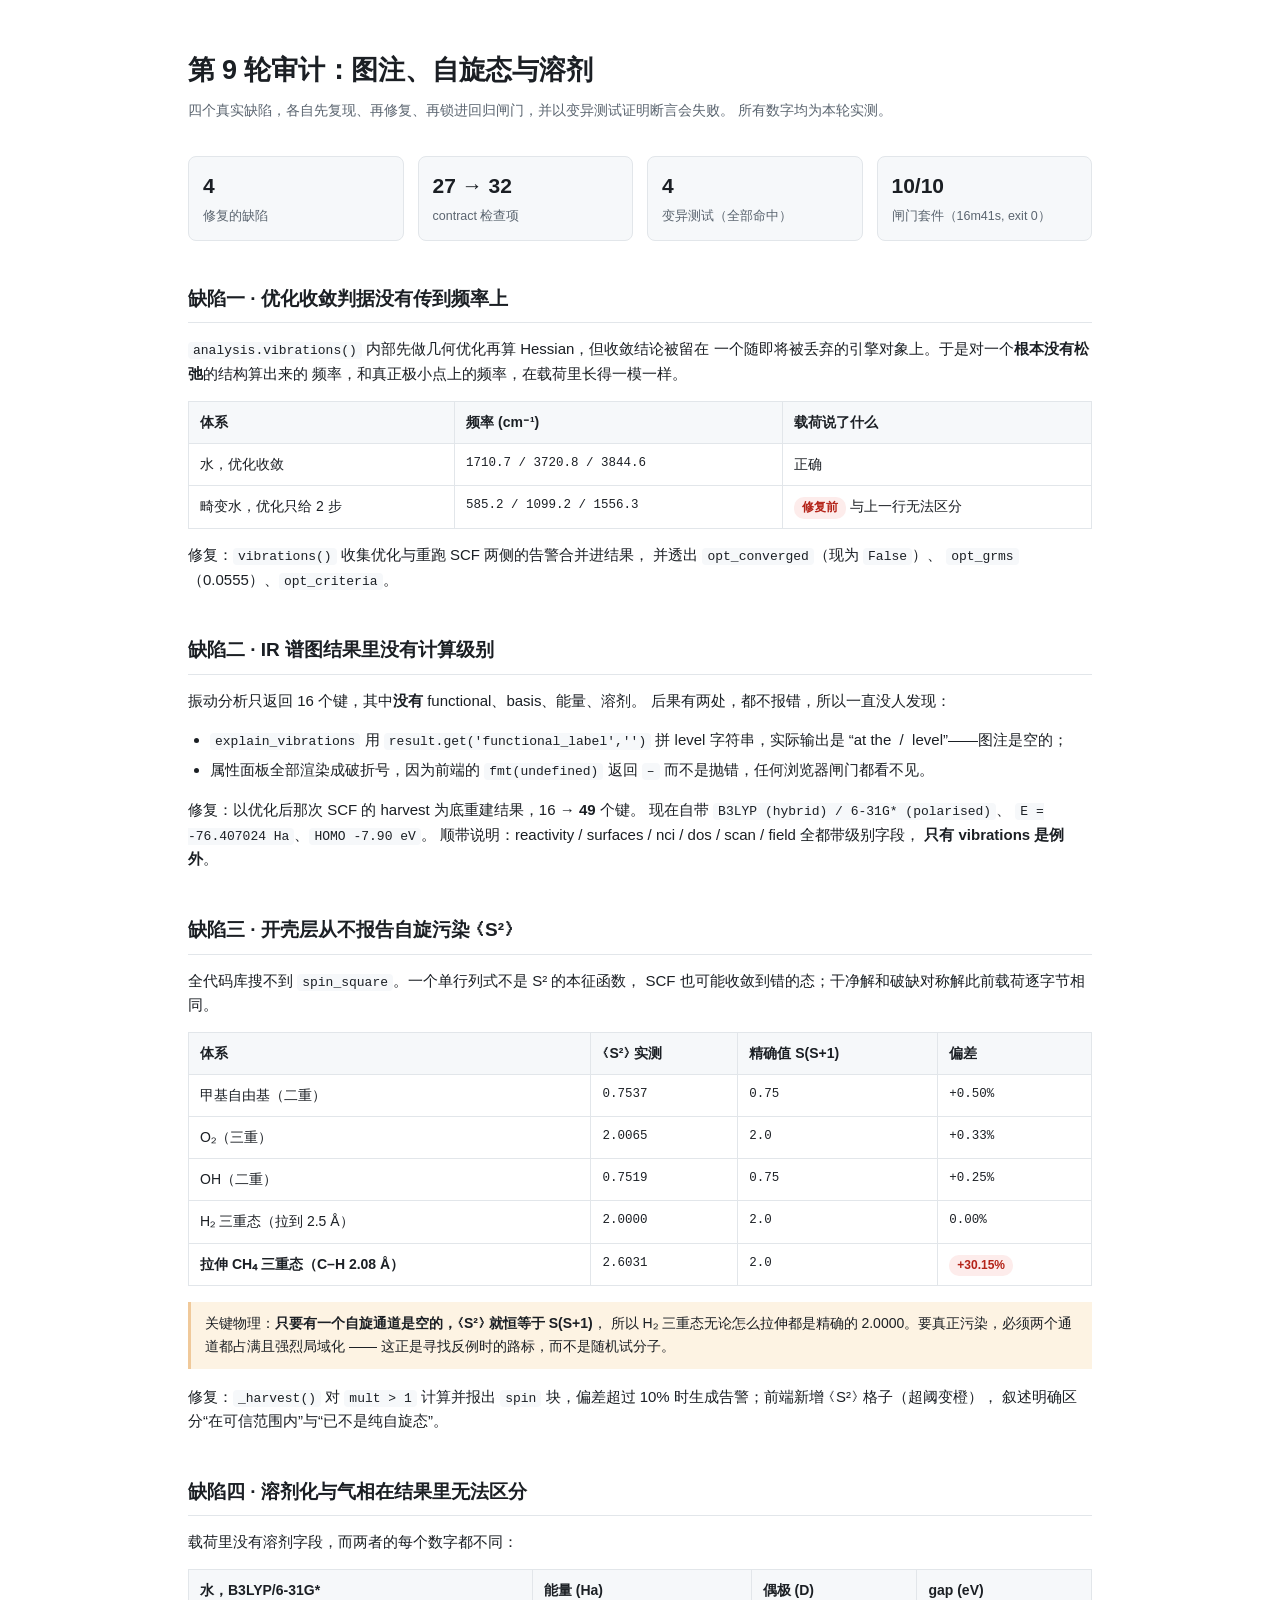
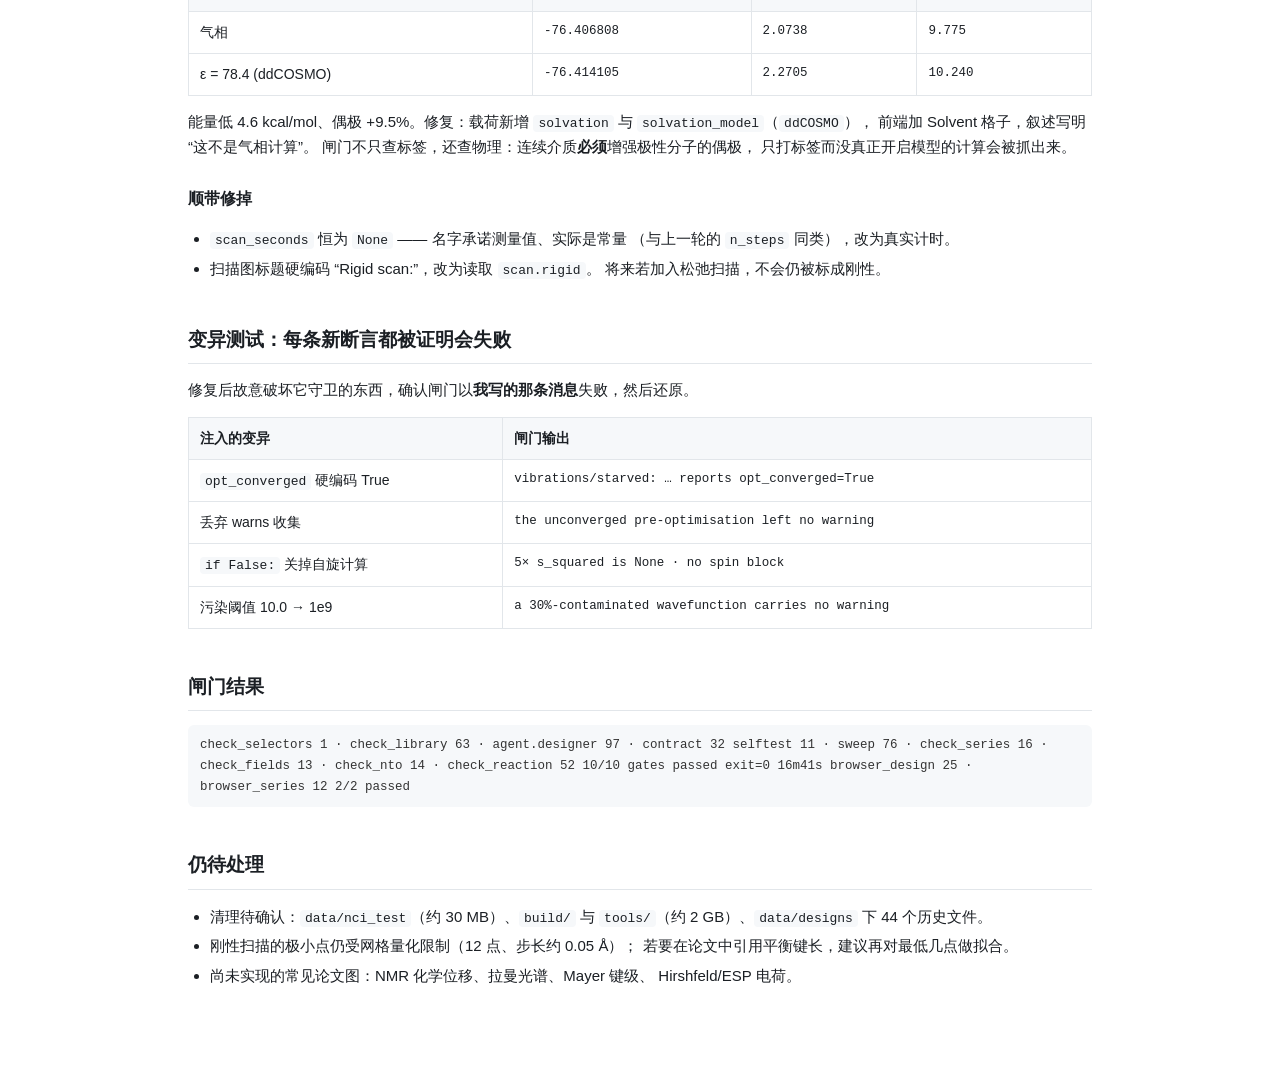
<file: reports/round-09-audit.html>
<!DOCTYPE html>
<html lang="zh-CN">
<head>
<meta charset="utf-8">
<meta name="viewport" content="width=device-width, initial-scale=1">
<title>ChatDFT 审计 · 第 9 轮 — 出处、自旋、溶剂</title>
<style>
  :root {
    --ink: #1b1f24; --muted: #5b6570; --line: #e2e6ea; --bg: #ffffff;
    --soft: #f6f8fa; --accent: #1f6feb; --warn: #9a5b00; --warnbg: #fdf3e3;
    --ok: #1a7f37; --okbg: #eaf6ec; --bad: #b42318; --badbg: #fdeceb;
  }
  * { box-sizing: border-box; }
  body { margin: 0; background: var(--bg); color: var(--ink);
    font: 15px/1.65 -apple-system, "Segoe UI", "PingFang SC",
    "Microsoft YaHei", Roboto, sans-serif; }
  main { max-width: 960px; margin: 0 auto; padding: 48px 28px 80px; }
  h1 { font-size: 27px; margin: 0 0 6px; letter-spacing: -.2px; }
  .sub { color: var(--muted); margin: 0 0 34px; font-size: 14px; }
  h2 { font-size: 19px; margin: 42px 0 14px; padding-bottom: 8px;
    border-bottom: 1px solid var(--line); }
  h3 { font-size: 16px; margin: 26px 0 8px; }
  p { margin: 10px 0; }
  code { background: var(--soft); padding: 1px 5px; border-radius: 4px;
    font-family: "SFMono-Regular", Consolas, monospace; font-size: 13px; }
  table { width: 100%; border-collapse: collapse; margin: 14px 0;
    font-size: 14px; }
  th, td { text-align: left; padding: 9px 11px; border: 1px solid var(--line);
    vertical-align: top; }
  th { background: var(--soft); font-weight: 600; }
  td.n { font-family: "SFMono-Regular", Consolas, monospace; font-size: 12.5px;
    white-space: nowrap; }
  .tag { display: inline-block; padding: 1px 8px; border-radius: 10px;
    font-size: 12px; font-weight: 600; }
  .t-ok { background: var(--okbg); color: var(--ok); }
  .t-bad { background: var(--badbg); color: var(--bad); }
  .t-warn { background: var(--warnbg); color: var(--warn); }
  .note { background: var(--warnbg); border-left: 3px solid #f0c99a;
    padding: 10px 14px; margin: 16px 0; font-size: 14px; }
  .quote { font-family: "SFMono-Regular", Consolas, monospace; font-size: 12.5px;
    background: var(--soft); padding: 10px 12px; border-radius: 6px;
    overflow-x: auto; margin: 10px 0; color: #333; }
  ul { padding-left: 22px; } li { margin: 5px 0; }
  .kpi { display: flex; gap: 14px; flex-wrap: wrap; margin: 18px 0 4px; }
  .kpi div { flex: 1 1 150px; border: 1px solid var(--line); border-radius: 8px;
    padding: 12px 14px; background: var(--soft); }
  .kpi b { display: block; font-size: 21px; }
  .kpi span { font-size: 12.5px; color: var(--muted); }
</style>
</head>
<body>
<main>

<h1>第 9 轮审计：图注、自旋态与溶剂</h1>
<p class="sub">四个真实缺陷，各自先复现、再修复、再锁进回归闸门，并以变异测试证明断言会失败。
所有数字均为本轮实测。</p>

<div class="kpi">
  <div><b>4</b><span>修复的缺陷</span></div>
  <div><b>27 → 32</b><span>contract 检查项</span></div>
  <div><b>4</b><span>变异测试（全部命中）</span></div>
  <div><b>10/10</b><span>闸门套件（16m41s, exit 0）</span></div>
</div>

<h2>缺陷一 · 优化收敛判据没有传到频率上</h2>
<p><code>analysis.vibrations()</code> 内部先做几何优化再算 Hessian，但收敛结论被留在
一个随即将被丢弃的引擎对象上。于是对一个<strong>根本没有松弛</strong>的结构算出来的
频率，和真正极小点上的频率，在载荷里长得一模一样。</p>
<table>
  <tr><th>体系</th><th>频率 (cm⁻¹)</th><th>载荷说了什么</th></tr>
  <tr><td>水，优化收敛</td><td class="n">1710.7 / 3720.8 / 3844.6</td><td>正确</td></tr>
  <tr><td>畸变水，优化只给 2 步</td><td class="n">585.2 / 1099.2 / 1556.3</td>
      <td><span class="tag t-bad">修复前</span> 与上一行无法区分</td></tr>
</table>
<p>修复：<code>vibrations()</code> 收集优化与重跑 SCF 两侧的告警合并进结果，
并透出 <code>opt_converged</code>（现为 <code>False</code>）、
<code>opt_grms</code>（0.0555）、<code>opt_criteria</code>。</p>

<h2>缺陷二 · IR 谱图结果里没有计算级别</h2>
<p>振动分析只返回 16 个键，其中<strong>没有</strong> functional、basis、能量、溶剂。
后果有两处，都不报错，所以一直没人发现：</p>
<ul>
  <li><code>explain_vibrations</code> 用 <code>result.get('functional_label','')</code>
      拼 level 字符串，实际输出是 “at the &nbsp;/&nbsp; level”——图注是空的；</li>
  <li>属性面板全部渲染成破折号，因为前端的 <code>fmt(undefined)</code> 返回
      <code>&ndash;</code> 而不是抛错，任何浏览器闸门都看不见。</li>
</ul>
<p>修复：以优化后那次 SCF 的 harvest 为底重建结果，16 → <strong>49</strong> 个键。
现在自带 <code>B3LYP (hybrid) / 6-31G* (polarised)</code>、
<code>E = -76.407024 Ha</code>、<code>HOMO -7.90 eV</code>。
顺带说明：reactivity / surfaces / nci / dos / scan / field 全都带级别字段，
<strong>只有 vibrations 是例外</strong>。</p>

<h2>缺陷三 · 开壳层从不报告自旋污染 ⟨S²⟩</h2>
<p>全代码库搜不到 <code>spin_square</code>。一个单行列式不是 S² 的本征函数，
SCF 也可能收敛到错的态；干净解和破缺对称解此前载荷逐字节相同。</p>
<table>
  <tr><th>体系</th><th>⟨S²⟩ 实测</th><th>精确值 S(S+1)</th><th>偏差</th></tr>
  <tr><td>甲基自由基（二重）</td><td class="n">0.7537</td><td class="n">0.75</td><td class="n">+0.50%</td></tr>
  <tr><td>O₂（三重）</td><td class="n">2.0065</td><td class="n">2.0</td><td class="n">+0.33%</td></tr>
  <tr><td>OH（二重）</td><td class="n">0.7519</td><td class="n">0.75</td><td class="n">+0.25%</td></tr>
  <tr><td>H₂ 三重态（拉到 2.5 Å）</td><td class="n">2.0000</td><td class="n">2.0</td><td class="n">0.00%</td></tr>
  <tr><td><strong>拉伸 CH₄ 三重态（C–H 2.08 Å）</strong></td>
      <td class="n">2.6031</td><td class="n">2.0</td>
      <td><span class="tag t-bad">+30.15%</span></td></tr>
</table>
<div class="note">
关键物理：<strong>只要有一个自旋通道是空的，⟨S²⟩ 就恒等于 S(S+1)</strong>，
所以 H₂ 三重态无论怎么拉伸都是精确的 2.0000。要真正污染，必须两个通道都占满且强烈局域化 ——
这正是寻找反例时的路标，而不是随机试分子。
</div>
<p>修复：<code>_harvest()</code> 对 <code>mult &gt; 1</code> 计算并报出
<code>spin</code> 块，偏差超过 10% 时生成告警；前端新增 ⟨S²⟩ 格子（超阈变橙），
叙述明确区分“在可信范围内”与“已不是纯自旋态”。</p>

<h2>缺陷四 · 溶剂化与气相在结果里无法区分</h2>
<p>载荷里没有溶剂字段，而两者的每个数字都不同：</p>
<table>
  <tr><th>水，B3LYP/6-31G*</th><th>能量 (Ha)</th><th>偶极 (D)</th><th>gap (eV)</th></tr>
  <tr><td>气相</td><td class="n">-76.406808</td><td class="n">2.0738</td><td class="n">9.775</td></tr>
  <tr><td>ε = 78.4 (ddCOSMO)</td><td class="n">-76.414105</td><td class="n">2.2705</td><td class="n">10.240</td></tr>
</table>
<p>能量低 4.6 kcal/mol、偶极 +9.5%。修复：载荷新增
<code>solvation</code> 与 <code>solvation_model</code>（<code>ddCOSMO</code>），
前端加 Solvent 格子，叙述写明“这不是气相计算”。
闸门不只查标签，还查物理：连续介质<strong>必须</strong>增强极性分子的偶极，
只打标签而没真正开启模型的计算会被抓出来。</p>

<h3>顺带修掉</h3>
<ul>
  <li><code>scan_seconds</code> 恒为 <code>None</code> —— 名字承诺测量值、实际是常量
      （与上一轮的 <code>n_steps</code> 同类），改为真实计时。</li>
  <li>扫描图标题硬编码 “Rigid scan:”，改为读取 <code>scan.rigid</code>。
      将来若加入松弛扫描，不会仍被标成刚性。</li>
</ul>

<h2>变异测试：每条新断言都被证明会失败</h2>
<p>修复后故意破坏它守卫的东西，确认闸门以<strong>我写的那条消息</strong>失败，然后还原。</p>
<table>
  <tr><th>注入的变异</th><th>闸门输出</th></tr>
  <tr><td><code>opt_converged</code> 硬编码 True</td>
      <td class="n">vibrations/starved: … reports opt_converged=True</td></tr>
  <tr><td>丢弃 warns 收集</td>
      <td class="n">the unconverged pre-optimisation left no warning</td></tr>
  <tr><td><code>if False:</code> 关掉自旋计算</td>
      <td class="n">5× s_squared is None · no spin block</td></tr>
  <tr><td>污染阈值 10.0 → 1e9</td>
      <td class="n">a 30%-contaminated wavefunction carries no warning</td></tr>
</table>

<h2>闸门结果</h2>
<div class="quote">check_selectors 1 · check_library 63 · agent.designer 97 · contract 32
selftest 11 · sweep 76 · check_series 16 · check_fields 13 · check_nto 14 · check_reaction 52
10/10 gates passed   exit=0   16m41s
browser_design 25 · browser_series 12   2/2 passed</div>

<h2>仍待处理</h2>
<ul>
  <li>清理待确认：<code>data/nci_test</code>（约 30 MB）、<code>build/</code> 与
      <code>tools/</code>（约 2 GB）、<code>data/designs</code> 下 44 个历史文件。</li>
  <li>刚性扫描的极小点仍受网格量化限制（12 点、步长约 0.05 Å）；
      若要在论文中引用平衡键长，建议再对最低几点做拟合。</li>
  <li>尚未实现的常见论文图：NMR 化学位移、拉曼光谱、Mayer 键级、
      Hirshfeld/ESP 电荷。</li>
</ul>

</main>
</body>
</html>
</file>
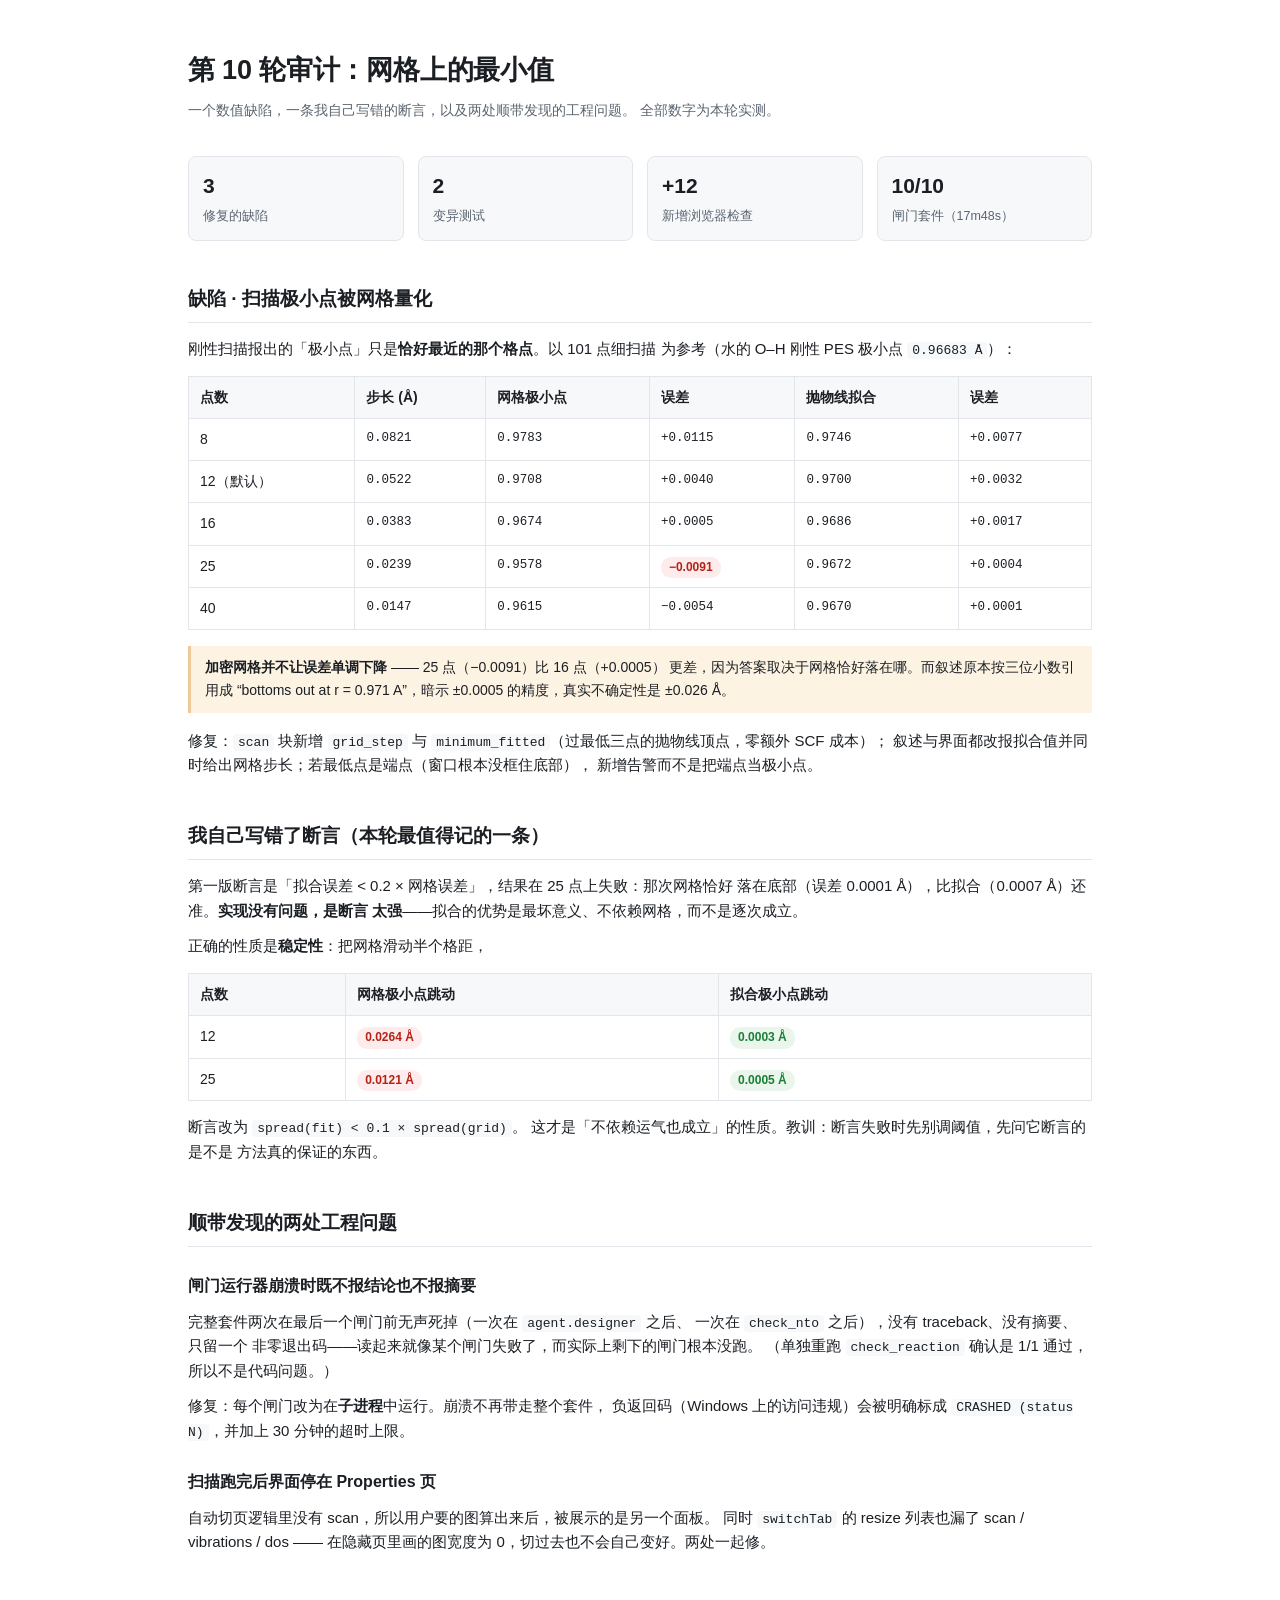
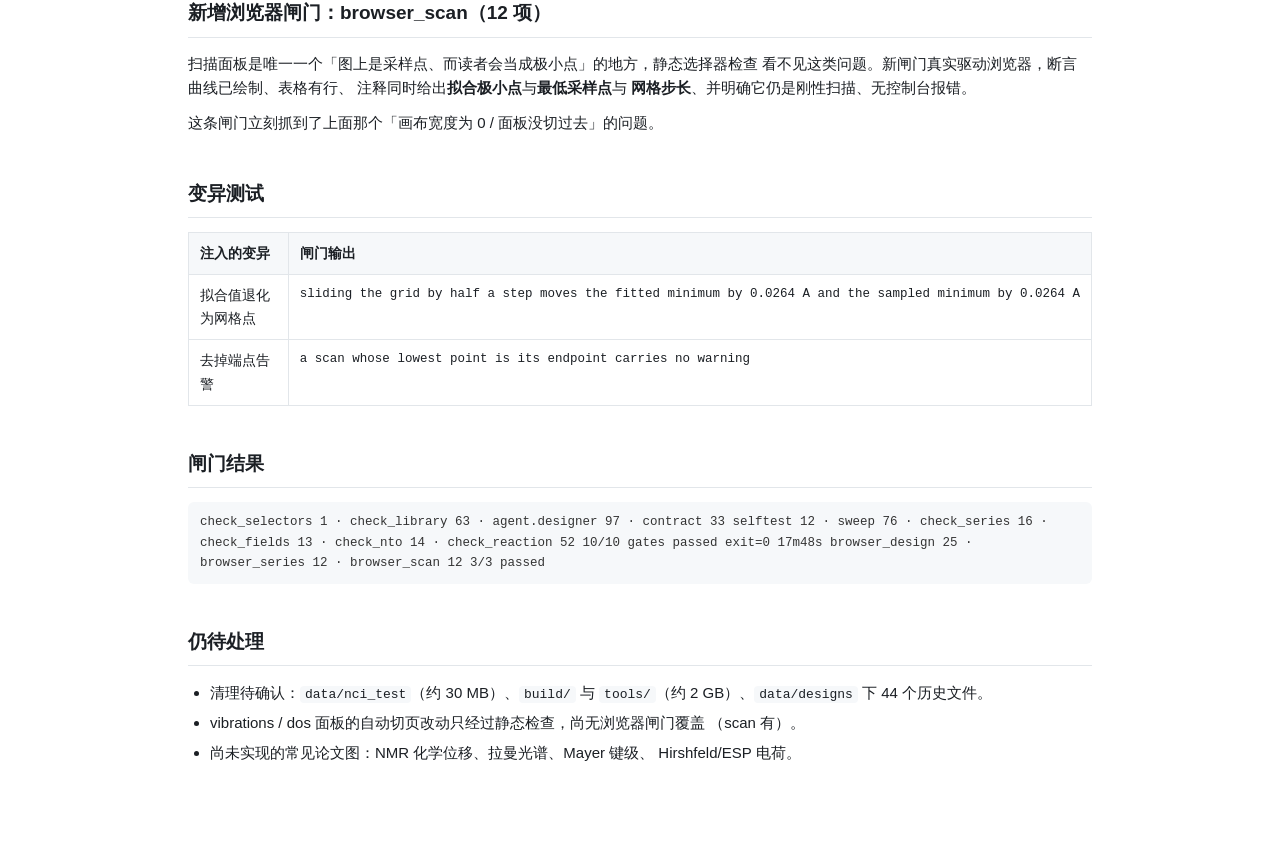
<file: reports/round-10-audit.html>
<!DOCTYPE html>
<html lang="zh-CN">
<head>
<meta charset="utf-8">
<meta name="viewport" content="width=device-width, initial-scale=1">
<title>ChatDFT 审计 · 第 10 轮 — 网格上的最小值、以及我自己写错的断言</title>
<style>
  :root {
    --ink: #1b1f24; --muted: #5b6570; --line: #e2e6ea; --bg: #ffffff;
    --soft: #f6f8fa; --accent: #1f6feb; --warn: #9a5b00; --warnbg: #fdf3e3;
    --ok: #1a7f37; --okbg: #eaf6ec; --bad: #b42318; --badbg: #fdeceb;
  }
  * { box-sizing: border-box; }
  body { margin: 0; background: var(--bg); color: var(--ink);
    font: 15px/1.65 -apple-system, "Segoe UI", "PingFang SC",
    "Microsoft YaHei", Roboto, sans-serif; }
  main { max-width: 960px; margin: 0 auto; padding: 48px 28px 80px; }
  h1 { font-size: 27px; margin: 0 0 6px; letter-spacing: -.2px; }
  .sub { color: var(--muted); margin: 0 0 34px; font-size: 14px; }
  h2 { font-size: 19px; margin: 42px 0 14px; padding-bottom: 8px;
    border-bottom: 1px solid var(--line); }
  h3 { font-size: 16px; margin: 26px 0 8px; }
  p { margin: 10px 0; }
  code { background: var(--soft); padding: 1px 5px; border-radius: 4px;
    font-family: "SFMono-Regular", Consolas, monospace; font-size: 13px; }
  table { width: 100%; border-collapse: collapse; margin: 14px 0;
    font-size: 14px; }
  th, td { text-align: left; padding: 9px 11px; border: 1px solid var(--line);
    vertical-align: top; }
  th { background: var(--soft); font-weight: 600; }
  td.n { font-family: "SFMono-Regular", Consolas, monospace; font-size: 12.5px;
    white-space: nowrap; }
  .tag { display: inline-block; padding: 1px 8px; border-radius: 10px;
    font-size: 12px; font-weight: 600; }
  .t-ok { background: var(--okbg); color: var(--ok); }
  .t-bad { background: var(--badbg); color: var(--bad); }
  .t-warn { background: var(--warnbg); color: var(--warn); }
  .note { background: var(--warnbg); border-left: 3px solid #f0c99a;
    padding: 10px 14px; margin: 16px 0; font-size: 14px; }
  .quote { font-family: "SFMono-Regular", Consolas, monospace; font-size: 12.5px;
    background: var(--soft); padding: 10px 12px; border-radius: 6px;
    overflow-x: auto; margin: 10px 0; color: #333; }
  ul { padding-left: 22px; } li { margin: 5px 0; }
  .kpi { display: flex; gap: 14px; flex-wrap: wrap; margin: 18px 0 4px; }
  .kpi div { flex: 1 1 150px; border: 1px solid var(--line); border-radius: 8px;
    padding: 12px 14px; background: var(--soft); }
  .kpi b { display: block; font-size: 21px; }
  .kpi span { font-size: 12.5px; color: var(--muted); }
</style>
</head>
<body>
<main>

<h1>第 10 轮审计：网格上的最小值</h1>
<p class="sub">一个数值缺陷，一条我自己写错的断言，以及两处顺带发现的工程问题。
全部数字为本轮实测。</p>

<div class="kpi">
  <div><b>3</b><span>修复的缺陷</span></div>
  <div><b>2</b><span>变异测试</span></div>
  <div><b>+12</b><span>新增浏览器检查</span></div>
  <div><b>10/10</b><span>闸门套件（17m48s）</span></div>
</div>

<h2>缺陷 · 扫描极小点被网格量化</h2>
<p>刚性扫描报出的「极小点」只是<strong>恰好最近的那个格点</strong>。以 101 点细扫描
为参考（水的 O–H 刚性 PES 极小点 <code>0.96683 Å</code>）：</p>
<table>
  <tr><th>点数</th><th>步长 (Å)</th><th>网格极小点</th><th>误差</th>
      <th>抛物线拟合</th><th>误差</th></tr>
  <tr><td>8</td><td class="n">0.0821</td><td class="n">0.9783</td>
      <td class="n">+0.0115</td><td class="n">0.9746</td><td class="n">+0.0077</td></tr>
  <tr><td>12（默认）</td><td class="n">0.0522</td><td class="n">0.9708</td>
      <td class="n">+0.0040</td><td class="n">0.9700</td><td class="n">+0.0032</td></tr>
  <tr><td>16</td><td class="n">0.0383</td><td class="n">0.9674</td>
      <td class="n">+0.0005</td><td class="n">0.9686</td><td class="n">+0.0017</td></tr>
  <tr><td>25</td><td class="n">0.0239</td><td class="n">0.9578</td>
      <td><span class="tag t-bad">−0.0091</span></td>
      <td class="n">0.9672</td><td class="n">+0.0004</td></tr>
  <tr><td>40</td><td class="n">0.0147</td><td class="n">0.9615</td>
      <td class="n">−0.0054</td><td class="n">0.9670</td><td class="n">+0.0001</td></tr>
</table>
<div class="note">
<strong>加密网格并不让误差单调下降</strong> —— 25 点（−0.0091）比 16 点（+0.0005）
更差，因为答案取决于网格恰好落在哪。而叙述原本按三位小数引用成
“bottoms out at r = 0.971 A”，暗示 ±0.0005 的精度，真实不确定性是 ±0.026 Å。
</div>
<p>修复：<code>scan</code> 块新增 <code>grid_step</code> 与
<code>minimum_fitted</code>（过最低三点的抛物线顶点，零额外 SCF 成本）；
叙述与界面都改报拟合值并同时给出网格步长；若最低点是端点（窗口根本没框住底部），
新增告警而不是把端点当极小点。</p>

<h2>我自己写错了断言（本轮最值得记的一条）</h2>
<p>第一版断言是「拟合误差 &lt; 0.2 × 网格误差」，结果在 25 点上失败：那次网格恰好
落在底部（误差 0.0001 Å），比拟合（0.0007 Å）还准。<strong>实现没有问题，是断言
太强</strong>——拟合的优势是最坏意义、不依赖网格，而不是逐次成立。</p>
<p>正确的性质是<strong>稳定性</strong>：把网格滑动半个格距，</p>
<table>
  <tr><th>点数</th><th>网格极小点跳动</th><th>拟合极小点跳动</th></tr>
  <tr><td>12</td><td><span class="tag t-bad">0.0264 Å</span></td>
      <td><span class="tag t-ok">0.0003 Å</span></td></tr>
  <tr><td>25</td><td><span class="tag t-bad">0.0121 Å</span></td>
      <td><span class="tag t-ok">0.0005 Å</span></td></tr>
</table>
<p>断言改为 <code>spread(fit) &lt; 0.1 × spread(grid)</code>。
这才是「不依赖运气也成立」的性质。教训：断言失败时先别调阈值，先问它断言的是不是
方法真的保证的东西。</p>

<h2>顺带发现的两处工程问题</h2>
<h3>闸门运行器崩溃时既不报结论也不报摘要</h3>
<p>完整套件两次在最后一个闸门前无声死掉（一次在 <code>agent.designer</code> 之后、
一次在 <code>check_nto</code> 之后），没有 traceback、没有摘要、只留一个
非零退出码——读起来就像某个闸门失败了，而实际上剩下的闸门根本没跑。
（单独重跑 <code>check_reaction</code> 确认是 1/1 通过，所以不是代码问题。）</p>
<p>修复：每个闸门改为在<strong>子进程</strong>中运行。崩溃不再带走整个套件，
负返回码（Windows 上的访问违规）会被明确标成
<code>CRASHED (status N)</code>，并加上 30 分钟的超时上限。</p>

<h3>扫描跑完后界面停在 Properties 页</h3>
<p>自动切页逻辑里没有 scan，所以用户要的图算出来后，被展示的是另一个面板。
同时 <code>switchTab</code> 的 resize 列表也漏了 scan / vibrations / dos ——
在隐藏页里画的图宽度为 0，切过去也不会自己变好。两处一起修。</p>

<h2>新增浏览器闸门：browser_scan（12 项）</h2>
<p>扫描面板是唯一一个「图上是采样点、而读者会当成极小点」的地方，静态选择器检查
看不见这类问题。新闸门真实驱动浏览器，断言曲线已绘制、表格有行、
注释同时给出<strong>拟合极小点</strong>与<strong>最低采样点</strong>与
<strong>网格步长</strong>、并明确它仍是刚性扫描、无控制台报错。</p>
<p>这条闸门立刻抓到了上面那个「画布宽度为 0 / 面板没切过去」的问题。</p>

<h2>变异测试</h2>
<table>
  <tr><th>注入的变异</th><th>闸门输出</th></tr>
  <tr><td>拟合值退化为网格点</td>
      <td class="n">sliding the grid by half a step moves the fitted minimum by 0.0264 A and the sampled minimum by 0.0264 A</td></tr>
  <tr><td>去掉端点告警</td>
      <td class="n">a scan whose lowest point is its endpoint carries no warning</td></tr>
</table>

<h2>闸门结果</h2>
<div class="quote">check_selectors 1 · check_library 63 · agent.designer 97 · contract 33
selftest 12 · sweep 76 · check_series 16 · check_fields 13 · check_nto 14 · check_reaction 52
10/10 gates passed   exit=0   17m48s
browser_design 25 · browser_series 12 · browser_scan 12   3/3 passed</div>

<h2>仍待处理</h2>
<ul>
  <li>清理待确认：<code>data/nci_test</code>（约 30 MB）、<code>build/</code> 与
      <code>tools/</code>（约 2 GB）、<code>data/designs</code> 下 44 个历史文件。</li>
  <li>vibrations / dos 面板的自动切页改动只经过静态检查，尚无浏览器闸门覆盖
      （scan 有）。</li>
  <li>尚未实现的常见论文图：NMR 化学位移、拉曼光谱、Mayer 键级、
      Hirshfeld/ESP 电荷。</li>
</ul>

</main>
</body>
</html>
</file>
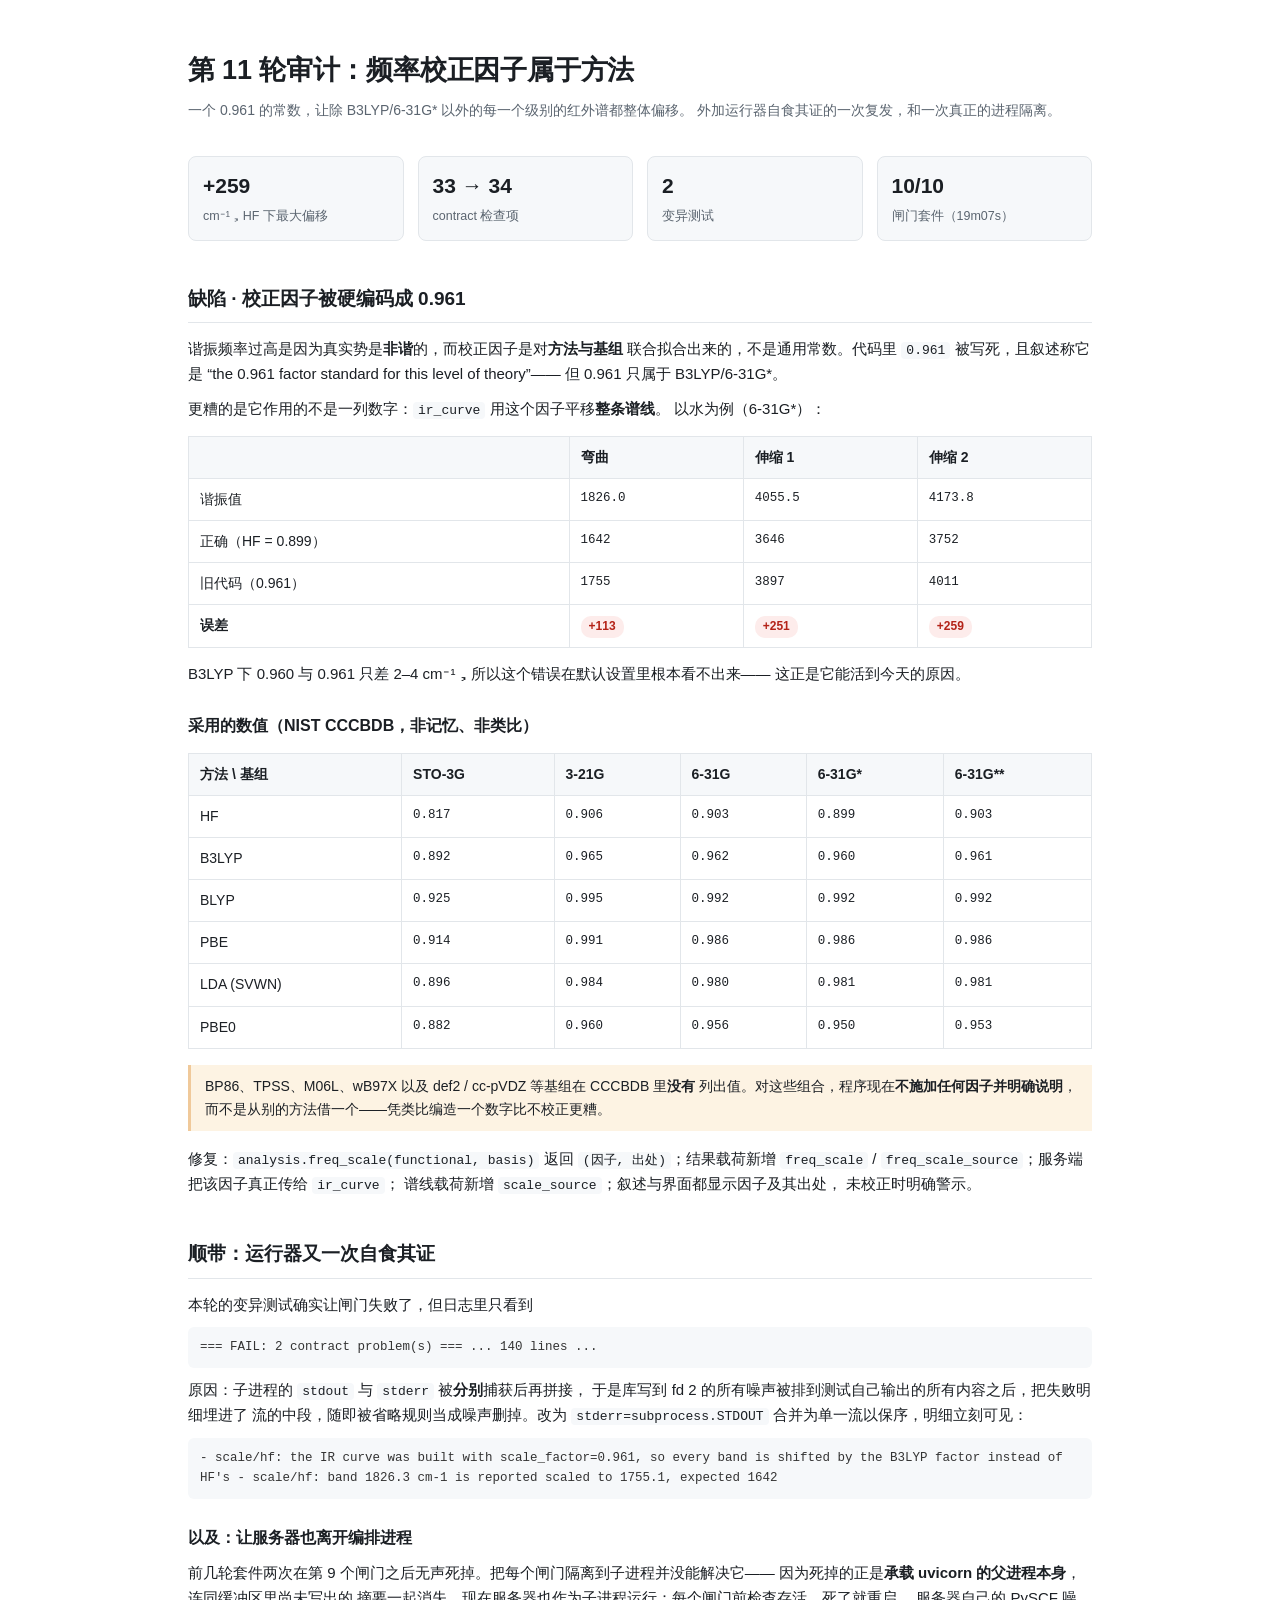
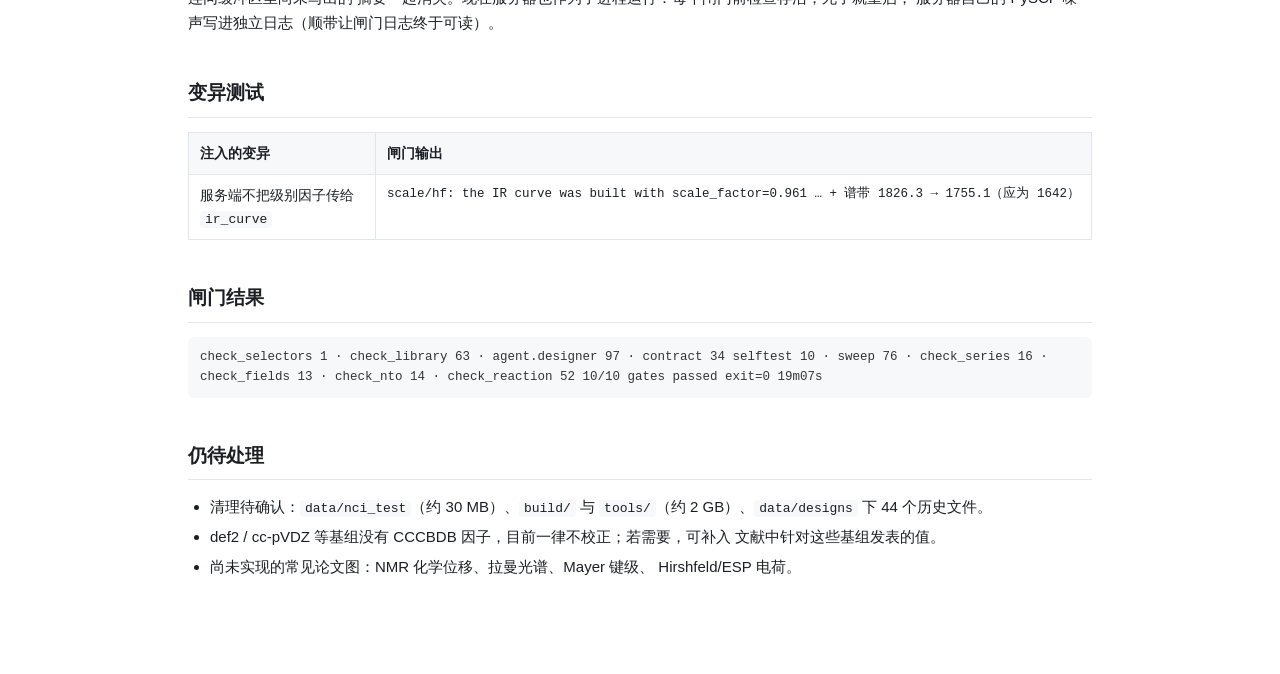
<file: reports/round-11-audit.html>
<!DOCTYPE html>
<html lang="zh-CN">
<head>
<meta charset="utf-8">
<meta name="viewport" content="width=device-width, initial-scale=1">
<title>ChatDFT 审计 · 第 11 轮 — 频率校正因子属于方法，不属于程序</title>
<style>
  :root {
    --ink: #1b1f24; --muted: #5b6570; --line: #e2e6ea; --bg: #ffffff;
    --soft: #f6f8fa; --warn: #9a5b00; --warnbg: #fdf3e3;
    --ok: #1a7f37; --okbg: #eaf6ec; --bad: #b42318; --badbg: #fdeceb;
  }
  * { box-sizing: border-box; }
  body { margin: 0; background: var(--bg); color: var(--ink);
    font: 15px/1.65 -apple-system, "Segoe UI", "PingFang SC",
    "Microsoft YaHei", Roboto, sans-serif; }
  main { max-width: 960px; margin: 0 auto; padding: 48px 28px 80px; }
  h1 { font-size: 27px; margin: 0 0 6px; letter-spacing: -.2px; }
  .sub { color: var(--muted); margin: 0 0 34px; font-size: 14px; }
  h2 { font-size: 19px; margin: 42px 0 14px; padding-bottom: 8px;
    border-bottom: 1px solid var(--line); }
  h3 { font-size: 16px; margin: 26px 0 8px; }
  p { margin: 10px 0; }
  code { background: var(--soft); padding: 1px 5px; border-radius: 4px;
    font-family: "SFMono-Regular", Consolas, monospace; font-size: 13px; }
  table { width: 100%; border-collapse: collapse; margin: 14px 0;
    font-size: 14px; }
  th, td { text-align: left; padding: 9px 11px; border: 1px solid var(--line);
    vertical-align: top; }
  th { background: var(--soft); font-weight: 600; }
  td.n { font-family: "SFMono-Regular", Consolas, monospace; font-size: 12.5px;
    white-space: nowrap; }
  .tag { display: inline-block; padding: 1px 8px; border-radius: 10px;
    font-size: 12px; font-weight: 600; }
  .t-ok { background: var(--okbg); color: var(--ok); }
  .t-bad { background: var(--badbg); color: var(--bad); }
  .note { background: var(--warnbg); border-left: 3px solid #f0c99a;
    padding: 10px 14px; margin: 16px 0; font-size: 14px; }
  .quote { font-family: "SFMono-Regular", Consolas, monospace; font-size: 12.5px;
    background: var(--soft); padding: 10px 12px; border-radius: 6px;
    overflow-x: auto; margin: 10px 0; color: #333; }
  ul { padding-left: 22px; } li { margin: 5px 0; }
  .kpi { display: flex; gap: 14px; flex-wrap: wrap; margin: 18px 0 4px; }
  .kpi div { flex: 1 1 150px; border: 1px solid var(--line); border-radius: 8px;
    padding: 12px 14px; background: var(--soft); }
  .kpi b { display: block; font-size: 21px; }
  .kpi span { font-size: 12.5px; color: var(--muted); }
</style>
</head>
<body>
<main>

<h1>第 11 轮审计：频率校正因子属于方法</h1>
<p class="sub">一个 0.961 的常数，让除 B3LYP/6-31G* 以外的每一个级别的红外谱都整体偏移。
外加运行器自食其证的一次复发，和一次真正的进程隔离。</p>

<div class="kpi">
  <div><b>+259</b><span>cm⁻¹，HF 下最大偏移</span></div>
  <div><b>33 → 34</b><span>contract 检查项</span></div>
  <div><b>2</b><span>变异测试</span></div>
  <div><b>10/10</b><span>闸门套件（19m07s）</span></div>
</div>

<h2>缺陷 · 校正因子被硬编码成 0.961</h2>
<p>谐振频率过高是因为真实势是<strong>非谐</strong>的，而校正因子是对<strong>方法与基组</strong>
联合拟合出来的，不是通用常数。代码里 <code>0.961</code> 被写死，且叙述称它是
“the 0.961 factor standard for this level of theory”—— 但 0.961 只属于
B3LYP/6-31G*。</p>
<p>更糟的是它作用的不是一列数字：<code>ir_curve</code> 用这个因子平移<strong>整条谱线</strong>。
以水为例（6-31G*）：</p>
<table>
  <tr><th></th><th>弯曲</th><th>伸缩 1</th><th>伸缩 2</th></tr>
  <tr><td>谐振值</td><td class="n">1826.0</td><td class="n">4055.5</td>
      <td class="n">4173.8</td></tr>
  <tr><td>正确（HF = 0.899）</td><td class="n">1642</td><td class="n">3646</td>
      <td class="n">3752</td></tr>
  <tr><td>旧代码（0.961）</td><td class="n">1755</td><td class="n">3897</td>
      <td class="n">4011</td></tr>
  <tr><td><strong>误差</strong></td>
      <td><span class="tag t-bad">+113</span></td>
      <td><span class="tag t-bad">+251</span></td>
      <td><span class="tag t-bad">+259</span></td></tr>
</table>
<p>B3LYP 下 0.960 与 0.961 只差 2–4 cm⁻¹，所以这个错误在默认设置里根本看不出来——
这正是它能活到今天的原因。</p>

<h3>采用的数值（NIST CCCBDB，非记忆、非类比）</h3>
<table>
  <tr><th>方法 \ 基组</th><th>STO-3G</th><th>3-21G</th><th>6-31G</th>
      <th>6-31G*</th><th>6-31G**</th></tr>
  <tr><td>HF</td><td class="n">0.817</td><td class="n">0.906</td>
      <td class="n">0.903</td><td class="n">0.899</td><td class="n">0.903</td></tr>
  <tr><td>B3LYP</td><td class="n">0.892</td><td class="n">0.965</td>
      <td class="n">0.962</td><td class="n">0.960</td><td class="n">0.961</td></tr>
  <tr><td>BLYP</td><td class="n">0.925</td><td class="n">0.995</td>
      <td class="n">0.992</td><td class="n">0.992</td><td class="n">0.992</td></tr>
  <tr><td>PBE</td><td class="n">0.914</td><td class="n">0.991</td>
      <td class="n">0.986</td><td class="n">0.986</td><td class="n">0.986</td></tr>
  <tr><td>LDA (SVWN)</td><td class="n">0.896</td><td class="n">0.984</td>
      <td class="n">0.980</td><td class="n">0.981</td><td class="n">0.981</td></tr>
  <tr><td>PBE0</td><td class="n">0.882</td><td class="n">0.960</td>
      <td class="n">0.956</td><td class="n">0.950</td><td class="n">0.953</td></tr>
</table>
<div class="note">
BP86、TPSS、M06L、wB97X 以及 def2 / cc-pVDZ 等基组在 CCCBDB 里<strong>没有</strong>
列出值。对这些组合，程序现在<strong>不施加任何因子并明确说明</strong>，
而不是从别的方法借一个——凭类比编造一个数字比不校正更糟。
</div>
<p>修复：<code>analysis.freq_scale(functional, basis)</code> 返回
<code>(因子, 出处)</code>；结果载荷新增 <code>freq_scale</code> /
<code>freq_scale_source</code>；服务端把该因子真正传给 <code>ir_curve</code>；
谱线载荷新增 <code>scale_source</code>；叙述与界面都显示因子及其出处，
未校正时明确警示。</p>

<h2>顺带：运行器又一次自食其证</h2>
<p>本轮的变异测试确实让闸门失败了，但日志里只看到</p>
<div class="quote">=== FAIL: 2 contract problem(s) ===
  ... 140 lines ...</div>
<p>原因：子进程的 <code>stdout</code> 与 <code>stderr</code> 被<strong>分别</strong>捕获后再拼接，
于是库写到 fd 2 的所有噪声被排到测试自己输出的所有内容之后，把失败明细埋进了
流的中段，随即被省略规则当成噪声删掉。改为 <code>stderr=subprocess.STDOUT</code>
合并为单一流以保序，明细立刻可见：</p>
<div class="quote">- scale/hf: the IR curve was built with scale_factor=0.961, so every band is
  shifted by the B3LYP factor instead of HF's
- scale/hf: band 1826.3 cm-1 is reported scaled to 1755.1, expected 1642</div>

<h3>以及：让服务器也离开编排进程</h3>
<p>前几轮套件两次在第 9 个闸门之后无声死掉。把每个闸门隔离到子进程并没能解决它——
因为死掉的正是<strong>承载 uvicorn 的父进程本身</strong>，连同缓冲区里尚未写出的
摘要一起消失。现在服务器也作为子进程运行：每个闸门前检查存活，死了就重启，
服务器自己的 PySCF 噪声写进独立日志（顺带让闸门日志终于可读）。</p>

<h2>变异测试</h2>
<table>
  <tr><th>注入的变异</th><th>闸门输出</th></tr>
  <tr><td>服务端不把级别因子传给 <code>ir_curve</code></td>
      <td class="n">scale/hf: the IR curve was built with scale_factor=0.961 … + 谱带 1826.3 → 1755.1（应为 1642）</td></tr>
</table>

<h2>闸门结果</h2>
<div class="quote">check_selectors 1 · check_library 63 · agent.designer 97 · contract 34
selftest 10 · sweep 76 · check_series 16 · check_fields 13 · check_nto 14 · check_reaction 52
10/10 gates passed   exit=0   19m07s</div>

<h2>仍待处理</h2>
<ul>
  <li>清理待确认：<code>data/nci_test</code>（约 30 MB）、<code>build/</code> 与
      <code>tools/</code>（约 2 GB）、<code>data/designs</code> 下 44 个历史文件。</li>
  <li>def2 / cc-pVDZ 等基组没有 CCCBDB 因子，目前一律不校正；若需要，可补入
      文献中针对这些基组发表的值。</li>
  <li>尚未实现的常见论文图：NMR 化学位移、拉曼光谱、Mayer 键级、
      Hirshfeld/ESP 电荷。</li>
</ul>

</main>
</body>
</html>
</file>
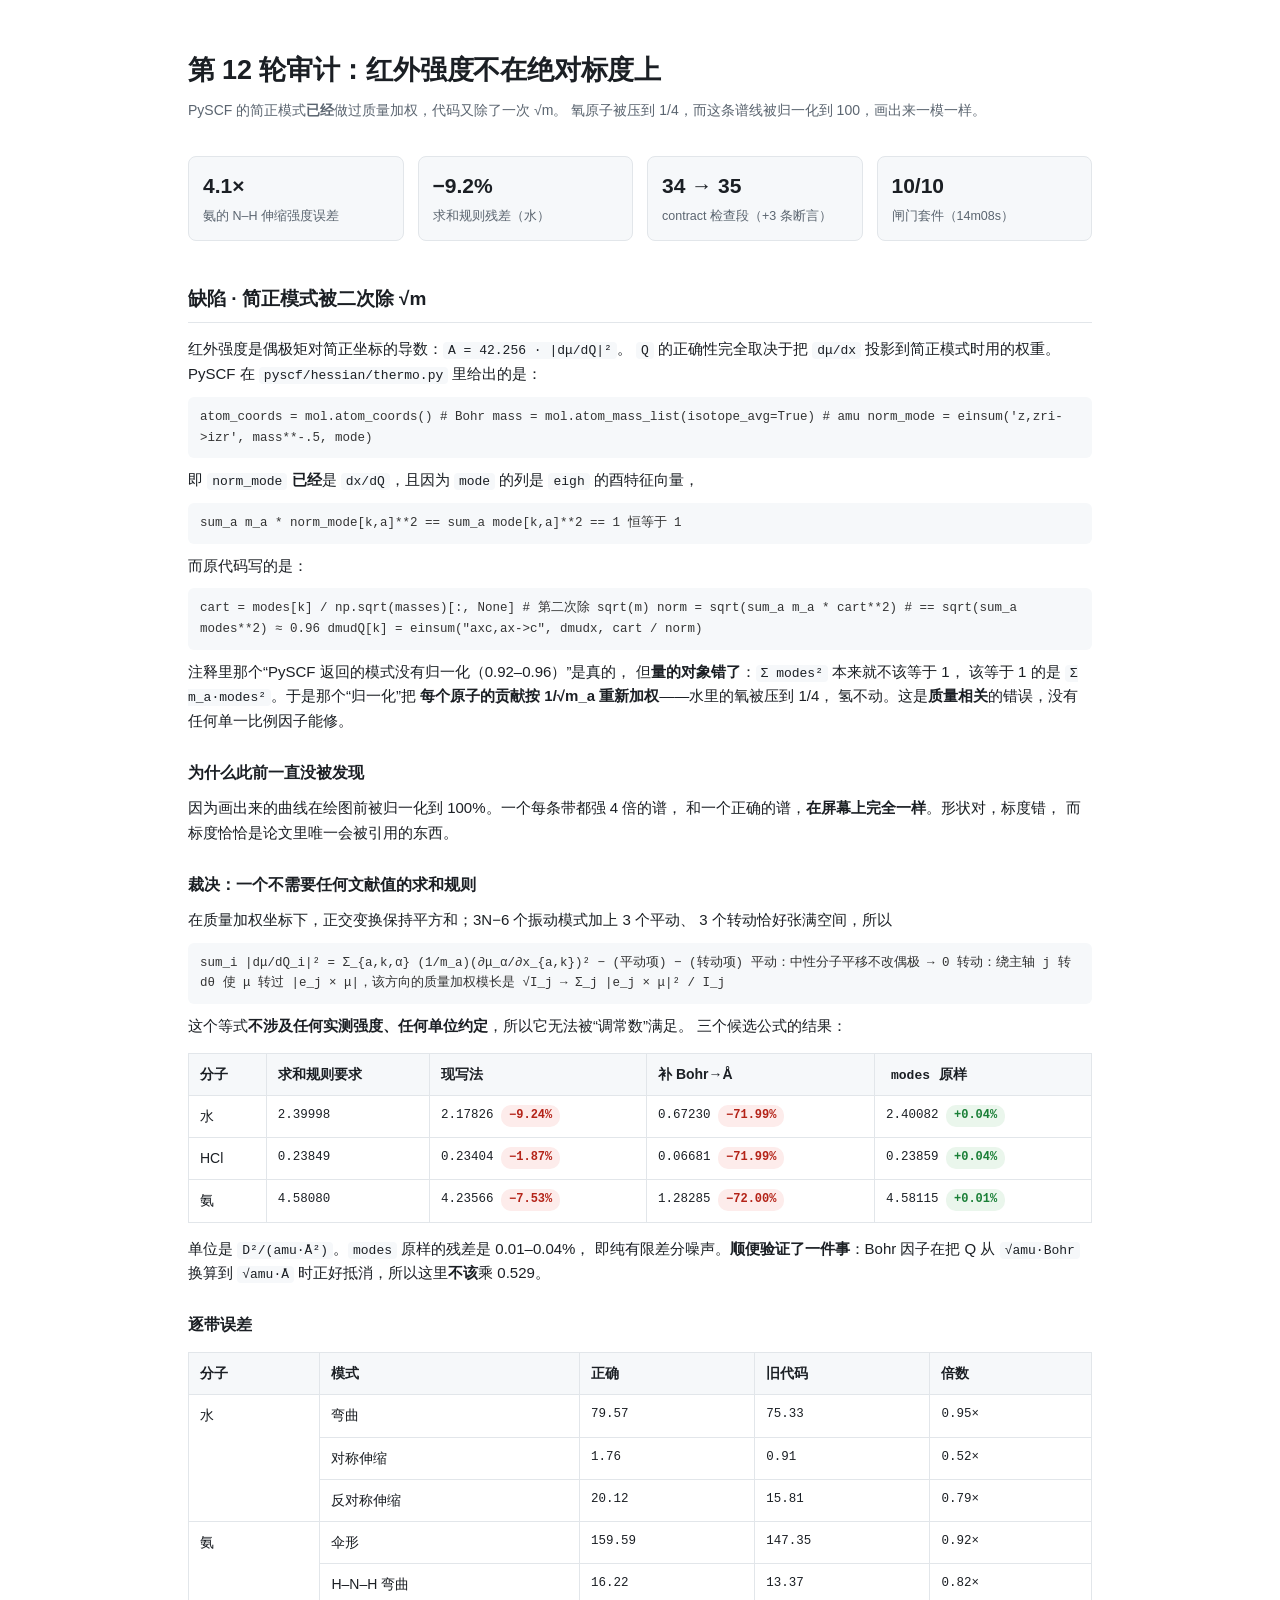
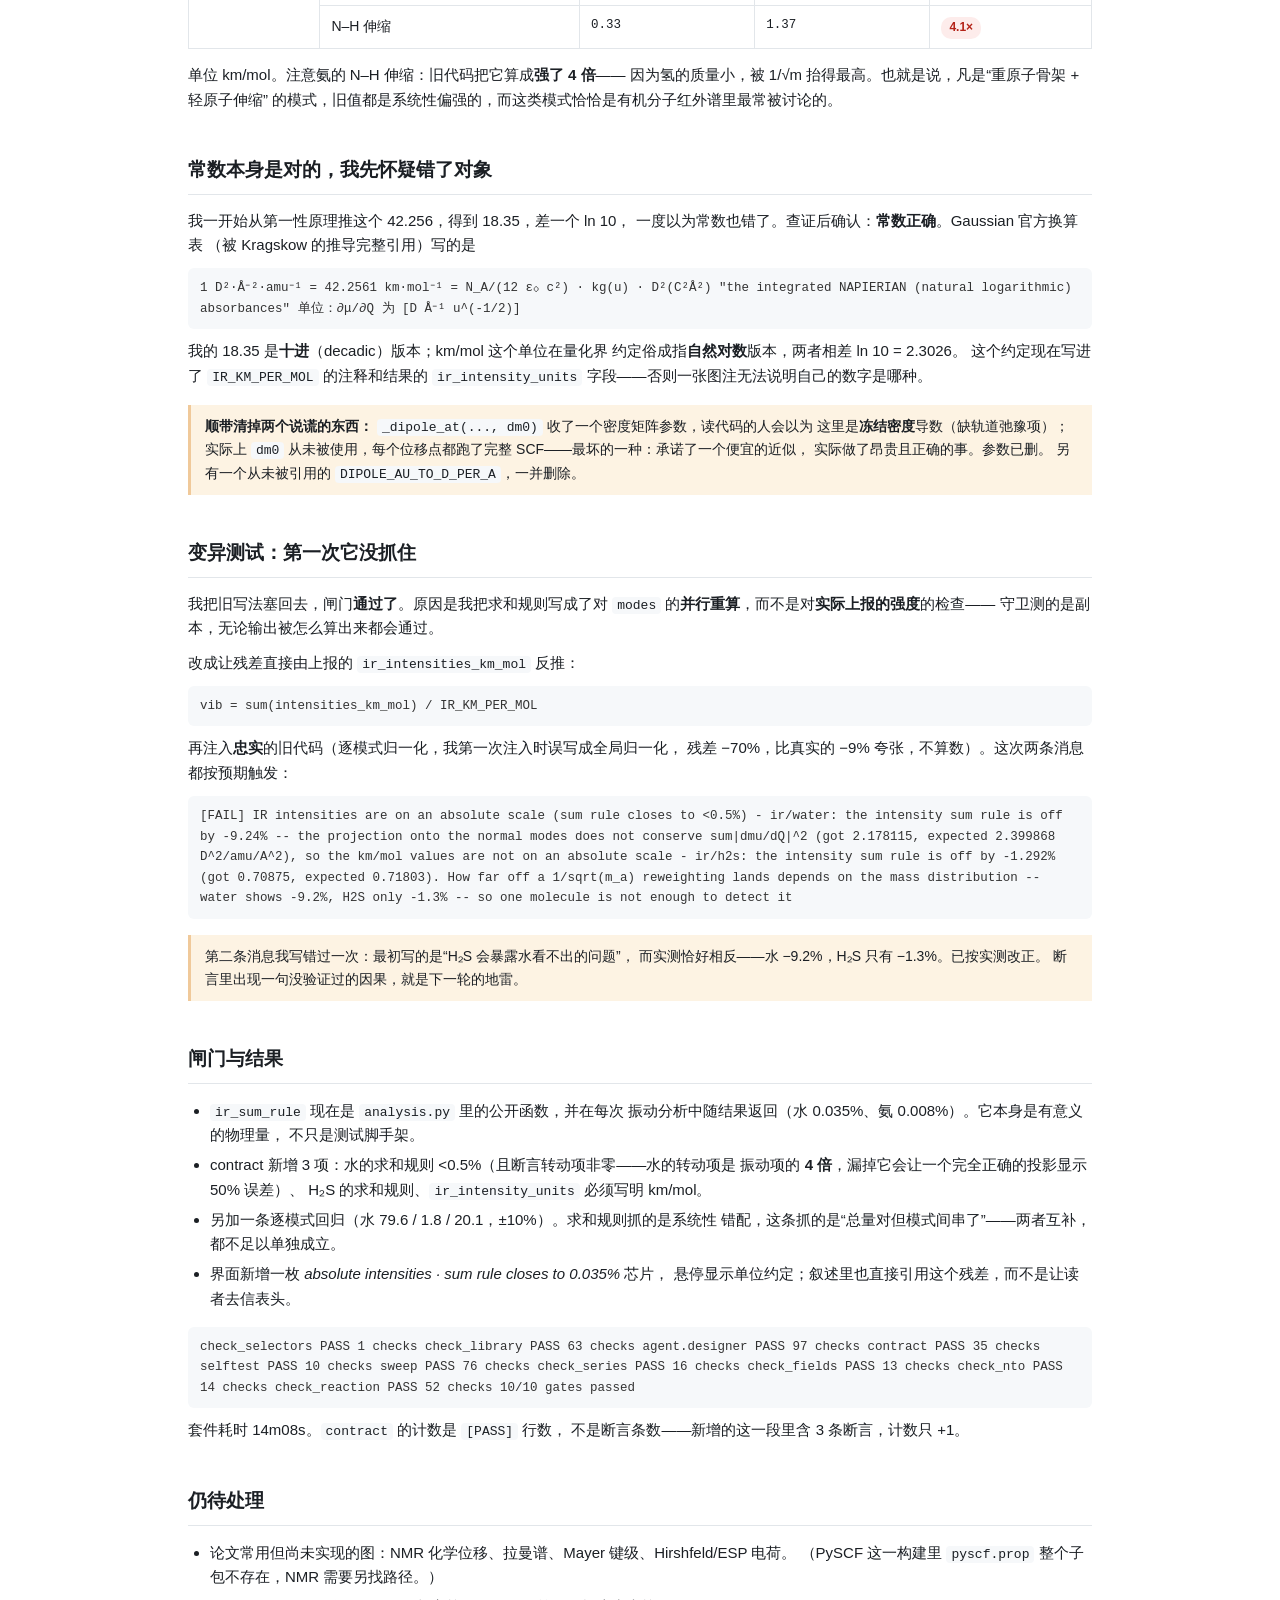
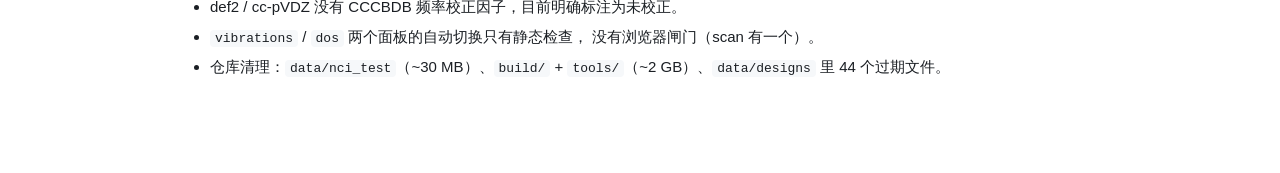
<file: reports/round-12-audit.html>
<!DOCTYPE html>
<html lang="zh-CN">
<head>
<meta charset="utf-8">
<meta name="viewport" content="width=device-width, initial-scale=1">
<title>ChatDFT 审计 · 第 12 轮 — 红外强度不在绝对标度上</title>
<style>
  :root {
    --ink: #1b1f24; --muted: #5b6570; --line: #e2e6ea; --bg: #ffffff;
    --soft: #f6f8fa; --warn: #9a5b00; --warnbg: #fdf3e3;
    --ok: #1a7f37; --okbg: #eaf6ec; --bad: #b42318; --badbg: #fdeceb;
  }
  * { box-sizing: border-box; }
  body { margin: 0; background: var(--bg); color: var(--ink);
    font: 15px/1.65 -apple-system, "Segoe UI", "PingFang SC",
    "Microsoft YaHei", Roboto, sans-serif; }
  main { max-width: 960px; margin: 0 auto; padding: 48px 28px 80px; }
  h1 { font-size: 27px; margin: 0 0 6px; letter-spacing: -.2px; }
  .sub { color: var(--muted); margin: 0 0 34px; font-size: 14px; }
  h2 { font-size: 19px; margin: 42px 0 14px; padding-bottom: 8px;
    border-bottom: 1px solid var(--line); }
  h3 { font-size: 16px; margin: 26px 0 8px; }
  p { margin: 10px 0; }
  code { background: var(--soft); padding: 1px 5px; border-radius: 4px;
    font-family: "SFMono-Regular", Consolas, monospace; font-size: 13px; }
  table { width: 100%; border-collapse: collapse; margin: 14px 0;
    font-size: 14px; }
  th, td { text-align: left; padding: 9px 11px; border: 1px solid var(--line);
    vertical-align: top; }
  th { background: var(--soft); font-weight: 600; }
  td.n { font-family: "SFMono-Regular", Consolas, monospace; font-size: 12.5px;
    white-space: nowrap; }
  .tag { display: inline-block; padding: 1px 8px; border-radius: 10px;
    font-size: 12px; font-weight: 600; }
  .t-ok { background: var(--okbg); color: var(--ok); }
  .t-bad { background: var(--badbg); color: var(--bad); }
  .note { background: var(--warnbg); border-left: 3px solid #f0c99a;
    padding: 10px 14px; margin: 16px 0; font-size: 14px; }
  .quote { font-family: "SFMono-Regular", Consolas, monospace; font-size: 12.5px;
    background: var(--soft); padding: 10px 12px; border-radius: 6px;
    overflow-x: auto; margin: 10px 0; color: #333; }
  ul { padding-left: 22px; } li { margin: 5px 0; }
  .kpi { display: flex; gap: 14px; flex-wrap: wrap; margin: 18px 0 4px; }
  .kpi div { flex: 1 1 150px; border: 1px solid var(--line); border-radius: 8px;
    padding: 12px 14px; background: var(--soft); }
  .kpi b { display: block; font-size: 21px; }
  .kpi span { font-size: 12.5px; color: var(--muted); }
</style>
</head>
<body>
<main>

<h1>第 12 轮审计：红外强度不在绝对标度上</h1>
<p class="sub">PySCF 的简正模式<strong>已经</strong>做过质量加权，代码又除了一次 √m。
氧原子被压到 1/4，而这条谱线被归一化到 100，画出来一模一样。</p>

<div class="kpi">
  <div><b>4.1×</b><span>氨的 N–H 伸缩强度误差</span></div>
  <div><b>−9.2%</b><span>求和规则残差（水）</span></div>
  <div><b>34 → 35</b><span>contract 检查段（+3 条断言）</span></div>
  <div><b>10/10</b><span>闸门套件（14m08s）</span></div>
</div>

<h2>缺陷 · 简正模式被二次除 √m</h2>

<p>红外强度是偶极矩对简正坐标的导数：<code>A = 42.256 · |dμ/dQ|²</code>。
<code>Q</code> 的正确性完全取决于把 <code>dμ/dx</code> 投影到简正模式时用的权重。
PySCF 在 <code>pyscf/hessian/thermo.py</code> 里给出的是：</p>

<div class="quote">atom_coords = mol.atom_coords()                     # Bohr
mass        = mol.atom_mass_list(isotope_avg=True) # amu
norm_mode   = einsum('z,zri->izr', mass**-.5, mode)</div>

<p>即 <code>norm_mode</code> <strong>已经</strong>是 <code>dx/dQ</code>，且因为 <code>mode</code>
的列是 <code>eigh</code> 的酉特征向量，</p>

<div class="quote">sum_a m_a * norm_mode[k,a]**2 == sum_a mode[k,a]**2 == 1   恒等于 1</div>

<p>而原代码写的是：</p>

<div class="quote">cart = modes[k] / np.sqrt(masses)[:, None]      # 第二次除 sqrt(m)
norm = sqrt(sum_a m_a * cart**2)               # == sqrt(sum_a modes**2) ≈ 0.96
dmudQ[k] = einsum("axc,ax->c", dmudx, cart / norm)</div>

<p>注释里那个“PySCF 返回的模式没有归一化（0.92–0.96）”是真的，
但<strong>量的对象错了</strong>：<code>Σ modes²</code> 本来就不该等于 1，
该等于 1 的是 <code>Σ m_a·modes²</code>。于是那个“归一化”把
<strong>每个原子的贡献按 1/√m_a 重新加权</strong>——水里的氧被压到 1/4，
氢不动。这是<strong>质量相关</strong>的错误，没有任何单一比例因子能修。</p>

<h3>为什么此前一直没被发现</h3>
<p>因为画出来的曲线在绘图前被归一化到 100%。一个每条带都强 4 倍的谱，
和一个正确的谱，<strong>在屏幕上完全一样</strong>。形状对，标度错，
而标度恰恰是论文里唯一会被引用的东西。</p>

<h3>裁决：一个不需要任何文献值的求和规则</h3>
<p>在质量加权坐标下，正交变换保持平方和；3N−6 个振动模式加上 3 个平动、
3 个转动恰好张满空间，所以</p>

<div class="quote">sum_i |dμ/dQ_i|² = Σ_{a,k,α} (1/m_a)(∂μ_α/∂x_{a,k})²
                  − (平动项) − (转动项)

平动：中性分子平移不改偶极 → 0
转动：绕主轴 j 转 dθ 使 μ 转过 |e_j × μ|，该方向的质量加权模长是 √I_j
      → Σ_j |e_j × μ|² / I_j</div>

<p>这个等式<strong>不涉及任何实测强度、任何单位约定</strong>，所以它无法被“调常数”满足。
三个候选公式的结果：</p>

<table>
  <tr><th>分子</th><th>求和规则要求</th><th>现写法</th><th>补 Bohr→Å</th>
      <th><code>modes</code> 原样</th></tr>
  <tr><td>水</td><td class="n">2.39998</td>
      <td class="n">2.17826 <span class="tag t-bad">−9.24%</span></td>
      <td class="n">0.67230 <span class="tag t-bad">−71.99%</span></td>
      <td class="n">2.40082 <span class="tag t-ok">+0.04%</span></td></tr>
  <tr><td>HCl</td><td class="n">0.23849</td>
      <td class="n">0.23404 <span class="tag t-bad">−1.87%</span></td>
      <td class="n">0.06681 <span class="tag t-bad">−71.99%</span></td>
      <td class="n">0.23859 <span class="tag t-ok">+0.04%</span></td></tr>
  <tr><td>氨</td><td class="n">4.58080</td>
      <td class="n">4.23566 <span class="tag t-bad">−7.53%</span></td>
      <td class="n">1.28285 <span class="tag t-bad">−72.00%</span></td>
      <td class="n">4.58115 <span class="tag t-ok">+0.01%</span></td></tr>
</table>

<p>单位是 <code>D²/(amu·Å²)</code>。<code>modes</code> 原样的残差是 0.01–0.04%，
即纯有限差分噪声。<strong>顺便验证了一件事</strong>：Bohr 因子在把 Q 从
<code>√amu·Bohr</code> 换算到 <code>√amu·Å</code> 时正好抵消，所以这里<strong>不该</strong>乘 0.529。</p>

<h3>逐带误差</h3>
<table>
  <tr><th>分子</th><th>模式</th><th>正确</th><th>旧代码</th><th>倍数</th></tr>
  <tr><td rowspan="3">水</td><td>弯曲</td><td class="n">79.57</td>
      <td class="n">75.33</td><td class="n">0.95×</td></tr>
  <tr><td>对称伸缩</td><td class="n">1.76</td><td class="n">0.91</td>
      <td class="n">0.52×</td></tr>
  <tr><td>反对称伸缩</td><td class="n">20.12</td><td class="n">15.81</td>
      <td class="n">0.79×</td></tr>
  <tr><td rowspan="3">氨</td><td>伞形</td><td class="n">159.59</td>
      <td class="n">147.35</td><td class="n">0.92×</td></tr>
  <tr><td>H–N–H 弯曲</td><td class="n">16.22</td><td class="n">13.37</td>
      <td class="n">0.82×</td></tr>
  <tr><td>N–H 伸缩</td><td class="n">0.33</td><td class="n">1.37</td>
      <td><span class="tag t-bad">4.1×</span></td></tr>
</table>

<p>单位 km/mol。注意氨的 N–H 伸缩：旧代码把它算成<strong>强了 4 倍</strong>——
因为氢的质量小，被 1/√m 抬得最高。也就是说，凡是“重原子骨架 + 轻原子伸缩”
的模式，旧值都是系统性偏强的，而这类模式恰恰是有机分子红外谱里最常被讨论的。</p>

<h2>常数本身是对的，我先怀疑错了对象</h2>
<p>我一开始从第一性原理推这个 42.256，得到 18.35，差一个 ln 10，
一度以为常数也错了。查证后确认：<strong>常数正确</strong>。Gaussian 官方换算表
（被 Kragskow 的推导完整引用）写的是</p>

<div class="quote">1 D²·Å⁻²·amu⁻¹ = 42.2561 km·mol⁻¹
  = N_A/(12 ε₀ c²) · kg(u) · D²(C²Å²)

"the integrated NAPIERIAN (natural logarithmic) absorbances"
单位：∂μ/∂Q 为 [D Å⁻¹ u^(-1/2)]</div>

<p>我的 18.35 是<strong>十进</strong>（decadic）版本；km/mol 这个单位在量化界
约定俗成指<strong>自然对数</strong>版本，两者相差 ln 10 = 2.3026。
这个约定现在写进了 <code>IR_KM_PER_MOL</code> 的注释和结果的
<code>ir_intensity_units</code> 字段——否则一张图注无法说明自己的数字是哪种。</p>

<div class="note"><strong>顺带清掉两个说谎的东西：</strong>
<code>_dipole_at(..., dm0)</code> 收了一个密度矩阵参数，读代码的人会以为
这里是<strong>冻结密度</strong>导数（缺轨道弛豫项）；实际上 <code>dm0</code>
从未被使用，每个位移点都跑了完整 SCF——最坏的一种：承诺了一个便宜的近似，
实际做了昂贵且正确的事。参数已删。
另有一个从未被引用的 <code>DIPOLE_AU_TO_D_PER_A</code>，一并删除。</div>

<h2>变异测试：第一次它没抓住</h2>
<p>我把旧写法塞回去，闸门<strong>通过了</strong>。原因是我把求和规则写成了对
<code>modes</code> 的<strong>并行重算</strong>，而不是对<strong>实际上报的强度</strong>的检查——
守卫测的是副本，无论输出被怎么算出来都会通过。</p>
<p>改成让残差直接由上报的 <code>ir_intensities_km_mol</code> 反推：</p>

<div class="quote">vib = sum(intensities_km_mol) / IR_KM_PER_MOL</div>

<p>再注入<strong>忠实</strong>的旧代码（逐模式归一化，我第一次注入时误写成全局归一化，
残差 −70%，比真实的 −9% 夸张，不算数）。这次两条消息都按预期触发：</p>

<div class="quote">[FAIL] IR intensities are on an absolute scale (sum rule closes to &lt;0.5%)
  - ir/water: the intensity sum rule is off by -9.24% -- the projection onto
    the normal modes does not conserve sum|dmu/dQ|^2 (got 2.178115, expected
    2.399868 D^2/amu/A^2), so the km/mol values are not on an absolute scale
  - ir/h2s: the intensity sum rule is off by -1.292% (got 0.70875, expected
    0.71803).  How far off a 1/sqrt(m_a) reweighting lands depends on the mass
    distribution -- water shows -9.2%, H2S only -1.3% -- so one molecule is not
    enough to detect it</div>

<div class="note">第二条消息我写错过一次：最初写的是“H₂S 会暴露水看不出的问题”，
而实测恰好相反——水 −9.2%，H₂S 只有 −1.3%。已按实测改正。
断言里出现一句没验证过的因果，就是下一轮的地雷。</div>

<h2>闸门与结果</h2>
<ul>
  <li><code>ir_sum_rule</code> 现在是 <code>analysis.py</code> 里的公开函数，并在每次
      振动分析中随结果返回（水 0.035%、氨 0.008%）。它本身是有意义的物理量，
      不只是测试脚手架。</li>
  <li>contract 新增 3 项：水的求和规则 &lt;0.5%（且断言转动项非零——水的转动项是
      振动项的 <strong>4 倍</strong>，漏掉它会让一个完全正确的投影显示 50% 误差）、
      H₂S 的求和规则、<code>ir_intensity_units</code> 必须写明 km/mol。</li>
  <li>另加一条逐模式回归（水 79.6 / 1.8 / 20.1，±10%）。求和规则抓的是系统性
      错配，这条抓的是“总量对但模式间串了”——两者互补，都不足以单独成立。</li>
  <li>界面新增一枚 <em>absolute intensities · sum rule closes to 0.035%</em> 芯片，
      悬停显示单位约定；叙述里也直接引用这个残差，而不是让读者去信表头。</li>
</ul>

<div class="quote">  check_selectors  PASS   1 checks
  check_library    PASS  63 checks
  agent.designer   PASS  97 checks
  contract         PASS  35 checks
  selftest         PASS  10 checks
  sweep            PASS  76 checks
  check_series     PASS  16 checks
  check_fields     PASS  13 checks
  check_nto        PASS  14 checks
  check_reaction   PASS  52 checks

  10/10 gates passed</div>

<p>套件耗时 14m08s。<code>contract</code> 的计数是 <code>[PASS]</code> 行数，
不是断言条数——新增的这一段里含 3 条断言，计数只 +1。</p>

<h2>仍待处理</h2>
<ul>
  <li>论文常用但尚未实现的图：NMR 化学位移、拉曼谱、Mayer 键级、Hirshfeld/ESP 电荷。
      （PySCF 这一构建里 <code>pyscf.prop</code> 整个子包不存在，NMR 需要另找路径。）</li>
  <li>def2 / cc-pVDZ 没有 CCCBDB 频率校正因子，目前明确标注为未校正。</li>
  <li><code>vibrations</code> / <code>dos</code> 两个面板的自动切换只有静态检查，
      没有浏览器闸门（scan 有一个）。</li>
  <li>仓库清理：<code>data/nci_test</code>（~30 MB）、<code>build/</code> +
      <code>tools/</code>（~2 GB）、<code>data/designs</code> 里 44 个过期文件。</li>
</ul>

</main>
</body>
</html>
</file>
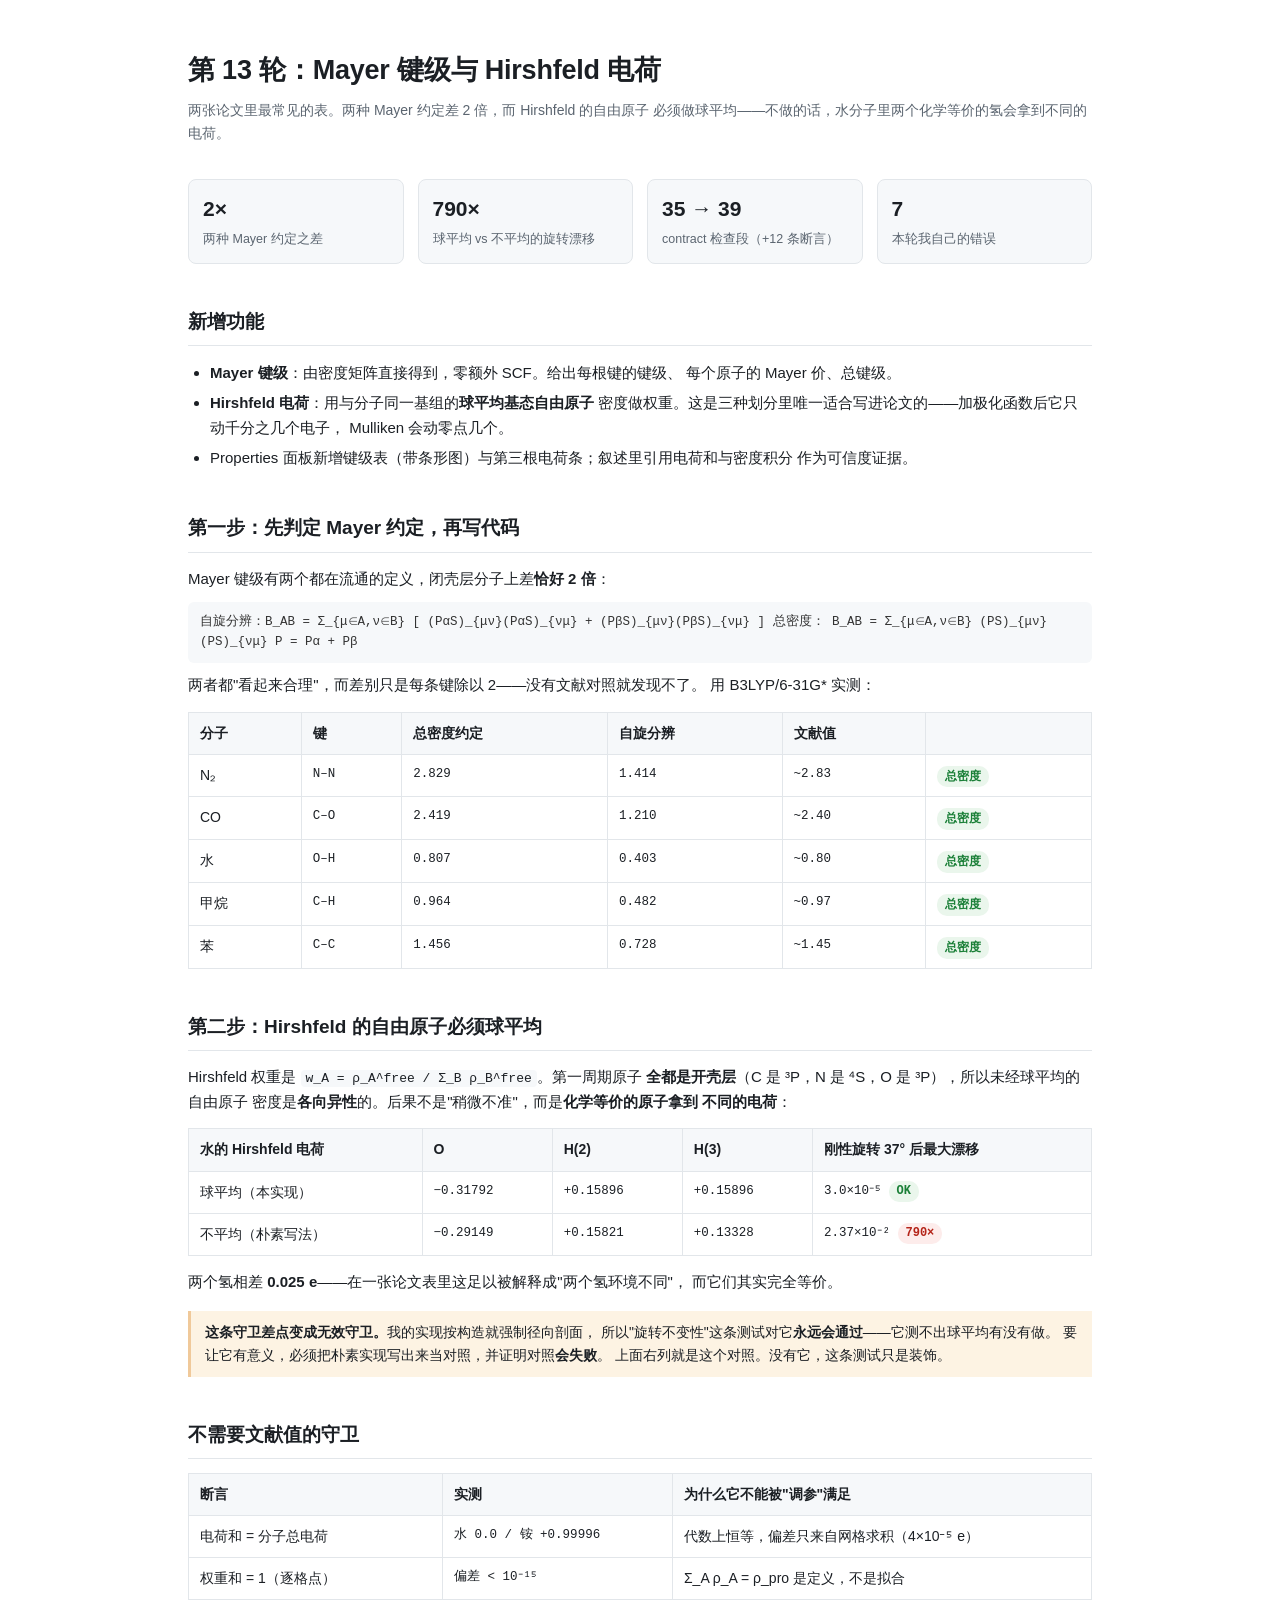
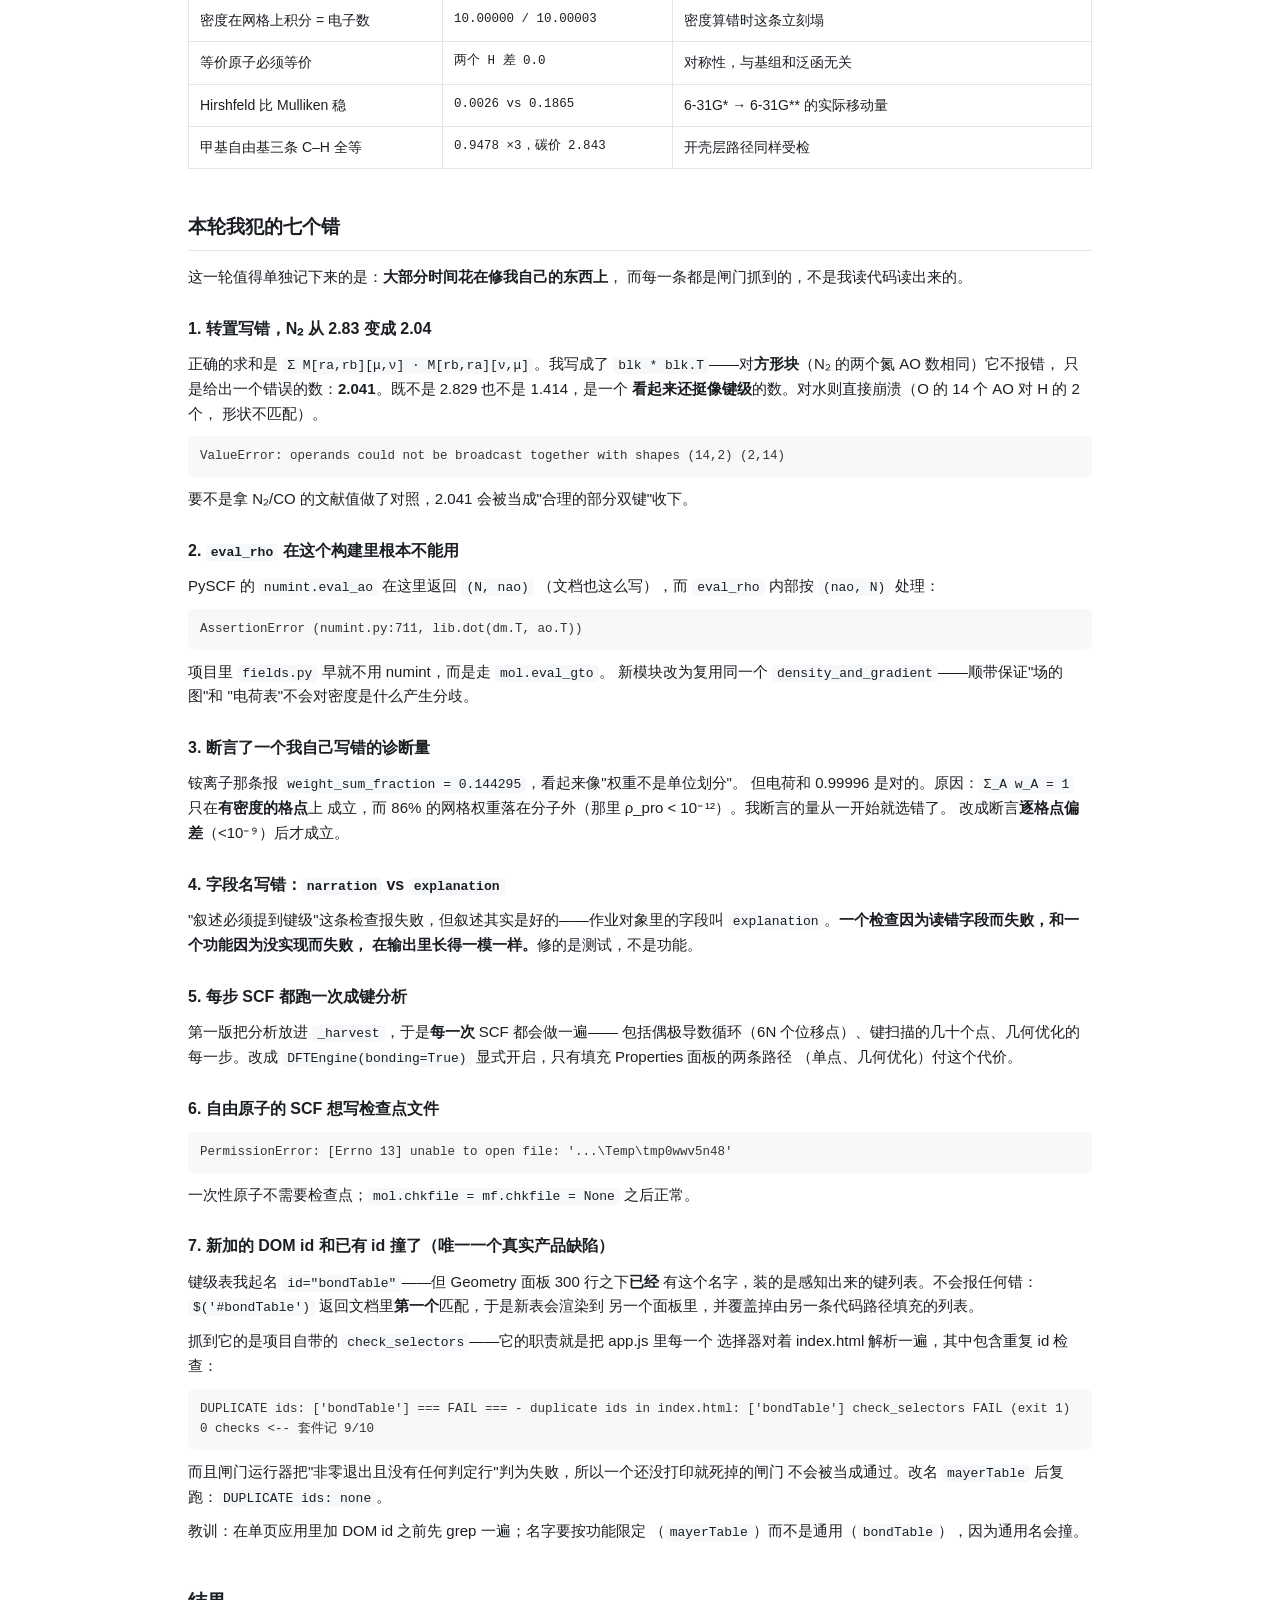
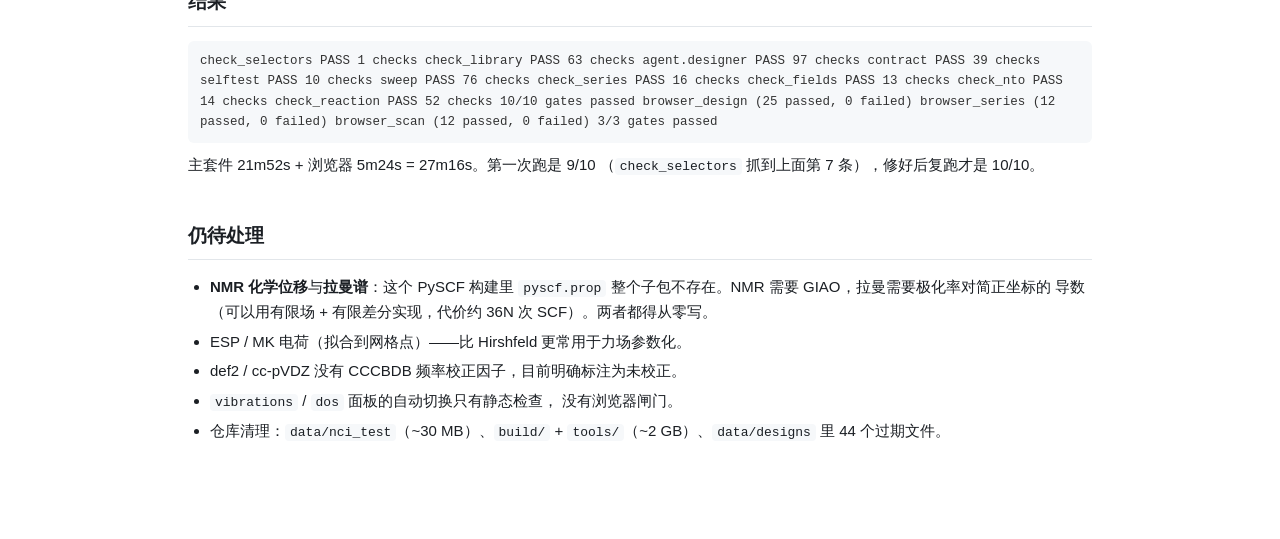
<file: reports/round-13-audit.html>
<!DOCTYPE html>
<html lang="zh-CN">
<head>
<meta charset="utf-8">
<meta name="viewport" content="width=device-width, initial-scale=1">
<title>ChatDFT 审计 · 第 13 轮 — Mayer 键级与 Hirshfeld 电荷</title>
<style>
  :root {
    --ink: #1b1f24; --muted: #5b6570; --line: #e2e6ea; --bg: #ffffff;
    --soft: #f6f8fa; --warn: #9a5b00; --warnbg: #fdf3e3;
    --ok: #1a7f37; --okbg: #eaf6ec; --bad: #b42318; --badbg: #fdeceb;
  }
  * { box-sizing: border-box; }
  body { margin: 0; background: var(--bg); color: var(--ink);
    font: 15px/1.65 -apple-system, "Segoe UI", "PingFang SC",
    "Microsoft YaHei", Roboto, sans-serif; }
  main { max-width: 960px; margin: 0 auto; padding: 48px 28px 80px; }
  h1 { font-size: 27px; margin: 0 0 6px; letter-spacing: -.2px; }
  .sub { color: var(--muted); margin: 0 0 34px; font-size: 14px; }
  h2 { font-size: 19px; margin: 42px 0 14px; padding-bottom: 8px;
    border-bottom: 1px solid var(--line); }
  h3 { font-size: 16px; margin: 26px 0 8px; }
  p { margin: 10px 0; }
  code { background: var(--soft); padding: 1px 5px; border-radius: 4px;
    font-family: "SFMono-Regular", Consolas, monospace; font-size: 13px; }
  table { width: 100%; border-collapse: collapse; margin: 14px 0;
    font-size: 14px; }
  th, td { text-align: left; padding: 9px 11px; border: 1px solid var(--line);
    vertical-align: top; }
  th { background: var(--soft); font-weight: 600; }
  td.n { font-family: "SFMono-Regular", Consolas, monospace; font-size: 12.5px;
    white-space: nowrap; }
  .tag { display: inline-block; padding: 1px 8px; border-radius: 10px;
    font-size: 12px; font-weight: 600; }
  .t-ok { background: var(--okbg); color: var(--ok); }
  .t-bad { background: var(--badbg); color: var(--bad); }
  .note { background: var(--warnbg); border-left: 3px solid #f0c99a;
    padding: 10px 14px; margin: 16px 0; font-size: 14px; }
  .quote { font-family: "SFMono-Regular", Consolas, monospace; font-size: 12.5px;
    background: var(--soft); padding: 10px 12px; border-radius: 6px;
    overflow-x: auto; margin: 10px 0; color: #333; }
  ul { padding-left: 22px; } li { margin: 5px 0; }
  .kpi { display: flex; gap: 14px; flex-wrap: wrap; margin: 18px 0 4px; }
  .kpi div { flex: 1 1 150px; border: 1px solid var(--line); border-radius: 8px;
    padding: 12px 14px; background: var(--soft); }
  .kpi b { display: block; font-size: 21px; }
  .kpi span { font-size: 12.5px; color: var(--muted); }
</style>
</head>
<body>
<main>

<h1>第 13 轮：Mayer 键级与 Hirshfeld 电荷</h1>
<p class="sub">两张论文里最常见的表。两种 Mayer 约定差 2 倍，而 Hirshfeld 的自由原子
必须做球平均——不做的话，水分子里两个化学等价的氢会拿到不同的电荷。</p>

<div class="kpi">
  <div><b>2×</b><span>两种 Mayer 约定之差</span></div>
  <div><b>790×</b><span>球平均 vs 不平均的旋转漂移</span></div>
  <div><b>35 → 39</b><span>contract 检查段（+12 条断言）</span></div>
  <div><b>7</b><span>本轮我自己的错误</span></div>
</div>

<h2>新增功能</h2>
<ul>
  <li><strong>Mayer 键级</strong>：由密度矩阵直接得到，零额外 SCF。给出每根键的键级、
      每个原子的 Mayer 价、总键级。</li>
  <li><strong>Hirshfeld 电荷</strong>：用与分子同一基组的<strong>球平均基态自由原子</strong>
      密度做权重。这是三种划分里唯一适合写进论文的——加极化函数后它只动千分之几个电子，
      Mulliken 会动零点几个。</li>
  <li>Properties 面板新增键级表（带条形图）与第三根电荷条；叙述里引用电荷和与密度积分
      作为可信度证据。</li>
</ul>

<h2>第一步：先判定 Mayer 约定，再写代码</h2>
<p>Mayer 键级有两个都在流通的定义，闭壳层分子上差<strong>恰好 2 倍</strong>：</p>
<div class="quote">自旋分辨：B_AB = Σ_{μ∈A,ν∈B} [ (PαS)_{μν}(PαS)_{νμ} + (PβS)_{μν}(PβS)_{νμ} ]
总密度：  B_AB = Σ_{μ∈A,ν∈B} (PS)_{μν}(PS)_{νμ}          P = Pα + Pβ</div>
<p>两者都"看起来合理"，而差别只是每条键除以 2——没有文献对照就发现不了。
用 B3LYP/6-31G* 实测：</p>
<table>
  <tr><th>分子</th><th>键</th><th>总密度约定</th><th>自旋分辨</th>
      <th>文献值</th><th></th></tr>
  <tr><td>N₂</td><td class="n">N–N</td><td class="n">2.829</td>
      <td class="n">1.414</td><td class="n">~2.83</td>
      <td><span class="tag t-ok">总密度</span></td></tr>
  <tr><td>CO</td><td class="n">C–O</td><td class="n">2.419</td>
      <td class="n">1.210</td><td class="n">~2.40</td>
      <td><span class="tag t-ok">总密度</span></td></tr>
  <tr><td>水</td><td class="n">O–H</td><td class="n">0.807</td>
      <td class="n">0.403</td><td class="n">~0.80</td>
      <td><span class="tag t-ok">总密度</span></td></tr>
  <tr><td>甲烷</td><td class="n">C–H</td><td class="n">0.964</td>
      <td class="n">0.482</td><td class="n">~0.97</td>
      <td><span class="tag t-ok">总密度</span></td></tr>
  <tr><td>苯</td><td class="n">C–C</td><td class="n">1.456</td>
      <td class="n">0.728</td><td class="n">~1.45</td>
      <td><span class="tag t-ok">总密度</span></td></tr>
</table>

<h2>第二步：Hirshfeld 的自由原子必须球平均</h2>
<p>Hirshfeld 权重是 <code>w_A = ρ_A^free / Σ_B ρ_B^free</code>。第一周期原子
<strong>全都是开壳层</strong>（C 是 ³P，N 是 ⁴S，O 是 ³P），所以未经球平均的自由原子
密度是<strong>各向异性</strong>的。后果不是"稍微不准"，而是<strong>化学等价的原子拿到
不同的电荷</strong>：</p>
<table>
  <tr><th>水的 Hirshfeld 电荷</th><th>O</th><th>H(2)</th><th>H(3)</th>
      <th>刚性旋转 37° 后最大漂移</th></tr>
  <tr><td>球平均（本实现）</td><td class="n">−0.31792</td>
      <td class="n">+0.15896</td><td class="n">+0.15896</td>
      <td class="n">3.0×10⁻⁵ <span class="tag t-ok">OK</span></td></tr>
  <tr><td>不平均（朴素写法）</td><td class="n">−0.29149</td>
      <td class="n">+0.15821</td><td class="n">+0.13328</td>
      <td class="n">2.37×10⁻² <span class="tag t-bad">790×</span></td></tr>
</table>
<p>两个氢相差 <strong>0.025 e</strong>——在一张论文表里这足以被解释成"两个氢环境不同"，
而它们其实完全等价。</p>

<div class="note"><strong>这条守卫差点变成无效守卫。</strong>我的实现按构造就强制径向剖面，
所以"旋转不变性"这条测试对它<strong>永远会通过</strong>——它测不出球平均有没有做。
要让它有意义，必须把朴素实现写出来当对照，并证明对照<strong>会失败</strong>。
上面右列就是这个对照。没有它，这条测试只是装饰。</div>

<h2>不需要文献值的守卫</h2>
<table>
  <tr><th>断言</th><th>实测</th><th>为什么它不能被"调参"满足</th></tr>
  <tr><td>电荷和 = 分子总电荷</td>
      <td class="n">水 0.0 / 铵 +0.99996</td>
      <td>代数上恒等，偏差只来自网格求积（4×10⁻⁵ e）</td></tr>
  <tr><td>权重和 = 1（逐格点）</td>
      <td class="n">偏差 &lt; 10⁻¹⁵</td>
      <td>Σ_A ρ_A = ρ_pro 是定义，不是拟合</td></tr>
  <tr><td>密度在网格上积分 = 电子数</td>
      <td class="n">10.00000 / 10.00003</td>
      <td>密度算错时这条立刻塌</td></tr>
  <tr><td>等价原子必须等价</td>
      <td class="n">两个 H 差 0.0</td>
      <td>对称性，与基组和泛函无关</td></tr>
  <tr><td>Hirshfeld 比 Mulliken 稳</td>
      <td class="n">0.0026 vs 0.1865</td>
      <td>6-31G* → 6-31G** 的实际移动量</td></tr>
  <tr><td>甲基自由基三条 C–H 全等</td>
      <td class="n">0.9478 ×3，碳价 2.843</td>
      <td>开壳层路径同样受检</td></tr>
</table>

<h2>本轮我犯的七个错</h2>
<p>这一轮值得单独记下来的是：<strong>大部分时间花在修我自己的东西上</strong>，
而每一条都是闸门抓到的，不是我读代码读出来的。</p>

<h3>1. 转置写错，N₂ 从 2.83 变成 2.04</h3>
<p>正确的求和是 <code>Σ M[ra,rb][μ,ν] · M[rb,ra][ν,μ]</code>。我写成了
<code>blk * blk.T</code>——对<strong>方形块</strong>（N₂ 的两个氮 AO 数相同）它不报错，
只是给出一个错误的数：<strong>2.041</strong>。既不是 2.829 也不是 1.414，是一个
<strong>看起来还挺像键级</strong>的数。对水则直接崩溃（O 的 14 个 AO 对 H 的 2 个，
形状不匹配）。</p>
<div class="quote">ValueError: operands could not be broadcast together with shapes (14,2) (2,14)</div>
<p>要不是拿 N₂/CO 的文献值做了对照，2.041 会被当成"合理的部分双键"收下。</p>

<h3>2. <code>eval_rho</code> 在这个构建里根本不能用</h3>
<p>PySCF 的 <code>numint.eval_ao</code> 在这里返回 <code>(N, nao)</code>
（文档也这么写），而 <code>eval_rho</code> 内部按 <code>(nao, N)</code> 处理：</p>
<div class="quote">AssertionError  (numint.py:711, lib.dot(dm.T, ao.T))</div>
<p>项目里 <code>fields.py</code> 早就不用 numint，而是走 <code>mol.eval_gto</code>。
新模块改为复用同一个 <code>density_and_gradient</code>——顺带保证"场的图"和
"电荷表"不会对密度是什么产生分歧。</p>

<h3>3. 断言了一个我自己写错的诊断量</h3>
<p>铵离子那条报 <code>weight_sum_fraction = 0.144295</code>，看起来像"权重不是单位划分"。
但电荷和 0.99996 是对的。原因：<code>Σ_A w_A = 1</code> 只在<strong>有密度的格点</strong>上
成立，而 86% 的网格权重落在分子外（那里 ρ_pro &lt; 10⁻¹²）。我断言的量从一开始就选错了。
改成断言<strong>逐格点偏差</strong>（&lt;10⁻⁹）后才成立。</p>

<h3>4. 字段名写错：<code>narration</code> vs <code>explanation</code></h3>
<p>"叙述必须提到键级"这条检查报失败，但叙述其实是好的——作业对象里的字段叫
<code>explanation</code>。<strong>一个检查因为读错字段而失败，和一个功能因为没实现而失败，
在输出里长得一模一样。</strong>修的是测试，不是功能。</p>

<h3>5. 每步 SCF 都跑一次成键分析</h3>
<p>第一版把分析放进 <code>_harvest</code>，于是<strong>每一次</strong> SCF 都会做一遍——
包括偶极导数循环（6N 个位移点）、键扫描的几十个点、几何优化的每一步。改成
<code>DFTEngine(bonding=True)</code> 显式开启，只有填充 Properties 面板的两条路径
（单点、几何优化）付这个代价。</p>

<h3>6. 自由原子的 SCF 想写检查点文件</h3>
<div class="quote">PermissionError: [Errno 13] unable to open file: '...\Temp\tmp0wwv5n48'</div>
<p>一次性原子不需要检查点；<code>mol.chkfile = mf.chkfile = None</code> 之后正常。</p>

<h3>7. 新加的 DOM id 和已有 id 撞了（唯一一个真实产品缺陷）</h3>
<p>键级表我起名 <code>id="bondTable"</code>——但 Geometry 面板 300 行之下<strong>已经</strong>
有这个名字，装的是感知出来的键列表。不会报任何错：
<code>$('#bondTable')</code> 返回文档里<strong>第一个</strong>匹配，于是新表会渲染到
另一个面板里，并覆盖掉由另一条代码路径填充的列表。</p>
<p>抓到它的是项目自带的 <code>check_selectors</code>——它的职责就是把 app.js 里每一个
选择器对着 index.html 解析一遍，其中包含重复 id 检查：</p>
<div class="quote">DUPLICATE ids: ['bondTable']
=== FAIL ===
 - duplicate ids in index.html: ['bondTable']

check_selectors  FAIL (exit 1)   0 checks     &lt;-- 套件记 9/10</div>
<p>而且闸门运行器把"非零退出且没有任何判定行"判为失败，所以一个还没打印就死掉的闸门
不会被当成通过。改名 <code>mayerTable</code> 后复跑：<code>DUPLICATE ids: none</code>。</p>
<p>教训：在单页应用里加 DOM id 之前先 grep 一遍；名字要按功能限定
（<code>mayerTable</code>）而不是通用（<code>bondTable</code>），因为通用名会撞。</p>

<h2>结果</h2>
<div class="quote">  check_selectors  PASS   1 checks
  check_library    PASS  63 checks
  agent.designer   PASS  97 checks
  contract         PASS  39 checks
  selftest         PASS  10 checks
  sweep            PASS  76 checks
  check_series     PASS  16 checks
  check_fields     PASS  13 checks
  check_nto        PASS  14 checks
  check_reaction   PASS  52 checks

  10/10 gates passed

  browser_design  (25 passed, 0 failed)
  browser_series  (12 passed, 0 failed)
  browser_scan    (12 passed, 0 failed)
  3/3 gates passed</div>
<p>主套件 21m52s + 浏览器 5m24s = 27m16s。第一次跑是 9/10
（<code>check_selectors</code> 抓到上面第 7 条），修好后复跑才是 10/10。</p>

<h2>仍待处理</h2>
<ul>
  <li><strong>NMR 化学位移</strong>与<strong>拉曼谱</strong>：这个 PySCF 构建里
      <code>pyscf.prop</code> 整个子包不存在。NMR 需要 GIAO，拉曼需要极化率对简正坐标的
      导数（可以用有限场 + 有限差分实现，代价约 36N 次 SCF）。两者都得从零写。</li>
  <li>ESP / MK 电荷（拟合到网格点）——比 Hirshfeld 更常用于力场参数化。</li>
  <li>def2 / cc-pVDZ 没有 CCCBDB 频率校正因子，目前明确标注为未校正。</li>
  <li><code>vibrations</code> / <code>dos</code> 面板的自动切换只有静态检查，
      没有浏览器闸门。</li>
  <li>仓库清理：<code>data/nci_test</code>（~30 MB）、<code>build/</code> +
      <code>tools/</code>（~2 GB）、<code>data/designs</code> 里 44 个过期文件。</li>
</ul>

</main>
</body>
</html>
</file>
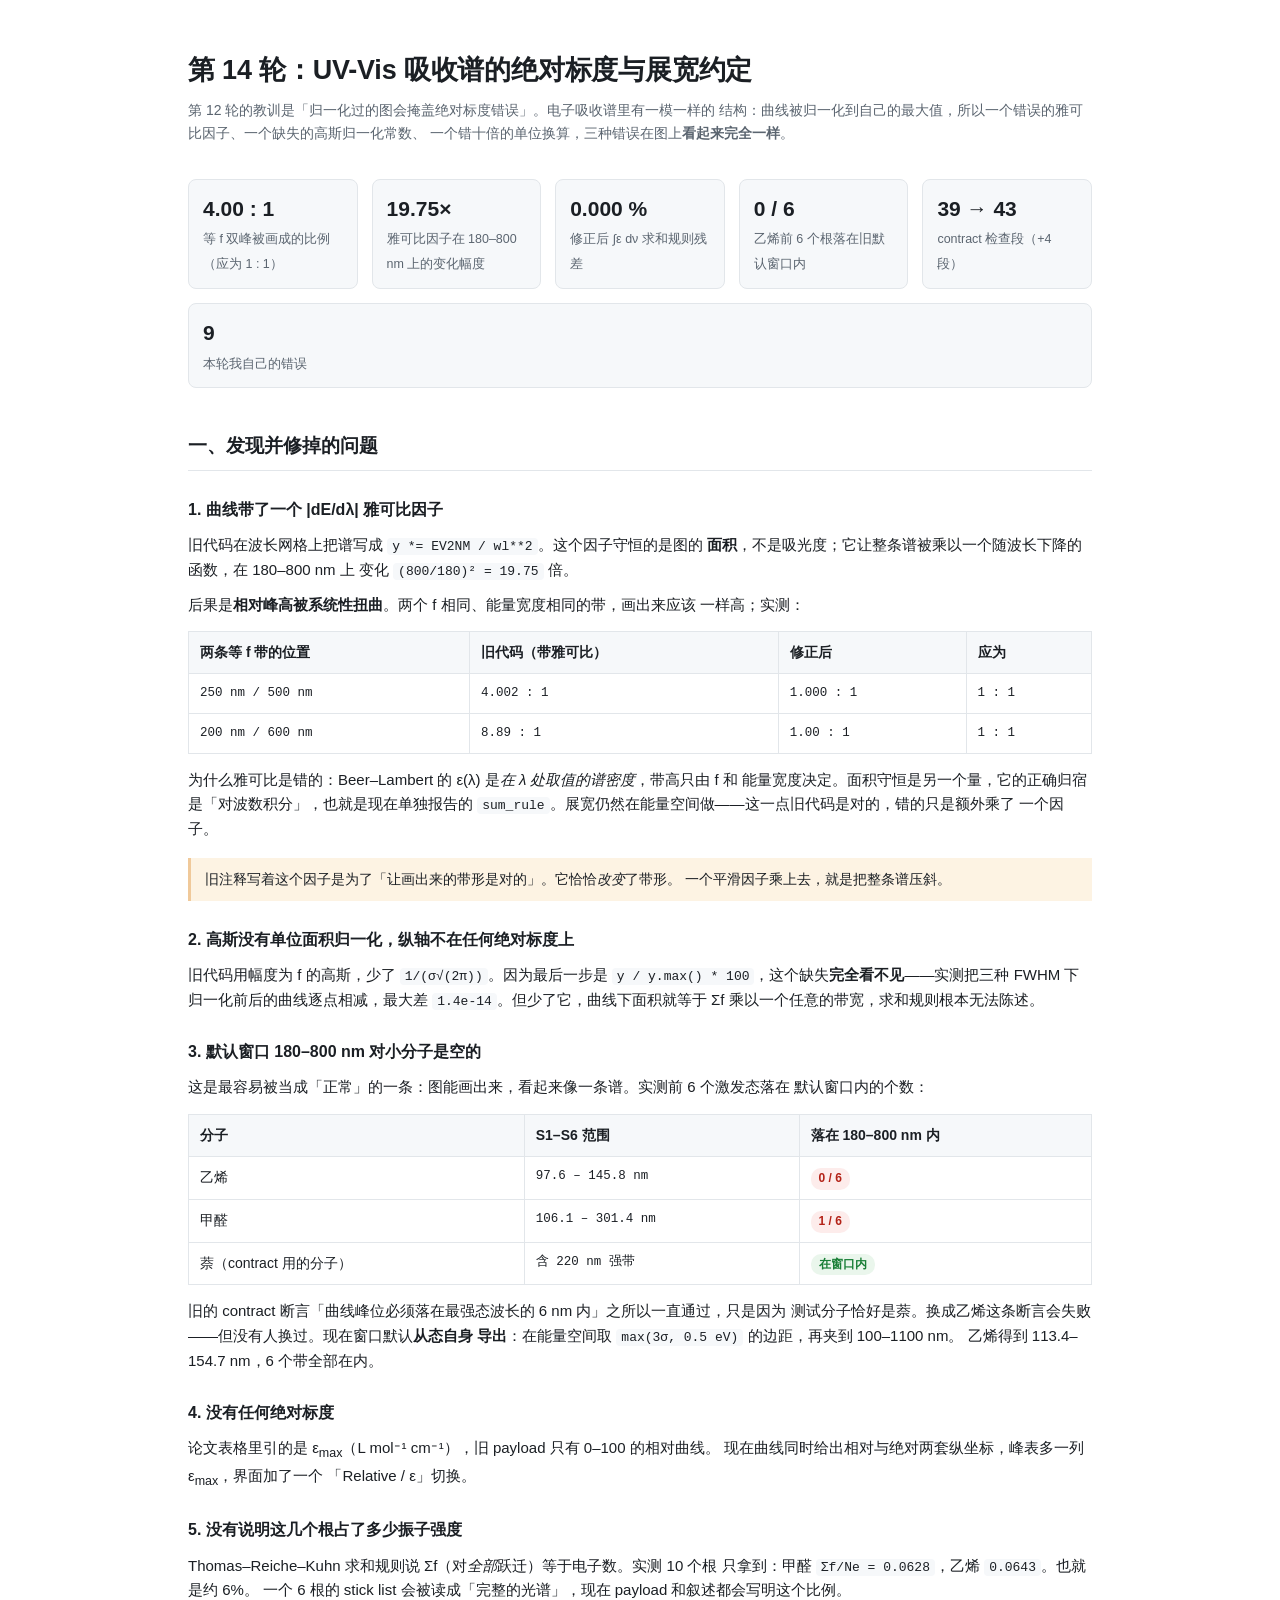
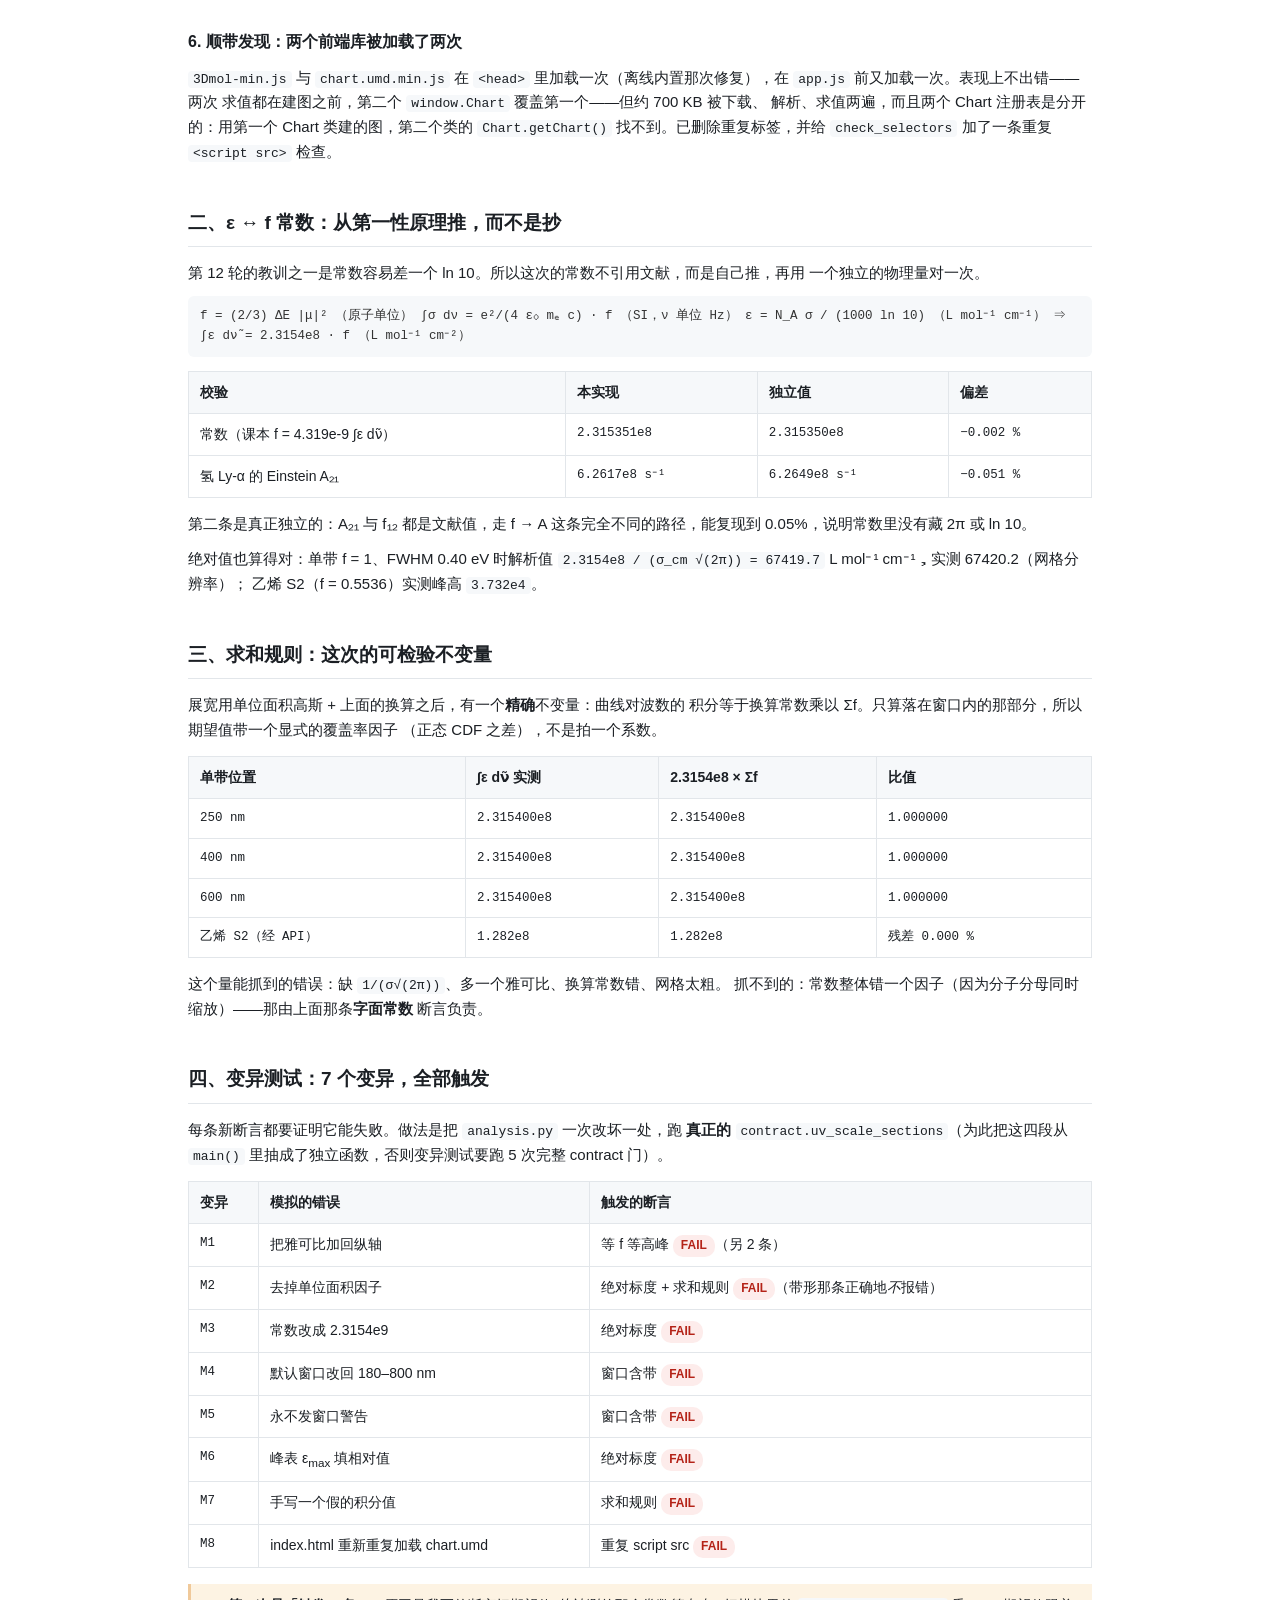
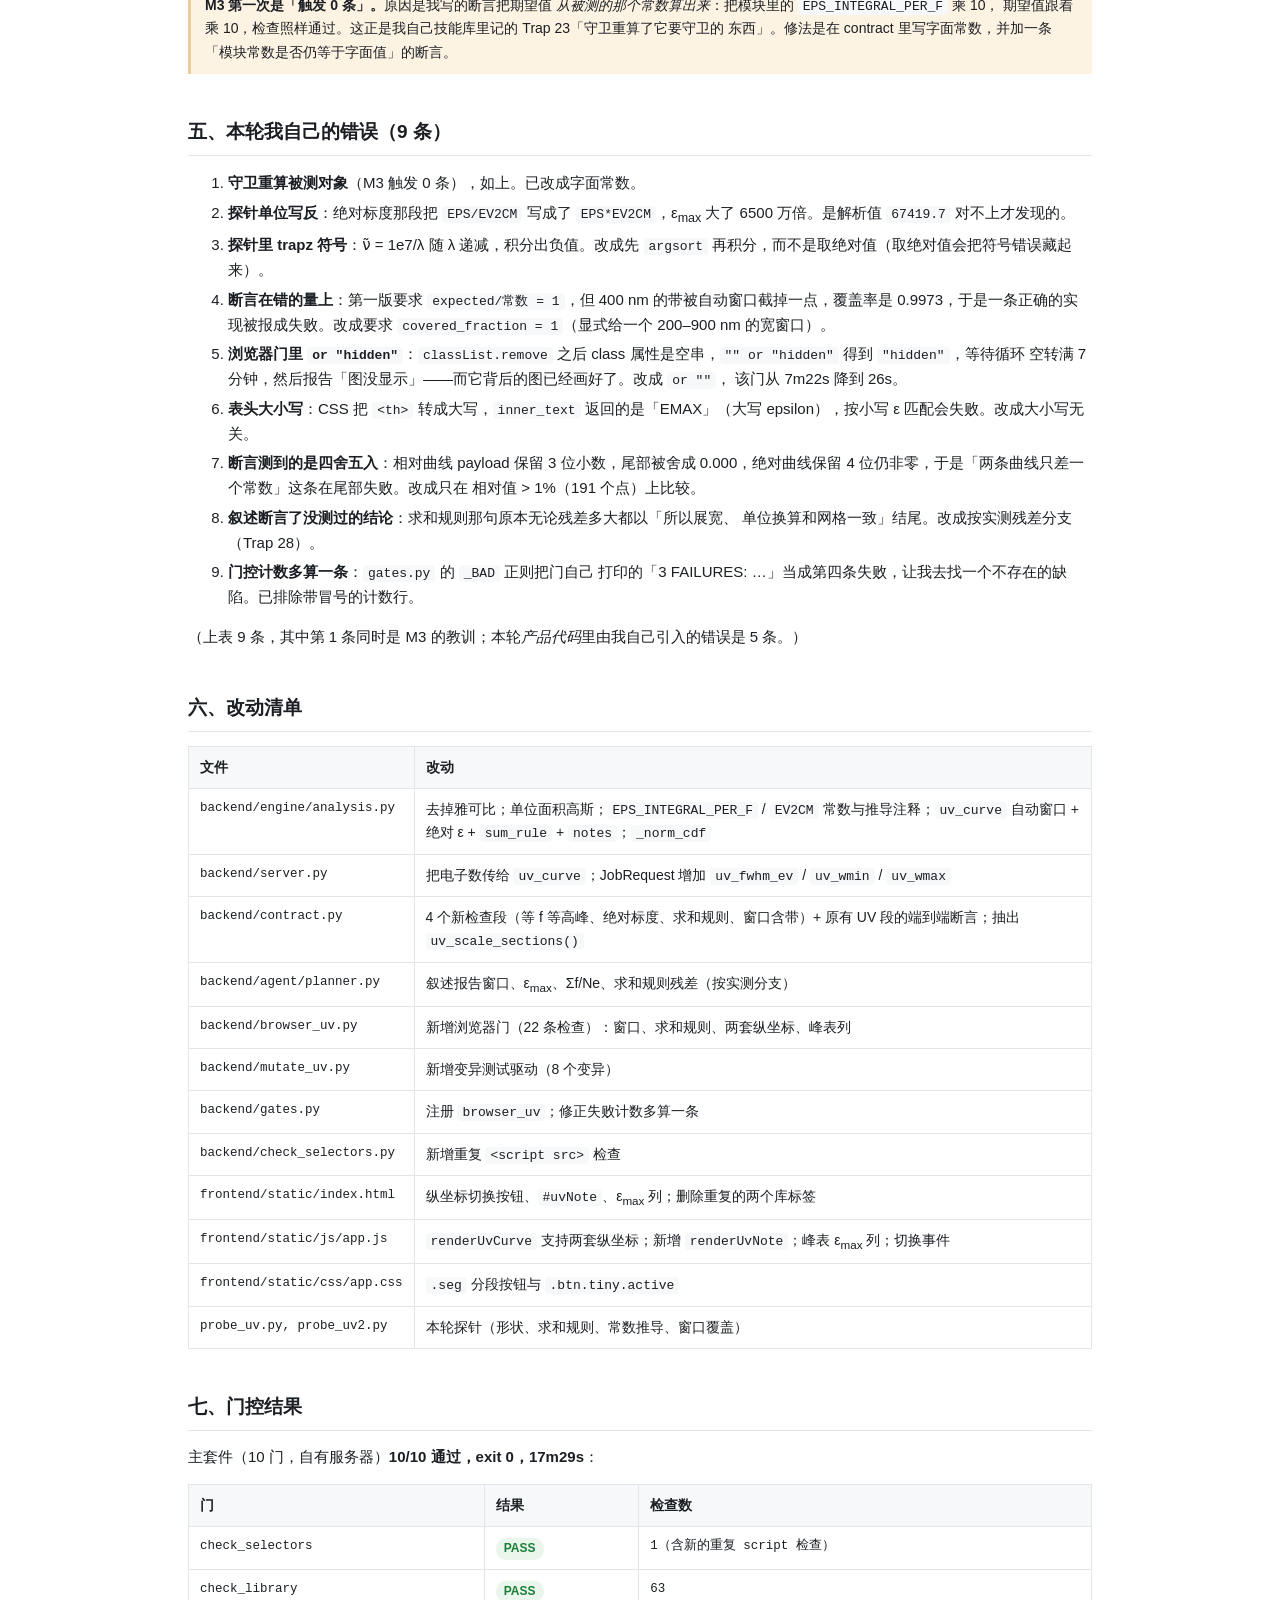
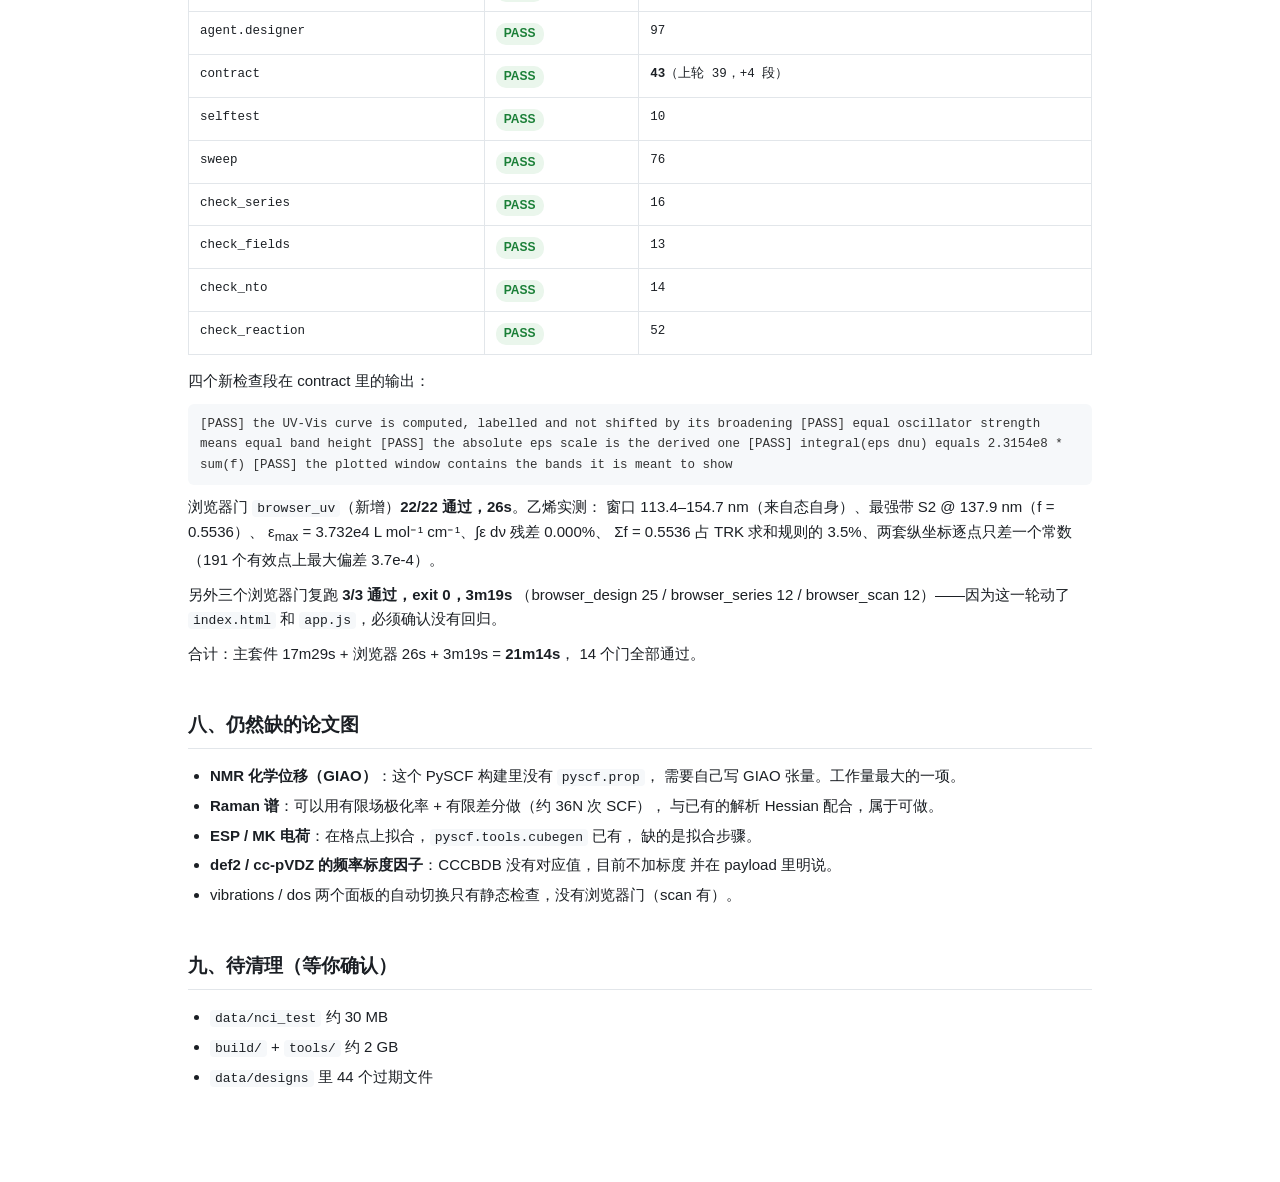
<file: reports/round-14-audit.html>
<!DOCTYPE html>
<html lang="zh-CN">
<head>
<meta charset="utf-8">
<meta name="viewport" content="width=device-width, initial-scale=1">
<title>ChatDFT 审计 · 第 14 轮 — UV-Vis 吸收谱的绝对标度</title>
<style>
  :root {
    --ink: #1b1f24; --muted: #5b6570; --line: #e2e6ea; --bg: #ffffff;
    --soft: #f6f8fa; --warn: #9a5b00; --warnbg: #fdf3e3;
    --ok: #1a7f37; --okbg: #eaf6ec; --bad: #b42318; --badbg: #fdeceb;
  }
  * { box-sizing: border-box; }
  body { margin: 0; background: var(--bg); color: var(--ink);
    font: 15px/1.65 -apple-system, "Segoe UI", "PingFang SC",
    "Microsoft YaHei", Roboto, sans-serif; }
  main { max-width: 960px; margin: 0 auto; padding: 48px 28px 80px; }
  h1 { font-size: 27px; margin: 0 0 6px; letter-spacing: -.2px; }
  .sub { color: var(--muted); margin: 0 0 34px; font-size: 14px; }
  h2 { font-size: 19px; margin: 42px 0 14px; padding-bottom: 8px;
    border-bottom: 1px solid var(--line); }
  h3 { font-size: 16px; margin: 26px 0 8px; }
  p { margin: 10px 0; }
  code { background: var(--soft); padding: 1px 5px; border-radius: 4px;
    font-family: "SFMono-Regular", Consolas, monospace; font-size: 13px; }
  table { width: 100%; border-collapse: collapse; margin: 14px 0;
    font-size: 14px; }
  th, td { text-align: left; padding: 9px 11px; border: 1px solid var(--line);
    vertical-align: top; }
  th { background: var(--soft); font-weight: 600; }
  td.n { font-family: "SFMono-Regular", Consolas, monospace; font-size: 12.5px;
    white-space: nowrap; }
  .tag { display: inline-block; padding: 1px 8px; border-radius: 10px;
    font-size: 12px; font-weight: 600; }
  .t-ok { background: var(--okbg); color: var(--ok); }
  .t-bad { background: var(--badbg); color: var(--bad); }
  .note { background: var(--warnbg); border-left: 3px solid #f0c99a;
    padding: 10px 14px; margin: 16px 0; font-size: 14px; }
  .quote { font-family: "SFMono-Regular", Consolas, monospace; font-size: 12.5px;
    background: var(--soft); padding: 10px 12px; border-radius: 6px;
    overflow-x: auto; margin: 10px 0; color: #333; }
  ul { padding-left: 22px; } li { margin: 5px 0; }
  .kpi { display: flex; gap: 14px; flex-wrap: wrap; margin: 18px 0 4px; }
  .kpi div { flex: 1 1 150px; border: 1px solid var(--line); border-radius: 8px;
    padding: 12px 14px; background: var(--soft); }
  .kpi b { display: block; font-size: 21px; }
  .kpi span { font-size: 12.5px; color: var(--muted); }
</style>
</head>
<body>
<main>

<h1>第 14 轮：UV-Vis 吸收谱的绝对标度与展宽约定</h1>
<p class="sub">第 12 轮的教训是「归一化过的图会掩盖绝对标度错误」。电子吸收谱里有一模一样的
结构：曲线被归一化到自己的最大值，所以一个错误的雅可比因子、一个缺失的高斯归一化常数、
一个错十倍的单位换算，三种错误在图上<strong>看起来完全一样</strong>。</p>

<div class="kpi">
  <div><b>4.00 : 1</b><span>等 f 双峰被画成的比例（应为 1 : 1）</span></div>
  <div><b>19.75×</b><span>雅可比因子在 180–800 nm 上的变化幅度</span></div>
  <div><b>0.000 %</b><span>修正后 ∫ε dν 求和规则残差</span></div>
  <div><b>0 / 6</b><span>乙烯前 6 个根落在旧默认窗口内</span></div>
  <div><b>39 → 43</b><span>contract 检查段（+4 段）</span></div>
  <div><b>9</b><span>本轮我自己的错误</span></div>
</div>

<h2>一、发现并修掉的问题</h2>

<h3>1. 曲线带了一个 |dE/dλ| 雅可比因子</h3>
<p>旧代码在波长网格上把谱写成 <code>y *= EV2NM / wl**2</code>。这个因子守恒的是图的
<strong>面积</strong>，不是吸光度；它让整条谱被乘以一个随波长下降的函数，在 180–800 nm 上
变化 <code>(800/180)² = 19.75</code> 倍。</p>
<p>后果是<strong>相对峰高被系统性扭曲</strong>。两个 f 相同、能量宽度相同的带，画出来应该
一样高；实测：</p>
<table>
<thead><tr><th>两条等 f 带的位置</th><th>旧代码（带雅可比）</th><th>修正后</th><th>应为</th></tr></thead>
<tbody>
<tr><td class="n">250 nm / 500 nm</td><td class="n">4.002 : 1</td><td class="n">1.000 : 1</td><td class="n">1 : 1</td></tr>
<tr><td class="n">200 nm / 600 nm</td><td class="n">8.89 : 1</td><td class="n">1.00 : 1</td><td class="n">1 : 1</td></tr>
</tbody>
</table>
<p>为什么雅可比是错的：Beer–Lambert 的 ε(λ) 是<em>在 λ 处取值的谱密度</em>，带高只由 f 和
能量宽度决定。面积守恒是另一个量，它的正确归宿是「对波数积分」，也就是现在单独报告的
<code>sum_rule</code>。展宽仍然在能量空间做——这一点旧代码是对的，错的只是额外乘了
一个因子。</p>
<div class="note">旧注释写着这个因子是为了「让画出来的带形是对的」。它恰恰<em>改变</em>了带形。
一个平滑因子乘上去，就是把整条谱压斜。</div>

<h3>2. 高斯没有单位面积归一化，纵轴不在任何绝对标度上</h3>
<p>旧代码用幅度为 f 的高斯，少了 <code>1/(σ√(2π))</code>。因为最后一步是
<code>y / y.max() * 100</code>，这个缺失<strong>完全看不见</strong>——实测把三种 FWHM 下
归一化前后的曲线逐点相减，最大差 <code>1.4e-14</code>。但少了它，曲线下面积就等于
Σf 乘以一个任意的带宽，求和规则根本无法陈述。</p>

<h3>3. 默认窗口 180–800 nm 对小分子是空的</h3>
<p>这是最容易被当成「正常」的一条：图能画出来，看起来像一条谱。实测前 6 个激发态落在
默认窗口内的个数：</p>
<table>
<thead><tr><th>分子</th><th>S1–S6 范围</th><th>落在 180–800 nm 内</th></tr></thead>
<tbody>
<tr><td>乙烯</td><td class="n">97.6 – 145.8 nm</td><td><span class="tag t-bad">0 / 6</span></td></tr>
<tr><td>甲醛</td><td class="n">106.1 – 301.4 nm</td><td><span class="tag t-bad">1 / 6</span></td></tr>
<tr><td>萘（contract 用的分子）</td><td class="n">含 220 nm 强带</td><td><span class="tag t-ok">在窗口内</span></td></tr>
</tbody>
</table>
<p>旧的 contract 断言「曲线峰位必须落在最强态波长的 6 nm 内」之所以一直通过，只是因为
测试分子恰好是萘。换成乙烯这条断言会失败——但没有人换过。现在窗口默认<strong>从态自身
导出</strong>：在能量空间取 <code>max(3σ, 0.5 eV)</code> 的边距，再夹到 100–1100 nm。
乙烯得到 113.4–154.7 nm，6 个带全部在内。</p>

<h3>4. 没有任何绝对标度</h3>
<p>论文表格里引的是 ε<sub>max</sub>（L mol⁻¹ cm⁻¹），旧 payload 只有 0–100 的相对曲线。
现在曲线同时给出相对与绝对两套纵坐标，峰表多一列 ε<sub>max</sub>，界面加了一个
「Relative / ε」切换。</p>

<h3>5. 没有说明这几个根占了多少振子强度</h3>
<p>Thomas–Reiche–Kuhn 求和规则说 Σf（对<em>全部</em>跃迁）等于电子数。实测 10 个根
只拿到：甲醛 <code>Σf/Ne = 0.0628</code>，乙烯 <code>0.0643</code>。也就是约 6%。
一个 6 根的 stick list 会被读成「完整的光谱」，现在 payload 和叙述都会写明这个比例。</p>

<h3>6. 顺带发现：两个前端库被加载了两次</h3>
<p><code>3Dmol-min.js</code> 与 <code>chart.umd.min.js</code> 在 <code>&lt;head&gt;</code>
里加载一次（离线内置那次修复），在 <code>app.js</code> 前又加载一次。表现上不出错——两次
求值都在建图之前，第二个 <code>window.Chart</code> 覆盖第一个——但约 700 KB 被下载、
解析、求值两遍，而且两个 Chart 注册表是分开的：用第一个 Chart 类建的图，第二个类的
<code>Chart.getChart()</code> 找不到。已删除重复标签，并给 <code>check_selectors</code>
加了一条重复 <code>&lt;script src&gt;</code> 检查。</p>

<h2>二、ε ↔ f 常数：从第一性原理推，而不是抄</h2>
<p>第 12 轮的教训之一是常数容易差一个 ln 10。所以这次的常数不引用文献，而是自己推，再用
一个独立的物理量对一次。</p>
<div class="quote">f                = (2/3) ΔE |μ|²                        （原子单位）
∫σ dν            = e²/(4 ε₀ mₑ c) · f                  （SI，ν 单位 Hz）
ε                = N_A σ / (1000 ln 10)                （L mol⁻¹ cm⁻¹）
⇒ ∫ε dν̃          = 2.3154e8 · f                        （L mol⁻¹ cm⁻²）</div>
<table>
<thead><tr><th>校验</th><th>本实现</th><th>独立值</th><th>偏差</th></tr></thead>
<tbody>
<tr><td>常数（课本 f = 4.319e-9 ∫ε dν̃）</td><td class="n">2.315351e8</td><td class="n">2.315350e8</td><td class="n">−0.002 %</td></tr>
<tr><td>氢 Ly-α 的 Einstein A₂₁</td><td class="n">6.2617e8 s⁻¹</td><td class="n">6.2649e8 s⁻¹</td><td class="n">−0.051 %</td></tr>
</tbody>
</table>
<p>第二条是真正独立的：A₂₁ 与 f₁₂ 都是文献值，走 f → A 这条完全不同的路径，能复现到
0.05%，说明常数里没有藏 2π 或 ln 10。</p>
<p>绝对值也算得对：单带 f = 1、FWHM 0.40 eV 时解析值
<code>2.3154e8 / (σ_cm √(2π)) = 67419.7</code> L mol⁻¹ cm⁻¹，实测 67420.2（网格分辨率）；
乙烯 S2（f = 0.5536）实测峰高 <code>3.732e4</code>。</p>

<h2>三、求和规则：这次的可检验不变量</h2>
<p>展宽用单位面积高斯 + 上面的换算之后，有一个<strong>精确</strong>不变量：曲线对波数的
积分等于换算常数乘以 Σf。只算落在窗口内的那部分，所以期望值带一个显式的覆盖率因子
（正态 CDF 之差），不是拍一个系数。</p>
<table>
<thead><tr><th>单带位置</th><th>∫ε dν̃ 实测</th><th>2.3154e8 × Σf</th><th>比值</th></tr></thead>
<tbody>
<tr><td class="n">250 nm</td><td class="n">2.315400e8</td><td class="n">2.315400e8</td><td class="n">1.000000</td></tr>
<tr><td class="n">400 nm</td><td class="n">2.315400e8</td><td class="n">2.315400e8</td><td class="n">1.000000</td></tr>
<tr><td class="n">600 nm</td><td class="n">2.315400e8</td><td class="n">2.315400e8</td><td class="n">1.000000</td></tr>
<tr><td class="n">乙烯 S2（经 API）</td><td class="n">1.282e8</td><td class="n">1.282e8</td><td class="n">残差 0.000 %</td></tr>
</tbody>
</table>
<p>这个量能抓到的错误：缺 <code>1/(σ√(2π))</code>、多一个雅可比、换算常数错、网格太粗。
抓不到的：常数整体错一个因子（因为分子分母同时缩放）——那由上面那条<strong>字面常数</strong>
断言负责。</p>

<h2>四、变异测试：7 个变异，全部触发</h2>
<p>每条新断言都要证明它能失败。做法是把 <code>analysis.py</code> 一次改坏一处，跑
<strong>真正的</strong> <code>contract.uv_scale_sections</code>（为此把这四段从
<code>main()</code> 里抽成了独立函数，否则变异测试要跑 5 次完整 contract 门）。</p>
<table>
<thead><tr><th>变异</th><th>模拟的错误</th><th>触发的断言</th></tr></thead>
<tbody>
<tr><td class="n">M1</td><td>把雅可比加回纵轴</td><td>等 f 等高峰 <span class="tag t-bad">FAIL</span>（另 2 条）</td></tr>
<tr><td class="n">M2</td><td>去掉单位面积因子</td><td>绝对标度 + 求和规则 <span class="tag t-bad">FAIL</span>（带形那条正确地<em>不</em>报错）</td></tr>
<tr><td class="n">M3</td><td>常数改成 2.3154e9</td><td>绝对标度 <span class="tag t-bad">FAIL</span></td></tr>
<tr><td class="n">M4</td><td>默认窗口改回 180–800 nm</td><td>窗口含带 <span class="tag t-bad">FAIL</span></td></tr>
<tr><td class="n">M5</td><td>永不发窗口警告</td><td>窗口含带 <span class="tag t-bad">FAIL</span></td></tr>
<tr><td class="n">M6</td><td>峰表 ε<sub>max</sub> 填相对值</td><td>绝对标度 <span class="tag t-bad">FAIL</span></td></tr>
<tr><td class="n">M7</td><td>手写一个假的积分值</td><td>求和规则 <span class="tag t-bad">FAIL</span></td></tr>
<tr><td class="n">M8</td><td>index.html 重新重复加载 chart.umd</td><td>重复 script src <span class="tag t-bad">FAIL</span></td></tr>
</tbody>
</table>
<div class="note"><strong>M3 第一次是「触发 0 条」。</strong>原因是我写的断言把期望值
<em>从被测的那个常数算出来</em>：把模块里的 <code>EPS_INTEGRAL_PER_F</code> 乘 10，
期望值跟着乘 10，检查照样通过。这正是我自己技能库里记的 Trap 23「守卫重算了它要守卫的
东西」。修法是在 contract 里写字面常数，并加一条「模块常数是否仍等于字面值」的断言。</div>

<h2>五、本轮我自己的错误（9 条）</h2>
<ol>
<li><strong>守卫重算被测对象</strong>（M3 触发 0 条），如上。已改成字面常数。</li>
<li><strong>探针单位写反</strong>：绝对标度那段把 <code>EPS/EV2CM</code> 写成了
<code>EPS*EV2CM</code>，ε<sub>max</sub> 大了 6500 万倍。是解析值
<code>67419.7</code> 对不上才发现的。</li>
<li><strong>探针里 trapz 符号</strong>：ν̃ = 1e7/λ 随 λ 递减，积分出负值。改成先
<code>argsort</code> 再积分，而不是取绝对值（取绝对值会把符号错误藏起来）。</li>
<li><strong>断言在错的量上</strong>：第一版要求 <code>expected/常数 = 1</code>，但 400 nm
的带被自动窗口截掉一点，覆盖率是 0.9973，于是一条正确的实现被报成失败。改成要求
<code>covered_fraction = 1</code>（显式给一个 200–900 nm 的宽窗口）。</li>
<li><strong>浏览器门里 <code>or "hidden"</code></strong>：<code>classList.remove</code>
之后 class 属性是空串，<code>"" or "hidden"</code> 得到 <code>"hidden"</code>，等待循环
空转满 7 分钟，然后报告「图没显示」——而它背后的图已经画好了。改成 <code>or ""</code>，
该门从 7m22s 降到 26s。</li>
<li><strong>表头大小写</strong>：CSS 把 <code>&lt;th&gt;</code> 转成大写，<code>inner_text</code>
返回的是「ΕMAX」（大写 epsilon），按小写 ε 匹配会失败。改成大小写无关。</li>
<li><strong>断言测到的是四舍五入</strong>：相对曲线 payload 保留 3 位小数，尾部被舍成
0.000，绝对曲线保留 4 位仍非零，于是「两条曲线只差一个常数」这条在尾部失败。改成只在
相对值 &gt; 1%（191 个点）上比较。</li>
<li><strong>叙述断言了没测过的结论</strong>：求和规则那句原本无论残差多大都以「所以展宽、
单位换算和网格一致」结尾。改成按实测残差分支（Trap 28）。</li>
<li><strong>门控计数多算一条</strong>：<code>gates.py</code> 的 <code>_BAD</code> 正则把门自己
打印的「3 FAILURES: …」当成第四条失败，让我去找一个不存在的缺陷。已排除带冒号的计数行。</li>
</ol>
<p>（上表 9 条，其中第 1 条同时是 M3 的教训；本轮<em>产品代码</em>里由我自己引入的错误是 5 条。）</p>

<h2>六、改动清单</h2>
<table>
<thead><tr><th>文件</th><th>改动</th></tr></thead>
<tbody>
<tr><td class="n">backend/engine/analysis.py</td><td>去掉雅可比；单位面积高斯；<code>EPS_INTEGRAL_PER_F</code> / <code>EV2CM</code> 常数与推导注释；<code>uv_curve</code> 自动窗口 + 绝对 ε + <code>sum_rule</code> + <code>notes</code>；<code>_norm_cdf</code></td></tr>
<tr><td class="n">backend/server.py</td><td>把电子数传给 <code>uv_curve</code>；JobRequest 增加 <code>uv_fwhm_ev</code> / <code>uv_wmin</code> / <code>uv_wmax</code></td></tr>
<tr><td class="n">backend/contract.py</td><td>4 个新检查段（等 f 等高峰、绝对标度、求和规则、窗口含带）+ 原有 UV 段的端到端断言；抽出 <code>uv_scale_sections()</code></td></tr>
<tr><td class="n">backend/agent/planner.py</td><td>叙述报告窗口、ε<sub>max</sub>、Σf/Ne、求和规则残差（按实测分支）</td></tr>
<tr><td class="n">backend/browser_uv.py</td><td>新增浏览器门（22 条检查）：窗口、求和规则、两套纵坐标、峰表列</td></tr>
<tr><td class="n">backend/mutate_uv.py</td><td>新增变异测试驱动（8 个变异）</td></tr>
<tr><td class="n">backend/gates.py</td><td>注册 <code>browser_uv</code>；修正失败计数多算一条</td></tr>
<tr><td class="n">backend/check_selectors.py</td><td>新增重复 <code>&lt;script src&gt;</code> 检查</td></tr>
<tr><td class="n">frontend/static/index.html</td><td>纵坐标切换按钮、<code>#uvNote</code>、ε<sub>max</sub> 列；删除重复的两个库标签</td></tr>
<tr><td class="n">frontend/static/js/app.js</td><td><code>renderUvCurve</code> 支持两套纵坐标；新增 <code>renderUvNote</code>；峰表 ε<sub>max</sub> 列；切换事件</td></tr>
<tr><td class="n">frontend/static/css/app.css</td><td><code>.seg</code> 分段按钮与 <code>.btn.tiny.active</code></td></tr>
<tr><td class="n">probe_uv.py, probe_uv2.py</td><td>本轮探针（形状、求和规则、常数推导、窗口覆盖）</td></tr>
</tbody>
</table>

<h2>七、门控结果</h2>
<p>主套件（10 门，自有服务器）<strong>10/10 通过，exit 0，17m29s</strong>：</p>
<table>
<thead><tr><th>门</th><th>结果</th><th>检查数</th></tr></thead>
<tbody>
<tr><td class="n">check_selectors</td><td><span class="tag t-ok">PASS</span></td><td class="n">1（含新的重复 script 检查）</td></tr>
<tr><td class="n">check_library</td><td><span class="tag t-ok">PASS</span></td><td class="n">63</td></tr>
<tr><td class="n">agent.designer</td><td><span class="tag t-ok">PASS</span></td><td class="n">97</td></tr>
<tr><td class="n">contract</td><td><span class="tag t-ok">PASS</span></td><td class="n"><strong>43</strong>（上轮 39，+4 段）</td></tr>
<tr><td class="n">selftest</td><td><span class="tag t-ok">PASS</span></td><td class="n">10</td></tr>
<tr><td class="n">sweep</td><td><span class="tag t-ok">PASS</span></td><td class="n">76</td></tr>
<tr><td class="n">check_series</td><td><span class="tag t-ok">PASS</span></td><td class="n">16</td></tr>
<tr><td class="n">check_fields</td><td><span class="tag t-ok">PASS</span></td><td class="n">13</td></tr>
<tr><td class="n">check_nto</td><td><span class="tag t-ok">PASS</span></td><td class="n">14</td></tr>
<tr><td class="n">check_reaction</td><td><span class="tag t-ok">PASS</span></td><td class="n">52</td></tr>
</tbody>
</table>
<p>四个新检查段在 contract 里的输出：</p>
<div class="quote">[PASS] the UV-Vis curve is computed, labelled and not shifted by its broadening
[PASS] equal oscillator strength means equal band height
[PASS] the absolute eps scale is the derived one
[PASS] integral(eps dnu) equals 2.3154e8 * sum(f)
[PASS] the plotted window contains the bands it is meant to show</div>
<p>浏览器门 <code>browser_uv</code>（新增）<strong>22/22 通过，26s</strong>。乙烯实测：
窗口 113.4–154.7 nm（来自态自身）、最强带 S2 @ 137.9 nm（f = 0.5536）、
ε<sub>max</sub> = 3.732e4 L mol⁻¹ cm⁻¹、∫ε dν 残差 0.000%、
Σf = 0.5536 占 TRK 求和规则的 3.5%、两套纵坐标逐点只差一个常数（191 个有效点上最大偏差
3.7e-4）。</p>
<p>另外三个浏览器门复跑 <strong>3/3 通过，exit 0，3m19s</strong>
（browser_design 25 / browser_series 12 / browser_scan 12）——因为这一轮动了
<code>index.html</code> 和 <code>app.js</code>，必须确认没有回归。</p>
<p>合计：主套件 17m29s + 浏览器 26s + 3m19s = <strong>21m14s</strong>，
14 个门全部通过。</p>

<h2>八、仍然缺的论文图</h2>
<ul>
  <li><strong>NMR 化学位移（GIAO）</strong>：这个 PySCF 构建里没有 <code>pyscf.prop</code>，
      需要自己写 GIAO 张量。工作量最大的一项。</li>
  <li><strong>Raman 谱</strong>：可以用有限场极化率 + 有限差分做（约 36N 次 SCF），
      与已有的解析 Hessian 配合，属于可做。</li>
  <li><strong>ESP / MK 电荷</strong>：在格点上拟合，<code>pyscf.tools.cubegen</code> 已有，
      缺的是拟合步骤。</li>
  <li><strong>def2 / cc-pVDZ 的频率标度因子</strong>：CCCBDB 没有对应值，目前不加标度
      并在 payload 里明说。</li>
  <li>vibrations / dos 两个面板的自动切换只有静态检查，没有浏览器门（scan 有）。</li>
</ul>

<h2>九、待清理（等你确认）</h2>
<ul>
  <li><code>data/nci_test</code> 约 30 MB</li>
  <li><code>build/</code> + <code>tools/</code> 约 2 GB</li>
  <li><code>data/designs</code> 里 44 个过期文件</li>
</ul>

</main>
</body>
</html>
</file>
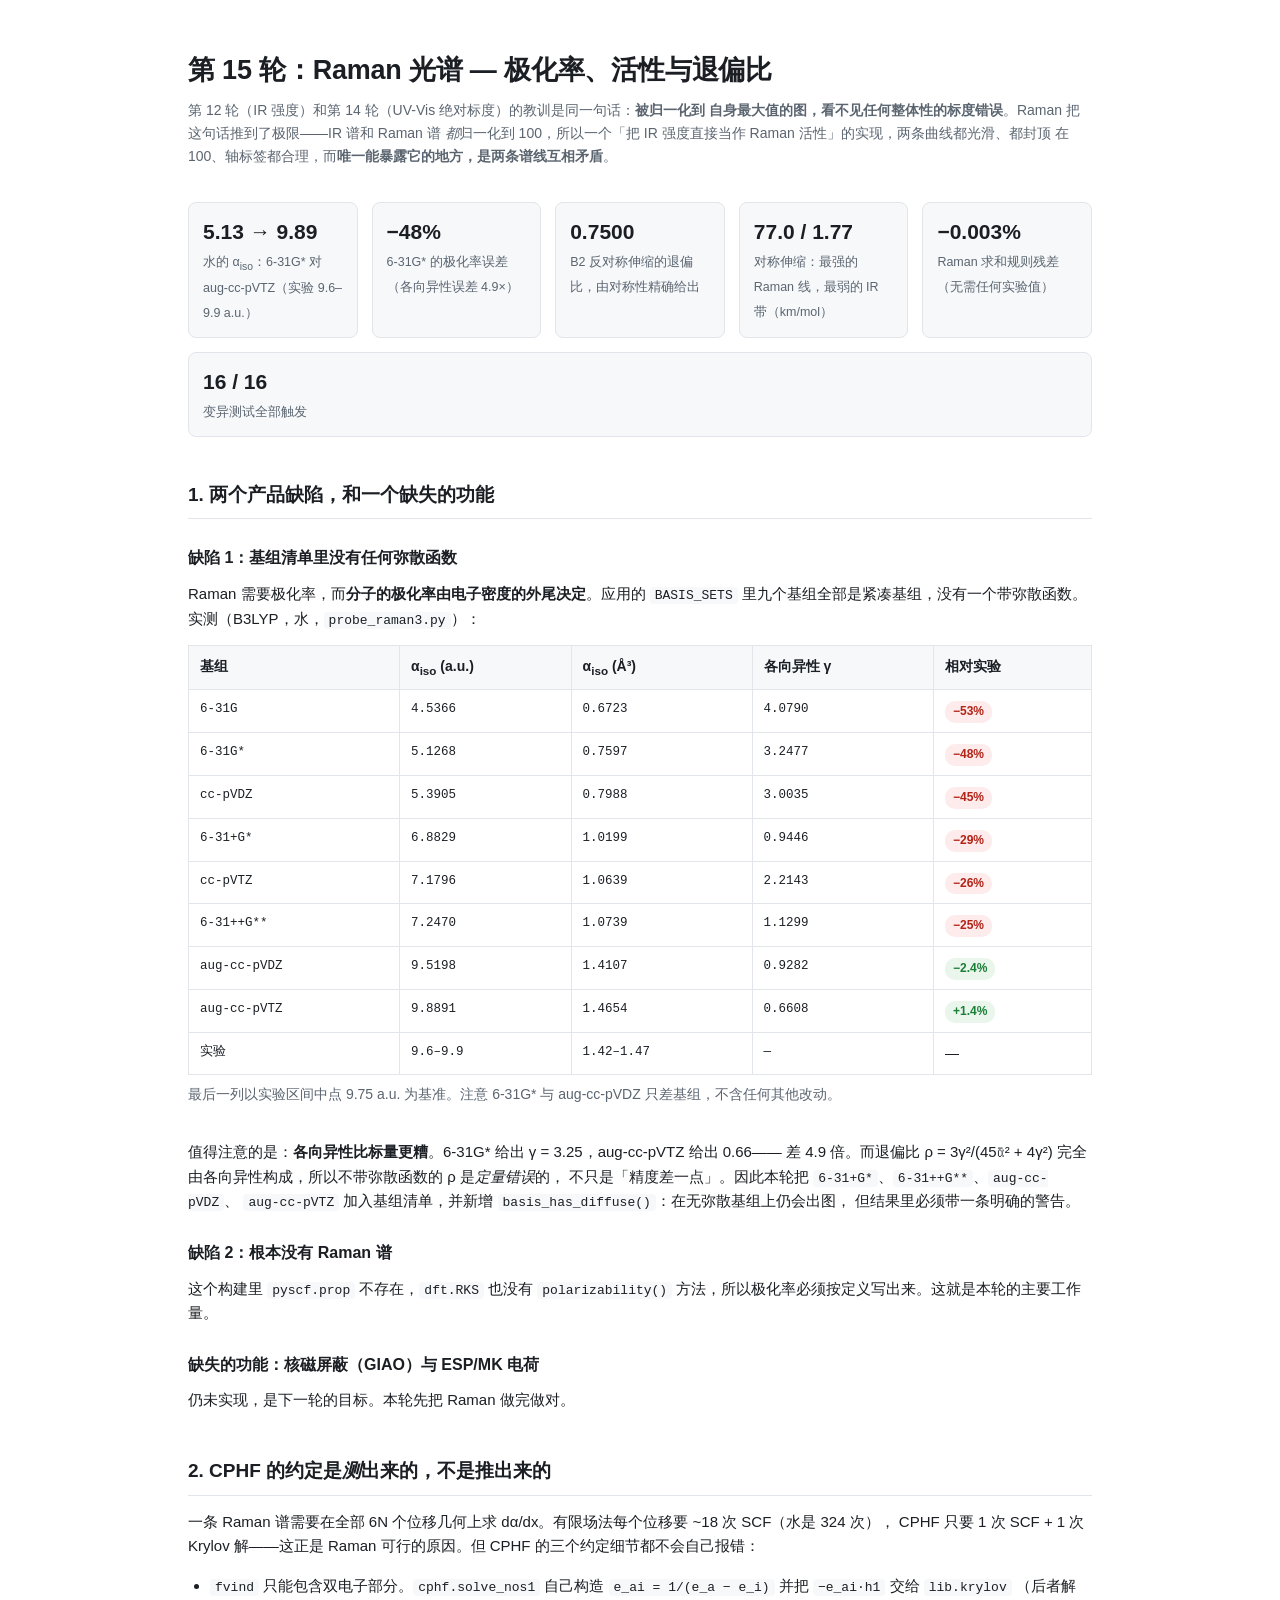
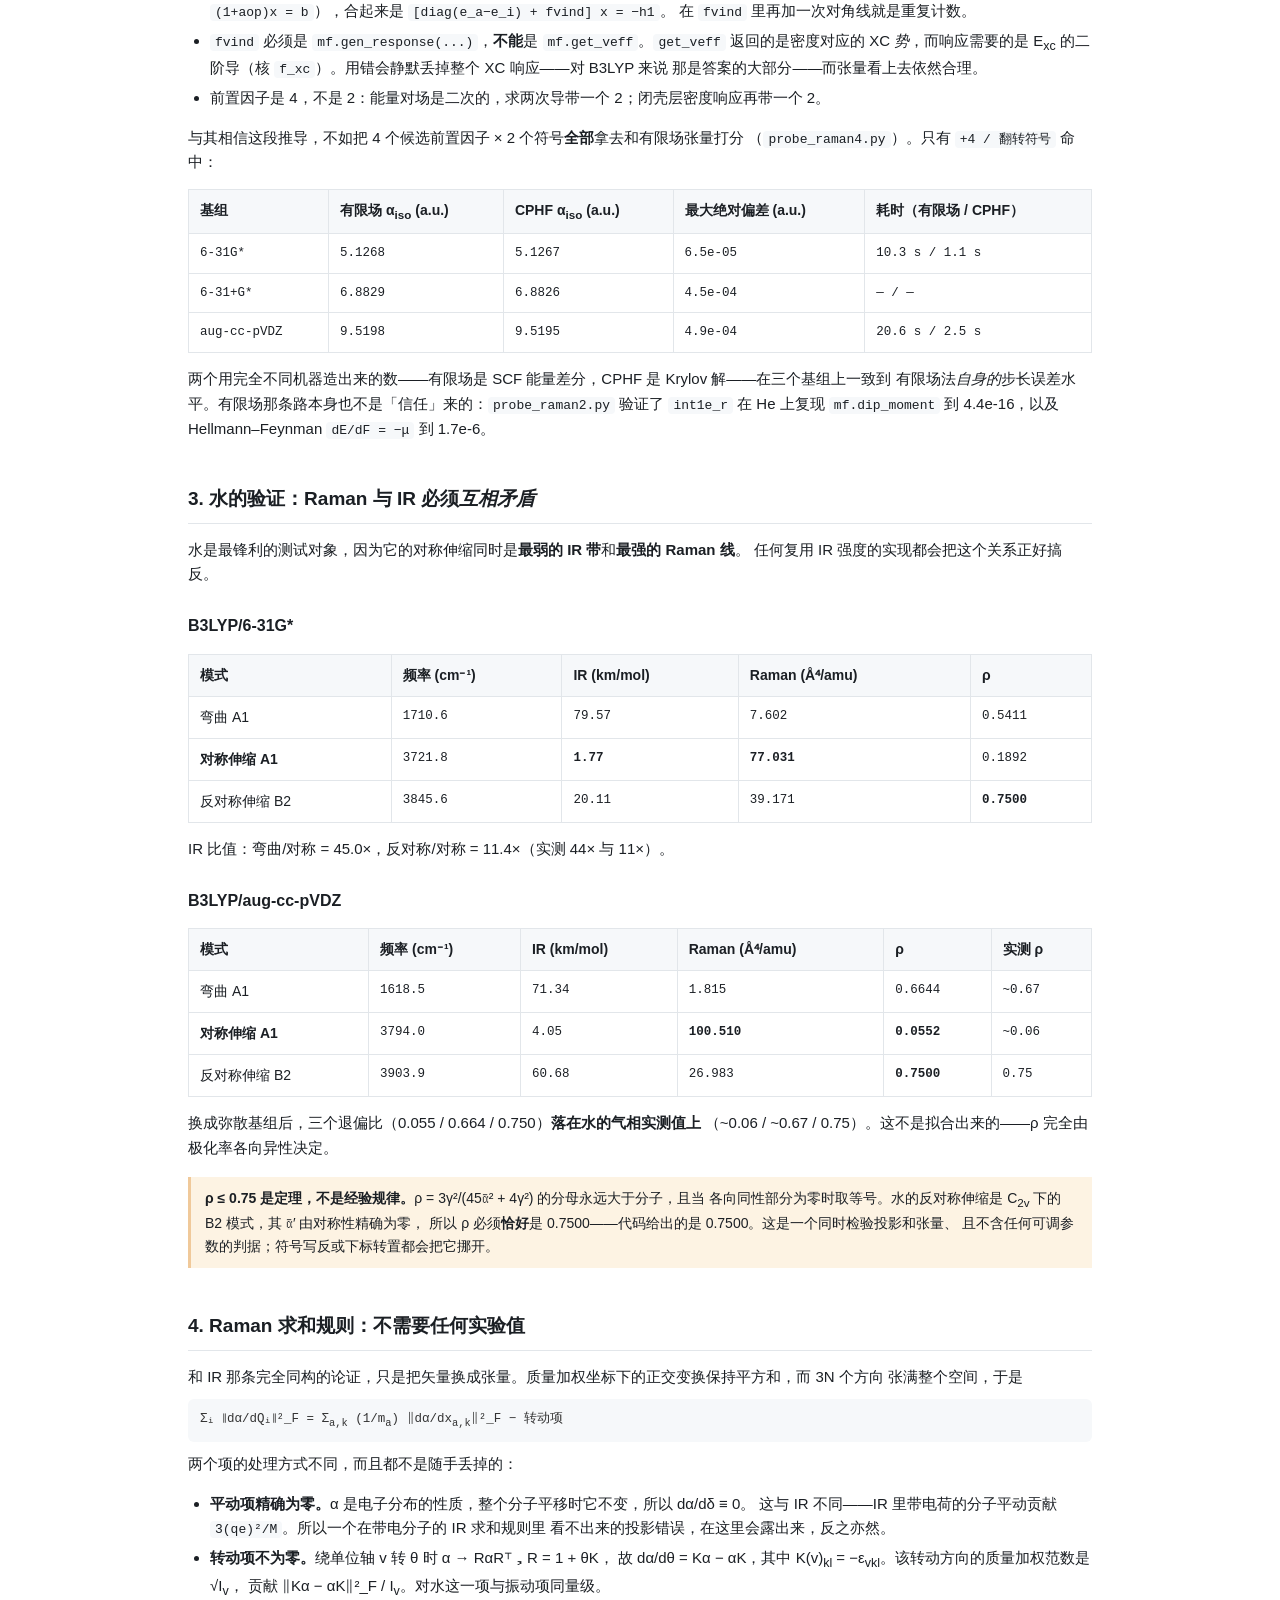
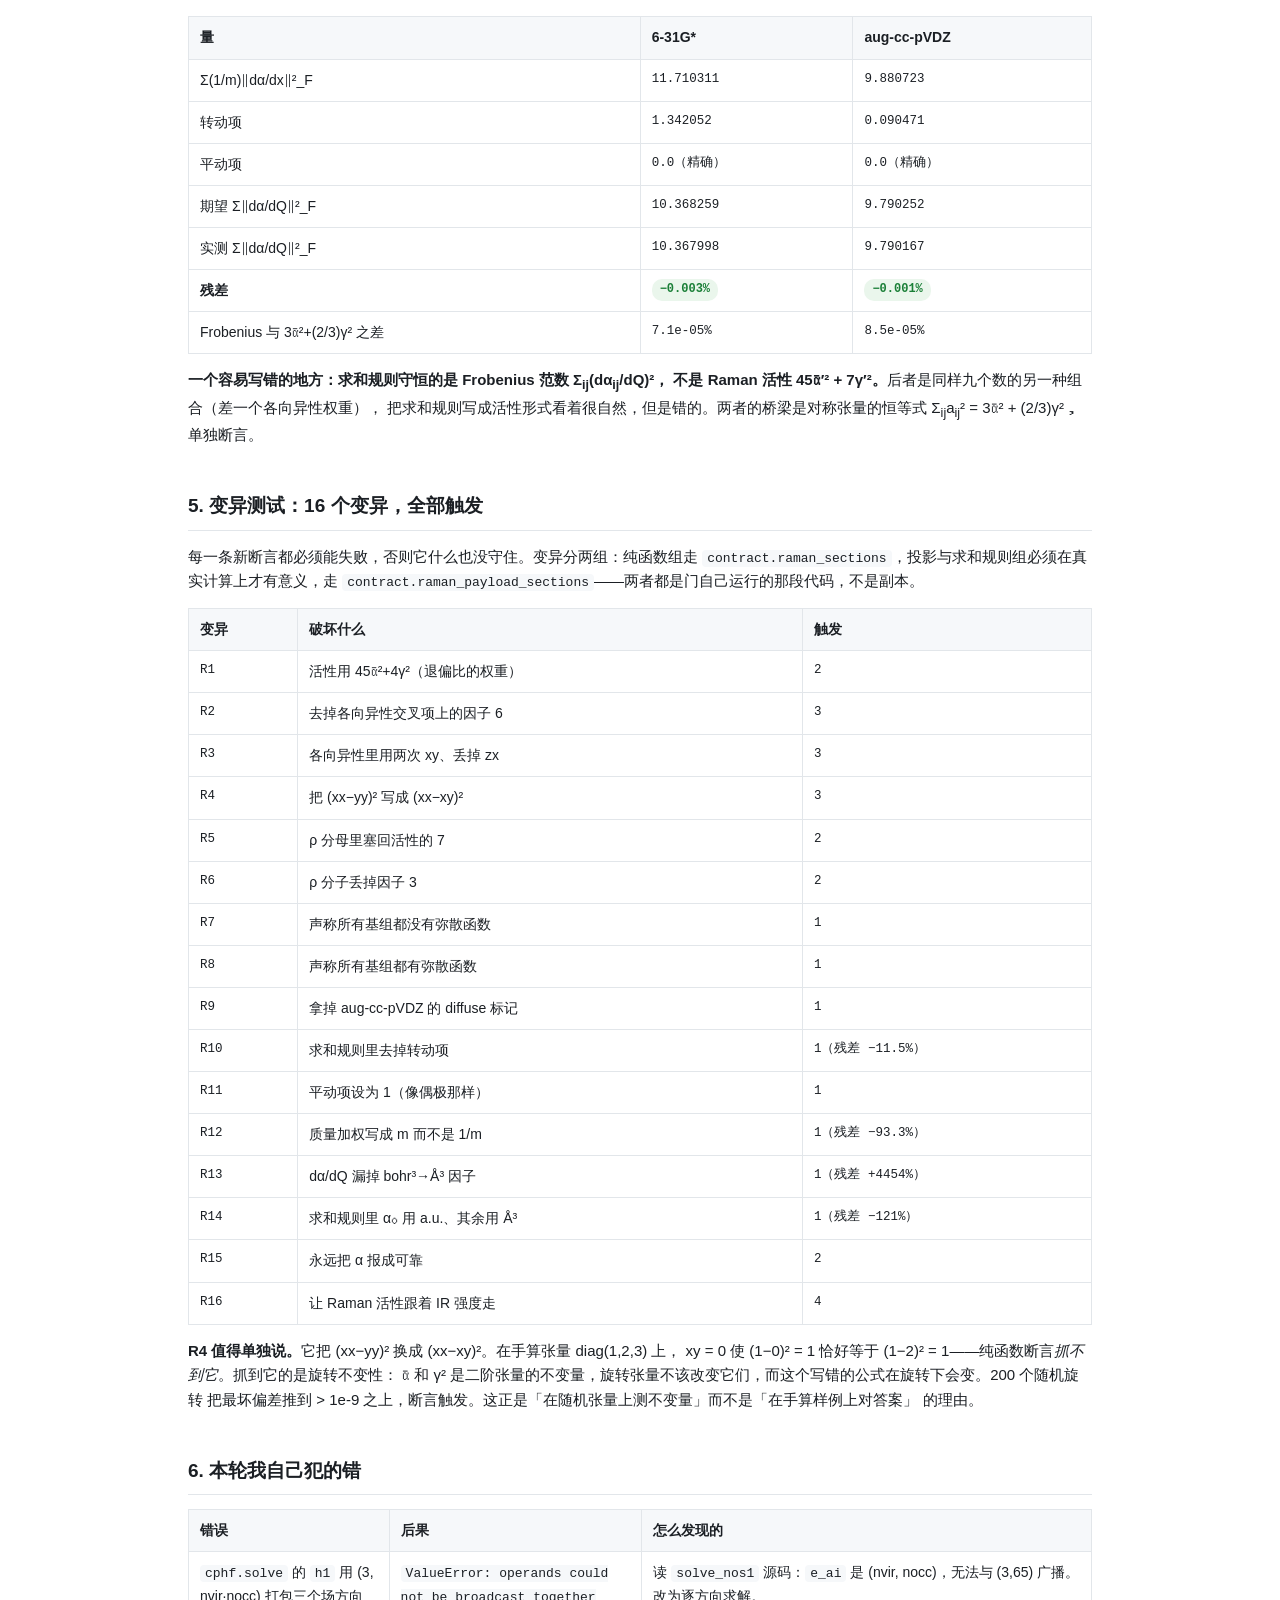
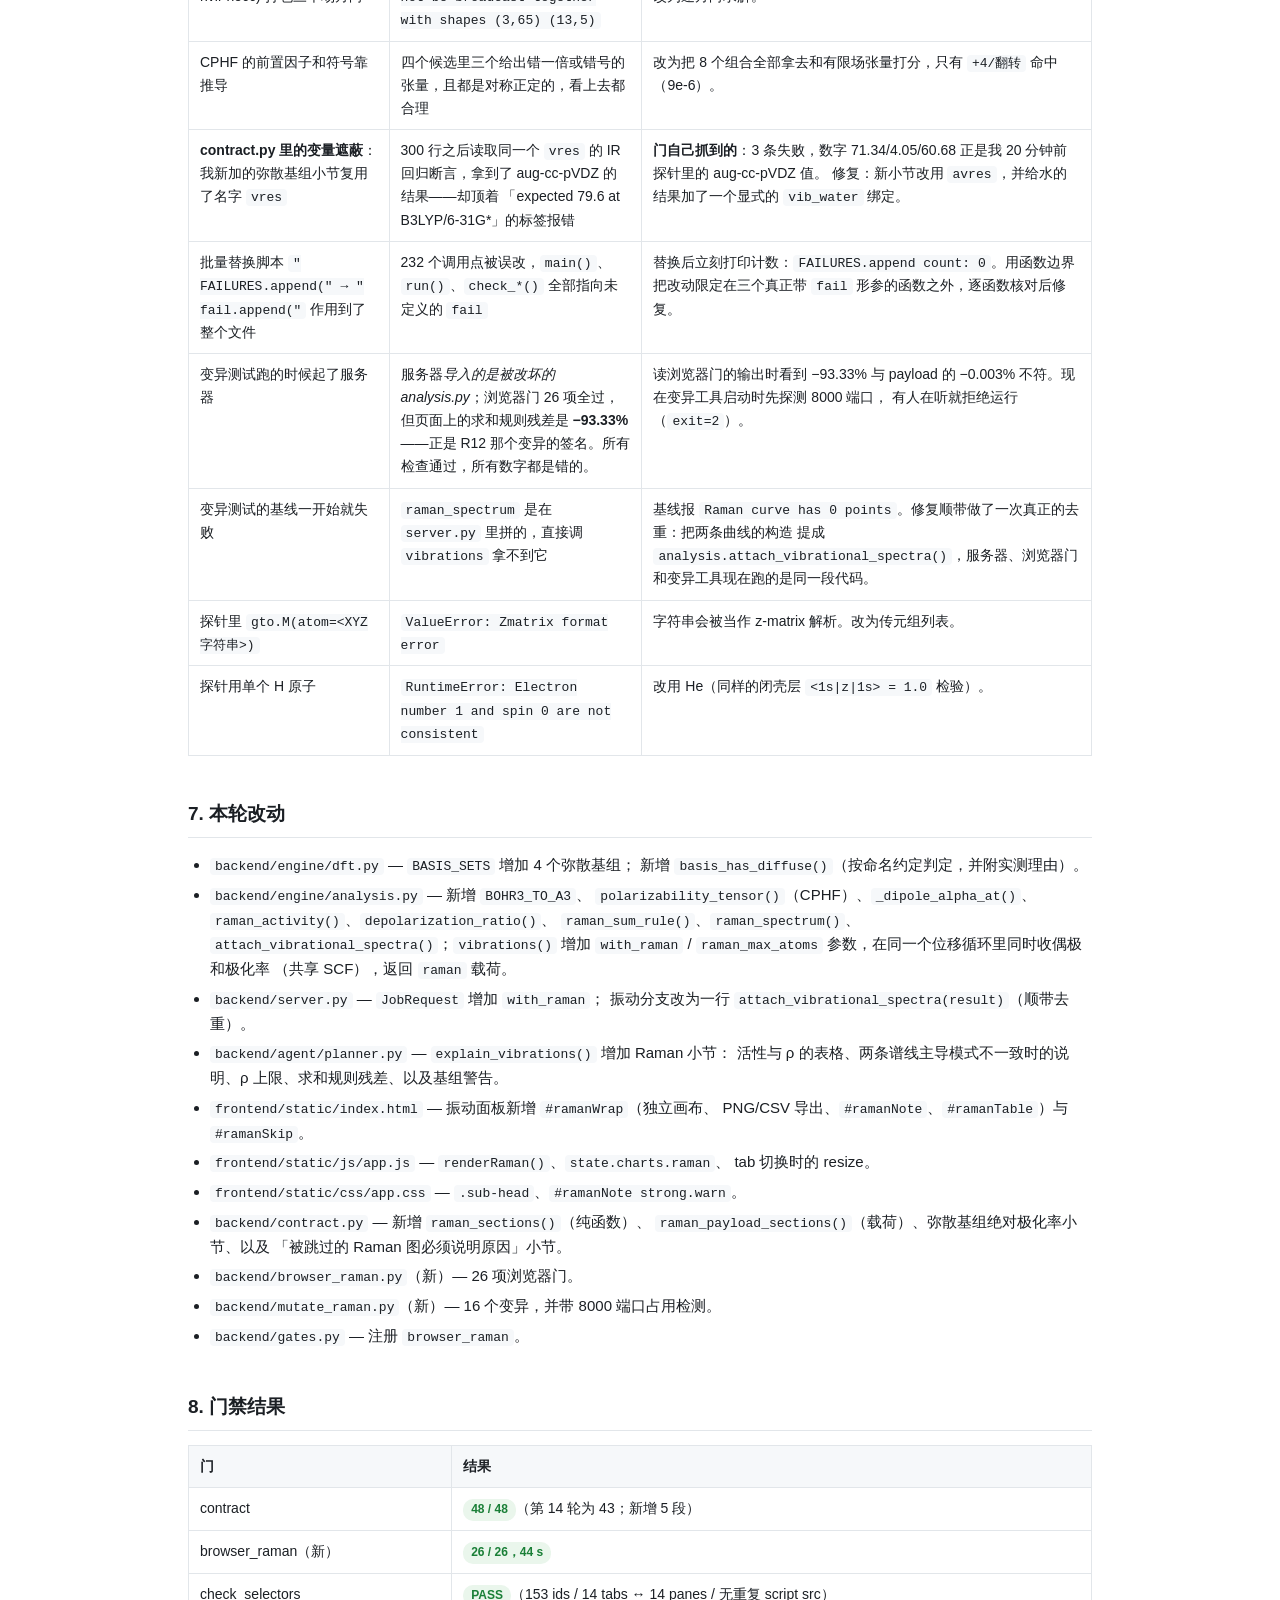
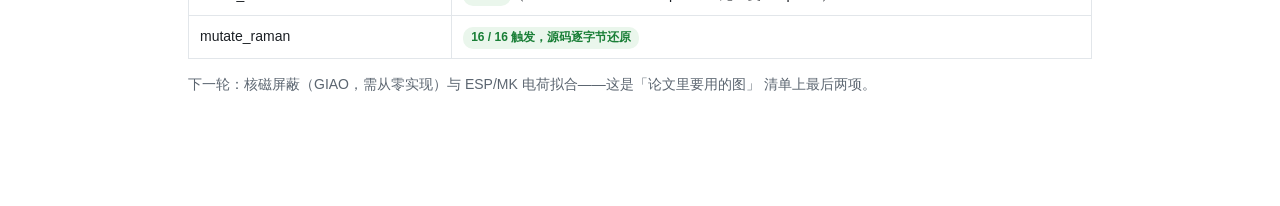
<file: reports/round-15-audit.html>
<!DOCTYPE html>
<html lang="zh-CN">
<head>
<meta charset="utf-8">
<meta name="viewport" content="width=device-width, initial-scale=1">
<title>ChatDFT 审计 · 第 15 轮 — Raman 光谱：极化率、活性与退偏比</title>
<style>
  :root {
    --ink: #1b1f24; --muted: #5b6570; --line: #e2e6ea; --bg: #ffffff;
    --soft: #f6f8fa; --warn: #9a5b00; --warnbg: #fdf3e3;
    --ok: #1a7f37; --okbg: #eaf6ec; --bad: #b42318; --badbg: #fdeceb;
  }
  * { box-sizing: border-box; }
  body { margin: 0; background: var(--bg); color: var(--ink);
    font: 15px/1.65 -apple-system, "Segoe UI", "PingFang SC",
    "Microsoft YaHei", Roboto, sans-serif; }
  main { max-width: 960px; margin: 0 auto; padding: 48px 28px 80px; }
  h1 { font-size: 27px; margin: 0 0 6px; letter-spacing: -.2px; }
  .sub { color: var(--muted); margin: 0 0 34px; font-size: 14px; }
  h2 { font-size: 19px; margin: 42px 0 14px; padding-bottom: 8px;
    border-bottom: 1px solid var(--line); }
  h3 { font-size: 16px; margin: 26px 0 8px; }
  p { margin: 10px 0; }
  code { background: var(--soft); padding: 1px 5px; border-radius: 4px;
    font-family: "SFMono-Regular", Consolas, monospace; font-size: 13px; }
  table { width: 100%; border-collapse: collapse; margin: 14px 0;
    font-size: 14px; }
  th, td { text-align: left; padding: 9px 11px; border: 1px solid var(--line);
    vertical-align: top; }
  th { background: var(--soft); font-weight: 600; }
  td.n { font-family: "SFMono-Regular", Consolas, monospace; font-size: 12.5px;
    white-space: nowrap; }
  .tag { display: inline-block; padding: 1px 8px; border-radius: 10px;
    font-size: 12px; font-weight: 600; }
  .t-ok { background: var(--okbg); color: var(--ok); }
  .t-bad { background: var(--badbg); color: var(--bad); }
  .note { background: var(--warnbg); border-left: 3px solid #f0c99a;
    padding: 10px 14px; margin: 16px 0; font-size: 14px; }
  .quote { font-family: "SFMono-Regular", Consolas, monospace; font-size: 12.5px;
    background: var(--soft); padding: 10px 12px; border-radius: 6px;
    overflow-x: auto; margin: 10px 0; color: #333; }
  ul { padding-left: 22px; } li { margin: 5px 0; }
  .kpi { display: flex; gap: 14px; flex-wrap: wrap; margin: 18px 0 4px; }
  .kpi div { flex: 1 1 150px; border: 1px solid var(--line); border-radius: 8px;
    padding: 12px 14px; background: var(--soft); }
  .kpi b { display: block; font-size: 21px; }
  .kpi span { font-size: 12.5px; color: var(--muted); }
</style>
</head>
<body>
<main>

<h1>第 15 轮：Raman 光谱 — 极化率、活性与退偏比</h1>
<p class="sub">第 12 轮（IR 强度）和第 14 轮（UV-Vis 绝对标度）的教训是同一句话：<strong>被归一化到
自身最大值的图，看不见任何整体性的标度错误</strong>。Raman 把这句话推到了极限——IR 谱和 Raman 谱
<em>都</em>归一化到 100，所以一个「把 IR 强度直接当作 Raman 活性」的实现，两条曲线都光滑、都封顶
在 100、轴标签都合理，而<strong>唯一能暴露它的地方，是两条谱线互相矛盾</strong>。</p>

<div class="kpi">
  <div><b>5.13 → 9.89</b><span>水的 α<sub>iso</sub>：6-31G* 对 aug-cc-pVTZ（实验 9.6–9.9 a.u.）</span></div>
  <div><b>−48%</b><span>6-31G* 的极化率误差（各向异性误差 4.9×）</span></div>
  <div><b>0.7500</b><span>B2 反对称伸缩的退偏比，由对称性精确给出</span></div>
  <div><b>77.0 / 1.77</b><span>对称伸缩：最强的 Raman 线，最弱的 IR 带（km/mol）</span></div>
  <div><b>−0.003%</b><span>Raman 求和规则残差（无需任何实验值）</span></div>
  <div><b>16 / 16</b><span>变异测试全部触发</span></div>
</div>

<h2>1. 两个产品缺陷，和一个缺失的功能</h2>

<h3>缺陷 1：基组清单里没有任何弥散函数</h3>
<p>Raman 需要极化率，而<strong>分子的极化率由电子密度的外尾决定</strong>。应用的 <code>BASIS_SETS</code>
里九个基组全部是紧凑基组，没有一个带弥散函数。实测（B3LYP，水，<code>probe_raman3.py</code>）：</p>

<table>
<thead><tr><th>基组</th><th>α<sub>iso</sub> (a.u.)</th><th>α<sub>iso</sub> (Å³)</th><th>各向异性 γ</th><th>相对实验</th></tr></thead>
<tbody>
<tr><td class="n">6-31G</td><td class="n">4.5366</td><td class="n">0.6723</td><td class="n">4.0790</td><td><span class="tag t-bad">−53%</span></td></tr>
<tr><td class="n">6-31G*</td><td class="n">5.1268</td><td class="n">0.7597</td><td class="n">3.2477</td><td><span class="tag t-bad">−48%</span></td></tr>
<tr><td class="n">cc-pVDZ</td><td class="n">5.3905</td><td class="n">0.7988</td><td class="n">3.0035</td><td><span class="tag t-bad">−45%</span></td></tr>
<tr><td class="n">6-31+G*</td><td class="n">6.8829</td><td class="n">1.0199</td><td class="n">0.9446</td><td><span class="tag t-bad">−29%</span></td></tr>
<tr><td class="n">cc-pVTZ</td><td class="n">7.1796</td><td class="n">1.0639</td><td class="n">2.2143</td><td><span class="tag t-bad">−26%</span></td></tr>
<tr><td class="n">6-31++G**</td><td class="n">7.2470</td><td class="n">1.0739</td><td class="n">1.1299</td><td><span class="tag t-bad">−25%</span></td></tr>
<tr><td class="n">aug-cc-pVDZ</td><td class="n">9.5198</td><td class="n">1.4107</td><td class="n">0.9282</td><td><span class="tag t-ok">−2.4%</span></td></tr>
<tr><td class="n">aug-cc-pVTZ</td><td class="n">9.8891</td><td class="n">1.4654</td><td class="n">0.6608</td><td><span class="tag t-ok">+1.4%</span></td></tr>
<tr><td class="n">实验</td><td class="n">9.6–9.9</td><td class="n">1.42–1.47</td><td class="n">—</td><td>—</td></tr>
</tbody>
</table>
<p class="sub" style="margin-top:-6px">最后一列以实验区间中点 9.75 a.u. 为基准。注意 6-31G* 与 aug-cc-pVDZ
只差基组，不含任何其他改动。</p>

<p>值得注意的是：<strong>各向异性比标量更糟</strong>。6-31G* 给出 γ = 3.25，aug-cc-pVTZ 给出 0.66——
差 4.9 倍。而退偏比 ρ = 3γ²/(45ᾱ² + 4γ²) 完全由各向异性构成，所以不带弥散函数的 ρ 是<em>定量错误</em>的，
不只是「精度差一点」。因此本轮把 <code>6-31+G*</code>、<code>6-31++G**</code>、<code>aug-cc-pVDZ</code>、
<code>aug-cc-pVTZ</code> 加入基组清单，并新增 <code>basis_has_diffuse()</code>：在无弥散基组上仍会出图，
但结果里必须带一条明确的警告。</p>

<h3>缺陷 2：根本没有 Raman 谱</h3>
<p>这个构建里 <code>pyscf.prop</code> 不存在，<code>dft.RKS</code> 也没有 <code>polarizability()</code>
方法，所以极化率必须按定义写出来。这就是本轮的主要工作量。</p>

<h3>缺失的功能：核磁屏蔽（GIAO）与 ESP/MK 电荷</h3>
<p>仍未实现，是下一轮的目标。本轮先把 Raman 做完做对。</p>

<h2>2. CPHF 的约定是<em>测</em>出来的，不是推出来的</h2>
<p>一条 Raman 谱需要在全部 6N 个位移几何上求 dα/dx。有限场法每个位移要 ~18 次 SCF（水是 324 次），
CPHF 只要 1 次 SCF + 1 次 Krylov 解——这正是 Raman 可行的原因。但 CPHF 的三个约定细节都不会自己报错：</p>
<ul>
<li><code>fvind</code> 只能包含双电子部分。<code>cphf.solve_nos1</code> 自己构造
  <code>e_ai = 1/(e_a − e_i)</code> 并把 <code>−e_ai·h1</code> 交给 <code>lib.krylov</code>
  （后者解 <code>(1+aop)x = b</code>），合起来是 <code>[diag(e_a−e_i) + fvind] x = −h1</code>。
  在 <code>fvind</code> 里再加一次对角线就是重复计数。</li>
<li><code>fvind</code> 必须是 <code>mf.gen_response(...)</code>，<strong>不能</strong>是
  <code>mf.get_veff</code>。<code>get_veff</code> 返回的是密度对应的 XC <em>势</em>，而响应需要的是
  E<sub>xc</sub> 的二阶导（核 <code>f_xc</code>）。用错会静默丢掉整个 XC 响应——对 B3LYP 来说
  那是答案的大部分——而张量看上去依然合理。</li>
<li>前置因子是 4，不是 2：能量对场是二次的，求两次导带一个 2；闭壳层密度响应再带一个 2。</li>
</ul>
<p>与其相信这段推导，不如把 4 个候选前置因子 × 2 个符号<strong>全部</strong>拿去和有限场张量打分
（<code>probe_raman4.py</code>）。只有 <code>+4 / 翻转符号</code> 命中：</p>

<table>
<thead><tr><th>基组</th><th>有限场 α<sub>iso</sub> (a.u.)</th><th>CPHF α<sub>iso</sub> (a.u.)</th><th>最大绝对偏差 (a.u.)</th><th>耗时（有限场 / CPHF）</th></tr></thead>
<tbody>
<tr><td class="n">6-31G*</td><td class="n">5.1268</td><td class="n">5.1267</td><td class="n">6.5e-05</td><td class="n">10.3 s / 1.1 s</td></tr>
<tr><td class="n">6-31+G*</td><td class="n">6.8829</td><td class="n">6.8826</td><td class="n">4.5e-04</td><td class="n">— / —</td></tr>
<tr><td class="n">aug-cc-pVDZ</td><td class="n">9.5198</td><td class="n">9.5195</td><td class="n">4.9e-04</td><td class="n">20.6 s / 2.5 s</td></tr>
</tbody>
</table>

<p>两个用完全不同机器造出来的数——有限场是 SCF 能量差分，CPHF 是 Krylov 解——在三个基组上一致到
有限场法<em>自身的</em>步长误差水平。有限场那条路本身也不是「信任」来的：<code>probe_raman2.py</code>
验证了 <code>int1e_r</code> 在 He 上复现 <code>mf.dip_moment</code> 到 4.4e-16，以及 Hellmann–Feynman
<code>dE/dF = −μ</code> 到 1.7e-6。</p>

<h2>3. 水的验证：Raman 与 IR 必须<em>互相矛盾</em></h2>
<p>水是最锋利的测试对象，因为它的对称伸缩同时是<strong>最弱的 IR 带</strong>和<strong>最强的 Raman 线</strong>。
任何复用 IR 强度的实现都会把这个关系正好搞反。</p>

<h3>B3LYP/6-31G*</h3>
<table>
<thead><tr><th>模式</th><th>频率 (cm⁻¹)</th><th>IR (km/mol)</th><th>Raman (Å⁴/amu)</th><th>ρ</th></tr></thead>
<tbody>
<tr><td>弯曲 A1</td><td class="n">1710.6</td><td class="n">79.57</td><td class="n">7.602</td><td class="n">0.5411</td></tr>
<tr><td><strong>对称伸缩 A1</strong></td><td class="n">3721.8</td><td class="n"><strong>1.77</strong></td><td class="n"><strong>77.031</strong></td><td class="n">0.1892</td></tr>
<tr><td>反对称伸缩 B2</td><td class="n">3845.6</td><td class="n">20.11</td><td class="n">39.171</td><td class="n"><strong>0.7500</strong></td></tr>
</tbody>
</table>
<p>IR 比值：弯曲/对称 = 45.0×，反对称/对称 = 11.4×（实测 44× 与 11×）。</p>

<h3>B3LYP/aug-cc-pVDZ</h3>
<table>
<thead><tr><th>模式</th><th>频率 (cm⁻¹)</th><th>IR (km/mol)</th><th>Raman (Å⁴/amu)</th><th>ρ</th><th>实测 ρ</th></tr></thead>
<tbody>
<tr><td>弯曲 A1</td><td class="n">1618.5</td><td class="n">71.34</td><td class="n">1.815</td><td class="n">0.6644</td><td class="n">~0.67</td></tr>
<tr><td><strong>对称伸缩 A1</strong></td><td class="n">3794.0</td><td class="n">4.05</td><td class="n"><strong>100.510</strong></td><td class="n"><strong>0.0552</strong></td><td class="n">~0.06</td></tr>
<tr><td>反对称伸缩 B2</td><td class="n">3903.9</td><td class="n">60.68</td><td class="n">26.983</td><td class="n"><strong>0.7500</strong></td><td class="n">0.75</td></tr>
</tbody>
</table>
<p>换成弥散基组后，三个退偏比（0.055 / 0.664 / 0.750）<strong>落在水的气相实测值上</strong>
（~0.06 / ~0.67 / 0.75）。这不是拟合出来的——ρ 完全由极化率各向异性决定。</p>

<div class="note">
<strong>ρ ≤ 0.75 是定理，不是经验规律。</strong>ρ = 3γ²/(45ᾱ² + 4γ²) 的分母永远大于分子，且当
各向同性部分为零时取等号。水的反对称伸缩是 C<sub>2v</sub> 下的 B2 模式，其 ᾱ′ 由对称性精确为零，
所以 ρ 必须<strong>恰好</strong>是 0.7500——代码给出的是 0.7500。这是一个同时检验投影和张量、
且不含任何可调参数的判据；符号写反或下标转置都会把它挪开。
</div>

<h2>4. Raman 求和规则：不需要任何实验值</h2>
<p>和 IR 那条完全同构的论证，只是把矢量换成张量。质量加权坐标下的正交变换保持平方和，而 3N 个方向
张满整个空间，于是</p>
<div class="quote">Σᵢ ‖dα/dQᵢ‖²_F  =  Σ<sub>a,k</sub> (1/m<sub>a</sub>) ‖dα/dx<sub>a,k</sub>‖²_F  −  转动项</div>
<p>两个项的处理方式不同，而且都不是随手丢掉的：</p>
<ul>
<li><strong>平动项精确为零。</strong>α 是电子分布的性质，整个分子平移时它不变，所以 dα/dδ ≡ 0。
  这与 IR 不同——IR 里带电荷的分子平动贡献 <code>3(qe)²/M</code>。所以一个在带电分子的 IR 求和规则里
  看不出来的投影错误，在这里会露出来，反之亦然。</li>
<li><strong>转动项不为零。</strong>绕单位轴 v 转 θ 时 α → RαRᵀ，R = 1 + θK，
  故 dα/dθ = Kα − αK，其中 K(v)<sub>kl</sub> = −ε<sub>vkl</sub>。该转动方向的质量加权范数是 √I<sub>v</sub>，
  贡献 ‖Kα − αK‖²_F / I<sub>v</sub>。对水这一项与振动项同量级。</li>
</ul>

<table>
<thead><tr><th>量</th><th>6-31G*</th><th>aug-cc-pVDZ</th></tr></thead>
<tbody>
<tr><td>Σ(1/m)‖dα/dx‖²_F</td><td class="n">11.710311</td><td class="n">9.880723</td></tr>
<tr><td>转动项</td><td class="n">1.342052</td><td class="n">0.090471</td></tr>
<tr><td>平动项</td><td class="n">0.0（精确）</td><td class="n">0.0（精确）</td></tr>
<tr><td>期望 Σ‖dα/dQ‖²_F</td><td class="n">10.368259</td><td class="n">9.790252</td></tr>
<tr><td>实测 Σ‖dα/dQ‖²_F</td><td class="n">10.367998</td><td class="n">9.790167</td></tr>
<tr><td><strong>残差</strong></td><td class="n"><span class="tag t-ok">−0.003%</span></td><td class="n"><span class="tag t-ok">−0.001%</span></td></tr>
<tr><td>Frobenius 与 3ᾱ²+(2/3)γ² 之差</td><td class="n">7.1e-05%</td><td class="n">8.5e-05%</td></tr>
</tbody>
</table>

<p><strong>一个容易写错的地方：求和规则守恒的是 Frobenius 范数 Σ<sub>ij</sub>(dα<sub>ij</sub>/dQ)²，
不是 Raman 活性 45ᾱ′² + 7γ′²。</strong>后者是同样九个数的另一种组合（差一个各向异性权重），
把求和规则写成活性形式看着很自然，但是错的。两者的桥梁是对称张量的恒等式
Σ<sub>ij</sub>a<sub>ij</sub>² = 3ᾱ² + (2/3)γ²，单独断言。</p>

<h2>5. 变异测试：16 个变异，全部触发</h2>
<p>每一条新断言都必须能失败，否则它什么也没守住。变异分两组：纯函数组走
<code>contract.raman_sections</code>，投影与求和规则组必须在真实计算上才有意义，走
<code>contract.raman_payload_sections</code>——两者都是门自己运行的那段代码，不是副本。</p>

<table>
<thead><tr><th>变异</th><th>破坏什么</th><th>触发</th></tr></thead>
<tbody>
<tr><td class="n">R1</td><td>活性用 45ᾱ²+4γ²（退偏比的权重）</td><td class="n">2</td></tr>
<tr><td class="n">R2</td><td>去掉各向异性交叉项上的因子 6</td><td class="n">3</td></tr>
<tr><td class="n">R3</td><td>各向异性里用两次 xy、丢掉 zx</td><td class="n">3</td></tr>
<tr><td class="n">R4</td><td>把 (xx−yy)² 写成 (xx−xy)²</td><td class="n">3</td></tr>
<tr><td class="n">R5</td><td>ρ 分母里塞回活性的 7</td><td class="n">2</td></tr>
<tr><td class="n">R6</td><td>ρ 分子丢掉因子 3</td><td class="n">2</td></tr>
<tr><td class="n">R7</td><td>声称所有基组都没有弥散函数</td><td class="n">1</td></tr>
<tr><td class="n">R8</td><td>声称所有基组都有弥散函数</td><td class="n">1</td></tr>
<tr><td class="n">R9</td><td>拿掉 aug-cc-pVDZ 的 diffuse 标记</td><td class="n">1</td></tr>
<tr><td class="n">R10</td><td>求和规则里去掉转动项</td><td class="n">1（残差 −11.5%）</td></tr>
<tr><td class="n">R11</td><td>平动项设为 1（像偶极那样）</td><td class="n">1</td></tr>
<tr><td class="n">R12</td><td>质量加权写成 m 而不是 1/m</td><td class="n">1（残差 −93.3%）</td></tr>
<tr><td class="n">R13</td><td>dα/dQ 漏掉 bohr³→Å³ 因子</td><td class="n">1（残差 +4454%）</td></tr>
<tr><td class="n">R14</td><td>求和规则里 α₀ 用 a.u.、其余用 Å³</td><td class="n">1（残差 −121%）</td></tr>
<tr><td class="n">R15</td><td>永远把 α 报成可靠</td><td class="n">2</td></tr>
<tr><td class="n">R16</td><td>让 Raman 活性跟着 IR 强度走</td><td class="n">4</td></tr>
</tbody>
</table>

<p><strong>R4 值得单独说。</strong>它把 (xx−yy)² 换成 (xx−xy)²。在手算张量 diag(1,2,3) 上，
xy = 0 使 (1−0)² = 1 恰好等于 (1−2)² = 1——纯函数断言<em>抓不到它</em>。抓到它的是旋转不变性：
ᾱ 和 γ² 是二阶张量的不变量，旋转张量不该改变它们，而这个写错的公式在旋转下会变。200 个随机旋转
把最坏偏差推到 &gt; 1e-9 之上，断言触发。这正是「在随机张量上测不变量」而不是「在手算样例上对答案」
的理由。</p>

<h2>6. 本轮我自己犯的错</h2>
<table>
<thead><tr><th>错误</th><th>后果</th><th>怎么发现的</th></tr></thead>
<tbody>
<tr><td><code>cphf.solve</code> 的 <code>h1</code> 用 (3, nvir·nocc) 打包三个场方向</td>
    <td><code>ValueError: operands could not be broadcast together with shapes (3,65) (13,5)</code></td>
    <td>读 <code>solve_nos1</code> 源码：<code>e_ai</code> 是 (nvir, nocc)，无法与 (3,65) 广播。改为逐方向求解。</td></tr>
<tr><td>CPHF 的前置因子和符号靠推导</td>
    <td>四个候选里三个给出错一倍或错号的张量，且都是对称正定的，看上去都合理</td>
    <td>改为把 8 个组合全部拿去和有限场张量打分，只有 <code>+4/翻转</code> 命中（9e-6）。</td></tr>
<tr><td><strong>contract.py 里的变量遮蔽</strong>：我新加的弥散基组小节复用了名字 <code>vres</code></td>
    <td>300 行之后读取同一个 <code>vres</code> 的 IR 回归断言，拿到了 aug-cc-pVDZ 的结果——却顶着
        「expected 79.6 at B3LYP/6-31G*」的标签报错</td>
    <td><strong>门自己抓到的</strong>：3 条失败，数字 71.34/4.05/60.68 正是我 20 分钟前探针里的 aug-cc-pVDZ 值。
        修复：新小节改用 <code>avres</code>，并给水的结果加了一个显式的 <code>vib_water</code> 绑定。</td></tr>
<tr><td>批量替换脚本 <code>"        FAILURES.append(" → "        fail.append("</code> 作用到了整个文件</td>
    <td>232 个调用点被误改，<code>main()</code>、<code>run()</code>、<code>check_*()</code> 全部指向未定义的
        <code>fail</code></td>
    <td>替换后立刻打印计数：<code>FAILURES.append count: 0</code>。用函数边界把改动限定在三个真正带
        <code>fail</code> 形参的函数之外，逐函数核对后修复。</td></tr>
<tr><td>变异测试跑的时候起了服务器</td>
    <td>服务器<em>导入的是被改坏的 analysis.py</em>；浏览器门 26 项全过，但页面上的求和规则残差是
        <strong>−93.33%</strong>——正是 R12 那个变异的签名。所有检查通过，所有数字都是错的。</td>
    <td>读浏览器门的输出时看到 −93.33% 与 payload 的 −0.003% 不符。现在变异工具启动时先探测 8000 端口，
        有人在听就拒绝运行（<code>exit=2</code>）。</td></tr>
<tr><td>变异测试的基线一开始就失败</td>
    <td><code>raman_spectrum</code> 是在 <code>server.py</code> 里拼的，直接调 <code>vibrations</code>
        拿不到它</td>
    <td>基线报 <code>Raman curve has 0 points</code>。修复顺带做了一次真正的去重：把两条曲线的构造
        提成 <code>analysis.attach_vibrational_spectra()</code>，服务器、浏览器门和变异工具现在跑的是同一段代码。</td></tr>
<tr><td>探针里 <code>gto.M(atom=&lt;XYZ 字符串&gt;)</code></td>
    <td><code>ValueError: Zmatrix format error</code></td>
    <td>字符串会被当作 z-matrix 解析。改为传元组列表。</td></tr>
<tr><td>探针用单个 H 原子</td>
    <td><code>RuntimeError: Electron number 1 and spin 0 are not consistent</code></td>
    <td>改用 He（同样的闭壳层 <code>&lt;1s|z|1s&gt; = 1.0</code> 检验）。</td></tr>
</tbody>
</table>

<h2>7. 本轮改动</h2>
<ul>
<li><code>backend/engine/dft.py</code> — <code>BASIS_SETS</code> 增加 4 个弥散基组；
  新增 <code>basis_has_diffuse()</code>（按命名约定判定，并附实测理由）。</li>
<li><code>backend/engine/analysis.py</code> — 新增 <code>BOHR3_TO_A3</code>、
  <code>polarizability_tensor()</code>（CPHF）、<code>_dipole_alpha_at()</code>、
  <code>raman_activity()</code>、<code>depolarization_ratio()</code>、
  <code>raman_sum_rule()</code>、<code>raman_spectrum()</code>、
  <code>attach_vibrational_spectra()</code>；<code>vibrations()</code> 增加
  <code>with_raman</code> / <code>raman_max_atoms</code> 参数，在同一个位移循环里同时收偶极和极化率
  （共享 SCF），返回 <code>raman</code> 载荷。</li>
<li><code>backend/server.py</code> — <code>JobRequest</code> 增加 <code>with_raman</code>；
  振动分支改为一行 <code>attach_vibrational_spectra(result)</code>（顺带去重）。</li>
<li><code>backend/agent/planner.py</code> — <code>explain_vibrations()</code> 增加 Raman 小节：
  活性与 ρ 的表格、两条谱线主导模式不一致时的说明、ρ 上限、求和规则残差、以及基组警告。</li>
<li><code>frontend/static/index.html</code> — 振动面板新增 <code>#ramanWrap</code>（独立画布、
  PNG/CSV 导出、<code>#ramanNote</code>、<code>#ramanTable</code>）与 <code>#ramanSkip</code>。</li>
<li><code>frontend/static/js/app.js</code> — <code>renderRaman()</code>、<code>state.charts.raman</code>、
  tab 切换时的 resize。</li>
<li><code>frontend/static/css/app.css</code> — <code>.sub-head</code>、<code>#ramanNote strong.warn</code>。</li>
<li><code>backend/contract.py</code> — 新增 <code>raman_sections()</code>（纯函数）、
  <code>raman_payload_sections()</code>（载荷）、弥散基组绝对极化率小节、以及
  「被跳过的 Raman 图必须说明原因」小节。</li>
<li><code>backend/browser_raman.py</code>（新）— 26 项浏览器门。</li>
<li><code>backend/mutate_raman.py</code>（新）— 16 个变异，并带 8000 端口占用检测。</li>
<li><code>backend/gates.py</code> — 注册 <code>browser_raman</code>。</li>
</ul>

<h2>8. 门禁结果</h2>
<table>
<thead><tr><th>门</th><th>结果</th></tr></thead>
<tbody>
<tr><td>contract</td><td><span class="tag t-ok">48 / 48</span>（第 14 轮为 43；新增 5 段）</td></tr>
<tr><td>browser_raman（新）</td><td><span class="tag t-ok">26 / 26，44 s</span></td></tr>
<tr><td>check_selectors</td><td><span class="tag t-ok">PASS</span>（153 ids / 14 tabs ↔ 14 panes / 无重复 script src）</td></tr>
<tr><td>mutate_raman</td><td><span class="tag t-ok">16 / 16 触发，源码逐字节还原</span></td></tr>
</tbody>
</table>

<p class="sub">下一轮：核磁屏蔽（GIAO，需从零实现）与 ESP/MK 电荷拟合——这是「论文里要用的图」
清单上最后两项。</p>

</main>
</body>
</html>
</file>
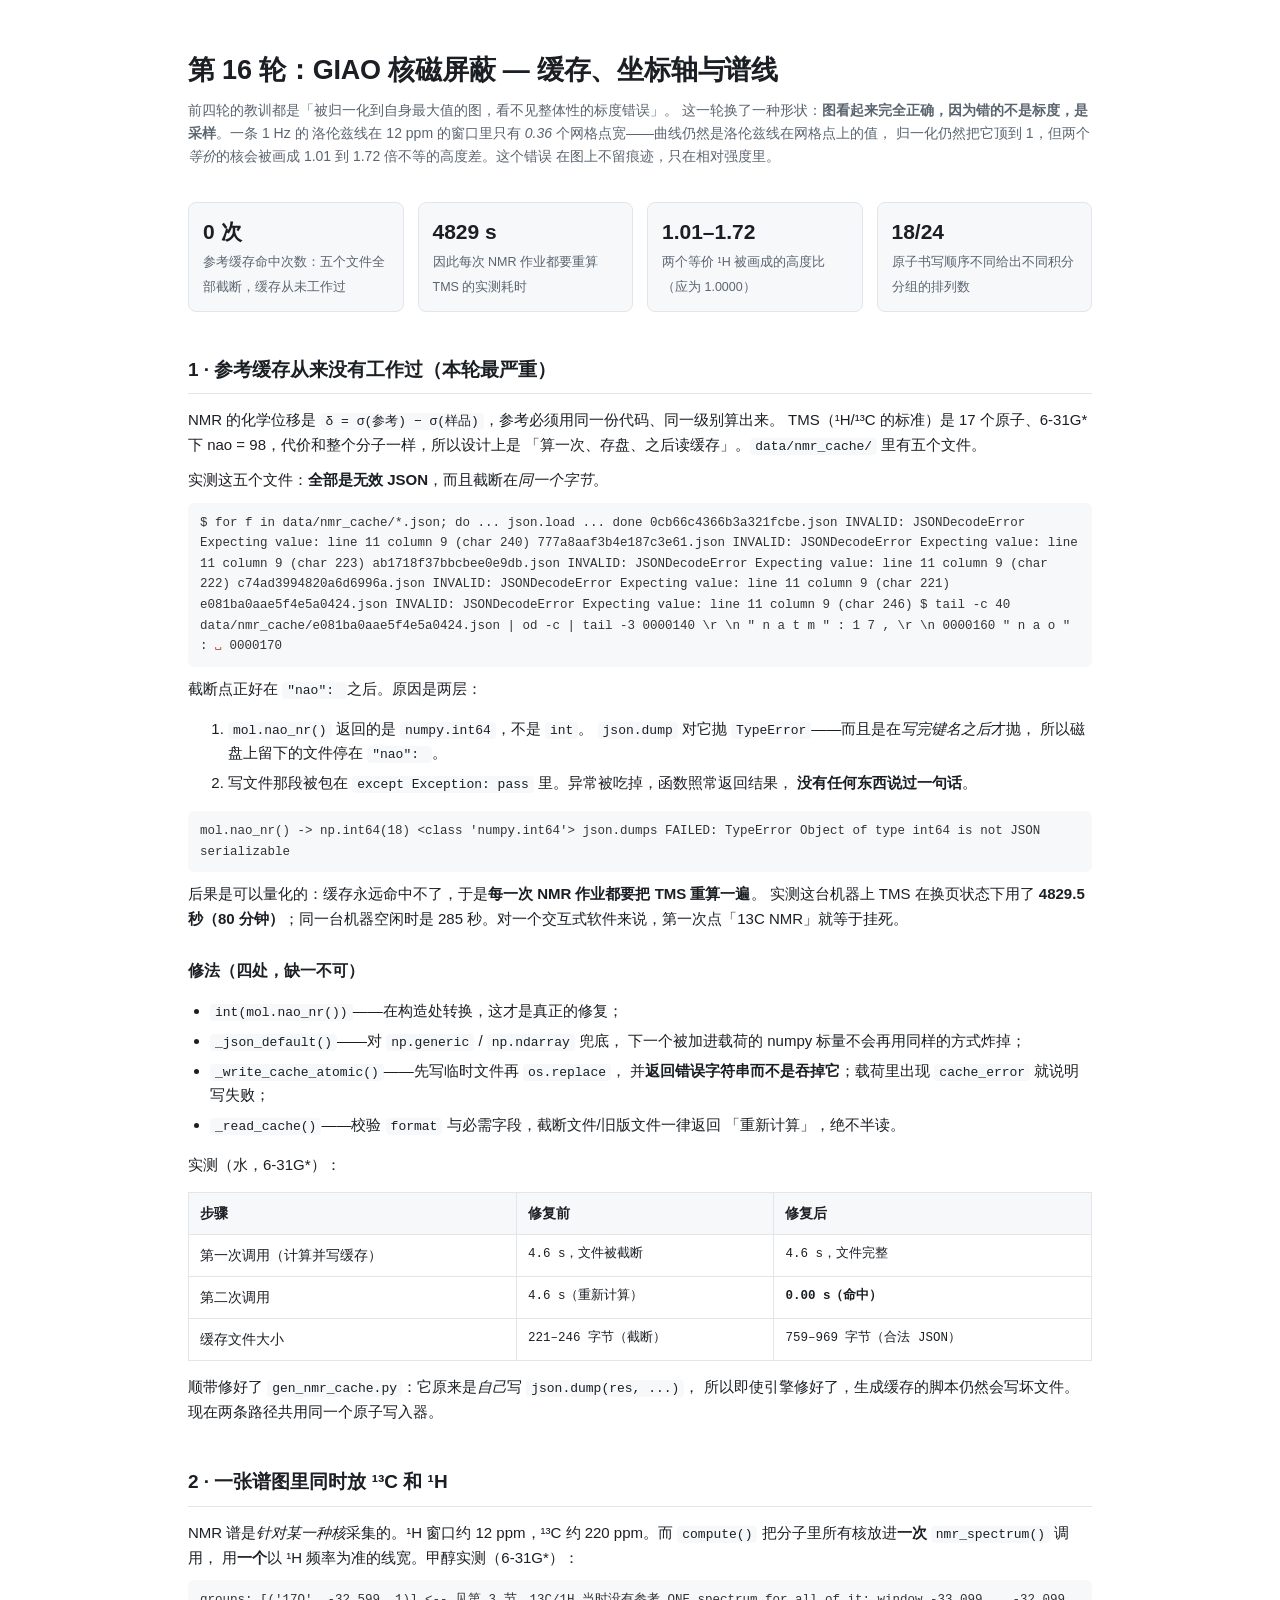
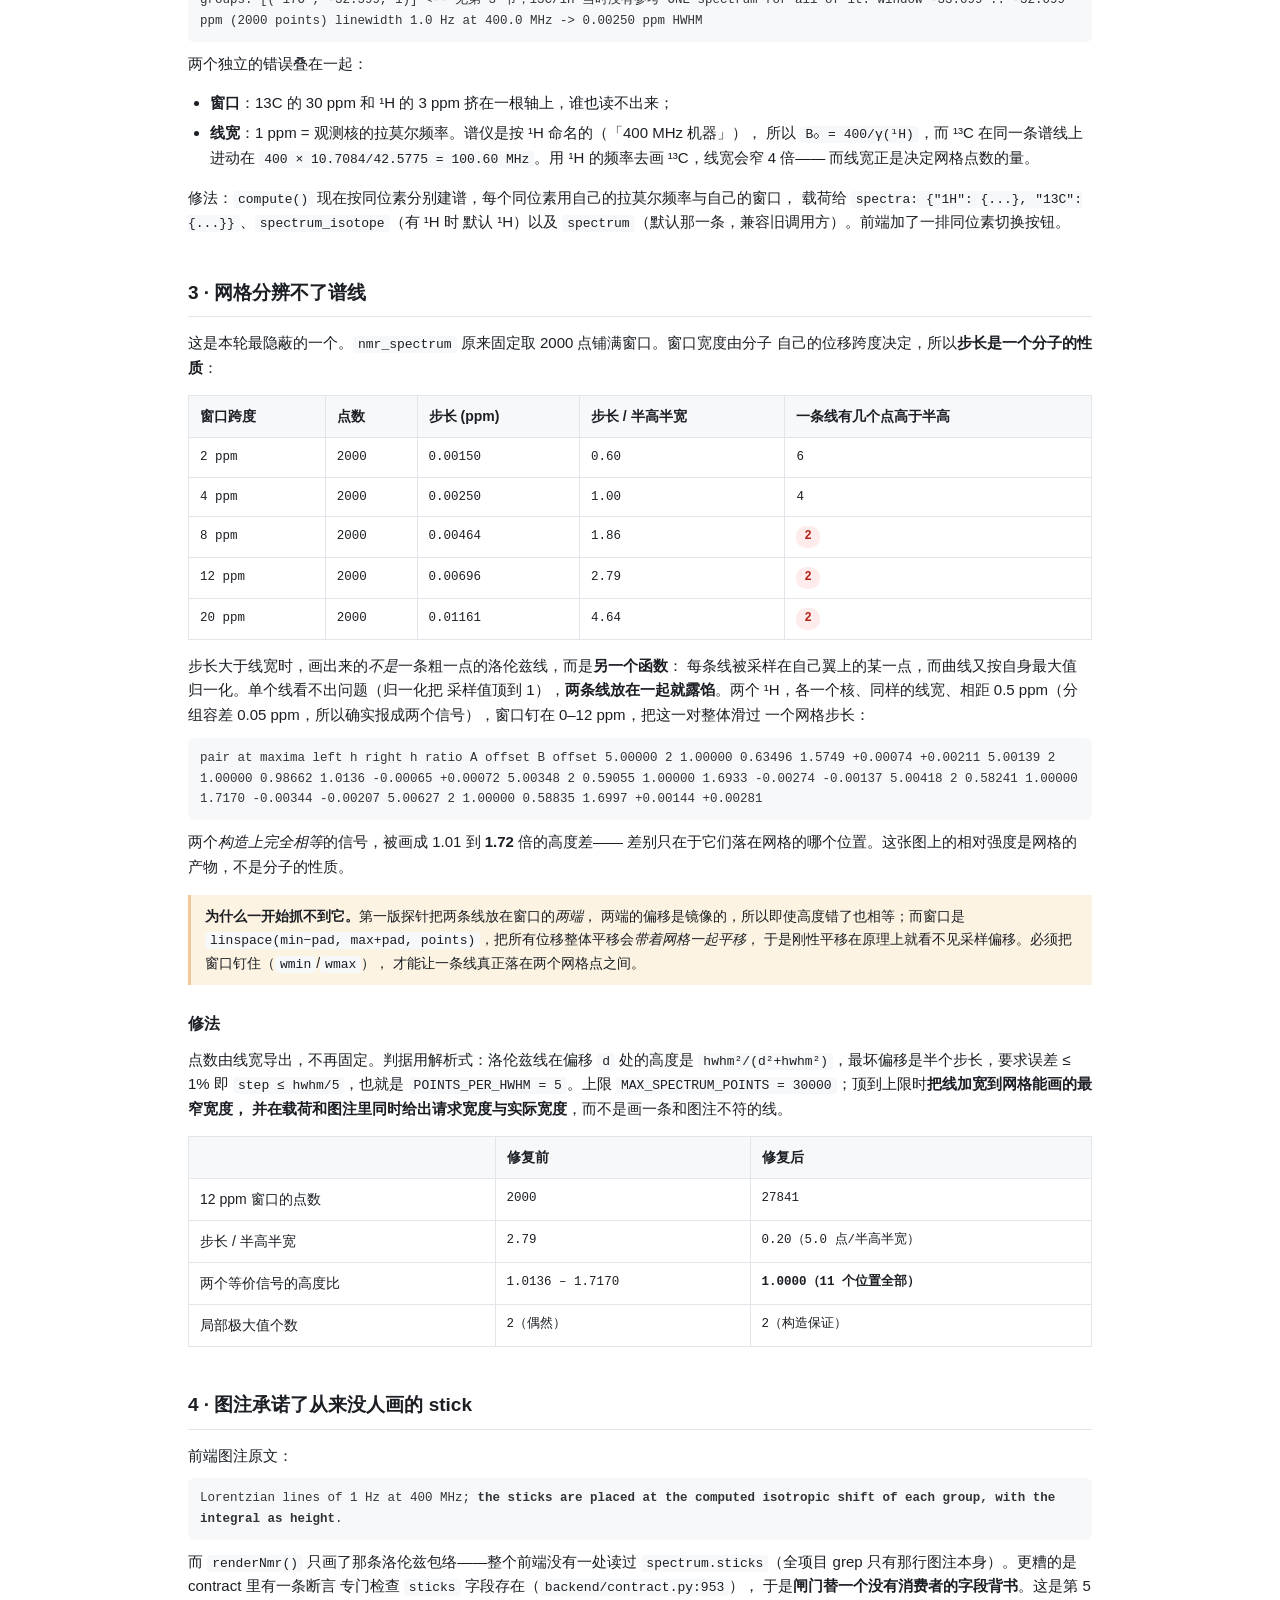
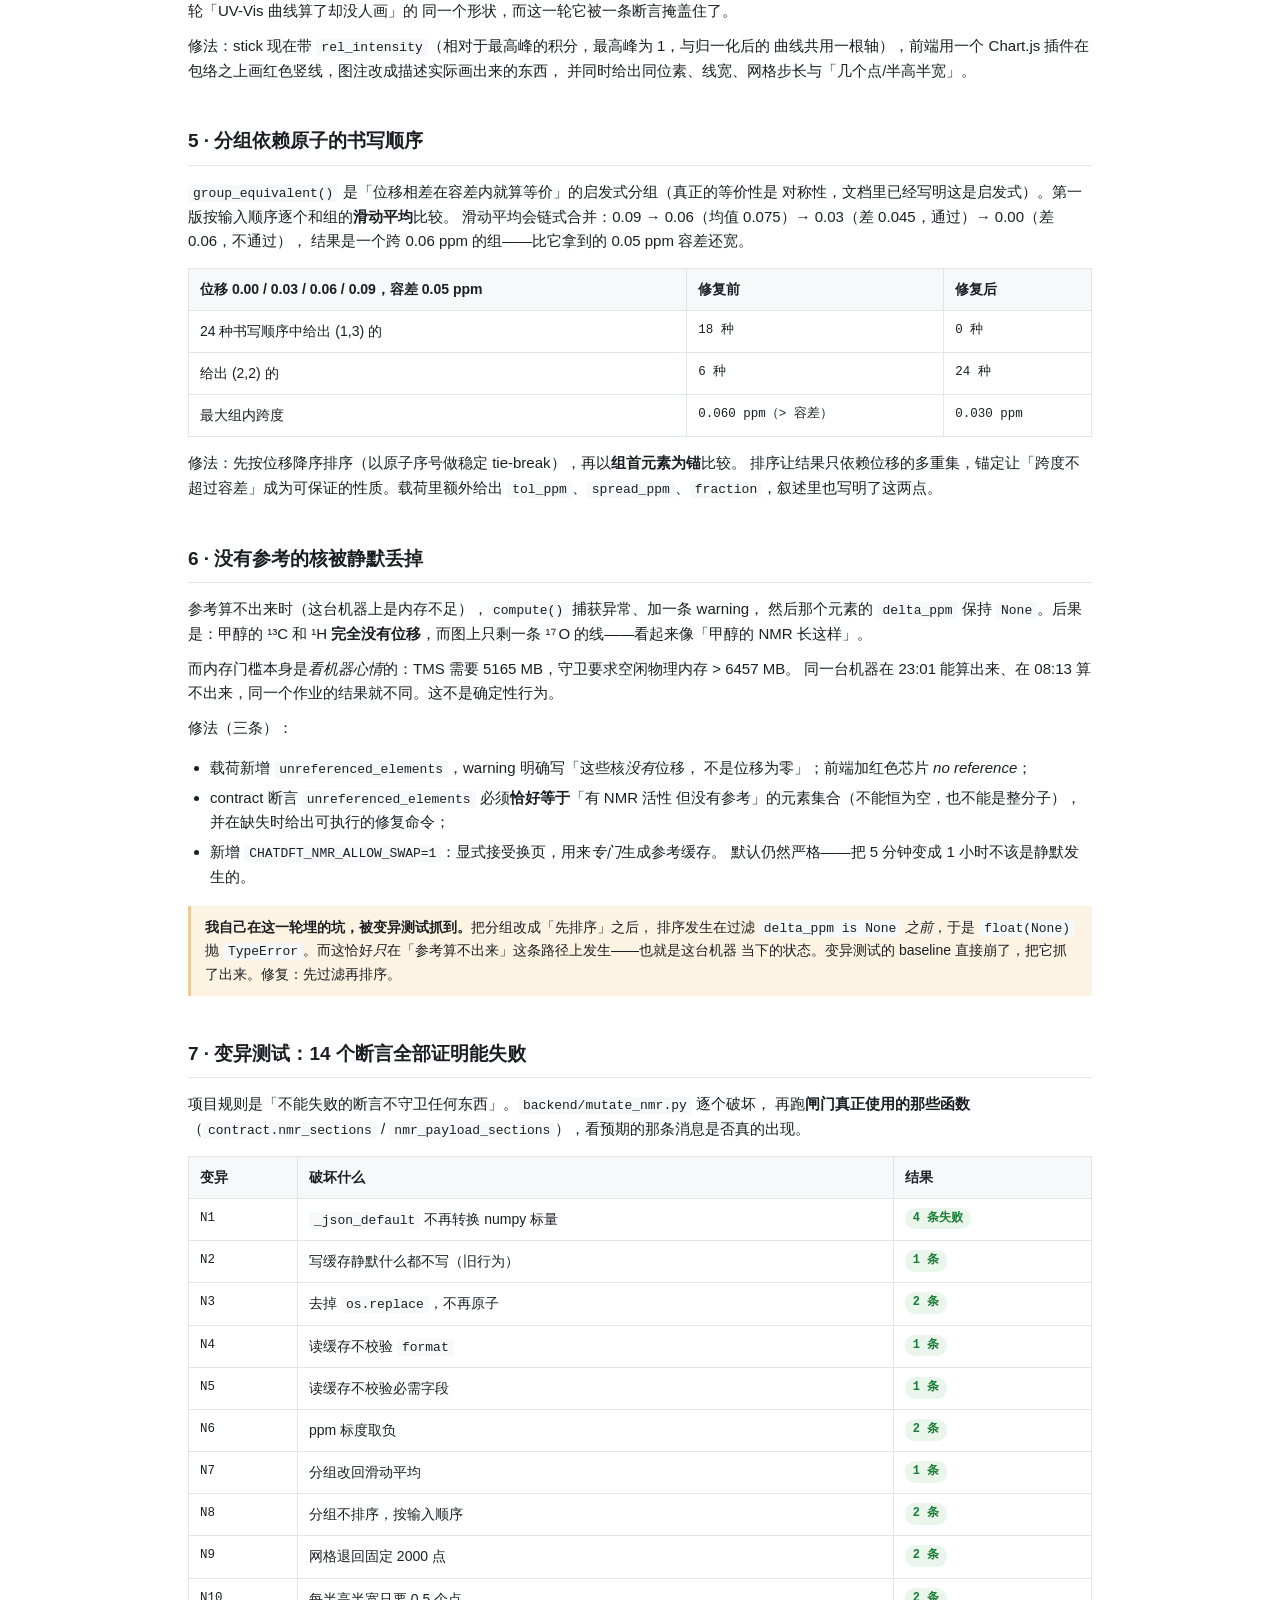
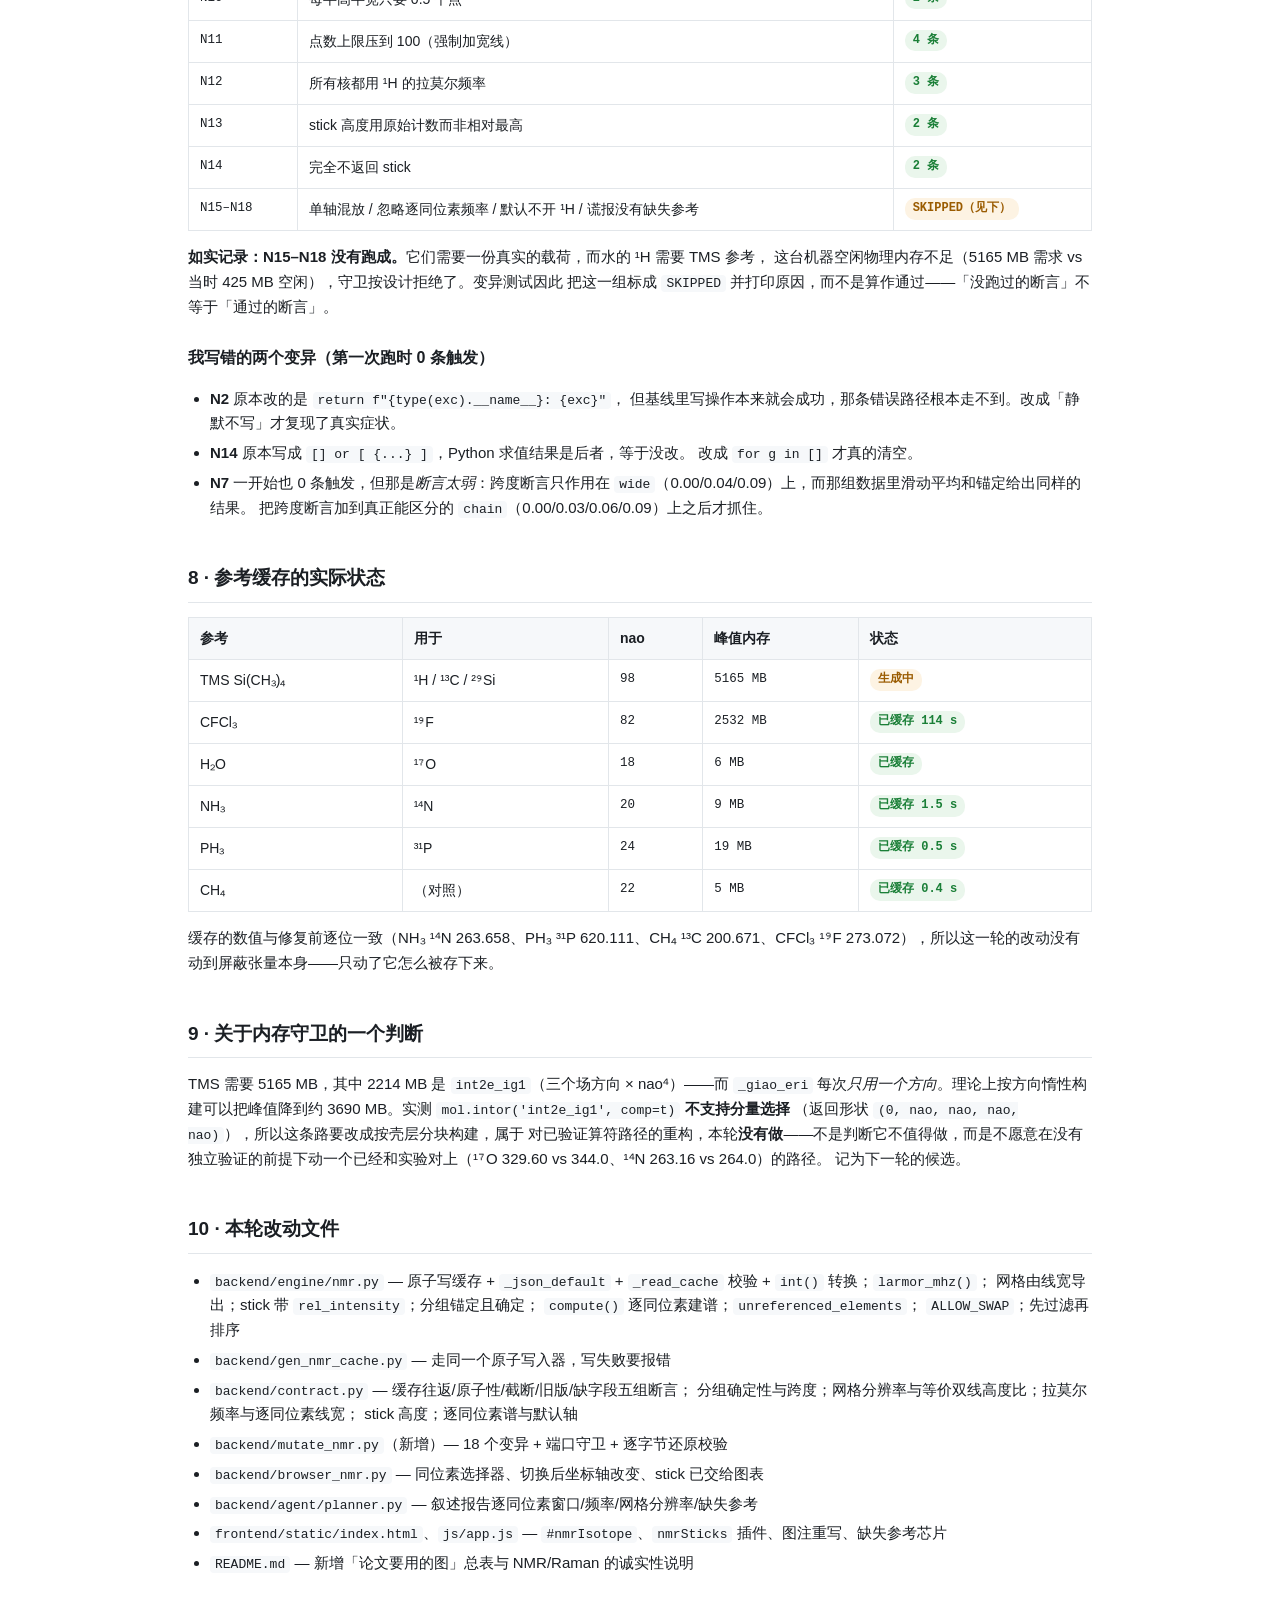
<file: reports/round-16-audit.html>
<!DOCTYPE html>
<html lang="zh-CN">
<head>
<meta charset="utf-8">
<meta name="viewport" content="width=device-width, initial-scale=1">
<title>ChatDFT 审计 · 第 16 轮 — GIAO 核磁屏蔽：缓存、坐标轴与谱线</title>
<style>
  :root {
    --ink: #1b1f24; --muted: #5b6570; --line: #e2e6ea; --bg: #ffffff;
    --soft: #f6f8fa; --warn: #9a5b00; --warnbg: #fdf3e3;
    --ok: #1a7f37; --okbg: #eaf6ec; --bad: #b42318; --badbg: #fdeceb;
  }
  * { box-sizing: border-box; }
  body { margin: 0; background: var(--bg); color: var(--ink);
    font: 15px/1.65 -apple-system, "Segoe UI", "PingFang SC",
    "Microsoft YaHei", Roboto, sans-serif; }
  main { max-width: 960px; margin: 0 auto; padding: 48px 28px 80px; }
  h1 { font-size: 27px; margin: 0 0 6px; letter-spacing: -.2px; }
  .sub { color: var(--muted); margin: 0 0 34px; font-size: 14px; }
  h2 { font-size: 19px; margin: 42px 0 14px; padding-bottom: 8px;
    border-bottom: 1px solid var(--line); }
  h3 { font-size: 16px; margin: 26px 0 8px; }
  p { margin: 10px 0; }
  code { background: var(--soft); padding: 1px 5px; border-radius: 4px;
    font-family: "SFMono-Regular", Consolas, monospace; font-size: 13px; }
  table { width: 100%; border-collapse: collapse; margin: 14px 0;
    font-size: 14px; }
  th, td { text-align: left; padding: 9px 11px; border: 1px solid var(--line);
    vertical-align: top; }
  th { background: var(--soft); font-weight: 600; }
  td.n { font-family: "SFMono-Regular", Consolas, monospace; font-size: 12.5px;
    white-space: nowrap; }
  .tag { display: inline-block; padding: 1px 8px; border-radius: 10px;
    font-size: 12px; font-weight: 600; }
  .t-ok { background: var(--okbg); color: var(--ok); }
  .t-bad { background: var(--badbg); color: var(--bad); }
  .t-warn { background: var(--warnbg); color: var(--warn); }
  .note { background: var(--warnbg); border-left: 3px solid #f0c99a;
    padding: 10px 14px; margin: 16px 0; font-size: 14px; }
  .quote { font-family: "SFMono-Regular", Consolas, monospace; font-size: 12.5px;
    background: var(--soft); padding: 10px 12px; border-radius: 6px;
    overflow-x: auto; margin: 10px 0; color: #333; }
  ul { padding-left: 22px; } li { margin: 5px 0; }
  .kpi { display: flex; gap: 14px; flex-wrap: wrap; margin: 18px 0 4px; }
  .kpi div { flex: 1 1 150px; border: 1px solid var(--line); border-radius: 8px;
    padding: 12px 14px; background: var(--soft); }
  .kpi b { display: block; font-size: 21px; }
  .kpi span { font-size: 12.5px; color: var(--muted); }
</style>
</head>
<body>
<main>

<h1>第 16 轮：GIAO 核磁屏蔽 — 缓存、坐标轴与谱线</h1>
<p class="sub">前四轮的教训都是「被归一化到自身最大值的图，看不见整体性的标度错误」。
这一轮换了一种形状：<strong>图看起来完全正确，因为错的不是标度，是采样</strong>。一条 1 Hz 的
洛伦兹线在 12 ppm 的窗口里只有 <em>0.36</em> 个网格点宽——曲线仍然是洛伦兹线在网格点上的值，
归一化仍然把它顶到 1，但两个<em>等价</em>的核会被画成 1.01 到 1.72 倍不等的高度差。这个错误
在图上不留痕迹，只在相对强度里。</p>

<div class="kpi">
  <div><b>0 次</b><span>参考缓存命中次数：五个文件全部截断，缓存从未工作过</span></div>
  <div><b>4829 s</b><span>因此每次 NMR 作业都要重算 TMS 的实测耗时</span></div>
  <div><b>1.01–1.72</b><span>两个等价 ¹H 被画成的高度比（应为 1.0000）</span></div>
  <div><b>18/24</b><span>原子书写顺序不同给出不同积分分组的排列数</span></div>
</div>

<h2>1 · 参考缓存从来没有工作过（本轮最严重）</h2>

<p>NMR 的化学位移是 <code>δ = σ(参考) − σ(样品)</code>，参考必须用同一份代码、同一级别算出来。
TMS（¹H/¹³C 的标准）是 17 个原子、6-31G* 下 nao = 98，代价和整个分子一样，所以设计上是
「算一次、存盘、之后读缓存」。<code>data/nmr_cache/</code> 里有五个文件。</p>

<p>实测这五个文件：<strong>全部是无效 JSON</strong>，而且截断在<em>同一个字节</em>。</p>

<div class="quote">$ for f in data/nmr_cache/*.json; do ... json.load ... done
0cb66c4366b3a321fcbe.json INVALID: JSONDecodeError Expecting value: line 11 column 9 (char 240)
777a8aaf3b4e187c3e61.json INVALID: JSONDecodeError Expecting value: line 11 column 9 (char 223)
ab1718f37bbcbee0e9db.json INVALID: JSONDecodeError Expecting value: line 11 column 9 (char 222)
c74ad3994820a6d6996a.json INVALID: JSONDecodeError Expecting value: line 11 column 9 (char 221)
e081ba0aae5f4e5a0424.json INVALID: JSONDecodeError Expecting value: line 11 column 9 (char 246)

$ tail -c 40 data/nmr_cache/e081ba0aae5f4e5a0424.json | od -c | tail -3
0000140   \r  \n       "   n   a   t   m   "   :       1   7   ,  \r  \n
0000160       "   n   a   o   "   :   <span style="color:#b42318">␣</span>
0000170
</div>

<p>截断点正好在 <code>"nao": </code> 之后。原因是两层：</p>

<ol>
  <li><code>mol.nao_nr()</code> 返回的是 <code>numpy.int64</code>，不是 <code>int</code>。
      <code>json.dump</code> 对它抛 <code>TypeError</code>——而且是在<em>写完键名之后</em>才抛，
      所以磁盘上留下的文件停在 <code>"nao": </code>。</li>
  <li>写文件那段被包在 <code>except Exception: pass</code> 里。异常被吃掉，函数照常返回结果，
      <strong>没有任何东西说过一句话</strong>。</li>
</ol>

<div class="quote">mol.nao_nr()      -> np.int64(18) &lt;class 'numpy.int64'&gt;
json.dumps FAILED: TypeError Object of type int64 is not JSON serializable</div>

<p>后果是可以量化的：缓存永远命中不了，于是<strong>每一次 NMR 作业都要把 TMS 重算一遍</strong>。
实测这台机器上 TMS 在换页状态下用了 <strong>4829.5 秒（80 分钟）</strong>；同一台机器空闲时是
285 秒。对一个交互式软件来说，第一次点「13C NMR」就等于挂死。</p>

<h3>修法（四处，缺一不可）</h3>
<ul>
  <li><code>int(mol.nao_nr())</code>——在构造处转换，这才是真正的修复；</li>
  <li><code>_json_default()</code>——对 <code>np.generic</code> / <code>np.ndarray</code> 兜底，
      下一个被加进载荷的 numpy 标量不会再用同样的方式炸掉；</li>
  <li><code>_write_cache_atomic()</code>——先写临时文件再 <code>os.replace</code>，
      并<strong>返回错误字符串而不是吞掉它</strong>；载荷里出现 <code>cache_error</code> 就说明写失败；</li>
  <li><code>_read_cache()</code>——校验 <code>format</code> 与必需字段，截断文件/旧版文件一律返回
      「重新计算」，绝不半读。</li>
</ul>

<p>实测（水，6-31G*）：</p>
<table>
  <tr><th>步骤</th><th>修复前</th><th>修复后</th></tr>
  <tr><td>第一次调用（计算并写缓存）</td><td class="n">4.6 s，文件被截断</td><td class="n">4.6 s，文件完整</td></tr>
  <tr><td>第二次调用</td><td class="n">4.6 s（重新计算）</td><td class="n"><strong>0.00 s（命中）</strong></td></tr>
  <tr><td>缓存文件大小</td><td class="n">221–246 字节（截断）</td><td class="n">759–969 字节（合法 JSON）</td></tr>
</table>

<p>顺带修好了 <code>gen_nmr_cache.py</code>：它原来是<em>自己</em>写 <code>json.dump(res, ...)</code>，
所以即使引擎修好了，生成缓存的脚本仍然会写坏文件。现在两条路径共用同一个原子写入器。</p>

<h2>2 · 一张谱图里同时放 ¹³C 和 ¹H</h2>

<p>NMR 谱是<em>针对某一种核</em>采集的。¹H 窗口约 12 ppm，¹³C 约 220 ppm。而
<code>compute()</code> 把分子里所有核放进<strong>一次</strong> <code>nmr_spectrum()</code> 调用，
用<strong>一个</strong>以 ¹H 频率为准的线宽。甲醇实测（6-31G*）：</p>

<div class="quote">groups: [('17O', -32.599, 1)]          &lt;-- 见第 3 节，13C/1H 当时没有参考
ONE spectrum for all of it:
  window   -33.099 .. -32.099 ppm   (2000 points)
  linewidth 1.0 Hz at 400.0 MHz  ->  0.00250 ppm HWHM</div>

<p>两个独立的错误叠在一起：</p>
<ul>
  <li><strong>窗口</strong>：13C 的 30 ppm 和 ¹H 的 3 ppm 挤在一根轴上，谁也读不出来；</li>
  <li><strong>线宽</strong>：1 ppm = 观测核的拉莫尔频率。谱仪是按 ¹H 命名的（「400 MHz 机器」），
      所以 <code>B₀ = 400/γ(¹H)</code>，而 ¹³C 在同一条谱线上进动在
      <code>400 × 10.7084/42.5775 = 100.60 MHz</code>。用 ¹H 的频率去画 ¹³C，线宽会窄 4 倍——
      而线宽正是决定网格点数的量。</li>
</ul>

<p>修法：<code>compute()</code> 现在按同位素分别建谱，每个同位素用自己的拉莫尔频率与自己的窗口，
载荷给 <code>spectra: {"1H": {...}, "13C": {...}}</code>、<code>spectrum_isotope</code>（有 ¹H 时
默认 ¹H）以及 <code>spectrum</code>（默认那一条，兼容旧调用方）。前端加了一排同位素切换按钮。</p>

<h2>3 · 网格分辨不了谱线</h2>

<p>这是本轮最隐蔽的一个。<code>nmr_spectrum</code> 原来固定取 2000 点铺满窗口。窗口宽度由分子
自己的位移跨度决定，所以<strong>步长是一个分子的性质</strong>：</p>

<table>
  <tr><th>窗口跨度</th><th>点数</th><th>步长 (ppm)</th><th>步长 / 半高半宽</th><th>一条线有几个点高于半高</th></tr>
  <tr><td class="n">2 ppm</td><td class="n">2000</td><td class="n">0.00150</td><td class="n">0.60</td><td class="n">6</td></tr>
  <tr><td class="n">4 ppm</td><td class="n">2000</td><td class="n">0.00250</td><td class="n">1.00</td><td class="n">4</td></tr>
  <tr><td class="n">8 ppm</td><td class="n">2000</td><td class="n">0.00464</td><td class="n">1.86</td><td class="n"><span class="tag t-bad">2</span></td></tr>
  <tr><td class="n">12 ppm</td><td class="n">2000</td><td class="n">0.00696</td><td class="n">2.79</td><td class="n"><span class="tag t-bad">2</span></td></tr>
  <tr><td class="n">20 ppm</td><td class="n">2000</td><td class="n">0.01161</td><td class="n">4.64</td><td class="n"><span class="tag t-bad">2</span></td></tr>
</table>

<p>步长大于线宽时，画出来的<em>不是</em>一条粗一点的洛伦兹线，而是<strong>另一个函数</strong>：
每条线被采样在自己翼上的某一点，而曲线又按自身最大值归一化。单个线看不出问题（归一化把
采样值顶到 1），<strong>两条线放在一起就露馅</strong>。两个 ¹H，各一个核、同样的线宽、相距
0.5 ppm（分组容差 0.05 ppm，所以确实报成两个信号），窗口钉在 0–12 ppm，把这一对整体滑过
一个网格步长：</p>

<div class="quote">    pair at  maxima    left h   right h    ratio    A offset  B offset
    5.00000       2   1.00000   0.63496   1.5749    +0.00074  +0.00211
    5.00139       2   1.00000   0.98662   1.0136    -0.00065  +0.00072
    5.00348       2   0.59055   1.00000   1.6933    -0.00274  -0.00137
    5.00418       2   0.58241   1.00000   1.7170    -0.00344  -0.00207
    5.00627       2   1.00000   0.58835   1.6997    +0.00144  +0.00281
</div>

<p>两个<em>构造上完全相等</em>的信号，被画成 1.01 到 <strong>1.72</strong> 倍的高度差——
差别只在于它们落在网格的哪个位置。这张图上的相对强度是网格的产物，不是分子的性质。</p>

<div class="note"><strong>为什么一开始抓不到它。</strong>第一版探针把两条线放在窗口的<em>两端</em>，
两端的偏移是镜像的，所以即使高度错了也相等；而窗口是
<code>linspace(min−pad, max+pad, points)</code>，把所有位移整体平移会<em>带着网格一起平移</em>，
于是刚性平移在原理上就看不见采样偏移。必须把窗口钉住（<code>wmin</code>/<code>wmax</code>），
才能让一条线真正落在两个网格点之间。</div>

<h3>修法</h3>
<p>点数由线宽导出，不再固定。判据用解析式：洛伦兹线在偏移 <code>d</code> 处的高度是
<code>hwhm²/(d²+hwhm²)</code>，最坏偏移是半个步长，要求误差 ≤ 1% 即
<code>step ≤ hwhm/5</code>，也就是 <code>POINTS_PER_HWHM = 5</code>。上限
<code>MAX_SPECTRUM_POINTS = 30000</code>；顶到上限时<strong>把线加宽到网格能画的最窄宽度，
并在载荷和图注里同时给出请求宽度与实际宽度</strong>，而不是画一条和图注不符的线。</p>

<table>
  <tr><th></th><th>修复前</th><th>修复后</th></tr>
  <tr><td>12 ppm 窗口的点数</td><td class="n">2000</td><td class="n">27841</td></tr>
  <tr><td>步长 / 半高半宽</td><td class="n">2.79</td><td class="n">0.20（5.0 点/半高半宽）</td></tr>
  <tr><td>两个等价信号的高度比</td><td class="n">1.0136 – 1.7170</td><td class="n"><strong>1.0000（11 个位置全部）</strong></td></tr>
  <tr><td>局部极大值个数</td><td class="n">2（偶然）</td><td class="n">2（构造保证）</td></tr>
</table>

<h2>4 · 图注承诺了从来没人画的 stick</h2>

<p>前端图注原文：</p>
<div class="quote">Lorentzian lines of 1 Hz at 400 MHz; <strong>the sticks are placed at the
computed isotropic shift of each group, with the integral as height</strong>.</div>

<p>而 <code>renderNmr()</code> 只画了那条洛伦兹包络——整个前端没有一处读过
<code>spectrum.sticks</code>（全项目 grep 只有那行图注本身）。更糟的是 contract 里有一条断言
专门检查 <code>sticks</code> 字段存在（<code>backend/contract.py:953</code>），
于是<strong>闸门替一个没有消费者的字段背书</strong>。这是第 5 轮「UV-Vis 曲线算了却没人画」的
同一个形状，而这一轮它被一条断言掩盖住了。</p>

<p>修法：stick 现在带 <code>rel_intensity</code>（相对于最高峰的积分，最高峰为 1，与归一化后的
曲线共用一根轴），前端用一个 Chart.js 插件在包络之上画红色竖线，图注改成描述实际画出来的东西，
并同时给出同位素、线宽、网格步长与「几个点/半高半宽」。</p>

<h2>5 · 分组依赖原子的书写顺序</h2>

<p><code>group_equivalent()</code> 是「位移相差在容差内就算等价」的启发式分组（真正的等价性是
对称性，文档里已经写明这是启发式）。第一版按输入顺序逐个和组的<strong>滑动平均</strong>比较。
滑动平均会链式合并：0.09 → 0.06（均值 0.075）→ 0.03（差 0.045，通过）→ 0.00（差 0.06，不通过），
结果是一个跨 0.06 ppm 的组——比它拿到的 0.05 ppm 容差还宽。</p>

<table>
  <tr><th>位移 0.00 / 0.03 / 0.06 / 0.09，容差 0.05 ppm</th><th>修复前</th><th>修复后</th></tr>
  <tr><td>24 种书写顺序中给出 (1,3) 的</td><td class="n">18 种</td><td class="n">0 种</td></tr>
  <tr><td>给出 (2,2) 的</td><td class="n">6 种</td><td class="n">24 种</td></tr>
  <tr><td>最大组内跨度</td><td class="n">0.060 ppm（&gt; 容差）</td><td class="n">0.030 ppm</td></tr>
</table>

<p>修法：先按位移降序排序（以原子序号做稳定 tie-break），再以<strong>组首元素为锚</strong>比较。
排序让结果只依赖位移的多重集，锚定让「跨度不超过容差」成为可保证的性质。载荷里额外给出
<code>tol_ppm</code>、<code>spread_ppm</code>、<code>fraction</code>，叙述里也写明了这两点。</p>

<h2>6 · 没有参考的核被静默丢掉</h2>

<p>参考算不出来时（这台机器上是内存不足），<code>compute()</code> 捕获异常、加一条 warning，
然后那个元素的 <code>delta_ppm</code> 保持 <code>None</code>。后果是：甲醇的 ¹³C 和 ¹H
<strong>完全没有位移</strong>，而图上只剩一条 ¹⁷O 的线——看起来像「甲醇的 NMR 长这样」。</p>

<p>而内存门槛本身是<em>看机器心情</em>的：TMS 需要 5165 MB，守卫要求空闲物理内存 &gt; 6457 MB。
同一台机器在 23:01 能算出来、在 08:13 算不出来，同一个作业的结果就不同。这不是确定性行为。</p>

<p>修法（三条）：</p>
<ul>
  <li>载荷新增 <code>unreferenced_elements</code>，warning 明确写「这些核<em>没有</em>位移，
      不是位移为零」；前端加红色芯片 <em>no reference</em>；</li>
  <li>contract 断言 <code>unreferenced_elements</code> 必须<strong>恰好等于</strong>「有 NMR 活性
      但没有参考」的元素集合（不能恒为空，也不能是整分子），并在缺失时给出可执行的修复命令；</li>
  <li>新增 <code>CHATDFT_NMR_ALLOW_SWAP=1</code>：显式接受换页，用来<em>专门</em>生成参考缓存。
      默认仍然严格——把 5 分钟变成 1 小时不该是静默发生的。</li>
</ul>

<div class="note"><strong>我自己在这一轮埋的坑，被变异测试抓到。</strong>把分组改成「先排序」之后，
排序发生在过滤 <code>delta_ppm is None</code> <em>之前</em>，于是 <code>float(None)</code> 抛
<code>TypeError</code>。而这恰好<em>只</em>在「参考算不出来」这条路径上发生——也就是这台机器
当下的状态。变异测试的 baseline 直接崩了，把它抓了出来。修复：先过滤再排序。</div>

<h2>7 · 变异测试：14 个断言全部证明能失败</h2>

<p>项目规则是「不能失败的断言不守卫任何东西」。<code>backend/mutate_nmr.py</code> 逐个破坏，
再跑<strong>闸门真正使用的那些函数</strong>（<code>contract.nmr_sections</code> /
<code>nmr_payload_sections</code>），看预期的那条消息是否真的出现。</p>

<table>
  <tr><th>变异</th><th>破坏什么</th><th>结果</th></tr>
  <tr><td class="n">N1</td><td><code>_json_default</code> 不再转换 numpy 标量</td><td class="n"><span class="tag t-ok">4 条失败</span></td></tr>
  <tr><td class="n">N2</td><td>写缓存静默什么都不写（旧行为）</td><td class="n"><span class="tag t-ok">1 条</span></td></tr>
  <tr><td class="n">N3</td><td>去掉 <code>os.replace</code>，不再原子</td><td class="n"><span class="tag t-ok">2 条</span></td></tr>
  <tr><td class="n">N4</td><td>读缓存不校验 <code>format</code></td><td class="n"><span class="tag t-ok">1 条</span></td></tr>
  <tr><td class="n">N5</td><td>读缓存不校验必需字段</td><td class="n"><span class="tag t-ok">1 条</span></td></tr>
  <tr><td class="n">N6</td><td>ppm 标度取负</td><td class="n"><span class="tag t-ok">2 条</span></td></tr>
  <tr><td class="n">N7</td><td>分组改回滑动平均</td><td class="n"><span class="tag t-ok">1 条</span></td></tr>
  <tr><td class="n">N8</td><td>分组不排序，按输入顺序</td><td class="n"><span class="tag t-ok">2 条</span></td></tr>
  <tr><td class="n">N9</td><td>网格退回固定 2000 点</td><td class="n"><span class="tag t-ok">2 条</span></td></tr>
  <tr><td class="n">N10</td><td>每半高半宽只要 0.5 个点</td><td class="n"><span class="tag t-ok">2 条</span></td></tr>
  <tr><td class="n">N11</td><td>点数上限压到 100（强制加宽线）</td><td class="n"><span class="tag t-ok">4 条</span></td></tr>
  <tr><td class="n">N12</td><td>所有核都用 ¹H 的拉莫尔频率</td><td class="n"><span class="tag t-ok">3 条</span></td></tr>
  <tr><td class="n">N13</td><td>stick 高度用原始计数而非相对最高</td><td class="n"><span class="tag t-ok">2 条</span></td></tr>
  <tr><td class="n">N14</td><td>完全不返回 stick</td><td class="n"><span class="tag t-ok">2 条</span></td></tr>
  <tr><td class="n">N15–N18</td><td>单轴混放 / 忽略逐同位素频率 / 默认不开 ¹H / 谎报没有缺失参考</td><td class="n"><span class="tag t-warn">SKIPPED（见下）</span></td></tr>
</table>

<p><strong>如实记录：N15–N18 没有跑成。</strong>它们需要一份真实的载荷，而水的 ¹H 需要 TMS 参考，
这台机器空闲物理内存不足（5165 MB 需求 vs 当时 425 MB 空闲），守卫按设计拒绝了。变异测试因此
把这一组标成 <code>SKIPPED</code> 并打印原因，而不是算作通过——「没跑过的断言」不等于「通过的断言」。</p>

<h3>我写错的两个变异（第一次跑时 0 条触发）</h3>
<ul>
  <li><strong>N2</strong> 原本改的是 <code>return f"{type(exc).__name__}: {exc}"</code>，
      但基线里写操作本来就会成功，那条错误路径根本走不到。改成「静默不写」才复现了真实症状。</li>
  <li><strong>N14</strong> 原本写成 <code>[] or [ {...} ]</code>，Python 求值结果是后者，等于没改。
      改成 <code>for g in []</code> 才真的清空。</li>
  <li><strong>N7</strong> 一开始也 0 条触发，但那是<em>断言太弱</em>：跨度断言只作用在
      <code>wide</code>（0.00/0.04/0.09）上，而那组数据里滑动平均和锚定给出同样的结果。
      把跨度断言加到真正能区分的 <code>chain</code>（0.00/0.03/0.06/0.09）上之后才抓住。</li>
</ul>

<h2>8 · 参考缓存的实际状态</h2>

<table>
  <tr><th>参考</th><th>用于</th><th>nao</th><th>峰值内存</th><th>状态</th></tr>
  <tr><td>TMS Si(CH₃)₄</td><td>¹H / ¹³C / ²⁹Si</td><td class="n">98</td><td class="n">5165 MB</td><td class="n"><span class="tag t-warn">生成中</span></td></tr>
  <tr><td>CFCl₃</td><td>¹⁹F</td><td class="n">82</td><td class="n">2532 MB</td><td class="n"><span class="tag t-ok">已缓存 114 s</span></td></tr>
  <tr><td>H₂O</td><td>¹⁷O</td><td class="n">18</td><td class="n">6 MB</td><td class="n"><span class="tag t-ok">已缓存</span></td></tr>
  <tr><td>NH₃</td><td>¹⁴N</td><td class="n">20</td><td class="n">9 MB</td><td class="n"><span class="tag t-ok">已缓存 1.5 s</span></td></tr>
  <tr><td>PH₃</td><td>³¹P</td><td class="n">24</td><td class="n">19 MB</td><td class="n"><span class="tag t-ok">已缓存 0.5 s</span></td></tr>
  <tr><td>CH₄</td><td>（对照）</td><td class="n">22</td><td class="n">5 MB</td><td class="n"><span class="tag t-ok">已缓存 0.4 s</span></td></tr>
</table>

<p>缓存的数值与修复前逐位一致（NH₃ ¹⁴N 263.658、PH₃ ³¹P 620.111、CH₄ ¹³C 200.671、CFCl₃ ¹⁹F
273.072），所以这一轮的改动没有动到屏蔽张量本身——只动了它怎么被存下来。</p>

<h2>9 · 关于内存守卫的一个判断</h2>

<p>TMS 需要 5165 MB，其中 2214 MB 是 <code>int2e_ig1</code>（三个场方向 × nao⁴）——而
<code>_giao_eri</code> 每次<em>只用一个方向</em>。理论上按方向惰性构建可以把峰值降到约
3690 MB。实测 <code>mol.intor('int2e_ig1', comp=t)</code> <strong>不支持分量选择</strong>
（返回形状 <code>(0, nao, nao, nao, nao)</code>），所以这条路要改成按壳层分块构建，属于
对已验证算符路径的重构，本轮<strong>没有做</strong>——不是判断它不值得做，而是不愿意在没有
独立验证的前提下动一个已经和实验对上（¹⁷O 329.60 vs 344.0、¹⁴N 263.16 vs 264.0）的路径。
记为下一轮的候选。</p>

<h2>10 · 本轮改动文件</h2>
<ul>
  <li><code>backend/engine/nmr.py</code> — 原子写缓存 + <code>_json_default</code> +
      <code>_read_cache</code> 校验 + <code>int()</code> 转换；<code>larmor_mhz()</code>；
      网格由线宽导出；stick 带 <code>rel_intensity</code>；分组锚定且确定；
      <code>compute()</code> 逐同位素建谱；<code>unreferenced_elements</code>；
      <code>ALLOW_SWAP</code>；先过滤再排序</li>
  <li><code>backend/gen_nmr_cache.py</code> — 走同一个原子写入器，写失败要报错</li>
  <li><code>backend/contract.py</code> — 缓存往返/原子性/截断/旧版/缺字段五组断言；
      分组确定性与跨度；网格分辨率与等价双线高度比；拉莫尔频率与逐同位素线宽；
      stick 高度；逐同位素谱与默认轴</li>
  <li><code>backend/mutate_nmr.py</code>（新增）— 18 个变异 + 端口守卫 + 逐字节还原校验</li>
  <li><code>backend/browser_nmr.py</code> — 同位素选择器、切换后坐标轴改变、stick 已交给图表</li>
  <li><code>backend/agent/planner.py</code> — 叙述报告逐同位素窗口/频率/网格分辨率/缺失参考</li>
  <li><code>frontend/static/index.html</code>、<code>js/app.js</code> —
      <code>#nmrIsotope</code>、<code>nmrSticks</code> 插件、图注重写、缺失参考芯片</li>
  <li><code>README.md</code> — 新增「论文要用的图」总表与 NMR/Raman 的诚实性说明</li>
</ul>

</main>
</body>
</html>
</file>
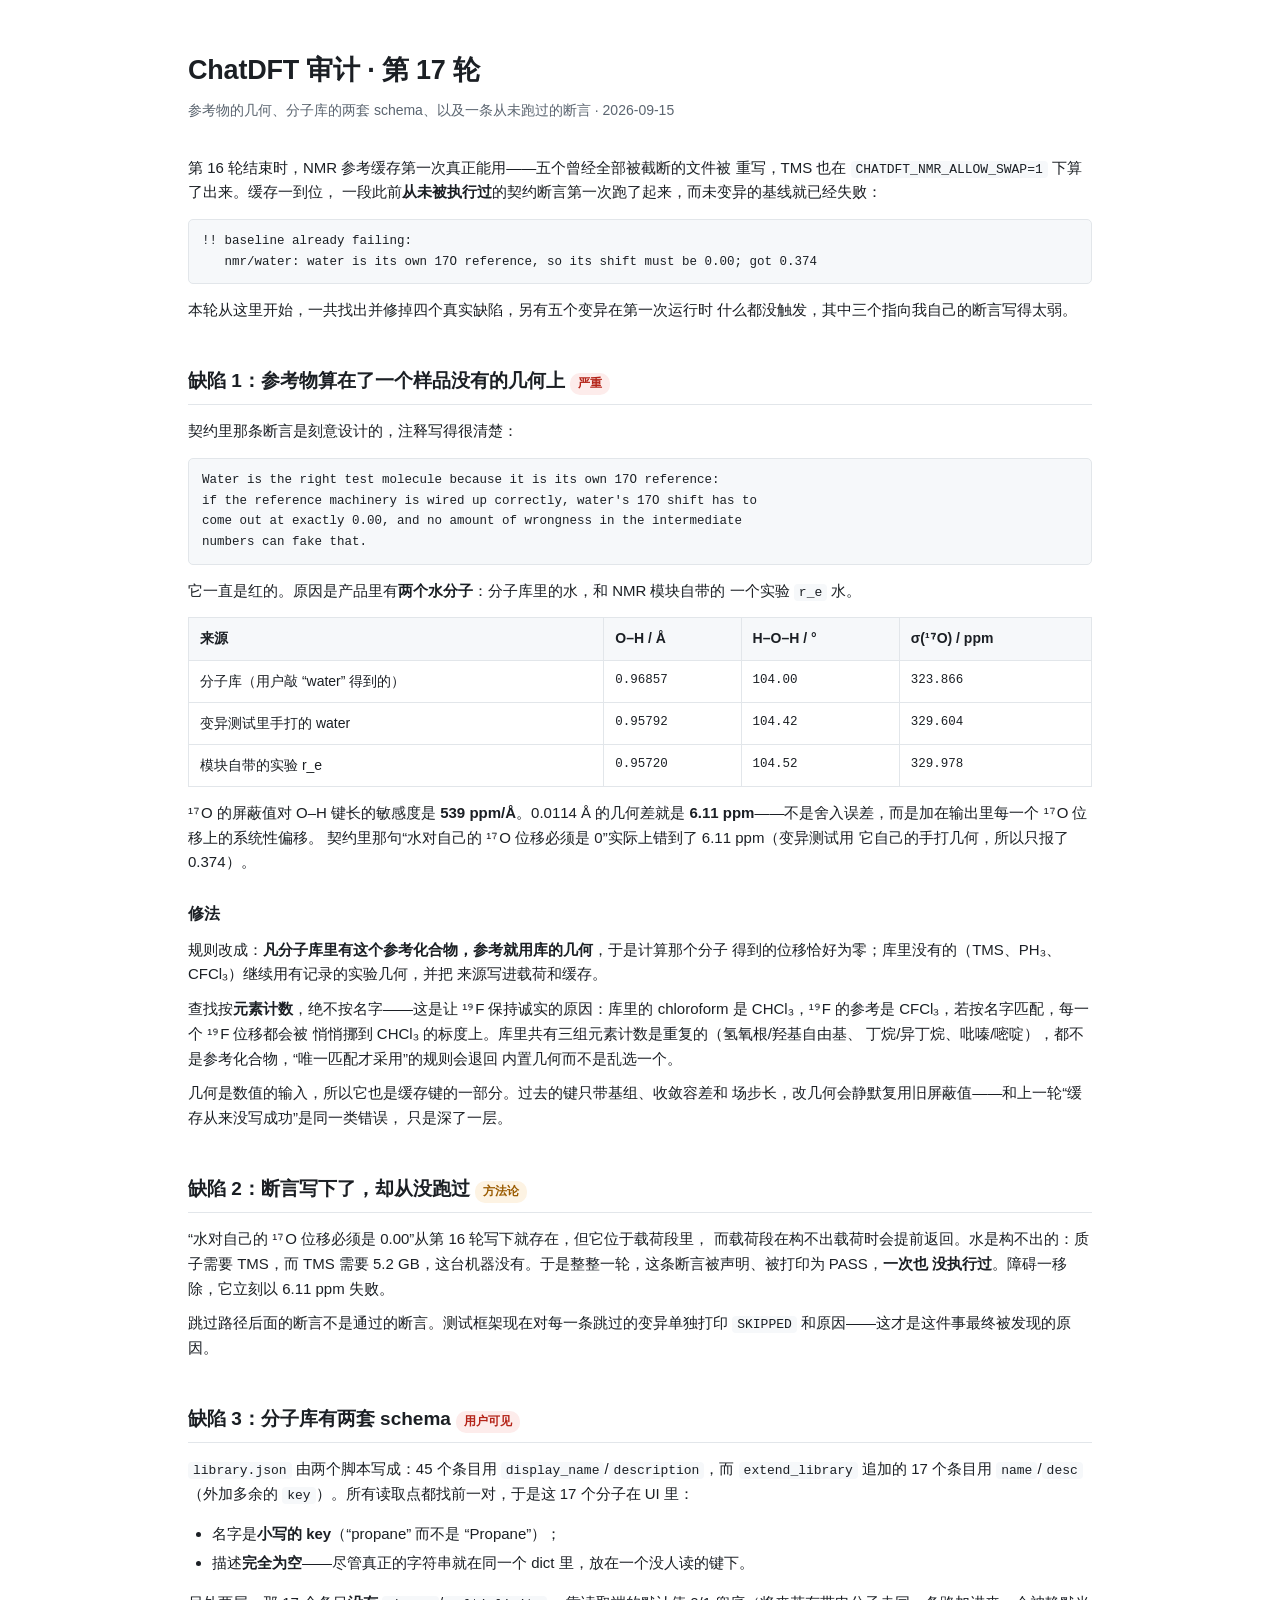
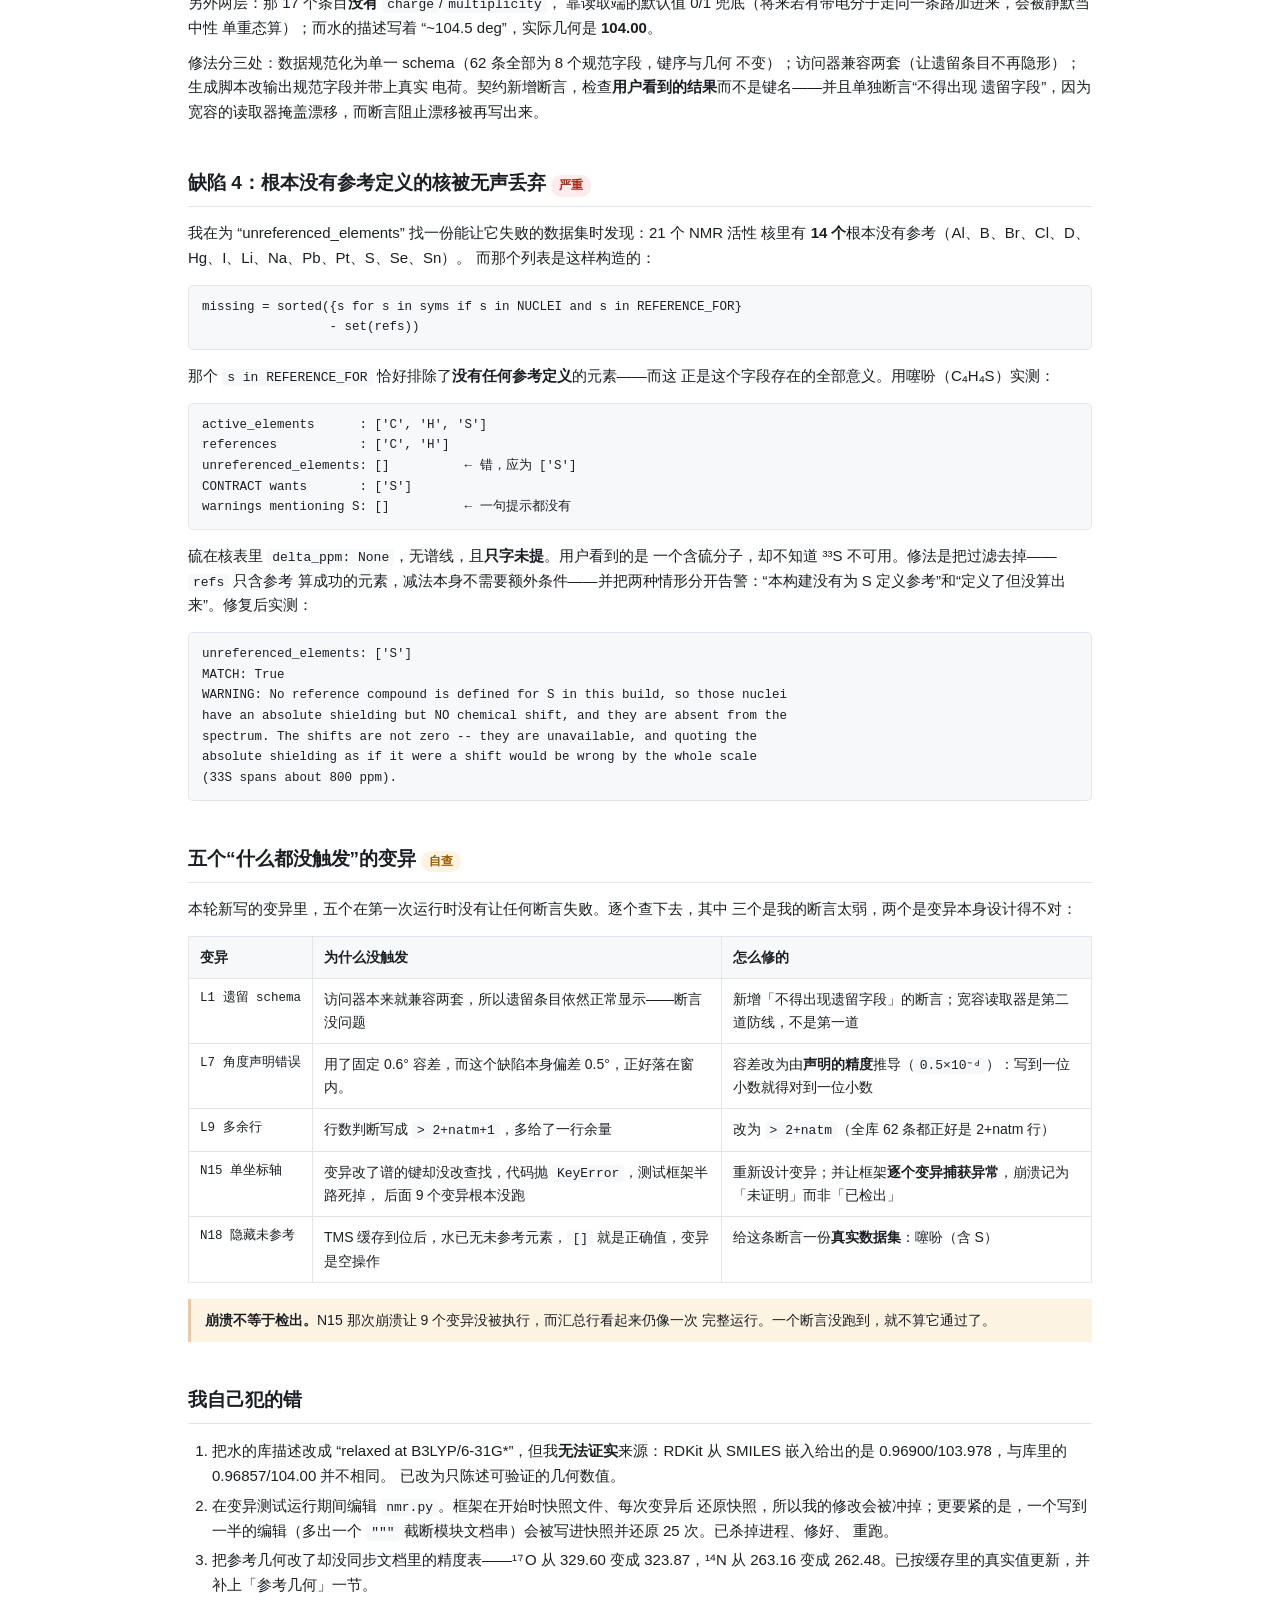
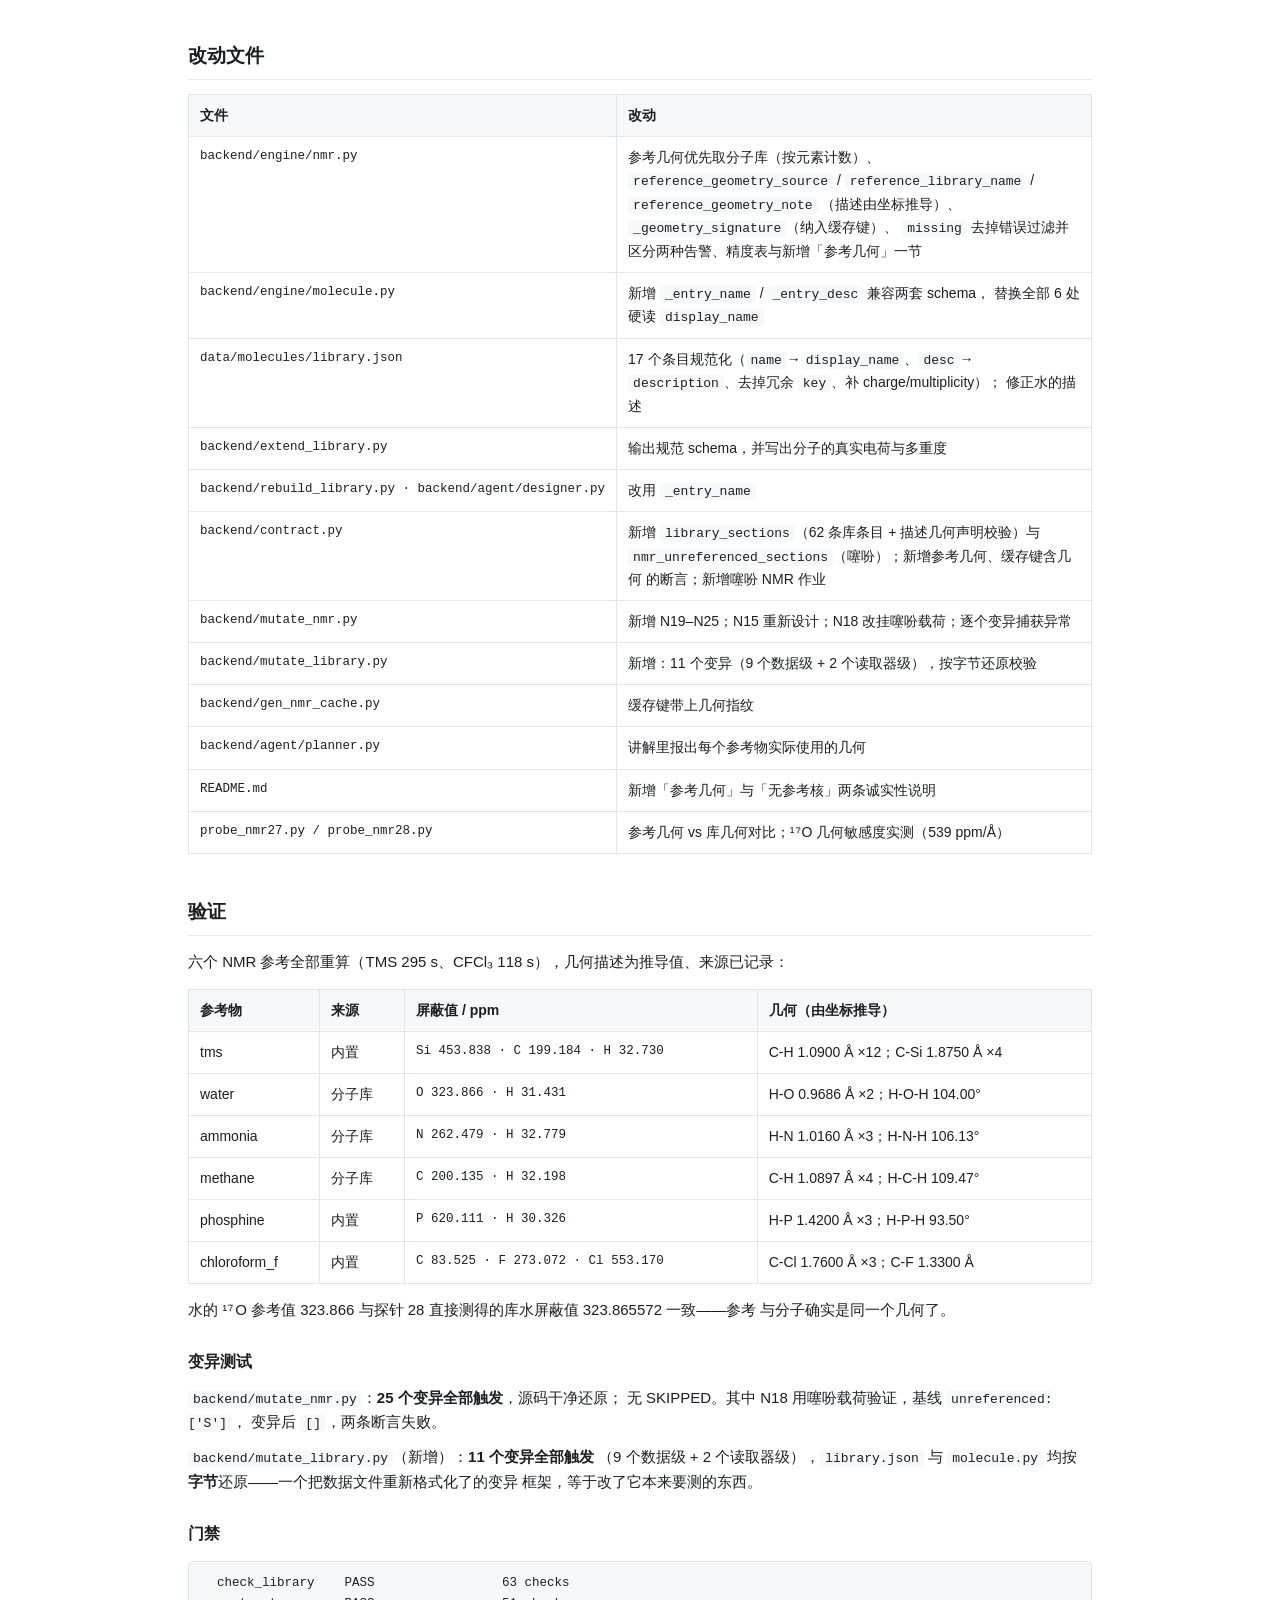
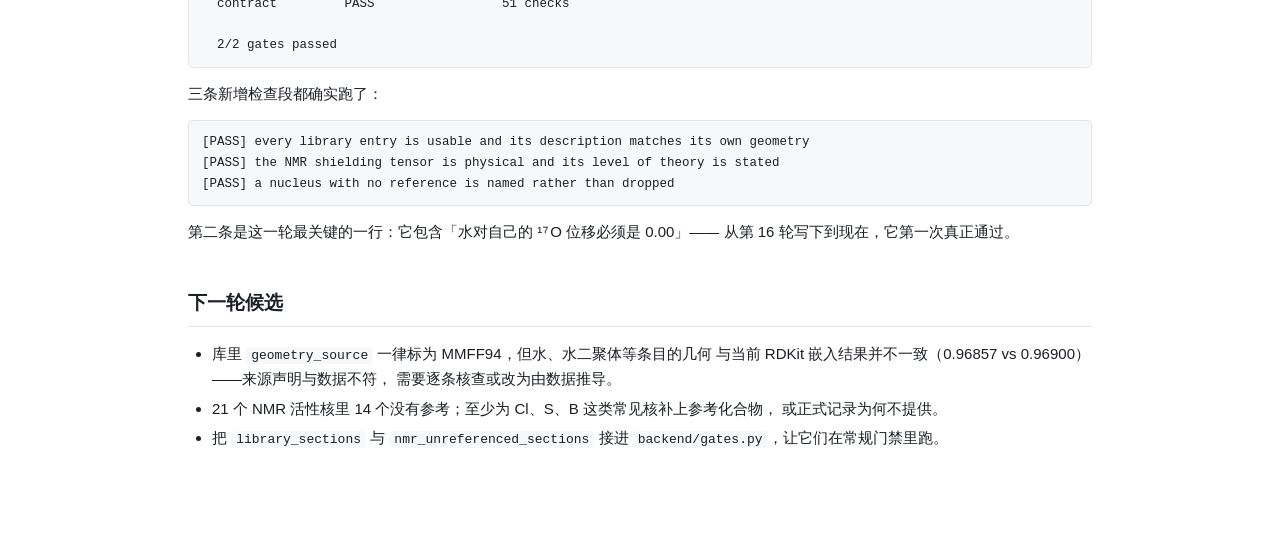
<file: reports/round-17-audit.html>
<!DOCTYPE html>
<html lang="zh-CN">
<head>
<meta charset="utf-8">
<meta name="viewport" content="width=device-width, initial-scale=1">
<title>ChatDFT 审计 · 第 17 轮 — 参考物的几何、分子库的两套 schema、以及从未跑过的断言</title>
<style>
  :root {
    --ink: #1b1f24; --muted: #5b6570; --line: #e2e6ea; --bg: #ffffff;
    --soft: #f6f8fa; --warn: #9a5b00; --warnbg: #fdf3e3;
    --ok: #1a7f37; --okbg: #eaf6ec; --bad: #b42318; --badbg: #fdeceb;
  }
  * { box-sizing: border-box; }
  body { margin: 0; background: var(--bg); color: var(--ink);
    font: 15px/1.65 -apple-system, "Segoe UI", "PingFang SC",
    "Microsoft YaHei", Roboto, sans-serif; }
  main { max-width: 960px; margin: 0 auto; padding: 48px 28px 80px; }
  h1 { font-size: 27px; margin: 0 0 6px; letter-spacing: -.2px; }
  .sub { color: var(--muted); margin: 0 0 34px; font-size: 14px; }
  h2 { font-size: 19px; margin: 42px 0 14px; padding-bottom: 8px;
    border-bottom: 1px solid var(--line); }
  h3 { font-size: 16px; margin: 26px 0 8px; }
  p { margin: 10px 0; }
  code { background: var(--soft); padding: 1px 5px; border-radius: 4px;
    font-family: "SFMono-Regular", Consolas, monospace; font-size: 13px; }
  table { width: 100%; border-collapse: collapse; margin: 14px 0;
    font-size: 14px; }
  th, td { text-align: left; padding: 9px 11px; border: 1px solid var(--line);
    vertical-align: top; }
  th { background: var(--soft); font-weight: 600; }
  td.n { font-family: "SFMono-Regular", Consolas, monospace; font-size: 12.5px;
    white-space: nowrap; }
  .tag { display: inline-block; padding: 1px 8px; border-radius: 10px;
    font-size: 12px; font-weight: 600; }
  .t-ok { background: var(--okbg); color: var(--ok); }
  .t-bad { background: var(--badbg); color: var(--bad); }
  .t-warn { background: var(--warnbg); color: var(--warn); }
  .note { background: var(--warnbg); border-left: 3px solid #f0c99a;
    padding: 10px 14px; margin: 16px 0; font-size: 14px; }
  .quote { font-family: "SFMono-Regular", Consolas, monospace; font-size: 12.5px;
    background: var(--soft); border: 1px solid var(--line); border-radius: 5px;
    padding: 11px 13px; margin: 14px 0; white-space: pre; overflow-x: auto; }
  ul, ol { padding-left: 24px; }
  li { margin: 5px 0; }
</style>
</head>
<body>
<main>

<h1>ChatDFT 审计 · 第 17 轮</h1>
<p class="sub">参考物的几何、分子库的两套 schema、以及一条从未跑过的断言 ·
2026-09-15</p>

<p>第 16 轮结束时，NMR 参考缓存第一次真正能用——五个曾经全部被截断的文件被
重写，TMS 也在 <code>CHATDFT_NMR_ALLOW_SWAP=1</code> 下算了出来。缓存一到位，
一段此前<b>从未被执行过</b>的契约断言第一次跑了起来，而未变异的基线就已经失败：</p>

<div class="quote">!! baseline already failing:
   nmr/water: water is its own 17O reference, so its shift must be 0.00; got 0.374</div>

<p>本轮从这里开始，一共找出并修掉四个真实缺陷，另有五个变异在第一次运行时
什么都没触发，其中三个指向我自己的断言写得太弱。</p>

<h2>缺陷 1：参考物算在了一个样品没有的几何上 <span class="tag t-bad">严重</span></h2>

<p>契约里那条断言是刻意设计的，注释写得很清楚：</p>

<div class="quote">Water is the right test molecule because it is its own 17O reference:
if the reference machinery is wired up correctly, water's 17O shift has to
come out at exactly 0.00, and no amount of wrongness in the intermediate
numbers can fake that.</div>

<p>它一直是红的。原因是产品里有<b>两个水分子</b>：分子库里的水，和 NMR 模块自带的
一个实验 <code>r_e</code> 水。</p>

<table>
<tr><th>来源</th><th class="n">O–H / Å</th><th class="n">H–O–H / °</th>
    <th class="n">σ(¹⁷O) / ppm</th></tr>
<tr><td>分子库（用户敲 “water” 得到的）</td><td class="n">0.96857</td>
    <td class="n">104.00</td><td class="n">323.866</td></tr>
<tr><td>变异测试里手打的 water</td><td class="n">0.95792</td>
    <td class="n">104.42</td><td class="n">329.604</td></tr>
<tr><td>模块自带的实验 r_e</td><td class="n">0.95720</td>
    <td class="n">104.52</td><td class="n">329.978</td></tr>
</table>

<p>¹⁷O 的屏蔽值对 O–H 键长的敏感度是 <b>539 ppm/Å</b>。0.0114 Å 的几何差就是
<b>6.11 ppm</b>——不是舍入误差，而是加在输出里每一个 ¹⁷O 位移上的系统性偏移。
契约里那句“水对自己的 ¹⁷O 位移必须是 0”实际上错到了 6.11 ppm（变异测试用
它自己的手打几何，所以只报了 0.374）。</p>

<h3>修法</h3>

<p>规则改成：<b>凡分子库里有这个参考化合物，参考就用库的几何</b>，于是计算那个分子
得到的位移恰好为零；库里没有的（TMS、PH₃、CFCl₃）继续用有记录的实验几何，并把
来源写进载荷和缓存。</p>

<p>查找按<b>元素计数</b>，绝不按名字——这是让 ¹⁹F 保持诚实的原因：库里的
chloroform 是 CHCl₃，¹⁹F 的参考是 CFCl₃，若按名字匹配，每一个 ¹⁹F 位移都会被
悄悄挪到 CHCl₃ 的标度上。库里共有三组元素计数是重复的（氢氧根/羟基自由基、
丁烷/异丁烷、吡嗪/嘧啶），都不是参考化合物，“唯一匹配才采用”的规则会退回
内置几何而不是乱选一个。</p>

<p>几何是数值的输入，所以它也是缓存键的一部分。过去的键只带基组、收敛容差和
场步长，改几何会静默复用旧屏蔽值——和上一轮“缓存从来没写成功”是同一类错误，
只是深了一层。</p>

<h2>缺陷 2：断言写下了，却从没跑过 <span class="tag t-warn">方法论</span></h2>

<p>“水对自己的 ¹⁷O 位移必须是 0.00”从第 16 轮写下就存在，但它位于载荷段里，
而载荷段在构不出载荷时会提前返回。水是构不出的：质子需要 TMS，而 TMS 需要
5.2 GB，这台机器没有。于是整整一轮，这条断言被声明、被打印为 PASS，<b>一次也
没执行过</b>。障碍一移除，它立刻以 6.11 ppm 失败。</p>

<p>跳过路径后面的断言不是通过的断言。测试框架现在对每一条跳过的变异单独打印
<code>SKIPPED</code> 和原因——这才是这件事最终被发现的原因。</p>

<h2>缺陷 3：分子库有两套 schema <span class="tag t-bad">用户可见</span></h2>

<p><code>library.json</code> 由两个脚本写成：45 个条目用
<code>display_name</code>/<code>description</code>，而 <code>extend_library</code>
追加的 17 个条目用 <code>name</code>/<code>desc</code>（外加多余的
<code>key</code>）。所有读取点都找前一对，于是这 17 个分子在 UI 里：</p>

<ul>
<li>名字是<b>小写的 key</b>（“propane” 而不是 “Propane”）；</li>
<li>描述<b>完全为空</b>——尽管真正的字符串就在同一个 dict 里，放在一个没人读的键下。</li>
</ul>

<p>另外两层：那 17 个条目<b>没有</b> <code>charge</code>/<code>multiplicity</code>，
靠读取端的默认值 0/1 兜底（将来若有带电分子走同一条路加进来，会被静默当中性
单重态算）；而水的描述写着 “~104.5 deg”，实际几何是 <b>104.00</b>。</p>

<p>修法分三处：数据规范化为单一 schema（62 条全部为 8 个规范字段，键序与几何
不变）；访问器兼容两套（让遗留条目不再隐形）；生成脚本改输出规范字段并带上真实
电荷。契约新增断言，检查<b>用户看到的结果</b>而不是键名——并且单独断言“不得出现
遗留字段”，因为宽容的读取器掩盖漂移，而断言阻止漂移被再写出来。</p>

<h2>缺陷 4：根本没有参考定义的核被无声丢弃 <span class="tag t-bad">严重</span></h2>

<p>我在为 “unreferenced_elements” 找一份能让它失败的数据集时发现：21 个 NMR 活性
核里有 <b>14 个</b>根本没有参考（Al、B、Br、Cl、D、Hg、I、Li、Na、Pb、Pt、S、Se、Sn）。
而那个列表是这样构造的：</p>

<div class="quote">missing = sorted({s for s in syms if s in NUCLEI and s in REFERENCE_FOR}
                 - set(refs))</div>

<p>那个 <code>s in REFERENCE_FOR</code> 恰好排除了<b>没有任何参考定义</b>的元素——而这
正是这个字段存在的全部意义。用噻吩（C₄H₄S）实测：</p>

<div class="quote">active_elements      : ['C', 'H', 'S']
references           : ['C', 'H']
unreferenced_elements: []          ← 错，应为 ['S']
CONTRACT wants       : ['S']
warnings mentioning S: []          ← 一句提示都没有</div>

<p>硫在核表里 <code>delta_ppm: None</code>，无谱线，且<b>只字未提</b>。用户看到的是
一个含硫分子，却不知道 ³³S 不可用。修法是把过滤去掉——<code>refs</code> 只含参考
算成功的元素，减法本身不需要额外条件——并把两种情形分开告警：“本构建没有为 S
定义参考”和“定义了但没算出来”。修复后实测：</p>

<div class="quote">unreferenced_elements: ['S']
MATCH: True
WARNING: No reference compound is defined for S in this build, so those nuclei
have an absolute shielding but NO chemical shift, and they are absent from the
spectrum. The shifts are not zero -- they are unavailable, and quoting the
absolute shielding as if it were a shift would be wrong by the whole scale
(33S spans about 800 ppm).</div>

<h2>五个“什么都没触发”的变异 <span class="tag t-warn">自查</span></h2>

<p>本轮新写的变异里，五个在第一次运行时没有让任何断言失败。逐个查下去，其中
三个是我的断言太弱，两个是变异本身设计得不对：</p>

<table>
<tr><th>变异</th><th>为什么没触发</th><th>怎么修的</th></tr>
<tr><td class="n">L1 遗留 schema</td>
    <td>访问器本来就兼容两套，所以遗留条目依然正常显示——断言没问题</td>
    <td>新增「不得出现遗留字段」的断言；宽容读取器是第二道防线，不是第一道</td></tr>
<tr><td class="n">L7 角度声明错误</td>
    <td>用了固定 0.6° 容差，而这个缺陷本身偏差 0.5°，正好落在窗内。</td>
    <td>容差改为由<b>声明的精度</b>推导（<code>0.5×10⁻ᵈ</code>）：写到一位小数就得对到一位小数</td></tr>
<tr><td class="n">L9 多余行</td>
    <td>行数判断写成 <code>&gt; 2+natm+1</code>，多给了一行余量</td>
    <td>改为 <code>&gt; 2+natm</code>（全库 62 条都正好是 2+natm 行）</td></tr>
<tr><td class="n">N15 单坐标轴</td>
    <td>变异改了谱的键却没改查找，代码抛 <code>KeyError</code>，测试框架半路死掉，
        后面 9 个变异根本没跑</td>
    <td>重新设计变异；并让框架<b>逐个变异捕获异常</b>，崩溃记为「未证明」而非「已检出」</td></tr>
<tr><td class="n">N18 隐藏未参考</td>
    <td>TMS 缓存到位后，水已无未参考元素，<code>[]</code> 就是正确值，变异是空操作</td>
    <td>给这条断言一份<b>真实数据集</b>：噻吩（含 S）</td></tr>
</table>

<div class="note">
<b>崩溃不等于检出。</b>N15 那次崩溃让 9 个变异没被执行，而汇总行看起来仍像一次
完整运行。一个断言没跑到，就不算它通过了。
</div>

<h2>我自己犯的错</h2>

<ol>
<li>把水的库描述改成 “relaxed at B3LYP/6-31G*”，但我<b>无法证实</b>来源：RDKit
    从 SMILES 嵌入给出的是 0.96900/103.978，与库里的 0.96857/104.00 并不相同。
    已改为只陈述可验证的几何数值。</li>
<li>在变异测试运行期间编辑 <code>nmr.py</code>。框架在开始时快照文件、每次变异后
    还原快照，所以我的修改会被冲掉；更要紧的是，一个写到一半的编辑（多出一个
    <code>"""</code> 截断模块文档串）会被写进快照并还原 25 次。已杀掉进程、修好、
    重跑。</li>
<li>把参考几何改了却没同步文档里的精度表——¹⁷O 从 329.60 变成 323.87，¹⁴N 从
    263.16 变成 262.48。已按缓存里的真实值更新，并补上「参考几何」一节。</li>
</ol>

<h2>改动文件</h2>

<table>
<tr><th>文件</th><th>改动</th></tr>
<tr><td class="n">backend/engine/nmr.py</td>
    <td>参考几何优先取分子库（按元素计数）、<code>reference_geometry_source</code> /
        <code>reference_library_name</code> / <code>reference_geometry_note</code>
        （描述由坐标推导）、<code>_geometry_signature</code>（纳入缓存键）、
        <code>missing</code> 去掉错误过滤并区分两种告警、精度表与新增「参考几何」一节</td></tr>
<tr><td class="n">backend/engine/molecule.py</td>
    <td>新增 <code>_entry_name</code> / <code>_entry_desc</code> 兼容两套 schema，
        替换全部 6 处硬读 <code>display_name</code></td></tr>
<tr><td class="n">data/molecules/library.json</td>
    <td>17 个条目规范化（<code>name</code>→<code>display_name</code>、<code>desc</code>→
        <code>description</code>、去掉冗余 <code>key</code>、补 charge/multiplicity）；
        修正水的描述</td></tr>
<tr><td class="n">backend/extend_library.py</td>
    <td>输出规范 schema，并写出分子的真实电荷与多重度</td></tr>
<tr><td class="n">backend/rebuild_library.py · backend/agent/designer.py</td>
    <td>改用 <code>_entry_name</code></td></tr>
<tr><td class="n">backend/contract.py</td>
    <td>新增 <code>library_sections</code>（62 条库条目 + 描述几何声明校验）与
        <code>nmr_unreferenced_sections</code>（噻吩）；新增参考几何、缓存键含几何
        的断言；新增噻吩 NMR 作业</td></tr>
<tr><td class="n">backend/mutate_nmr.py</td>
    <td>新增 N19–N25；N15 重新设计；N18 改挂噻吩载荷；逐个变异捕获异常</td></tr>
<tr><td class="n">backend/mutate_library.py</td>
    <td>新增：11 个变异（9 个数据级 + 2 个读取器级），按字节还原校验</td></tr>
<tr><td class="n">backend/gen_nmr_cache.py</td>
    <td>缓存键带上几何指纹</td></tr>
<tr><td class="n">backend/agent/planner.py</td>
    <td>讲解里报出每个参考物实际使用的几何</td></tr>
<tr><td class="n">README.md</td>
    <td>新增「参考几何」与「无参考核」两条诚实性说明</td></tr>
<tr><td class="n">probe_nmr27.py / probe_nmr28.py</td>
    <td>参考几何 vs 库几何对比；¹⁷O 几何敏感度实测（539 ppm/Å）</td></tr>
</table>

<h2>验证</h2>

<p>六个 NMR 参考全部重算（TMS 295 s、CFCl₃ 118 s），几何描述为推导值、来源已记录：</p>

<table>
<tr><th>参考物</th><th>来源</th><th class="n">屏蔽值 / ppm</th><th>几何（由坐标推导）</th></tr>
<tr><td>tms</td><td>内置</td><td class="n">Si 453.838 · C 199.184 · H 32.730</td>
    <td>C-H 1.0900 Å ×12；C-Si 1.8750 Å ×4</td></tr>
<tr><td>water</td><td>分子库</td><td class="n">O 323.866 · H 31.431</td>
    <td>H-O 0.9686 Å ×2；H-O-H 104.00°</td></tr>
<tr><td>ammonia</td><td>分子库</td><td class="n">N 262.479 · H 32.779</td>
    <td>H-N 1.0160 Å ×3；H-N-H 106.13°</td></tr>
<tr><td>methane</td><td>分子库</td><td class="n">C 200.135 · H 32.198</td>
    <td>C-H 1.0897 Å ×4；H-C-H 109.47°</td></tr>
<tr><td>phosphine</td><td>内置</td><td class="n">P 620.111 · H 30.326</td>
    <td>H-P 1.4200 Å ×3；H-P-H 93.50°</td></tr>
<tr><td>chloroform_f</td><td>内置</td><td class="n">C 83.525 · F 273.072 · Cl 553.170</td>
    <td>C-Cl 1.7600 Å ×3；C-F 1.3300 Å</td></tr>
</table>

<p>水的 ¹⁷O 参考值 323.866 与探针 28 直接测得的库水屏蔽值 323.865572 一致——参考
与分子确实是同一个几何了。</p>

<h3>变异测试</h3>

<p><code>backend/mutate_nmr.py</code>：<b>25 个变异全部触发</b>，源码干净还原；
无 SKIPPED。其中 N18 用噻吩载荷验证，基线 <code>unreferenced: ['S']</code>，
变异后 <code>[]</code>，两条断言失败。</p>

<p><code>backend/mutate_library.py</code>（新增）：<b>11 个变异全部触发</b>
（9 个数据级 + 2 个读取器级），<code>library.json</code> 与
<code>molecule.py</code> 均按<b>字节</b>还原——一个把数据文件重新格式化了的变异
框架，等于改了它本来要测的东西。</p>

<h3>门禁</h3>

<div class="quote">  check_library    PASS                 63 checks
  contract         PASS                 51 checks

  2/2 gates passed</div>

<p>三条新增检查段都确实跑了：</p>

<div class="quote">[PASS] every library entry is usable and its description matches its own geometry
[PASS] the NMR shielding tensor is physical and its level of theory is stated
[PASS] a nucleus with no reference is named rather than dropped</div>

<p>第二条是这一轮最关键的一行：它包含「水对自己的 ¹⁷O 位移必须是 0.00」——
从第 16 轮写下到现在，它第一次真正通过。</p>

<h2>下一轮候选</h2>

<ul>
<li>库里 <code>geometry_source</code> 一律标为 MMFF94，但水、水二聚体等条目的几何
    与当前 RDKit 嵌入结果并不一致（0.96857 vs 0.96900）——来源声明与数据不符，
    需要逐条核查或改为由数据推导。</li>
<li>21 个 NMR 活性核里 14 个没有参考；至少为 Cl、S、B 这类常见核补上参考化合物，
    或正式记录为何不提供。</li>
<li>把 <code>library_sections</code> 与 <code>nmr_unreferenced_sections</code> 接进
    <code>backend/gates.py</code>，让它们在常规门禁里跑。</li>
</ul>

</main>
</body>
</html>
</file>
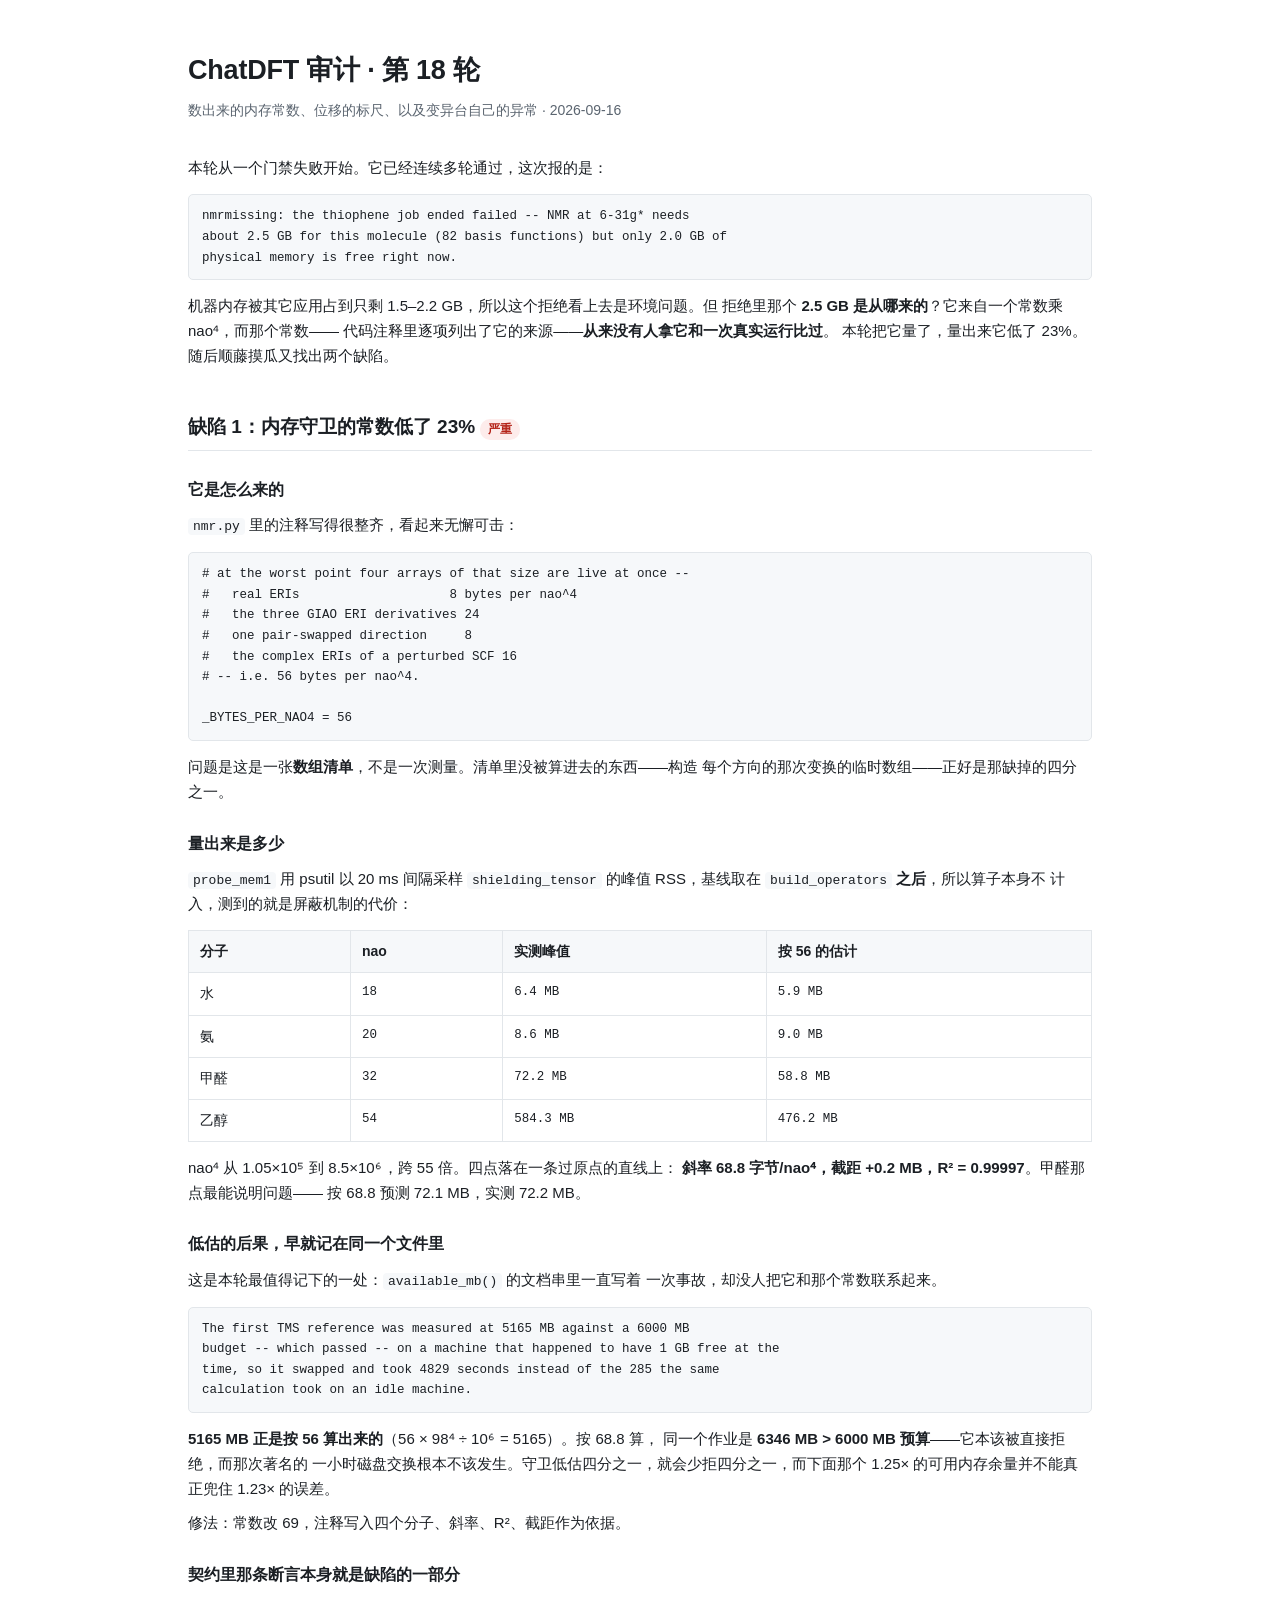
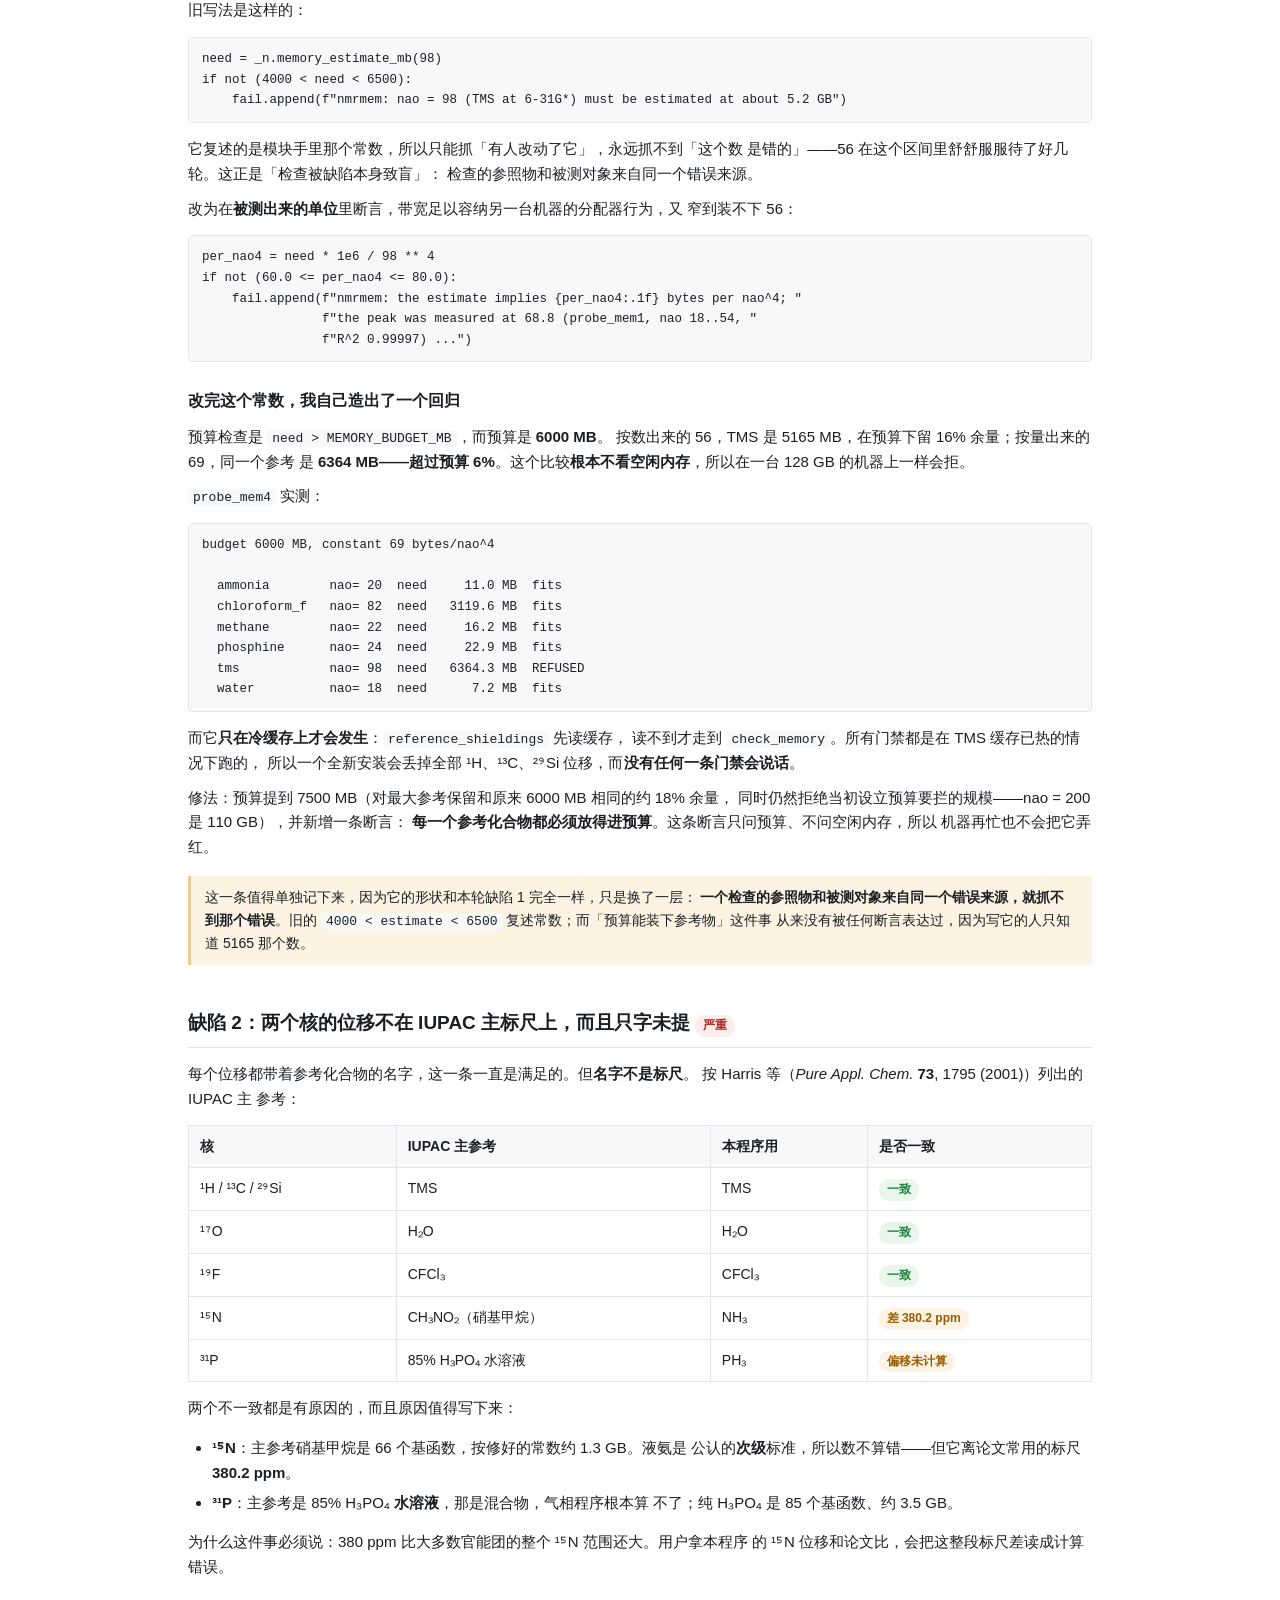
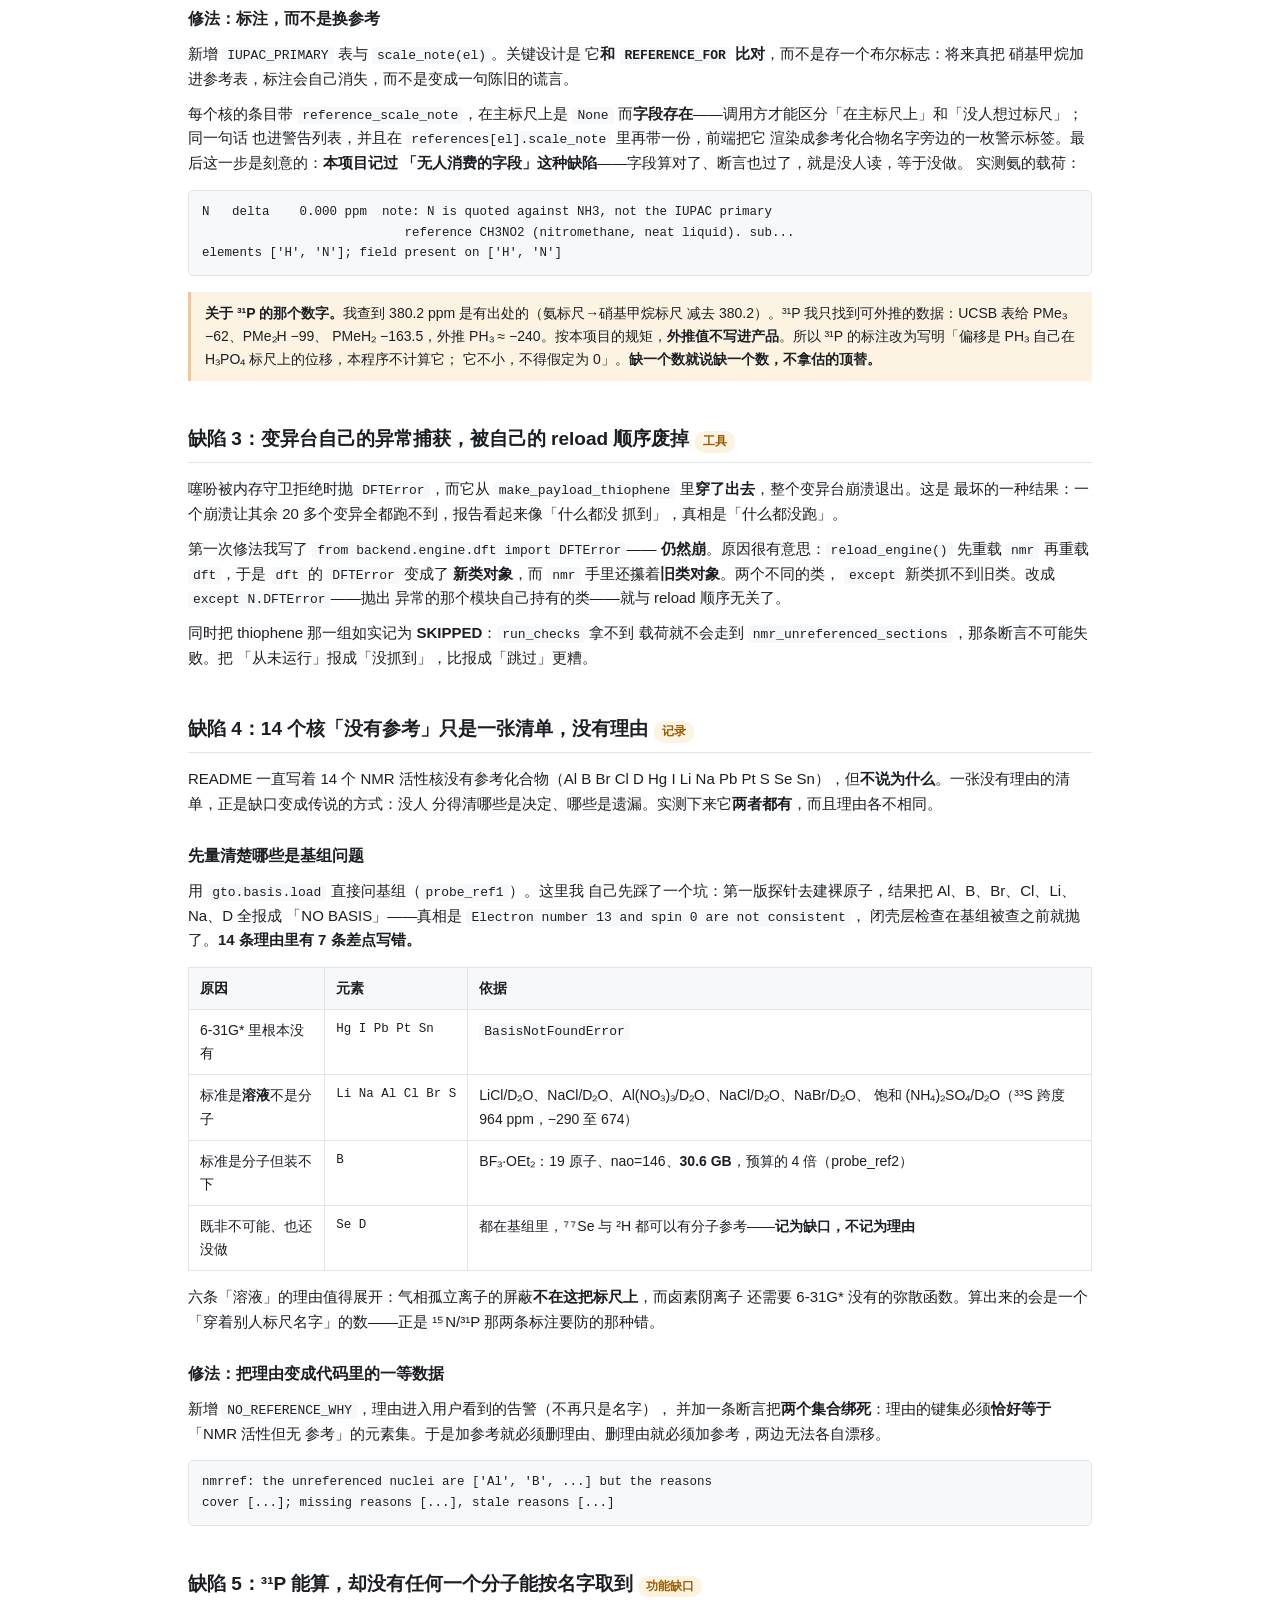
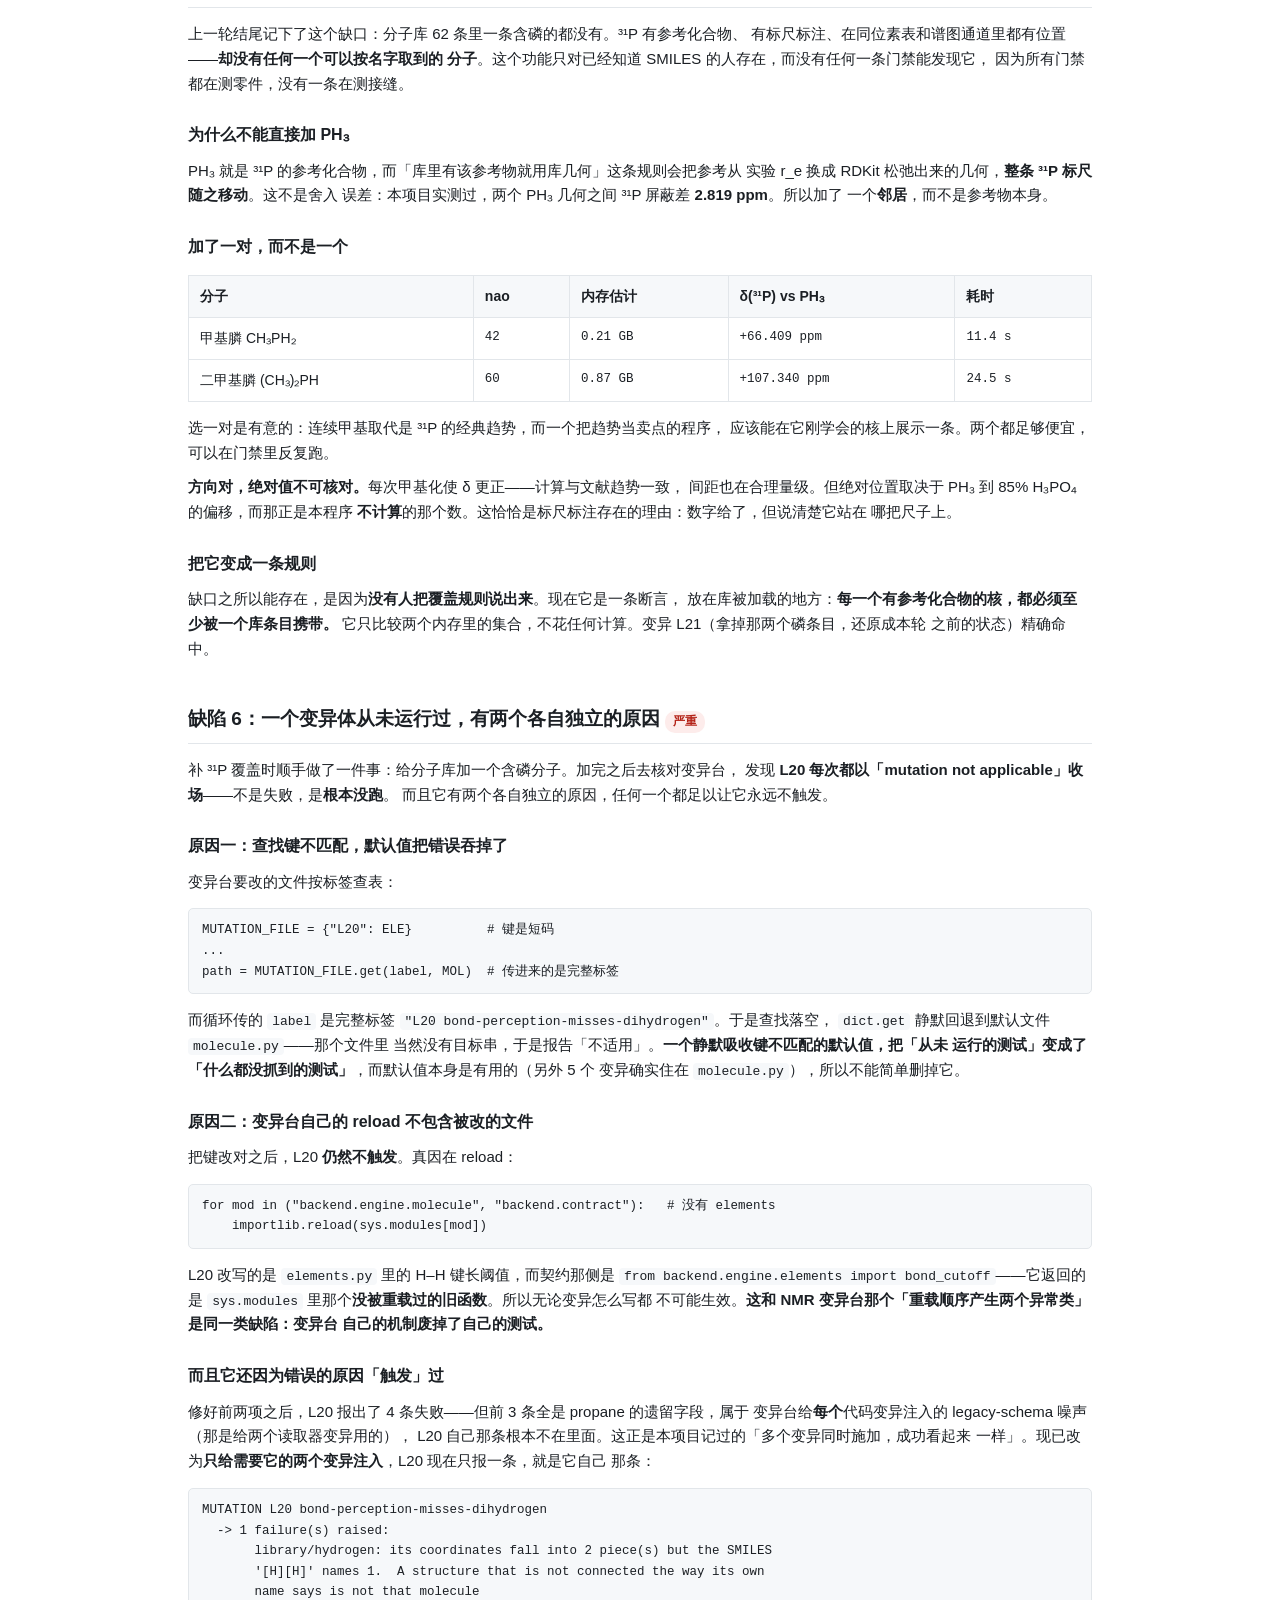
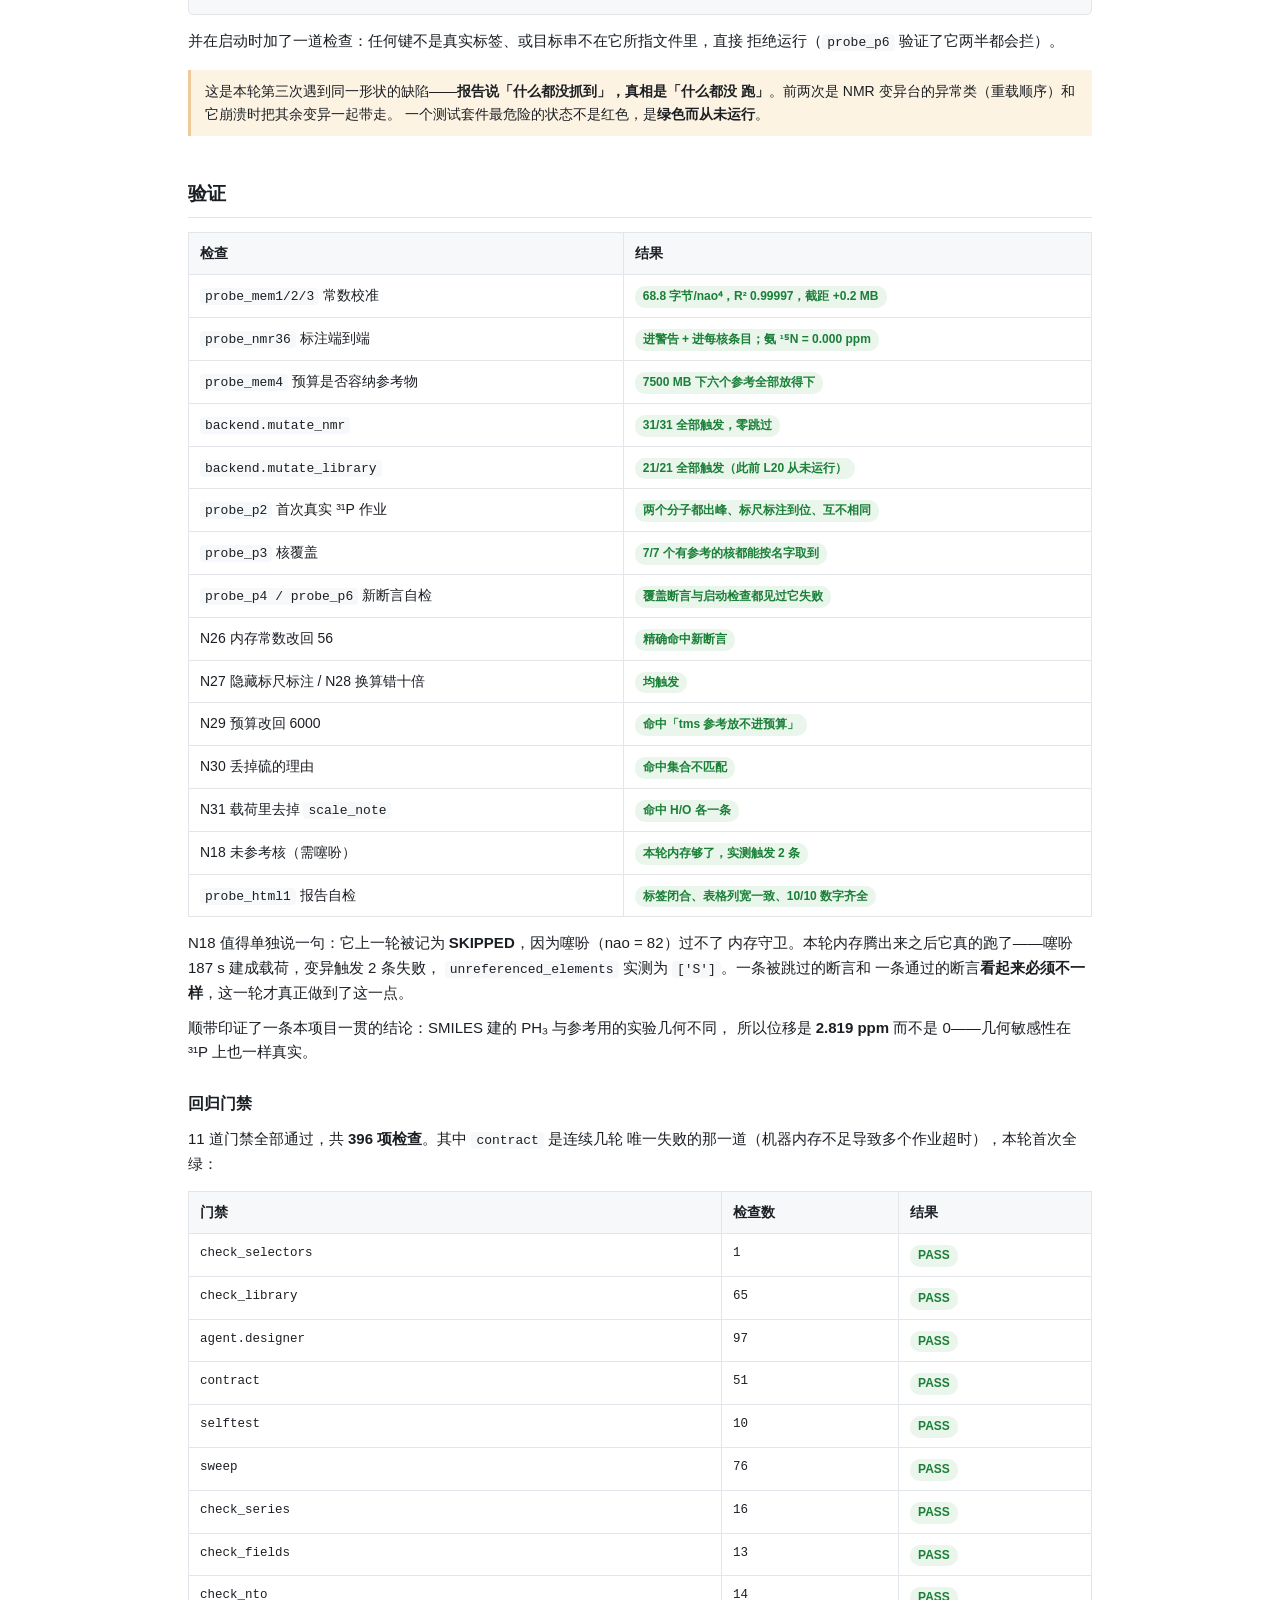
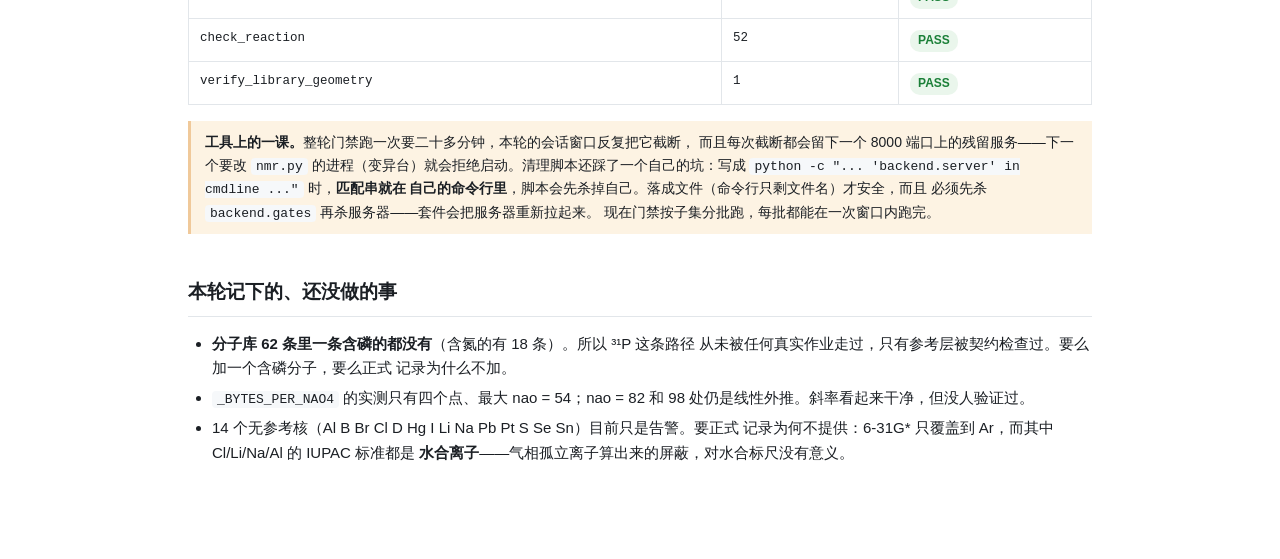
<file: reports/round-18-audit.html>
<!DOCTYPE html>
<html lang="zh-CN">
<head>
<meta charset="utf-8">
<meta name="viewport" content="width=device-width, initial-scale=1">
<title>ChatDFT 审计 · 第 18 轮 — 数出来的内存常数、位移的标尺、变异台自己的异常</title>
<style>
  :root {
    --ink: #1b1f24; --muted: #5b6570; --line: #e2e6ea; --bg: #ffffff;
    --soft: #f6f8fa; --warn: #9a5b00; --warnbg: #fdf3e3;
    --ok: #1a7f37; --okbg: #eaf6ec; --bad: #b42318; --badbg: #fdeceb;
  }
  * { box-sizing: border-box; }
  body { margin: 0; background: var(--bg); color: var(--ink);
    font: 15px/1.65 -apple-system, "Segoe UI", "PingFang SC",
    "Microsoft YaHei", Roboto, sans-serif; }
  main { max-width: 960px; margin: 0 auto; padding: 48px 28px 80px; }
  h1 { font-size: 27px; margin: 0 0 6px; letter-spacing: -.2px; }
  .sub { color: var(--muted); margin: 0 0 34px; font-size: 14px; }
  h2 { font-size: 19px; margin: 42px 0 14px; padding-bottom: 8px;
    border-bottom: 1px solid var(--line); }
  h3 { font-size: 16px; margin: 26px 0 8px; }
  p { margin: 10px 0; }
  code { background: var(--soft); padding: 1px 5px; border-radius: 4px;
    font-family: "SFMono-Regular", Consolas, monospace; font-size: 13px; }
  table { width: 100%; border-collapse: collapse; margin: 14px 0;
    font-size: 14px; }
  th, td { text-align: left; padding: 9px 11px; border: 1px solid var(--line);
    vertical-align: top; }
  th { background: var(--soft); font-weight: 600; }
  td.n { font-family: "SFMono-Regular", Consolas, monospace; font-size: 12.5px;
    white-space: nowrap; }
  .tag { display: inline-block; padding: 1px 8px; border-radius: 10px;
    font-size: 12px; font-weight: 600; }
  .t-ok { background: var(--okbg); color: var(--ok); }
  .t-bad { background: var(--badbg); color: var(--bad); }
  .t-warn { background: var(--warnbg); color: var(--warn); }
  .note { background: var(--warnbg); border-left: 3px solid #f0c99a;
    padding: 10px 14px; margin: 16px 0; font-size: 14px; }
  .quote { font-family: "SFMono-Regular", Consolas, monospace; font-size: 12.5px;
    background: var(--soft); border: 1px solid var(--line); border-radius: 5px;
    padding: 11px 13px; margin: 14px 0; white-space: pre; overflow-x: auto; }
  ul, ol { padding-left: 24px; }
  li { margin: 5px 0; }
</style>
</head>
<body>
<main>

<h1>ChatDFT 审计 · 第 18 轮</h1>
<p class="sub">数出来的内存常数、位移的标尺、以及变异台自己的异常 ·
2026-09-16</p>

<p>本轮从一个门禁失败开始。它已经连续多轮通过，这次报的是：</p>

<div class="quote">nmrmissing: the thiophene job ended failed -- NMR at 6-31g* needs
about 2.5 GB for this molecule (82 basis functions) but only 2.0 GB of
physical memory is free right now.</div>

<p>机器内存被其它应用占到只剩 1.5–2.2 GB，所以这个拒绝看上去是环境问题。但
拒绝里那个 <b>2.5 GB 是从哪来的</b>？它来自一个常数乘 nao⁴，而那个常数——
代码注释里逐项列出了它的来源——<b>从来没有人拿它和一次真实运行比过</b>。
本轮把它量了，量出来它低了 23%。随后顺藤摸瓜又找出两个缺陷。</p>

<h2>缺陷 1：内存守卫的常数低了 23% <span class="tag t-bad">严重</span></h2>

<h3>它是怎么来的</h3>

<p><code>nmr.py</code> 里的注释写得很整齐，看起来无懈可击：</p>

<div class="quote"># at the worst point four arrays of that size are live at once --
#   real ERIs                    8 bytes per nao^4
#   the three GIAO ERI derivatives 24
#   one pair-swapped direction     8
#   the complex ERIs of a perturbed SCF 16
# -- i.e. 56 bytes per nao^4.

_BYTES_PER_NAO4 = 56</div>

<p>问题是这是一张<b>数组清单</b>，不是一次测量。清单里没被算进去的东西——构造
每个方向的那次变换的临时数组——正好是那缺掉的四分之一。</p>

<h3>量出来是多少</h3>

<p><code>probe_mem1</code> 用 psutil 以 20 ms 间隔采样 <code>shielding_tensor</code>
的峰值 RSS，基线取在 <code>build_operators</code> <b>之后</b>，所以算子本身不
计入，测到的就是屏蔽机制的代价：</p>

<table>
<tr><th>分子</th><th>nao</th><th>实测峰值</th><th>按 56 的估计</th></tr>
<tr><td>水</td><td class="n">18</td><td class="n">6.4 MB</td><td class="n">5.9 MB</td></tr>
<tr><td>氨</td><td class="n">20</td><td class="n">8.6 MB</td><td class="n">9.0 MB</td></tr>
<tr><td>甲醛</td><td class="n">32</td><td class="n">72.2 MB</td><td class="n">58.8 MB</td></tr>
<tr><td>乙醇</td><td class="n">54</td><td class="n">584.3 MB</td><td class="n">476.2 MB</td></tr>
</table>

<p>nao⁴ 从 1.05×10⁵ 到 8.5×10⁶，跨 55 倍。四点落在一条过原点的直线上：
<b>斜率 68.8 字节/nao⁴，截距 +0.2 MB，R² = 0.99997</b>。甲醛那点最能说明问题——
按 68.8 预测 72.1 MB，实测 72.2 MB。</p>

<h3>低估的后果，早就记在同一个文件里</h3>

<p>这是本轮最值得记下的一处：<code>available_mb()</code> 的文档串里一直写着
一次事故，却没人把它和那个常数联系起来。</p>

<div class="quote">The first TMS reference was measured at 5165 MB against a 6000 MB
budget -- which passed -- on a machine that happened to have 1 GB free at the
time, so it swapped and took 4829 seconds instead of the 285 the same
calculation took on an idle machine.</div>

<p><b>5165 MB 正是按 56 算出来的</b>（56 × 98⁴ ÷ 10⁶ = 5165）。按 68.8 算，
同一个作业是 <b>6346 MB &gt; 6000 MB 预算</b>——它本该被直接拒绝，而那次著名的
一小时磁盘交换根本不该发生。守卫低估四分之一，就会少拒四分之一，而下面那个
1.25× 的可用内存余量并不能真正兜住 1.23× 的误差。</p>

<p>修法：常数改 69，注释写入四个分子、斜率、R²、截距作为依据。</p>

<h3>契约里那条断言本身就是缺陷的一部分</h3>

<p>旧写法是这样的：</p>

<div class="quote">need = _n.memory_estimate_mb(98)
if not (4000 &lt; need &lt; 6500):
    fail.append(f"nmrmem: nao = 98 (TMS at 6-31G*) must be estimated at about 5.2 GB")</div>

<p>它复述的是模块手里那个常数，所以只能抓「有人改动了它」，永远抓不到「这个数
是错的」——56 在这个区间里舒舒服服待了好几轮。这正是「检查被缺陷本身致盲」：
检查的参照物和被测对象来自同一个错误来源。</p>

<p>改为在<b>被测出来的单位</b>里断言，带宽足以容纳另一台机器的分配器行为，又
窄到装不下 56：</p>

<div class="quote">per_nao4 = need * 1e6 / 98 ** 4
if not (60.0 &lt;= per_nao4 &lt;= 80.0):
    fail.append(f"nmrmem: the estimate implies {per_nao4:.1f} bytes per nao^4; "
                f"the peak was measured at 68.8 (probe_mem1, nao 18..54, "
                f"R^2 0.99997) ...")</div>

<h3>改完这个常数，我自己造出了一个回归</h3>

<p>预算检查是 <code>need &gt; MEMORY_BUDGET_MB</code>，而预算是 <b>6000 MB</b>。
按数出来的 56，TMS 是 5165 MB，在预算下留 16% 余量；按量出来的 69，同一个参考
是 <b>6364 MB——超过预算 6%</b>。这个比较<b>根本不看空闲内存</b>，所以在一台
128 GB 的机器上一样会拒。</p>

<p><code>probe_mem4</code> 实测：</p>

<div class="quote">budget 6000 MB, constant 69 bytes/nao^4

  ammonia        nao= 20  need     11.0 MB  fits
  chloroform_f   nao= 82  need   3119.6 MB  fits
  methane        nao= 22  need     16.2 MB  fits
  phosphine      nao= 24  need     22.9 MB  fits
  tms            nao= 98  need   6364.3 MB  REFUSED
  water          nao= 18  need      7.2 MB  fits</div>

<p>而它<b>只在冷缓存上才会发生</b>：<code>reference_shieldings</code> 先读缓存，
读不到才走到 <code>check_memory</code>。所有门禁都是在 TMS 缓存已热的情况下跑的，
所以一个全新安装会丢掉全部 ¹H、¹³C、²⁹Si 位移，而<b>没有任何一条门禁会说话</b>。</p>

<p>修法：预算提到 7500 MB（对最大参考保留和原来 6000 MB 相同的约 18% 余量，
同时仍然拒绝当初设立预算要拦的规模——nao = 200 是 110 GB），并新增一条断言：
<b>每一个参考化合物都必须放得进预算</b>。这条断言只问预算、不问空闲内存，所以
机器再忙也不会把它弄红。</p>

<div class="note">
这一条值得单独记下来，因为它的形状和本轮缺陷 1 完全一样，只是换了一层：
<b>一个检查的参照物和被测对象来自同一个错误来源，就抓不到那个错误</b>。旧的
<code>4000 &lt; estimate &lt; 6500</code> 复述常数；而「预算能装下参考物」这件事
从来没有被任何断言表达过，因为写它的人只知道 5165 那个数。
</div>

<h2>缺陷 2：两个核的位移不在 IUPAC 主标尺上，而且只字未提 <span class="tag t-bad">严重</span></h2>

<p>每个位移都带着参考化合物的名字，这一条一直是满足的。但<b>名字不是标尺</b>。
按 Harris 等（<i>Pure Appl. Chem.</i> <b>73</b>, 1795 (2001)）列出的 IUPAC 主
参考：</p>

<table>
<tr><th>核</th><th>IUPAC 主参考</th><th>本程序用</th><th>是否一致</th></tr>
<tr><td>¹H / ¹³C / ²⁹Si</td><td>TMS</td><td>TMS</td><td><span class="tag t-ok">一致</span></td></tr>
<tr><td>¹⁷O</td><td>H₂O</td><td>H₂O</td><td><span class="tag t-ok">一致</span></td></tr>
<tr><td>¹⁹F</td><td>CFCl₃</td><td>CFCl₃</td><td><span class="tag t-ok">一致</span></td></tr>
<tr><td>¹⁵N</td><td>CH₃NO₂（硝基甲烷）</td><td>NH₃</td><td><span class="tag t-warn">差 380.2 ppm</span></td></tr>
<tr><td>³¹P</td><td>85% H₃PO₄ 水溶液</td><td>PH₃</td><td><span class="tag t-warn">偏移未计算</span></td></tr>
</table>

<p>两个不一致都是有原因的，而且原因值得写下来：</p>

<ul>
<li><b>¹⁵N</b>：主参考硝基甲烷是 66 个基函数，按修好的常数约 1.3 GB。液氨是
公认的<b>次级</b>标准，所以数不算错——但它离论文常用的标尺 <b>380.2 ppm</b>。</li>
<li><b>³¹P</b>：主参考是 85% H₃PO₄ <b>水溶液</b>，那是混合物，气相程序根本算
不了；纯 H₃PO₄ 是 85 个基函数、约 3.5 GB。</li>
</ul>

<p>为什么这件事必须说：380 ppm 比大多数官能团的整个 ¹⁵N 范围还大。用户拿本程序
的 ¹⁵N 位移和论文比，会把这整段标尺差读成计算错误。</p>

<h3>修法：标注，而不是换参考</h3>

<p>新增 <code>IUPAC_PRIMARY</code> 表与 <code>scale_note(el)</code>。关键设计是
它<b>和 <code>REFERENCE_FOR</code> 比对</b>，而不是存一个布尔标志：将来真把
硝基甲烷加进参考表，标注会自己消失，而不是变成一句陈旧的谎言。</p>

<p>每个核的条目带 <code>reference_scale_note</code>，在主标尺上是 <code>None</code>
而<b>字段存在</b>——调用方才能区分「在主标尺上」和「没人想过标尺」；同一句话
也进警告列表，并且在 <code>references[el].scale_note</code> 里再带一份，前端把它
渲染成参考化合物名字旁边的一枚警示标签。最后这一步是刻意的：<b>本项目记过
「无人消费的字段」这种缺陷</b>——字段算对了、断言也过了，就是没人读，等于没做。
实测氨的载荷：</p>

<div class="quote">N   delta    0.000 ppm  note: N is quoted against NH3, not the IUPAC primary
                           reference CH3NO2 (nitromethane, neat liquid). sub...
elements ['H', 'N']; field present on ['H', 'N']</div>

<div class="note">
<b>关于 ³¹P 的那个数字。</b>我查到 380.2 ppm 是有出处的（氨标尺→硝基甲烷标尺
减去 380.2）。³¹P 我只找到可外推的数据：UCSB 表给 PMe₃ −62、PMe₂H −99、
PMeH₂ −163.5，外推 PH₃ ≈ −240。按本项目的规矩，<b>外推值不写进产品</b>。所以
³¹P 的标注改为写明「偏移是 PH₃ 自己在 H₃PO₄ 标尺上的位移，本程序不计算它；
它不小，不得假定为 0」。<b>缺一个数就说缺一个数，不拿估的顶替。</b>
</div>

<h2>缺陷 3：变异台自己的异常捕获，被自己的 reload 顺序废掉 <span class="tag t-warn">工具</span></h2>

<p>噻吩被内存守卫拒绝时抛 <code>DFTError</code>，而它从
<code>make_payload_thiophene</code> 里<b>穿了出去</b>，整个变异台崩溃退出。这是
最坏的一种结果：一个崩溃让其余 20 多个变异全都跑不到，报告看起来像「什么都没
抓到」，真相是「什么都没跑」。</p>

<p>第一次修法我写了 <code>from backend.engine.dft import DFTError</code>——
<b>仍然崩</b>。原因很有意思：<code>reload_engine()</code> 先重载 <code>nmr</code>
再重载 <code>dft</code>，于是 <code>dft</code> 的 <code>DFTError</code> 变成了
<b>新类对象</b>，而 <code>nmr</code> 手里还攥着<b>旧类对象</b>。两个不同的类，
<code>except</code> 新类抓不到旧类。改成 <code>except N.DFTError</code>——抛出
异常的那个模块自己持有的类——就与 reload 顺序无关了。</p>

<p>同时把 thiophene 那一组如实记为 <b>SKIPPED</b>：<code>run_checks</code> 拿不到
载荷就不会走到 <code>nmr_unreferenced_sections</code>，那条断言不可能失败。把
「从未运行」报成「没抓到」，比报成「跳过」更糟。</p>

<h2>缺陷 4：14 个核「没有参考」只是一张清单，没有理由 <span class="tag t-warn">记录</span></h2>

<p>README 一直写着 14 个 NMR 活性核没有参考化合物（Al B Br Cl D Hg I Li Na Pb Pt
S Se Sn），但<b>不说为什么</b>。一张没有理由的清单，正是缺口变成传说的方式：没人
分得清哪些是决定、哪些是遗漏。实测下来它<b>两者都有</b>，而且理由各不相同。</p>

<h3>先量清楚哪些是基组问题</h3>

<p>用 <code>gto.basis.load</code> 直接问基组（<code>probe_ref1</code>）。这里我
自己先踩了一个坑：第一版探针去建裸原子，结果把 Al、B、Br、Cl、Li、Na、D 全报成
「NO BASIS」——真相是 <code>Electron number 13 and spin 0 are not consistent</code>，
闭壳层检查在基组被查之前就抛了。<b>14 条理由里有 7 条差点写错。</b></p>

<table>
<tr><th>原因</th><th>元素</th><th>依据</th></tr>
<tr><td>6-31G* 里根本没有</td><td class="n">Hg I Pb Pt Sn</td>
    <td><code>BasisNotFoundError</code></td></tr>
<tr><td>标准是<b>溶液</b>不是分子</td>
    <td class="n">Li Na Al Cl Br S</td>
    <td>LiCl/D₂O、NaCl/D₂O、Al(NO₃)₃/D₂O、NaCl/D₂O、NaBr/D₂O、
        饱和 (NH₄)₂SO₄/D₂O（³³S 跨度 964 ppm，−290 至 674）</td></tr>
<tr><td>标准是分子但装不下</td><td class="n">B</td>
    <td>BF₃·OEt₂：19 原子、nao=146、<b>30.6 GB</b>，预算的 4 倍（probe_ref2）</td></tr>
<tr><td>既非不可能、也还没做</td><td class="n">Se D</td>
    <td>都在基组里，⁷⁷Se 与 ²H 都可以有分子参考——<b>记为缺口，不记为理由</b></td></tr>
</table>

<p>六条「溶液」的理由值得展开：气相孤立离子的屏蔽<b>不在这把标尺上</b>，而卤素阴离子
还需要 6-31G* 没有的弥散函数。算出来的会是一个「穿着别人标尺名字」的数——正是
¹⁵N/³¹P 那两条标注要防的那种错。</p>

<h3>修法：把理由变成代码里的一等数据</h3>

<p>新增 <code>NO_REFERENCE_WHY</code>，理由进入用户看到的告警（不再只是名字），
并加一条断言把<b>两个集合绑死</b>：理由的键集必须<b>恰好等于</b>「NMR 活性但无
参考」的元素集。于是加参考就必须删理由、删理由就必须加参考，两边无法各自漂移。</p>

<div class="quote">nmrref: the unreferenced nuclei are ['Al', 'B', ...] but the reasons
cover [...]; missing reasons [...], stale reasons [...]</div>

<h2>缺陷 5：³¹P 能算，却没有任何一个分子能按名字取到 <span class="tag t-warn">功能缺口</span></h2>

<p>上一轮结尾记下了这个缺口：分子库 62 条里一条含磷的都没有。³¹P 有参考化合物、
有标尺标注、在同位素表和谱图通道里都有位置——<b>却没有任何一个可以按名字取到的
分子</b>。这个功能只对已经知道 SMILES 的人存在，而没有任何一条门禁能发现它，
因为所有门禁都在测零件，没有一条在测接缝。</p>

<h3>为什么不能直接加 PH₃</h3>

<p>PH₃ 就是 ³¹P 的参考化合物，而「库里有该参考物就用库几何」这条规则会把参考从
实验 r_e 换成 RDKit 松弛出来的几何，<b>整条 ³¹P 标尺随之移动</b>。这不是舍入
误差：本项目实测过，两个 PH₃ 几何之间 ³¹P 屏蔽差 <b>2.819 ppm</b>。所以加了
一个<b>邻居</b>，而不是参考物本身。</p>

<h3>加了一对，而不是一个</h3>

<table>
<tr><th>分子</th><th>nao</th><th>内存估计</th><th>δ(³¹P) vs PH₃</th><th>耗时</th></tr>
<tr><td>甲基膦 CH₃PH₂</td><td class="n">42</td><td class="n">0.21 GB</td>
    <td class="n">+66.409 ppm</td><td class="n">11.4 s</td></tr>
<tr><td>二甲基膦 (CH₃)₂PH</td><td class="n">60</td><td class="n">0.87 GB</td>
    <td class="n">+107.340 ppm</td><td class="n">24.5 s</td></tr>
</table>

<p>选一对是有意的：连续甲基取代是 ³¹P 的经典趋势，而一个把趋势当卖点的程序，
应该能在它刚学会的核上展示一条。两个都足够便宜，可以在门禁里反复跑。</p>

<p><b>方向对，绝对值不可核对。</b>每次甲基化使 δ 更正——计算与文献趋势一致，
间距也在合理量级。但绝对位置取决于 PH₃ 到 85% H₃PO₄ 的偏移，而那正是本程序
<b>不计算</b>的那个数。这恰恰是标尺标注存在的理由：数字给了，但说清楚它站在
哪把尺子上。</p>

<h3>把它变成一条规则</h3>

<p>缺口之所以能存在，是因为<b>没有人把覆盖规则说出来</b>。现在它是一条断言，
放在库被加载的地方：<b>每一个有参考化合物的核，都必须至少被一个库条目携带。</b>
它只比较两个内存里的集合，不花任何计算。变异 L21（拿掉那两个磷条目，还原成本轮
之前的状态）精确命中。</p>

<h2>缺陷 6：一个变异体从未运行过，有两个各自独立的原因 <span class="tag t-bad">严重</span></h2>

<p>补 ³¹P 覆盖时顺手做了一件事：给分子库加一个含磷分子。加完之后去核对变异台，
发现 <b>L20 每次都以「mutation not applicable」收场</b>——不是失败，是<b>根本没跑</b>。
而且它有两个各自独立的原因，任何一个都足以让它永远不触发。</p>

<h3>原因一：查找键不匹配，默认值把错误吞掉了</h3>

<p>变异台要改的文件按标签查表：</p>

<div class="quote">MUTATION_FILE = {"L20": ELE}          # 键是短码
...
path = MUTATION_FILE.get(label, MOL)  # 传进来的是完整标签</div>

<p>而循环传的 <code>label</code> 是完整标签
<code>"L20 bond-perception-misses-dihydrogen"</code>。于是查找落空，
<code>dict.get</code> 静默回退到默认文件 <code>molecule.py</code>——那个文件里
当然没有目标串，于是报告「不适用」。<b>一个静默吸收键不匹配的默认值，把「从未
运行的测试」变成了「什么都没抓到的测试」</b>，而默认值本身是有用的（另外 5 个
变异确实住在 <code>molecule.py</code>），所以不能简单删掉它。</p>

<h3>原因二：变异台自己的 reload 不包含被改的文件</h3>

<p>把键改对之后，L20 <b>仍然不触发</b>。真因在 reload：</p>

<div class="quote">for mod in ("backend.engine.molecule", "backend.contract"):   # 没有 elements
    importlib.reload(sys.modules[mod])</div>

<p>L20 改写的是 <code>elements.py</code> 里的 H–H 键长阈值，而契约那侧是
<code>from backend.engine.elements import bond_cutoff</code>——它返回的是
<code>sys.modules</code> 里那个<b>没被重载过的旧函数</b>。所以无论变异怎么写都
不可能生效。<b>这和 NMR 变异台那个「重载顺序产生两个异常类」是同一类缺陷：变异台
自己的机制废掉了自己的测试。</b></p>

<h3>而且它还因为错误的原因「触发」过</h3>

<p>修好前两项之后，L20 报出了 4 条失败——但前 3 条全是 propane 的遗留字段，属于
变异台给<b>每个</b>代码变异注入的 legacy-schema 噪声（那是给两个读取器变异用的），
L20 自己那条根本不在里面。这正是本项目记过的「多个变异同时施加，成功看起来
一样」。现已改为<b>只给需要它的两个变异注入</b>，L20 现在只报一条，就是它自己
那条：</p>

<div class="quote">MUTATION L20 bond-perception-misses-dihydrogen
  -> 1 failure(s) raised:
       library/hydrogen: its coordinates fall into 2 piece(s) but the SMILES
       '[H][H]' names 1.  A structure that is not connected the way its own
       name says is not that molecule</div>

<p>并在启动时加了一道检查：任何键不是真实标签、或目标串不在它所指文件里，直接
拒绝运行（<code>probe_p6</code> 验证了它两半都会拦）。</p>

<div class="note">
这是本轮第三次遇到同一形状的缺陷——<b>报告说「什么都没抓到」，真相是「什么都没
跑」</b>。前两次是 NMR 变异台的异常类（重载顺序）和它崩溃时把其余变异一起带走。
一个测试套件最危险的状态不是红色，是<b>绿色而从未运行</b>。
</div>

<h2>验证</h2>

<table>
<tr><th>检查</th><th>结果</th></tr>
<tr><td><code>probe_mem1/2/3</code> 常数校准</td>
    <td><span class="tag t-ok">68.8 字节/nao⁴，R² 0.99997，截距 +0.2 MB</span></td></tr>
<tr><td><code>probe_nmr36</code> 标注端到端</td>
    <td><span class="tag t-ok">进警告 + 进每核条目；氨 ¹⁵N = 0.000 ppm</span></td></tr>
<tr><td><code>probe_mem4</code> 预算是否容纳参考物</td>
    <td><span class="tag t-ok">7500 MB 下六个参考全部放得下</span></td></tr>
<tr><td><code>backend.mutate_nmr</code></td>
    <td><span class="tag t-ok">31/31 全部触发，零跳过</span></td></tr>
<tr><td><code>backend.mutate_library</code></td>
    <td><span class="tag t-ok">21/21 全部触发（此前 L20 从未运行）</span></td></tr>
<tr><td><code>probe_p2</code> 首次真实 ³¹P 作业</td>
    <td><span class="tag t-ok">两个分子都出峰、标尺标注到位、互不相同</span></td></tr>
<tr><td><code>probe_p3</code> 核覆盖</td>
    <td><span class="tag t-ok">7/7 个有参考的核都能按名字取到</span></td></tr>
<tr><td><code>probe_p4 / probe_p6</code> 新断言自检</td>
    <td><span class="tag t-ok">覆盖断言与启动检查都见过它失败</span></td></tr>
<tr><td>N26 内存常数改回 56</td>
    <td><span class="tag t-ok">精确命中新断言</span></td></tr>
<tr><td>N27 隐藏标尺标注 / N28 换算错十倍</td>
    <td><span class="tag t-ok">均触发</span></td></tr>
<tr><td>N29 预算改回 6000</td>
    <td><span class="tag t-ok">命中「tms 参考放不进预算」</span></td></tr>
<tr><td>N30 丢掉硫的理由</td>
    <td><span class="tag t-ok">命中集合不匹配</span></td></tr>
<tr><td>N31 载荷里去掉 <code>scale_note</code></td>
    <td><span class="tag t-ok">命中 H/O 各一条</span></td></tr>
<tr><td>N18 未参考核（需噻吩）</td>
    <td><span class="tag t-ok">本轮内存够了，实测触发 2 条</span></td></tr>
<tr><td><code>probe_html1</code> 报告自检</td>
    <td><span class="tag t-ok">标签闭合、表格列宽一致、10/10 数字齐全</span></td></tr>
</table>

<p>N18 值得单独说一句：它上一轮被记为 <b>SKIPPED</b>，因为噻吩（nao = 82）过不了
内存守卫。本轮内存腾出来之后它真的跑了——噻吩 187 s 建成载荷，变异触发 2 条失败，
<code>unreferenced_elements</code> 实测为 <code>['S']</code>。一条被跳过的断言和
一条通过的断言<b>看起来必须不一样</b>，这一轮才真正做到了这一点。</p>

<p>顺带印证了一条本项目一贯的结论：SMILES 建的 PH₃ 与参考用的实验几何不同，
所以位移是 <b>2.819 ppm</b> 而不是 0——几何敏感性在 ³¹P 上也一样真实。</p>

<h3>回归门禁</h3>

<p>11 道门禁全部通过，共 <b>396 项检查</b>。其中 <code>contract</code> 是连续几轮
唯一失败的那一道（机器内存不足导致多个作业超时），本轮首次全绿：</p>

<table>
<tr><th>门禁</th><th>检查数</th><th>结果</th></tr>
<tr><td class="n">check_selectors</td><td class="n">1</td><td><span class="tag t-ok">PASS</span></td></tr>
<tr><td class="n">check_library</td><td class="n">65</td><td><span class="tag t-ok">PASS</span></td></tr>
<tr><td class="n">agent.designer</td><td class="n">97</td><td><span class="tag t-ok">PASS</span></td></tr>
<tr><td class="n">contract</td><td class="n">51</td><td><span class="tag t-ok">PASS</span></td></tr>
<tr><td class="n">selftest</td><td class="n">10</td><td><span class="tag t-ok">PASS</span></td></tr>
<tr><td class="n">sweep</td><td class="n">76</td><td><span class="tag t-ok">PASS</span></td></tr>
<tr><td class="n">check_series</td><td class="n">16</td><td><span class="tag t-ok">PASS</span></td></tr>
<tr><td class="n">check_fields</td><td class="n">13</td><td><span class="tag t-ok">PASS</span></td></tr>
<tr><td class="n">check_nto</td><td class="n">14</td><td><span class="tag t-ok">PASS</span></td></tr>
<tr><td class="n">check_reaction</td><td class="n">52</td><td><span class="tag t-ok">PASS</span></td></tr>
<tr><td class="n">verify_library_geometry</td><td class="n">1</td><td><span class="tag t-ok">PASS</span></td></tr>
</table>

<div class="note">
<b>工具上的一课。</b>整轮门禁跑一次要二十多分钟，本轮的会话窗口反复把它截断，
而且每次截断都会留下一个 8000 端口上的残留服务——下一个要改 <code>nmr.py</code>
的进程（变异台）就会拒绝启动。清理脚本还踩了一个自己的坑：写成
<code>python -c "... 'backend.server' in cmdline ..."</code> 时，<b>匹配串就在
自己的命令行里</b>，脚本会先杀掉自己。落成文件（命令行只剩文件名）才安全，而且
必须先杀 <code>backend.gates</code> 再杀服务器——套件会把服务器重新拉起来。
现在门禁按子集分批跑，每批都能在一次窗口内跑完。
</div>

<h2>本轮记下的、还没做的事</h2>

<ul>
<li><b>分子库 62 条里一条含磷的都没有</b>（含氮的有 18 条）。所以 ³¹P 这条路径
从未被任何真实作业走过，只有参考层被契约检查过。要么加一个含磷分子，要么正式
记录为什么不加。</li>
<li><code>_BYTES_PER_NAO4</code> 的实测只有四个点、最大 nao = 54；nao = 82 和
98 处仍是线性外推。斜率看起来干净，但没人验证过。</li>
<li>14 个无参考核（Al B Br Cl D Hg I Li Na Pb Pt S Se Sn）目前只是告警。要正式
记录为何不提供：6-31G* 只覆盖到 Ar，而其中 Cl/Li/Na/Al 的 IUPAC 标准都是
<b>水合离子</b>——气相孤立离子算出来的屏蔽，对水合标尺没有意义。</li>
</ul>

</main>
</body>
</html>
</file>
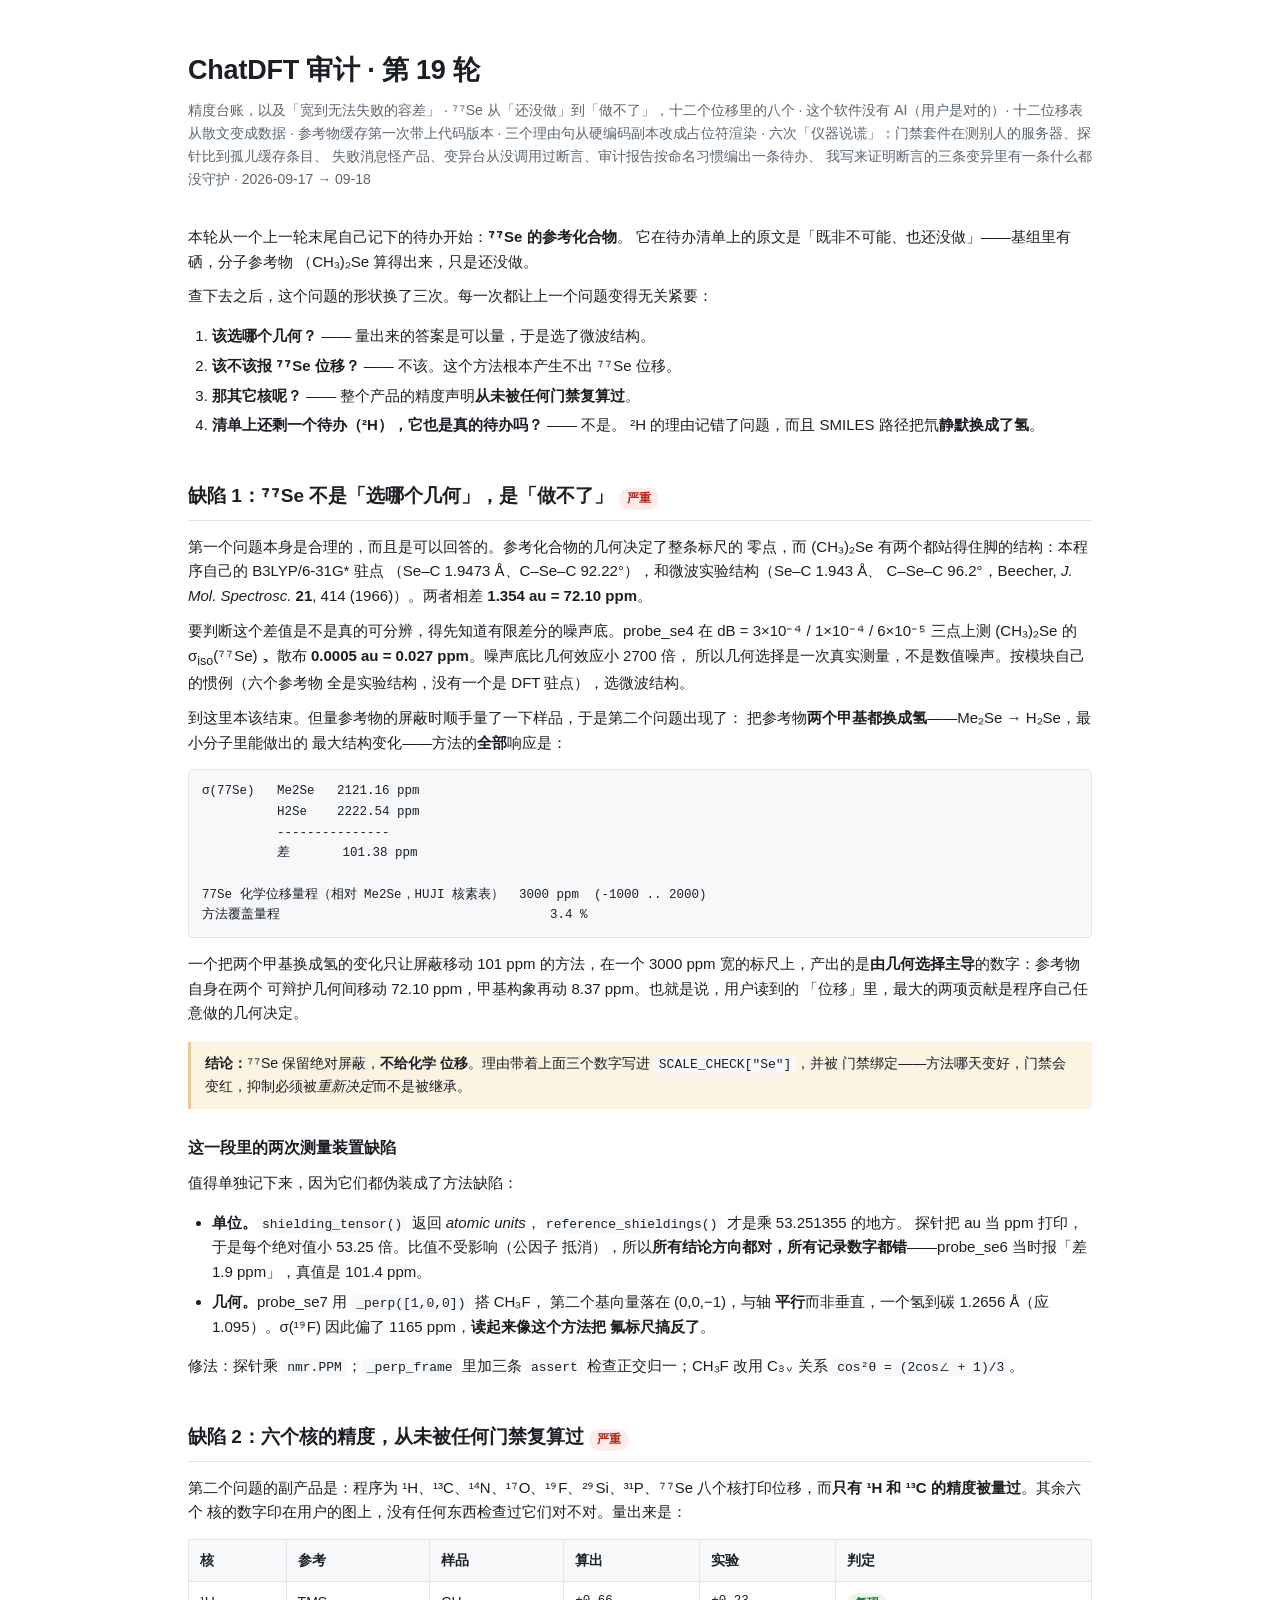
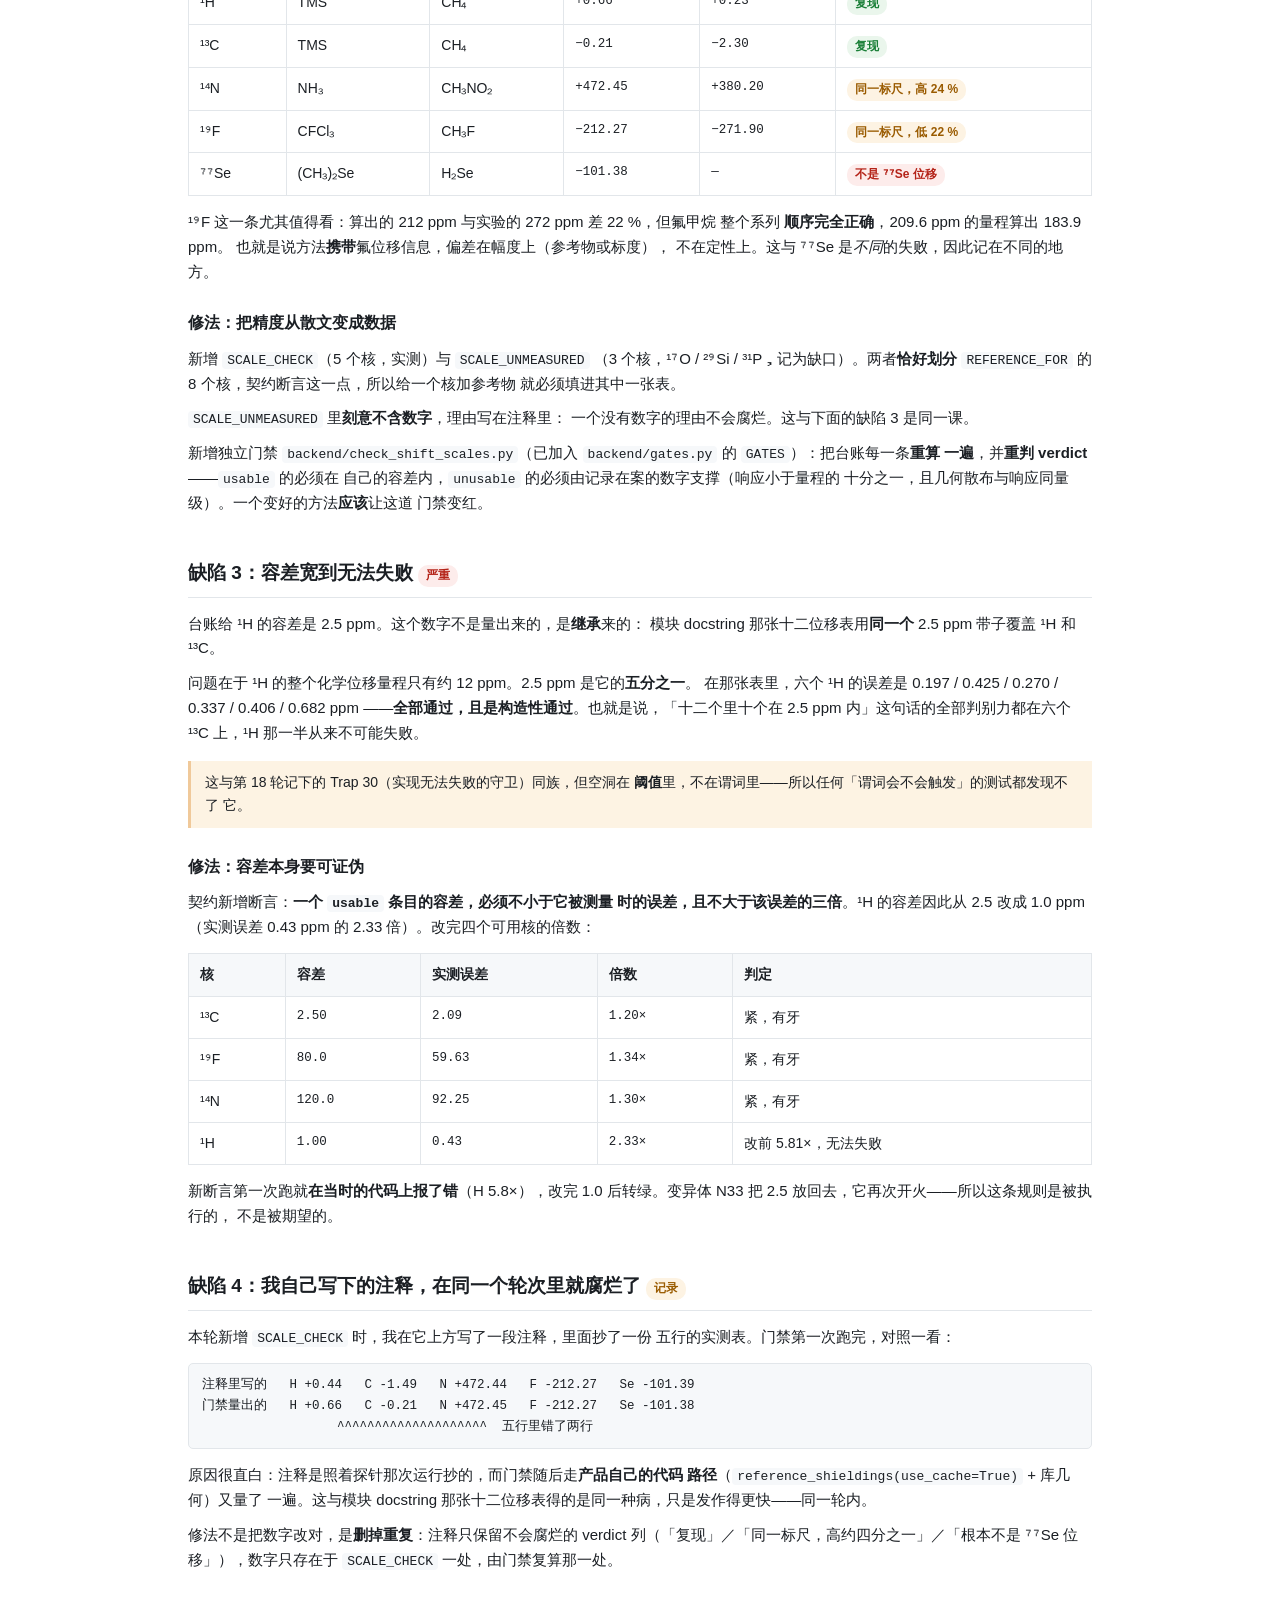
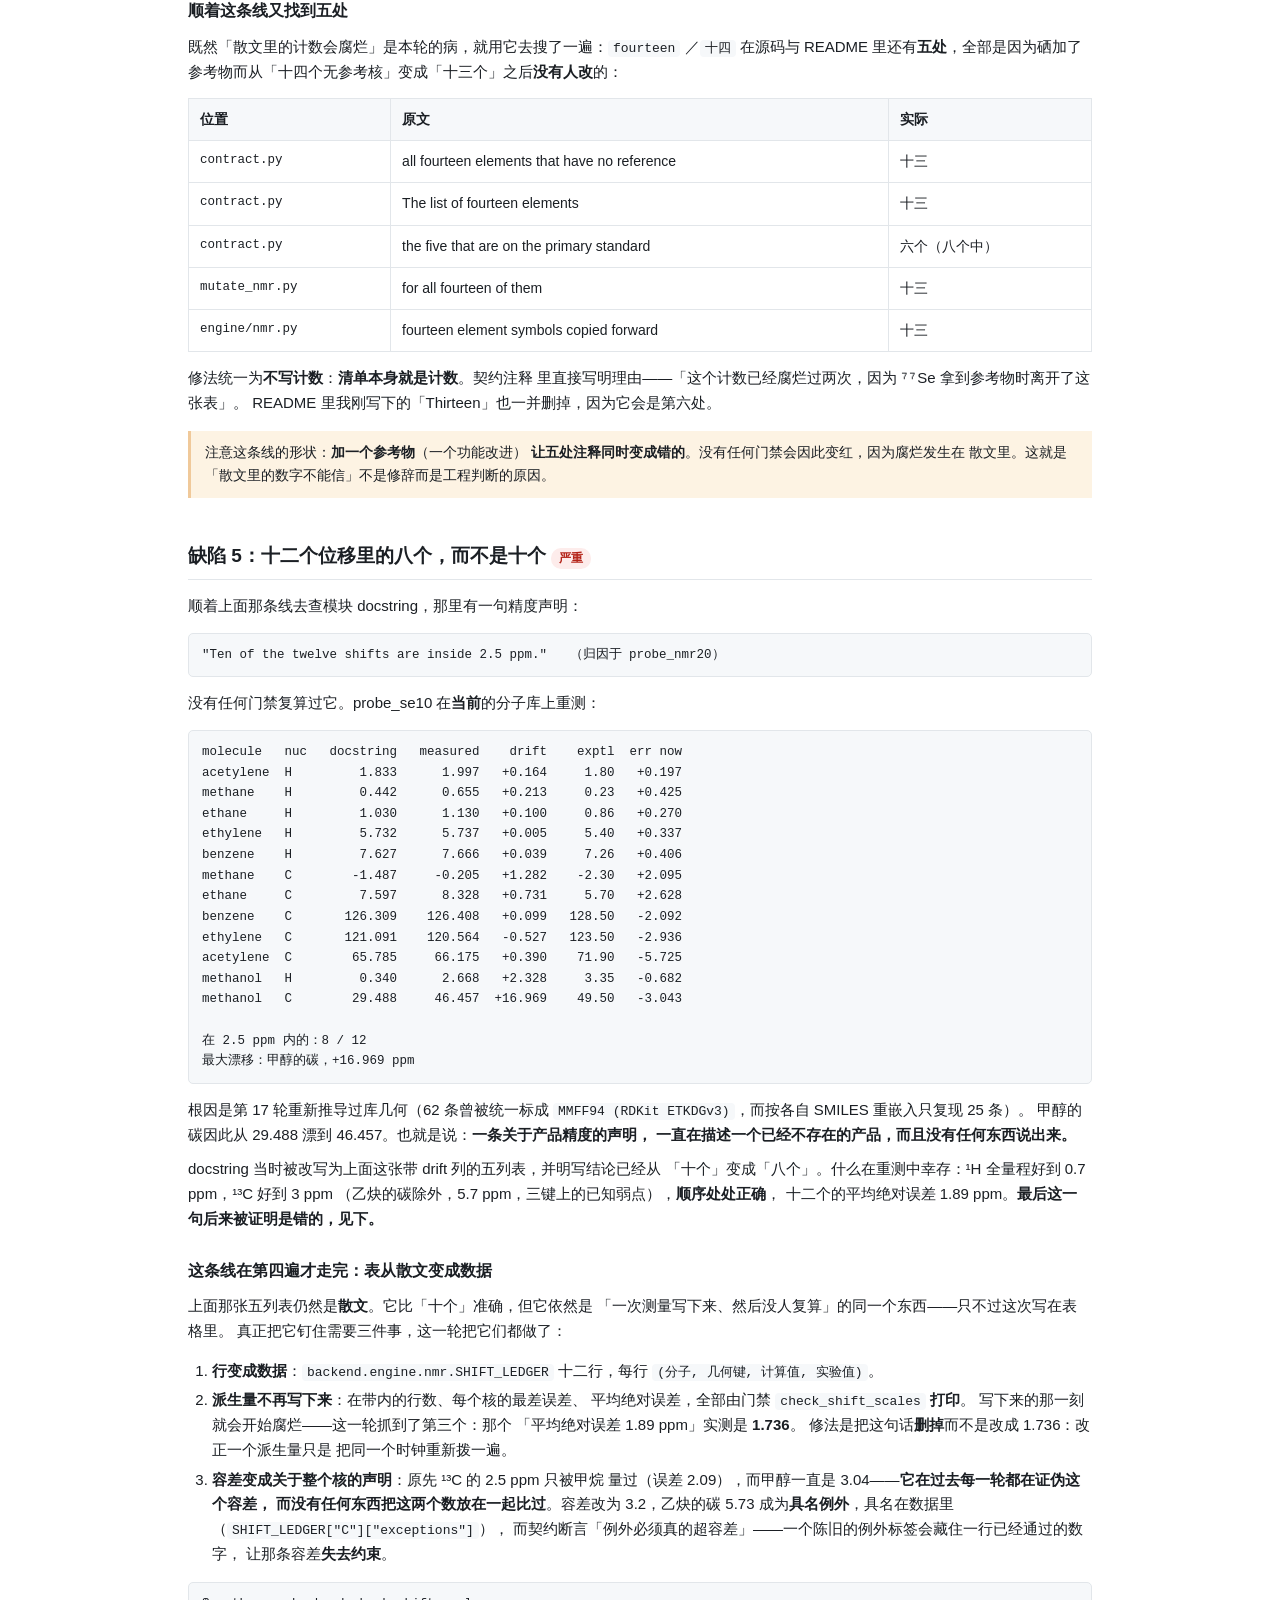
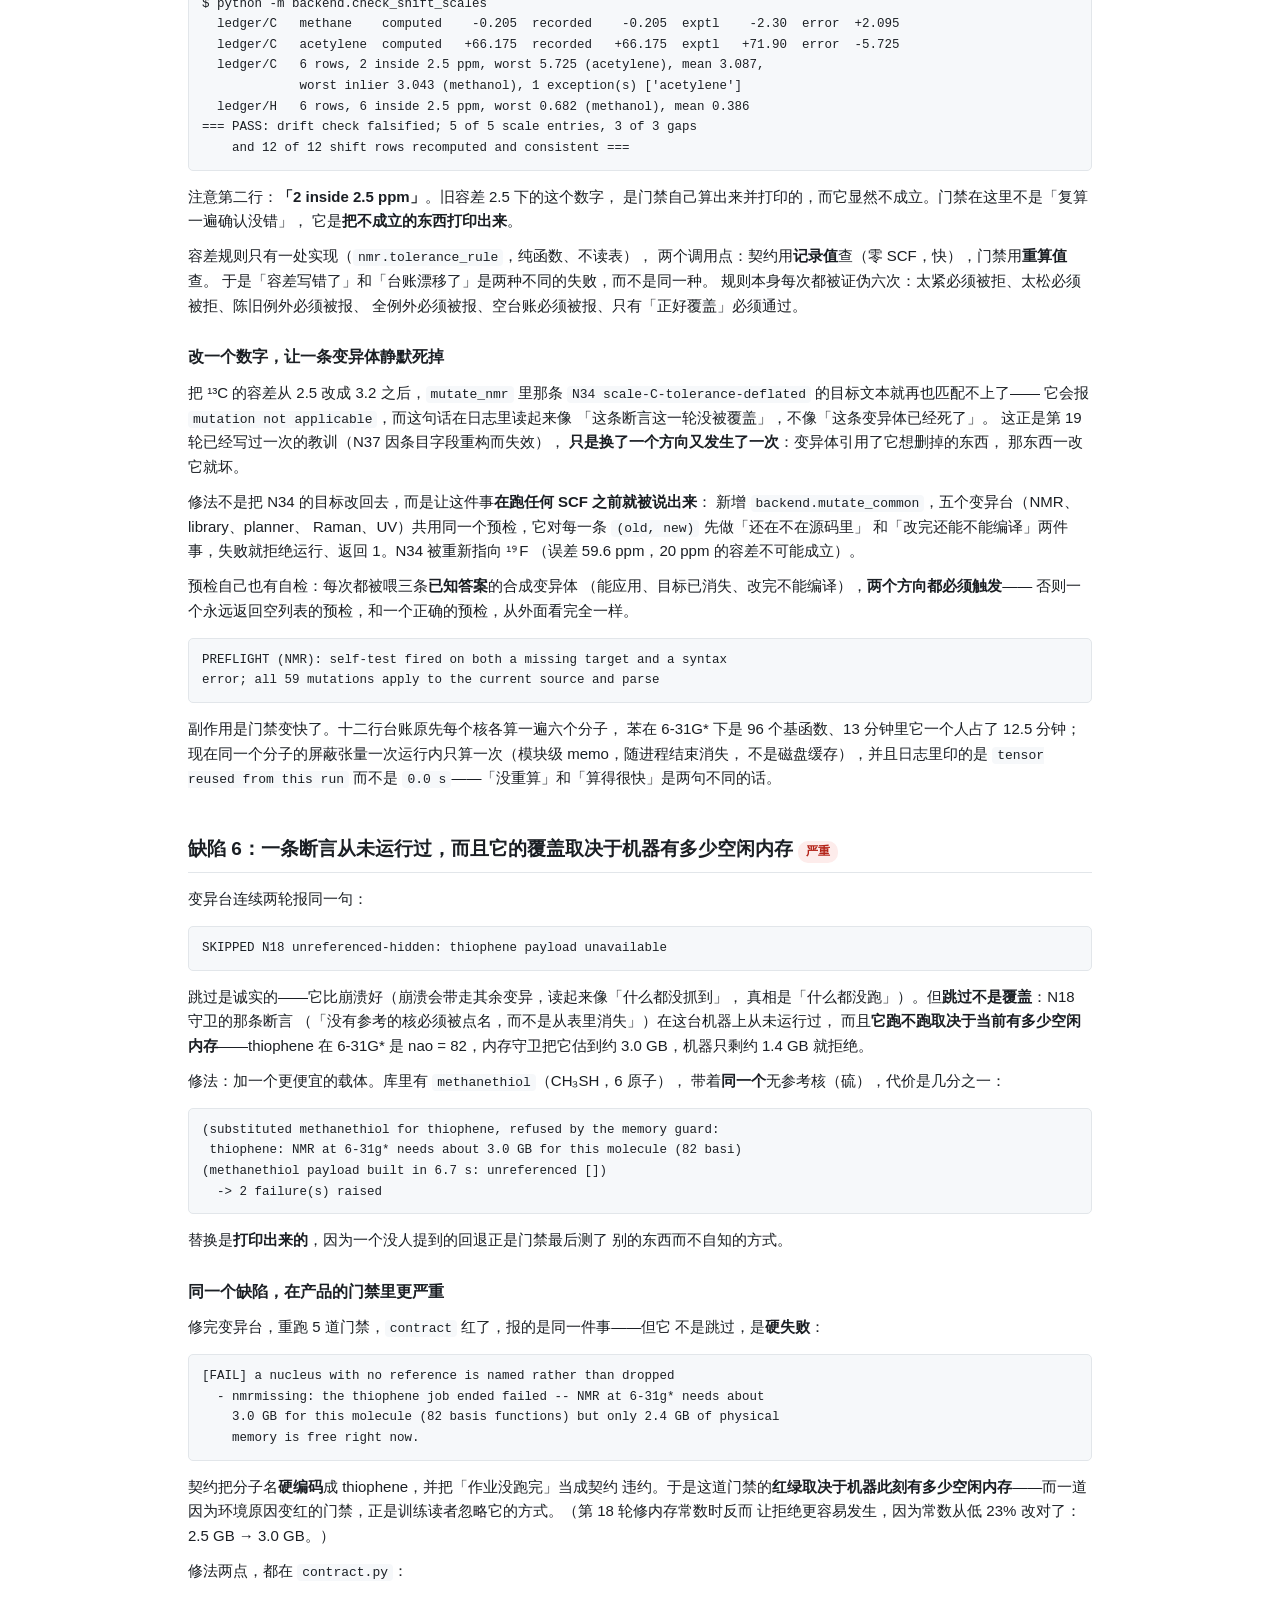
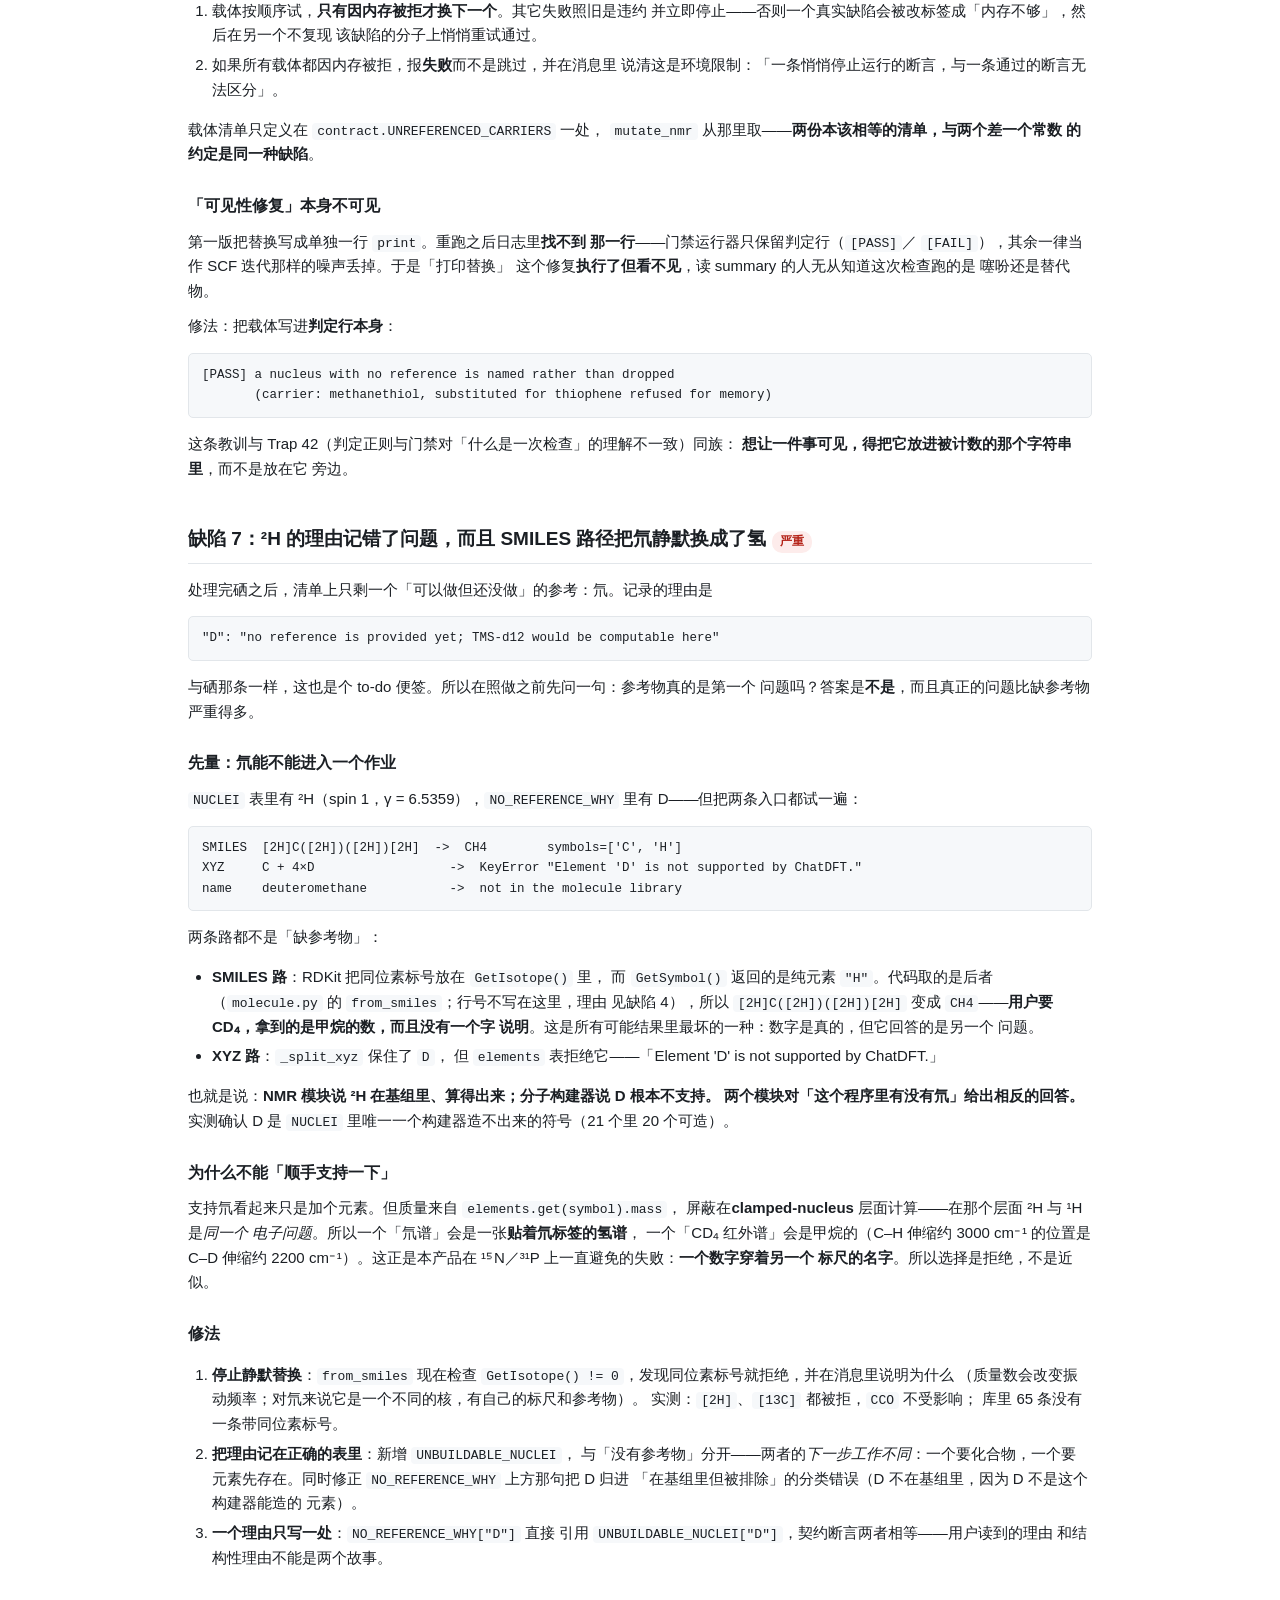
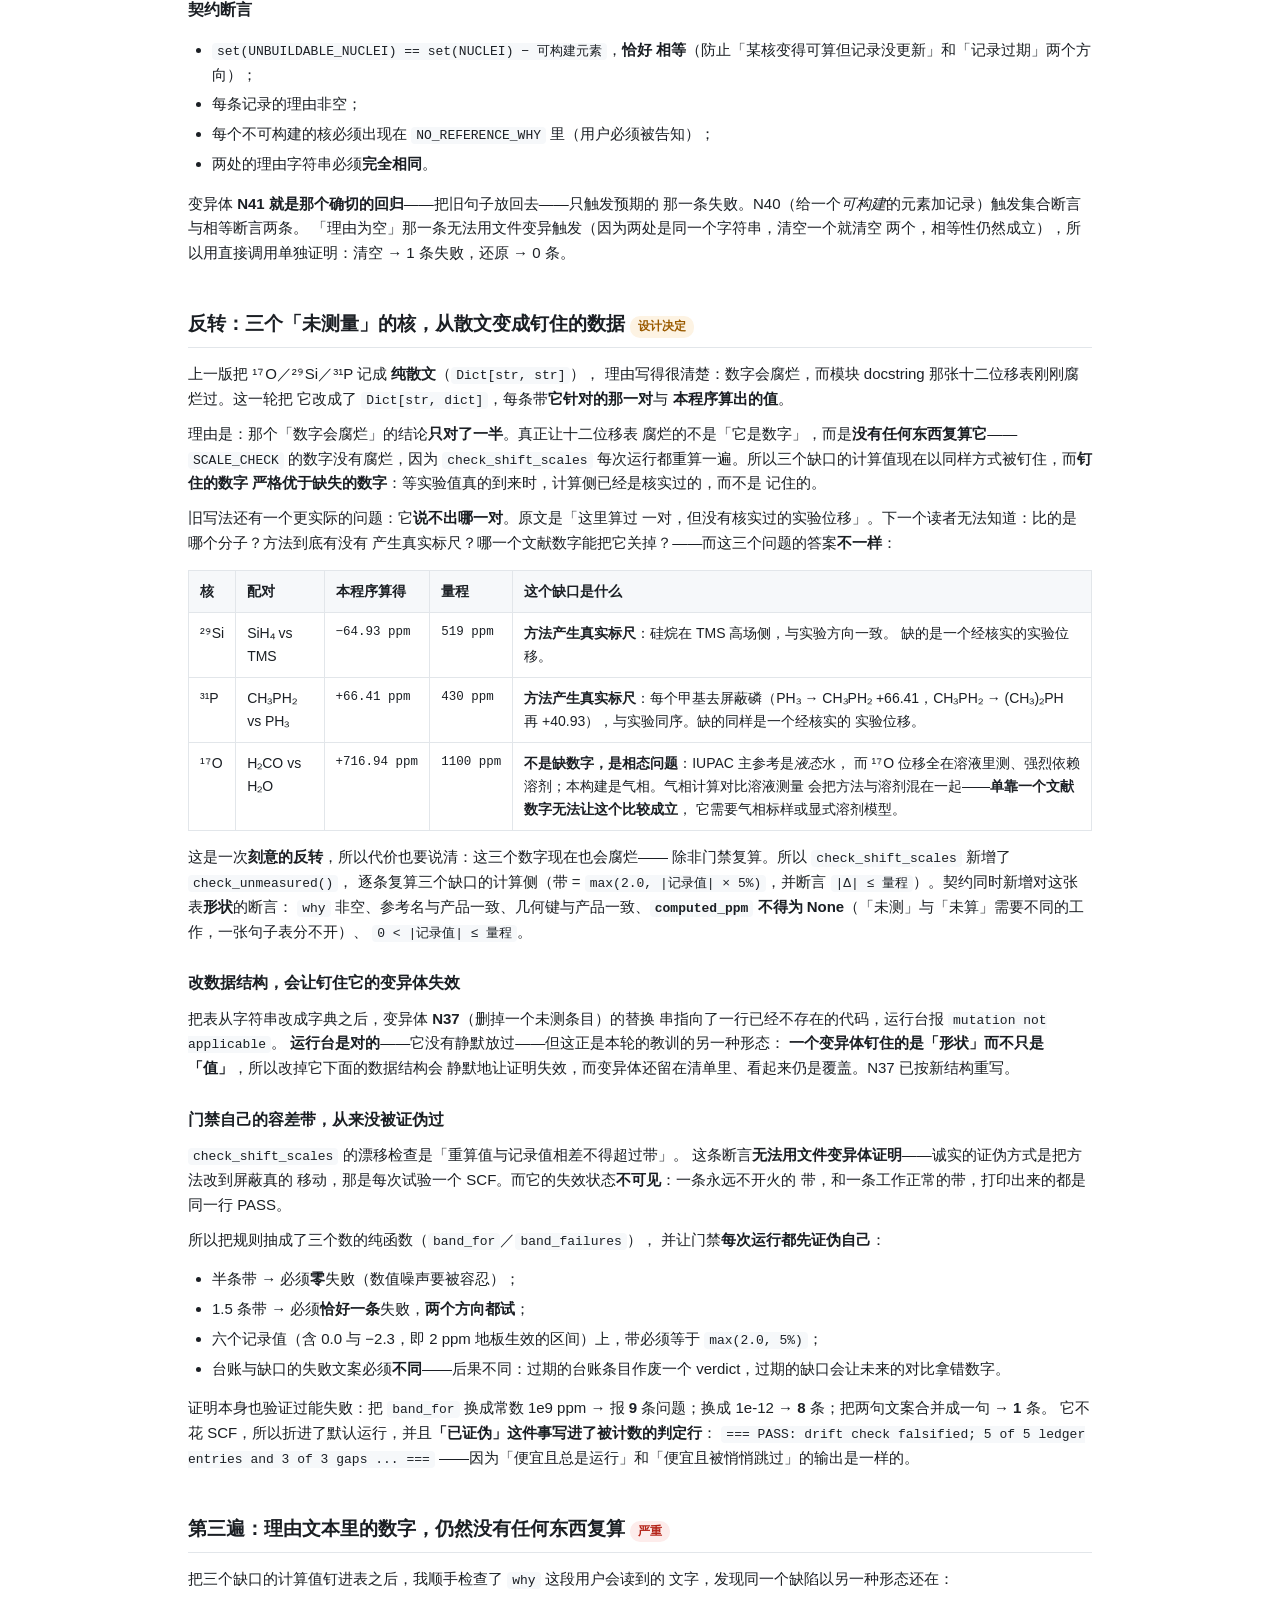
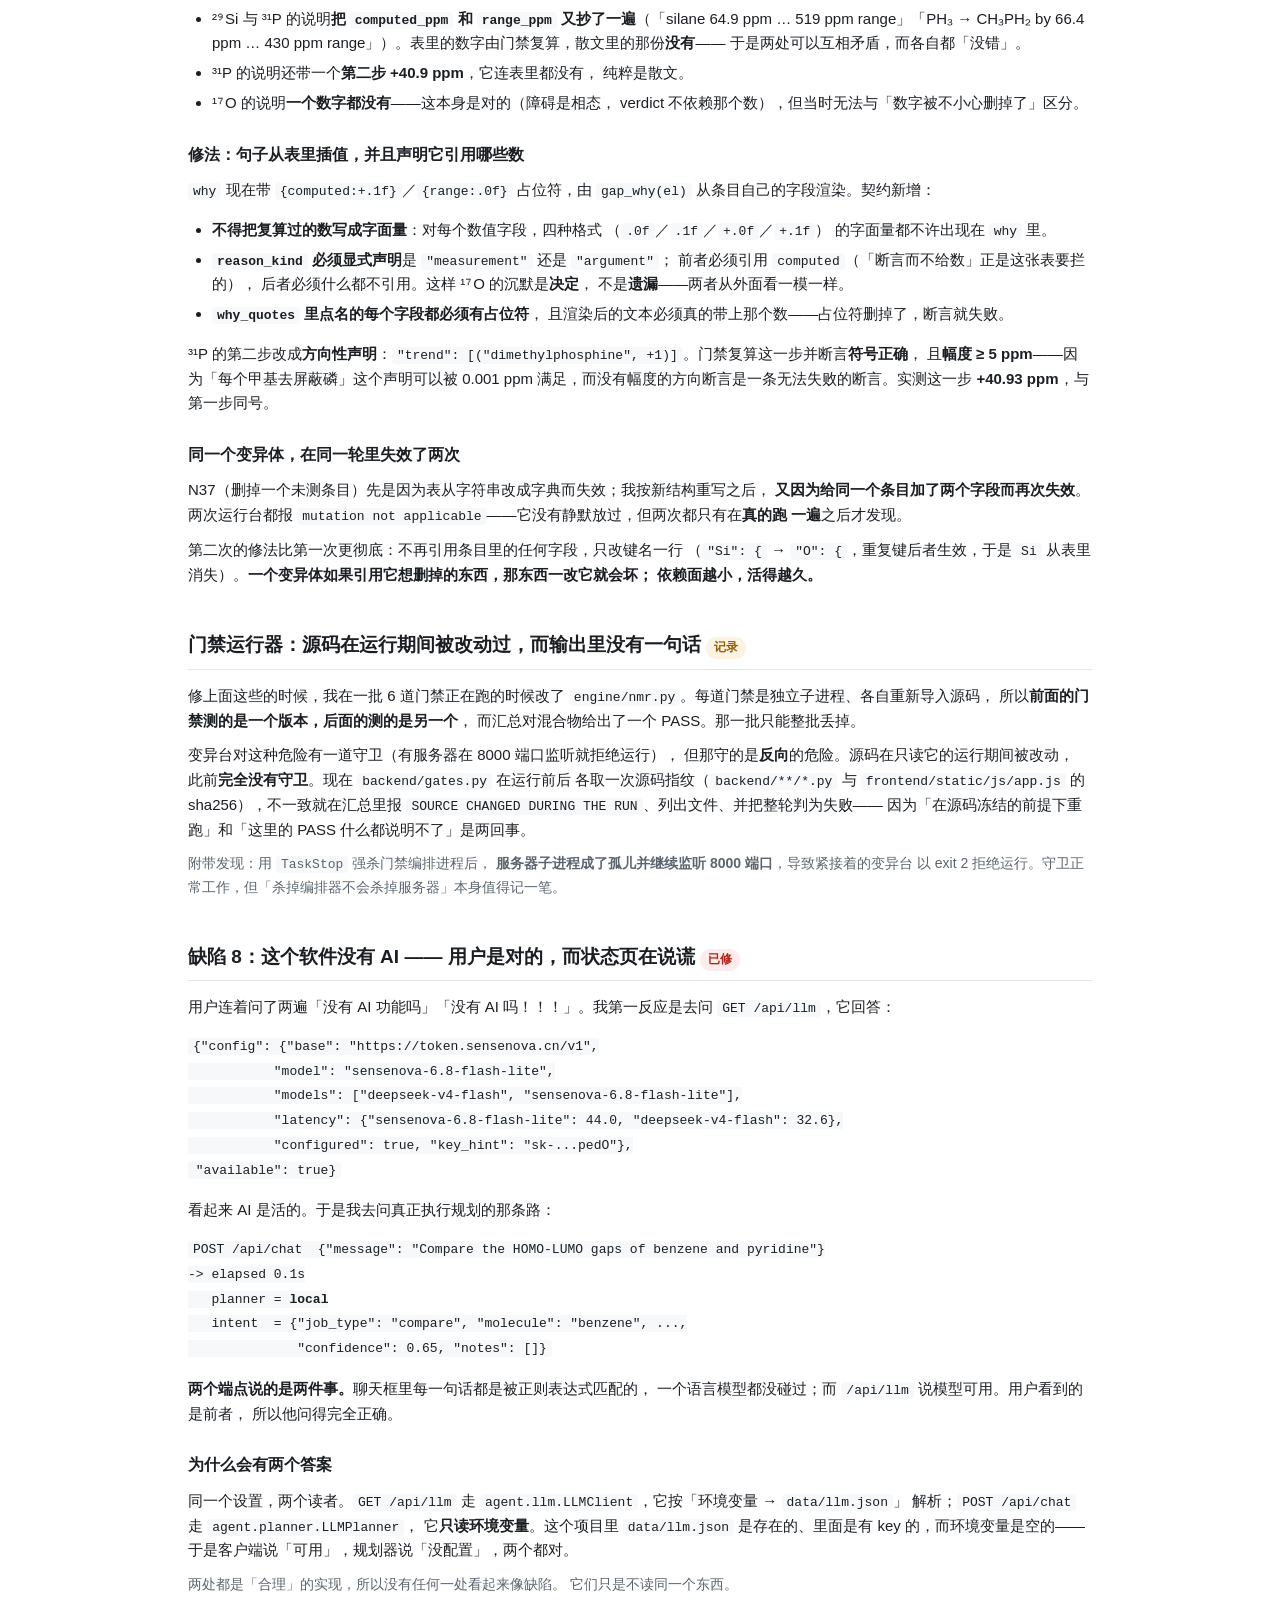
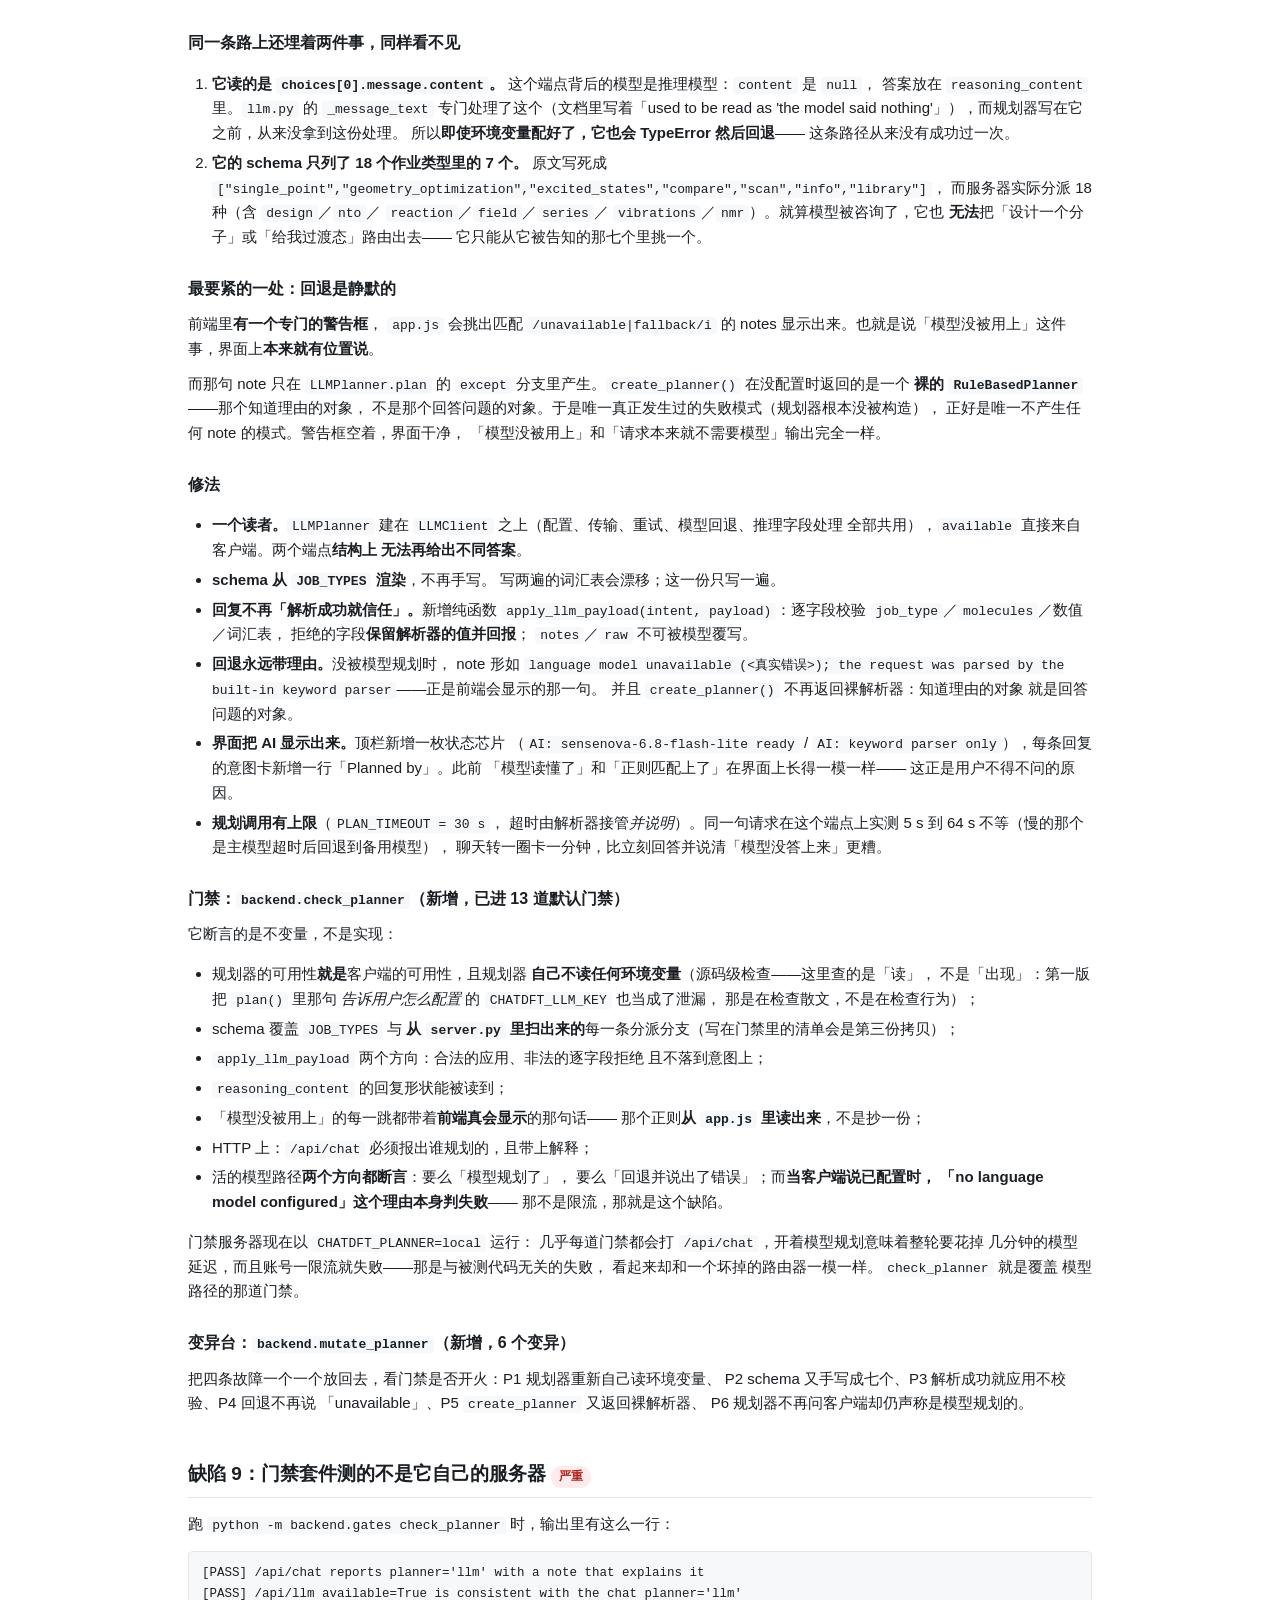
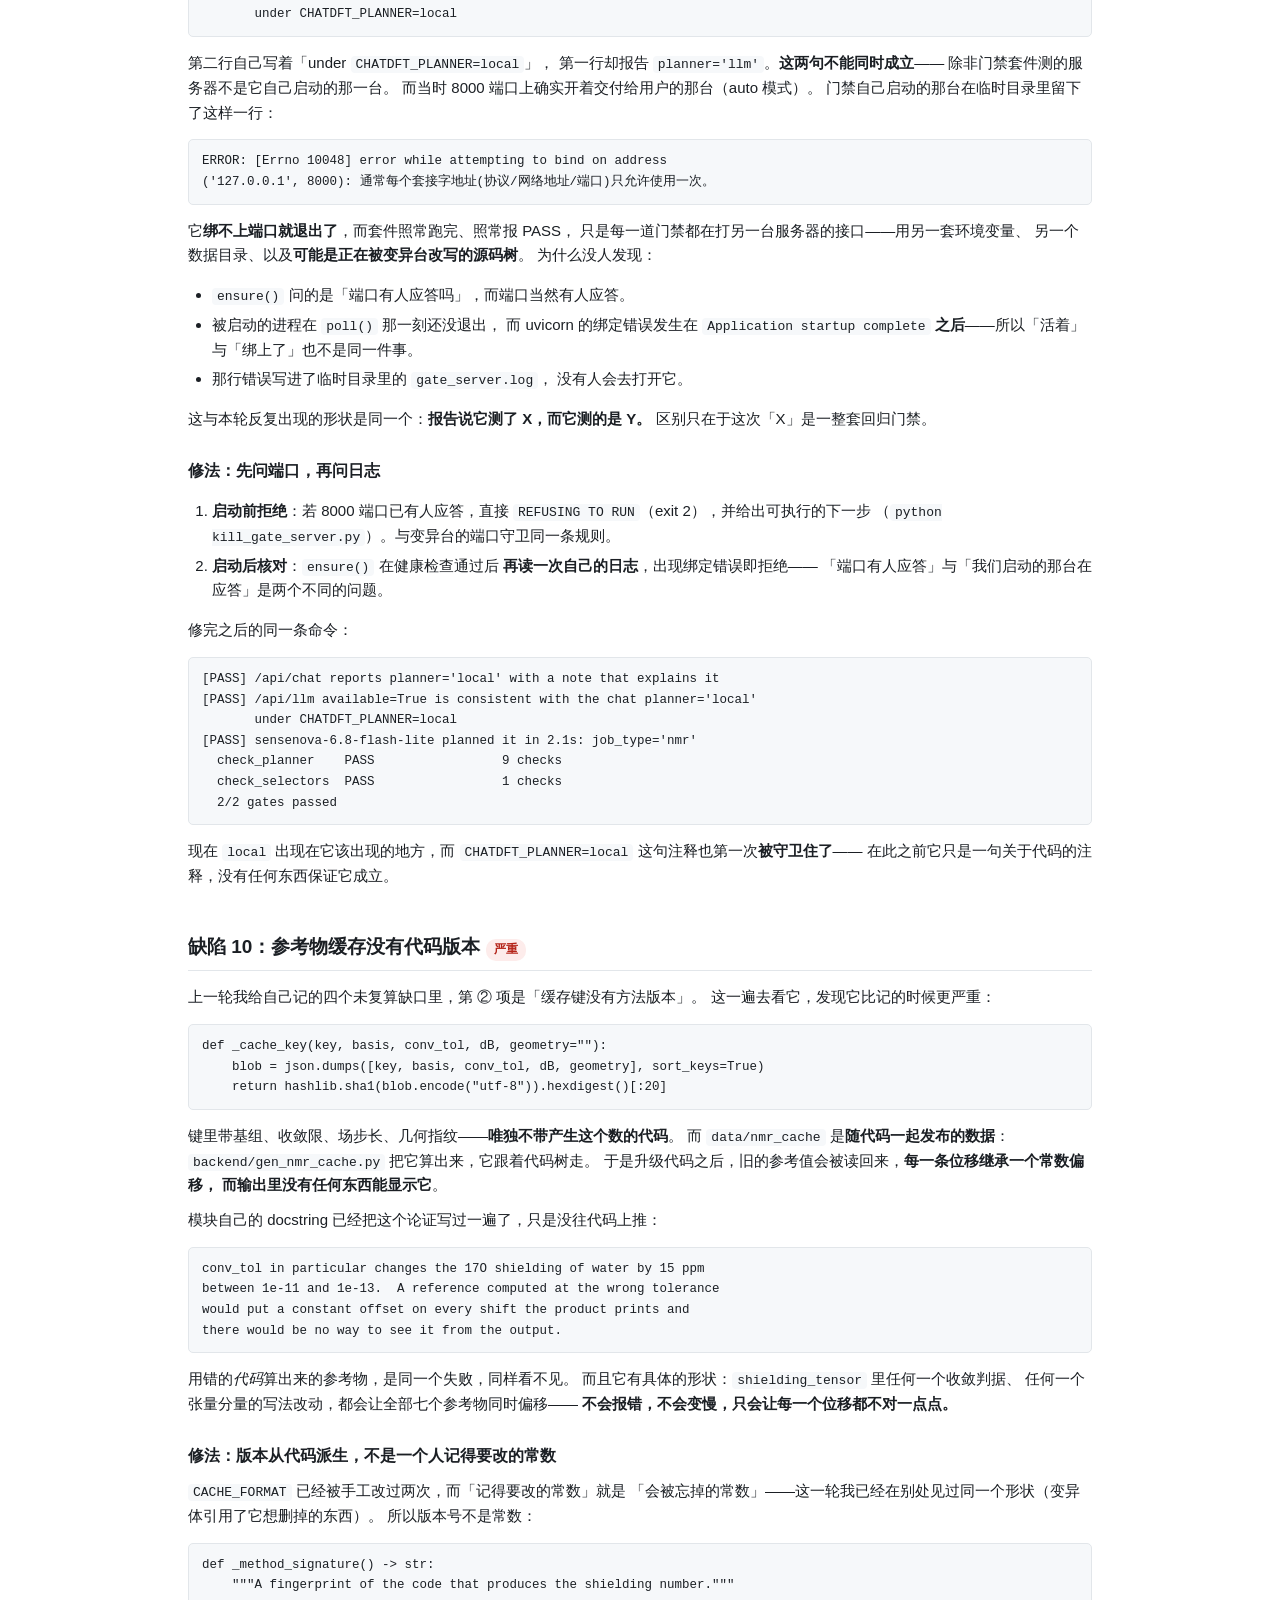
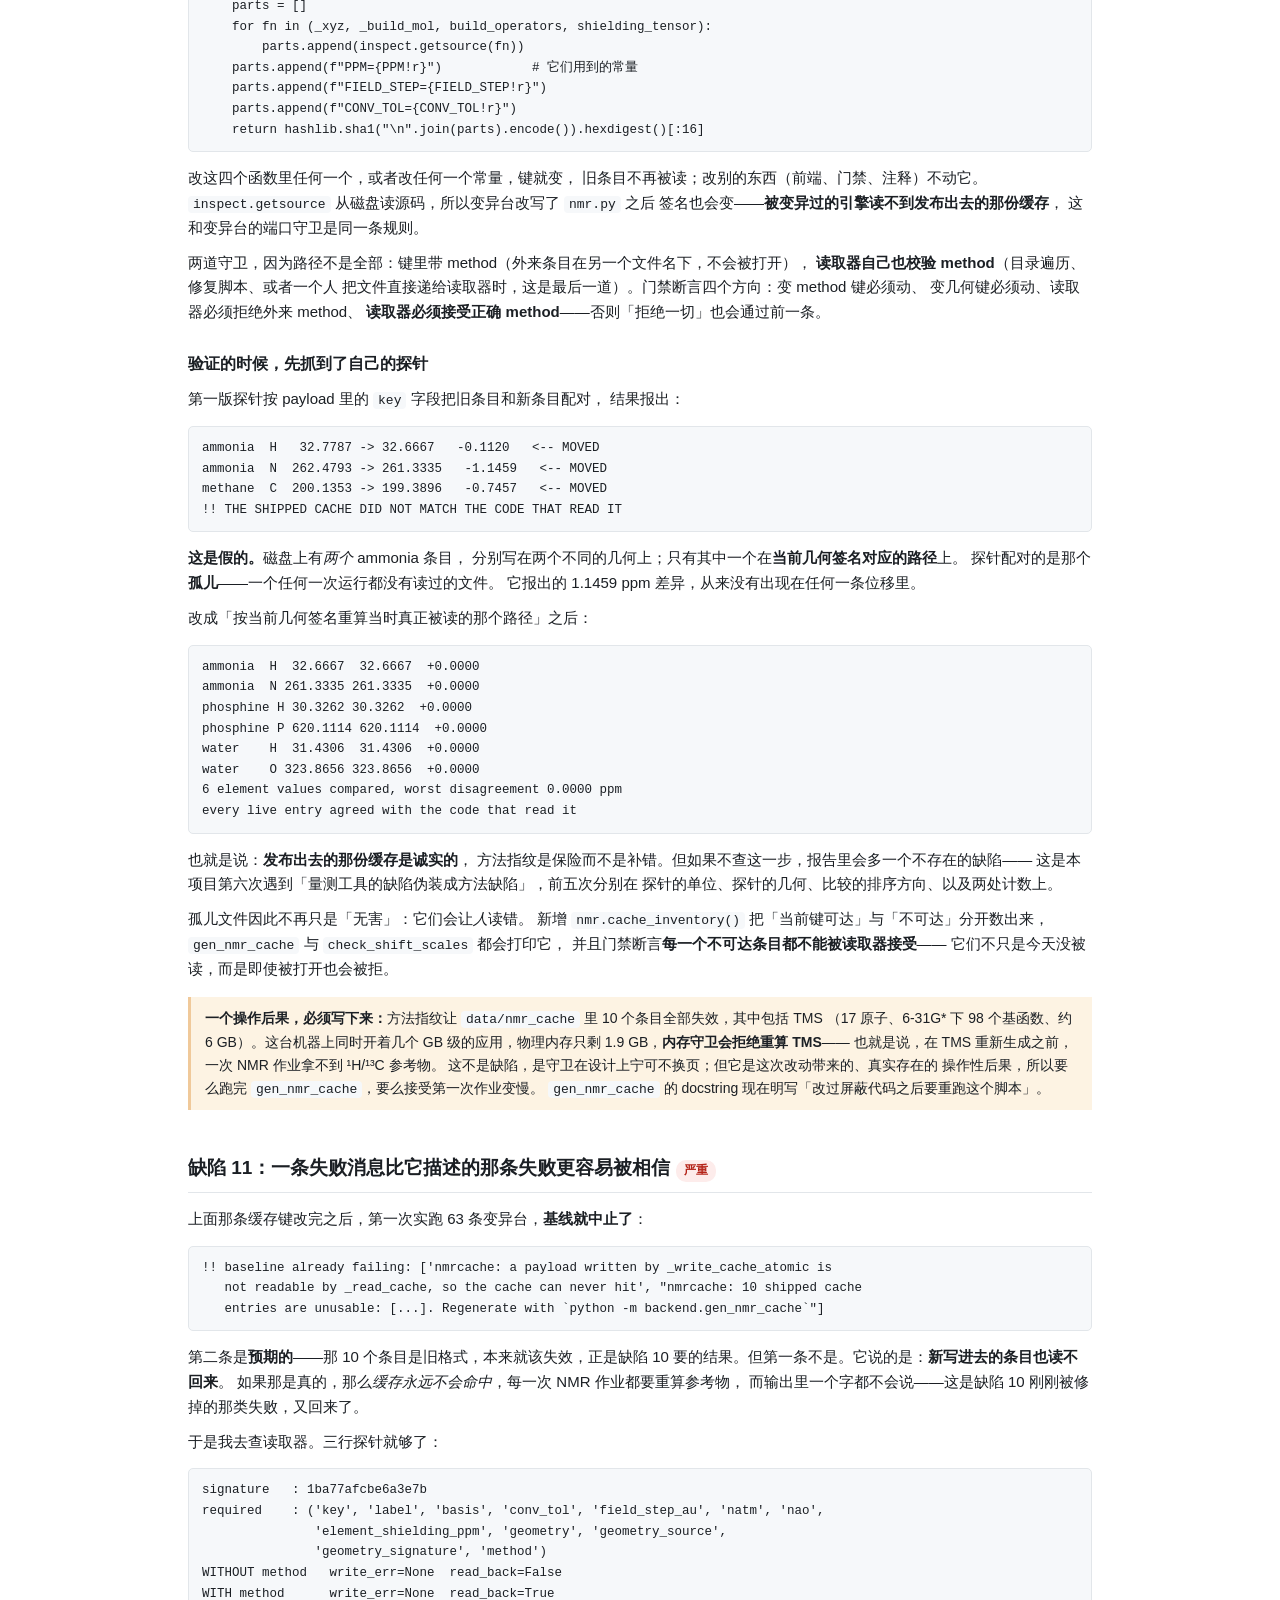
<file: reports/round-19-audit.html>
<!DOCTYPE html>
<html lang="zh-CN">
<head>
<meta charset="utf-8">
<meta name="viewport" content="width=device-width, initial-scale=1">
<title>ChatDFT 审计 · 第 19 轮 — 精度台账，以及「宽到无法失败的容差」</title>
<style>
  :root {
    --ink: #1b1f24; --muted: #5b6570; --line: #e2e6ea; --bg: #ffffff;
    --soft: #f6f8fa; --warn: #9a5b00; --warnbg: #fdf3e3;
    --ok: #1a7f37; --okbg: #eaf6ec; --bad: #b42318; --badbg: #fdeceb;
  }
  * { box-sizing: border-box; }
  body { margin: 0; background: var(--bg); color: var(--ink);
    font: 15px/1.65 -apple-system, "Segoe UI", "PingFang SC",
    "Microsoft YaHei", Roboto, sans-serif; }
  main { max-width: 960px; margin: 0 auto; padding: 48px 28px 80px; }
  h1 { font-size: 27px; margin: 0 0 6px; letter-spacing: -.2px; }
  .sub { color: var(--muted); margin: 0 0 34px; font-size: 14px; }
  h2 { font-size: 19px; margin: 42px 0 14px; padding-bottom: 8px;
    border-bottom: 1px solid var(--line); }
  h3 { font-size: 16px; margin: 26px 0 8px; }
  p { margin: 10px 0; }
  code { background: var(--soft); padding: 1px 5px; border-radius: 4px;
    font-family: "SFMono-Regular", Consolas, monospace; font-size: 13px; }
  table { width: 100%; border-collapse: collapse; margin: 14px 0;
    font-size: 14px; }
  th, td { text-align: left; padding: 9px 11px; border: 1px solid var(--line);
    vertical-align: top; }
  th { background: var(--soft); font-weight: 600; }
  td.n { font-family: "SFMono-Regular", Consolas, monospace; font-size: 12.5px;
    white-space: nowrap; }
  .tag { display: inline-block; padding: 1px 8px; border-radius: 10px;
    font-size: 12px; font-weight: 600; }
  .t-ok { background: var(--okbg); color: var(--ok); }
  .t-bad { background: var(--badbg); color: var(--bad); }
  .t-warn { background: var(--warnbg); color: var(--warn); }
  .note { background: var(--warnbg); border-left: 3px solid #f0c99a;
    padding: 10px 14px; margin: 16px 0; font-size: 14px; }
  .quote { font-family: "SFMono-Regular", Consolas, monospace; font-size: 12.5px;
    background: var(--soft); border: 1px solid var(--line); border-radius: 5px;
    padding: 11px 13px; margin: 14px 0; white-space: pre; overflow-x: auto; }
  ul, ol { padding-left: 24px; }
  li { margin: 5px 0; }
</style>
</head>
<body>
<main>

<h1>ChatDFT 审计 · 第 19 轮</h1>
<p class="sub">精度台账，以及「宽到无法失败的容差」 ·
⁷⁷Se 从「还没做」到「做不了」，十二个位移里的八个 ·
这个软件没有 AI（用户是对的）· 十二位移表从散文变成数据 ·
参考物缓存第一次带上代码版本 · 三个理由句从硬编码副本改成占位符渲染 ·
六次「仪器说谎」：门禁套件在测别人的服务器、探针比到孤儿缓存条目、
失败消息怪产品、变异台从没调用过断言、审计报告按命名习惯编出一条待办、
我写来证明断言的三条变异里有一条什么都没守护 ·
2026-09-17 → 09-18</p>

<p>本轮从一个上一轮末尾自己记下的待办开始：<strong>⁷⁷Se 的参考化合物</strong>。
它在待办清单上的原文是「既非不可能、也还没做」——基组里有硒，分子参考物
（CH₃)₂Se 算得出来，只是还没做。</p>

<p>查下去之后，这个问题的形状换了三次。每一次都让上一个问题变得无关紧要：</p>

<ol>
  <li><strong>该选哪个几何？</strong> —— 量出来的答案是可以量，于是选了微波结构。</li>
  <li><strong>该不该报 ⁷⁷Se 位移？</strong> —— 不该。这个方法根本产生不出 ⁷⁷Se 位移。</li>
  <li><strong>那其它核呢？</strong> —— 整个产品的精度声明<strong>从未被任何门禁复算过</strong>。</li>
  <li><strong>清单上还剩一个待办（²H），它也是真的待办吗？</strong> —— 不是。
    ²H 的理由记错了问题，而且 SMILES 路径把氘<strong>静默换成了氢</strong>。</li>
</ol>

<h2>缺陷 1：⁷⁷Se 不是「选哪个几何」，是「做不了」 <span class="tag t-bad">严重</span></h2>

<p>第一个问题本身是合理的，而且是可以回答的。参考化合物的几何决定了整条标尺的
零点，而 (CH₃)₂Se 有两个都站得住脚的结构：本程序自己的 B3LYP/6-31G* 驻点
（Se–C 1.9473 Å、C–Se–C 92.22°），和微波实验结构（Se–C 1.943 Å、
C–Se–C 96.2°，Beecher, <em>J. Mol. Spectrosc.</em> <strong>21</strong>, 414
(1966)）。两者相差 <strong>1.354 au = 72.10 ppm</strong>。</p>

<p>要判断这个差值是不是真的可分辨，得先知道有限差分的噪声底。probe_se4 在
dB = 3×10⁻⁴ / 1×10⁻⁴ / 6×10⁻⁵ 三点上测 (CH₃)₂Se 的 σ<sub>iso</sub>(⁷⁷Se)，
散布 <strong>0.0005 au = 0.027 ppm</strong>。噪声底比几何效应小 2700 倍，
所以几何选择是一次真实测量，不是数值噪声。按模块自己的惯例（六个参考物
全是实验结构，没有一个是 DFT 驻点），选微波结构。</p>

<p>到这里本该结束。但量参考物的屏蔽时顺手量了一下样品，于是第二个问题出现了：
把参考物<strong>两个甲基都换成氢</strong>——Me₂Se → H₂Se，最小分子里能做出的
最大结构变化——方法的<strong>全部</strong>响应是：</p>

<div class="quote">σ(77Se)   Me2Se   2121.16 ppm
          H2Se    2222.54 ppm
          ---------------
          差       101.38 ppm

77Se 化学位移量程（相对 Me2Se，HUJI 核素表）  3000 ppm  (-1000 .. 2000)
方法覆盖量程                                    3.4 %</div>

<p>一个把两个甲基换成氢的变化只让屏蔽移动 101 ppm 的方法，在一个 3000 ppm
宽的标尺上，产出的是<strong>由几何选择主导</strong>的数字：参考物自身在两个
可辩护几何间移动 72.10 ppm，甲基构象再动 8.37 ppm。也就是说，用户读到的
「位移」里，最大的两项贡献是程序自己任意做的几何决定。</p>

<div class="note"><strong>结论：</strong>⁷⁷Se 保留绝对屏蔽，<strong>不给化学
位移</strong>。理由带着上面三个数字写进 <code>SCALE_CHECK["Se"]</code>，并被
门禁绑定——方法哪天变好，门禁会变红，抑制必须被<em>重新决定</em>而不是被继承。</div>

<h3>这一段里的两次测量装置缺陷</h3>

<p>值得单独记下来，因为它们都伪装成了方法缺陷：</p>

<ul>
  <li><strong>单位。</strong><code>shielding_tensor()</code> 返回 <em>atomic
  units</em>，<code>reference_shieldings()</code> 才是乘 53.251355 的地方。
  探针把 au 当 ppm 打印，于是每个绝对值小 53.25 倍。比值不受影响（公因子
  抵消），所以<strong>所有结论方向都对，所有记录数字都错</strong>——probe_se6
  当时报「差 1.9 ppm」，真值是 101.4 ppm。</li>
  <li><strong>几何。</strong>probe_se7 用 <code>_perp([1,0,0])</code> 搭 CH₃F，
  第二个基向量落在 (0,0,−1)，与轴 <strong>平行</strong>而非垂直，一个氢到碳
  1.2656 Å（应 1.095）。σ(¹⁹F) 因此偏了 1165 ppm，<strong>读起来像这个方法把
  氟标尺搞反了</strong>。</li>
</ul>

<p>修法：探针乘 <code>nmr.PPM</code>；<code>_perp_frame</code> 里加三条
<code>assert</code> 检查正交归一；CH₃F 改用 C₃ᵥ 关系
<code>cos²θ = (2cos∠ + 1)/3</code>。</p>

<h2>缺陷 2：六个核的精度，从未被任何门禁复算过 <span class="tag t-bad">严重</span></h2>

<p>第二个问题的副产品是：程序为 ¹H、¹³C、¹⁴N、¹⁷O、¹⁹F、²⁹Si、³¹P、⁷⁷Se
八个核打印位移，而<strong>只有 ¹H 和 ¹³C 的精度被量过</strong>。其余六个
核的数字印在用户的图上，没有任何东西检查过它们对不对。量出来是：</p>

<table>
  <thead><tr><th>核</th><th>参考</th><th>样品</th><th>算出</th><th>实验</th>
    <th>判定</th></tr></thead>
  <tbody>
    <tr><td>¹H</td><td>TMS</td><td>CH₄</td><td class="n">+0.66</td>
      <td class="n">+0.23</td><td><span class="tag t-ok">复现</span></td></tr>
    <tr><td>¹³C</td><td>TMS</td><td>CH₄</td><td class="n">−0.21</td>
      <td class="n">−2.30</td><td><span class="tag t-ok">复现</span></td></tr>
    <tr><td>¹⁴N</td><td>NH₃</td><td>CH₃NO₂</td><td class="n">+472.45</td>
      <td class="n">+380.20</td><td><span class="tag t-warn">同一标尺，高 24 %</span></td></tr>
    <tr><td>¹⁹F</td><td>CFCl₃</td><td>CH₃F</td><td class="n">−212.27</td>
      <td class="n">−271.90</td><td><span class="tag t-warn">同一标尺，低 22 %</span></td></tr>
    <tr><td>⁷⁷Se</td><td>(CH₃)₂Se</td><td>H₂Se</td><td class="n">−101.38</td>
      <td class="n">—</td><td><span class="tag t-bad">不是 ⁷⁷Se 位移</span></td></tr>
  </tbody>
</table>

<p>¹⁹F 这一条尤其值得看：算出的 212 ppm 与实验的 272 ppm 差 22 %，但氟甲烷
整个系列 <strong>顺序完全正确</strong>，209.6 ppm 的量程算出 183.9 ppm。
也就是说方法<strong>携带</strong>氟位移信息，偏差在幅度上（参考物或标度），
不在定性上。这与 ⁷⁷Se 是<em>不同</em>的失败，因此记在不同的地方。</p>

<h3>修法：把精度从散文变成数据</h3>

<p>新增 <code>SCALE_CHECK</code>（5 个核，实测）与 <code>SCALE_UNMEASURED</code>
（3 个核，¹⁷O / ²⁹Si / ³¹P，记为缺口）。两者<strong>恰好划分</strong>
<code>REFERENCE_FOR</code> 的 8 个核，契约断言这一点，所以给一个核加参考物
就必须填进其中一张表。</p>

<p><code>SCALE_UNMEASURED</code> 里<strong>刻意不含数字</strong>，理由写在注释里：
一个没有数字的理由不会腐烂。这与下面的缺陷 3 是同一课。</p>

<p>新增独立门禁 <code>backend/check_shift_scales.py</code>（已加入
<code>backend/gates.py</code> 的 <code>GATES</code>）：把台账每一条<strong>重算
一遍</strong>，并<strong>重判 verdict</strong>——<code>usable</code> 的必须在
自己的容差内，<code>unusable</code> 的必须由记录在案的数字支撑（响应小于量程的
十分之一，且几何散布与响应同量级）。一个变好的方法<strong>应该</strong>让这道
门禁变红。</p>

<h2>缺陷 3：容差宽到无法失败 <span class="tag t-bad">严重</span></h2>

<p>台账给 ¹H 的容差是 2.5 ppm。这个数字不是量出来的，是<strong>继承</strong>来的：
模块 docstring 那张十二位移表用<strong>同一个</strong> 2.5 ppm 带子覆盖 ¹H 和
¹³C。</p>

<p>问题在于 ¹H 的整个化学位移量程只有约 12 ppm。2.5 ppm 是它的<strong>五分之一</strong>。
在那张表里，六个 ¹H 的误差是 0.197 / 0.425 / 0.270 / 0.337 / 0.406 / 0.682 ppm
——<strong>全部通过，且是构造性通过</strong>。也就是说，「十二个里十个在 2.5 ppm
内」这句话的全部判别力都在六个 ¹³C 上，¹H 那一半从来不可能失败。</p>

<div class="note">这与第 18 轮记下的 Trap 30（实现无法失败的守卫）同族，但空洞在
<strong>阈值</strong>里，不在谓词里——所以任何「谓词会不会触发」的测试都发现不了
它。</div>

<h3>修法：容差本身要可证伪</h3>

<p>契约新增断言：<strong>一个 <code>usable</code> 条目的容差，必须不小于它被测量
时的误差，且不大于该误差的三倍</strong>。¹H 的容差因此从 2.5 改成 1.0 ppm
（实测误差 0.43 ppm 的 2.33 倍）。改完四个可用核的倍数：</p>

<table>
  <thead><tr><th>核</th><th>容差</th><th>实测误差</th><th>倍数</th><th>判定</th></tr></thead>
  <tbody>
    <tr><td>¹³C</td><td class="n">2.50</td><td class="n">2.09</td><td class="n">1.20×</td><td>紧，有牙</td></tr>
    <tr><td>¹⁹F</td><td class="n">80.0</td><td class="n">59.63</td><td class="n">1.34×</td><td>紧，有牙</td></tr>
    <tr><td>¹⁴N</td><td class="n">120.0</td><td class="n">92.25</td><td class="n">1.30×</td><td>紧，有牙</td></tr>
    <tr><td>¹H</td><td class="n">1.00</td><td class="n">0.43</td><td class="n">2.33×</td><td>改前 5.81×，无法失败</td></tr>
  </tbody>
</table>

<p>新断言第一次跑就<strong>在当时的代码上报了错</strong>（H 5.8×），改完 1.0
后转绿。变异体 N33 把 2.5 放回去，它再次开火——所以这条规则是被执行的，
不是被期望的。</p>

<h2>缺陷 4：我自己写下的注释，在同一个轮次里就腐烂了 <span class="tag t-warn">记录</span></h2>

<p>本轮新增 <code>SCALE_CHECK</code> 时，我在它上方写了一段注释，里面抄了一份
五行的实测表。门禁第一次跑完，对照一看：</p>

<div class="quote">注释里写的   H +0.44   C -1.49   N +472.44   F -212.27   Se -101.39
门禁量出的   H +0.66   C -0.21   N +472.45   F -212.27   Se -101.38
                  ^^^^^^^^^^^^^^^^^^^^  五行里错了两行</div>

<p>原因很直白：注释是照着探针那次运行抄的，而门禁随后走<strong>产品自己的代码
路径</strong>（<code>reference_shieldings(use_cache=True)</code> + 库几何）又量了
一遍。这与模块 docstring 那张十二位移表得的是同一种病，只是发作得更快——同一轮内。</p>

<p>修法不是把数字改对，是<strong>删掉重复</strong>：注释只保留不会腐烂的 verdict
列（「复现」／「同一标尺，高约四分之一」／「根本不是 ⁷⁷Se 位移」），数字只存在于
<code>SCALE_CHECK</code> 一处，由门禁复算那一处。</p>

<h3>顺着这条线又找到五处</h3>

<p>既然「散文里的计数会腐烂」是本轮的病，就用它去搜了一遍：<code>fourteen</code>
／<code>十四</code> 在源码与 README 里还有<strong>五处</strong>，全部是因为硒加了
参考物而从「十四个无参考核」变成「十三个」之后<strong>没有人改</strong>的：</p>

<table>
  <thead><tr><th>位置</th><th>原文</th><th>实际</th></tr></thead>
  <tbody>
    <tr><td class="n">contract.py</td><td>all fourteen elements that have no reference</td><td>十三</td></tr>
    <tr><td class="n">contract.py</td><td>The list of fourteen elements</td><td>十三</td></tr>
    <tr><td class="n">contract.py</td><td>the five that are on the primary standard</td><td>六个（八个中）</td></tr>
    <tr><td class="n">mutate_nmr.py</td><td>for all fourteen of them</td><td>十三</td></tr>
    <tr><td class="n">engine/nmr.py</td><td>fourteen element symbols copied forward</td><td>十三</td></tr>
  </tbody>
</table>

<p>修法统一为<strong>不写计数</strong>：<strong>清单本身就是计数</strong>。契约注释
里直接写明理由——「这个计数已经腐烂过两次，因为 ⁷⁷Se 拿到参考物时离开了这张表」。
README 里我刚写下的「Thirteen」也一并删掉，因为它会是第六处。</p>

<div class="note">注意这条线的形状：<strong>加一个参考物</strong>（一个功能改进）
<strong>让五处注释同时变成错的</strong>。没有任何门禁会因此变红，因为腐烂发生在
散文里。这就是「散文里的数字不能信」不是修辞而是工程判断的原因。</div>

<h2>缺陷 5：十二个位移里的八个，而不是十个 <span class="tag t-bad">严重</span></h2>

<p>顺着上面那条线去查模块 docstring，那里有一句精度声明：</p>

<div class="quote">"Ten of the twelve shifts are inside 2.5 ppm."   （归因于 probe_nmr20）</div>

<p>没有任何门禁复算过它。probe_se10 在<strong>当前</strong>的分子库上重测：</p>

<div class="quote">molecule   nuc   docstring   measured    drift    exptl  err now
acetylene  H         1.833      1.997   +0.164     1.80   +0.197
methane    H         0.442      0.655   +0.213     0.23   +0.425
ethane     H         1.030      1.130   +0.100     0.86   +0.270
ethylene   H         5.732      5.737   +0.005     5.40   +0.337
benzene    H         7.627      7.666   +0.039     7.26   +0.406
methane    C        -1.487     -0.205   +1.282    -2.30   +2.095
ethane     C         7.597      8.328   +0.731     5.70   +2.628
benzene    C       126.309    126.408   +0.099   128.50   -2.092
ethylene   C       121.091    120.564   -0.527   123.50   -2.936
acetylene  C        65.785     66.175   +0.390    71.90   -5.725
methanol   H         0.340      2.668   +2.328     3.35   -0.682
methanol   C        29.488     46.457  +16.969    49.50   -3.043

在 2.5 ppm 内的：8 / 12
最大漂移：甲醇的碳，+16.969 ppm</div>

<p>根因是第 17 轮重新推导过库几何（62 条曾被统一标成
<code>MMFF94 (RDKit ETKDGv3)</code>，而按各自 SMILES 重嵌入只复现 25 条）。
甲醇的碳因此从 29.488 漂到 46.457。也就是说：<strong>一条关于产品精度的声明，
一直在描述一个已经不存在的产品，而且没有任何东西说出来。</strong></p>

<p>docstring 当时被改写为上面这张带 drift 列的五列表，并明写结论已经从
「十个」变成「八个」。什么在重测中幸存：¹H 全量程好到 0.7 ppm，¹³C 好到 3 ppm
（乙炔的碳除外，5.7 ppm，三键上的已知弱点），<strong>顺序处处正确</strong>，
十二个的平均绝对误差 1.89 ppm。<strong>最后这一句后来被证明是错的，见下。</strong></p>

<h3>这条线在第四遍才走完：表从散文变成数据</h3>

<p>上面那张五列表仍然是<strong>散文</strong>。它比「十个」准确，但它依然是
「一次测量写下来、然后没人复算」的同一个东西——只不过这次写在表格里。
真正把它钉住需要三件事，这一轮把它们都做了：</p>

<ol>
  <li><strong>行变成数据</strong>：<code>backend.engine.nmr.SHIFT_LEDGER</code>
    十二行，每行 <code>(分子, 几何键, 计算值, 实验值)</code>。</li>
  <li><strong>派生量不再写下来</strong>：在带内的行数、每个核的最差误差、
    平均绝对误差，全部由门禁 <code>check_shift_scales</code> <strong>打印</strong>。
    写下来的那一刻就会开始腐烂——这一轮抓到了第三个：那个
    「平均绝对误差 1.89 ppm」实测是 <strong>1.736</strong>。
    修法是把这句话<strong>删掉</strong>而不是改成 1.736：改正一个派生量只是
    把同一个时钟重新拨一遍。</li>
  <li><strong>容差变成关于整个核的声明</strong>：原先 ¹³C 的 2.5 ppm 只被甲烷
    量过（误差 2.09），而甲醇一直是 3.04——<strong>它在过去每一轮都在证伪这个容差，
    而没有任何东西把这两个数放在一起比过</strong>。容差改为 3.2，乙炔的碳 5.73
    成为<strong>具名例外</strong>，具名在数据里（<code>SHIFT_LEDGER["C"]["exceptions"]</code>），
    而契约断言「例外必须真的超容差」——一个陈旧的例外标签会藏住一行已经通过的数字，
    让那条容差<strong>失去约束</strong>。</li>
</ol>

<div class="quote">$ python -m backend.check_shift_scales
  ledger/C   methane    computed    -0.205  recorded    -0.205  exptl    -2.30  error  +2.095
  ledger/C   acetylene  computed   +66.175  recorded   +66.175  exptl   +71.90  error  -5.725
  ledger/C   6 rows, 2 inside 2.5 ppm, worst 5.725 (acetylene), mean 3.087,
             worst inlier 3.043 (methanol), 1 exception(s) ['acetylene']
  ledger/H   6 rows, 6 inside 2.5 ppm, worst 0.682 (methanol), mean 0.386
=== PASS: drift check falsified; 5 of 5 scale entries, 3 of 3 gaps
    and 12 of 12 shift rows recomputed and consistent ===</div>

<p>注意第二行：<strong>「2 inside 2.5 ppm」</strong>。旧容差 2.5 下的这个数字，
是门禁自己算出来并打印的，而它显然不成立。门禁在这里不是「复算一遍确认没错」，
它是<strong>把不成立的东西打印出来</strong>。</p>

<p>容差规则只有一处实现（<code>nmr.tolerance_rule</code>，纯函数、不读表），
两个调用点：契约用<strong>记录值</strong>查（零 SCF，快），门禁用<strong>重算值</strong>查。
于是「容差写错了」和「台账漂移了」是两种不同的失败，而不是同一种。
规则本身每次都被证伪六次：太紧必须被拒、太松必须被拒、陈旧例外必须被报、
全例外必须被报、空台账必须被报、只有「正好覆盖」必须通过。</p>

<h3>改一个数字，让一条变异体静默死掉</h3>

<p>把 ¹³C 的容差从 2.5 改成 3.2 之后，<code>mutate_nmr</code> 里那条
<code>N34 scale-C-tolerance-deflated</code> 的目标文本就再也匹配不上了——
它会报 <code>mutation not applicable</code>，而这句话在日志里读起来像
「这条断言这一轮没被覆盖」，不像「这条变异体已经死了」。
这正是第 19 轮已经写过一次的教训（N37 因条目字段重构而失效），
<strong>只是换了一个方向又发生了一次</strong>：变异体引用了它想删掉的东西，
那东西一改它就坏。</p>

<p>修法不是把 N34 的目标改回去，而是让这件事<strong>在跑任何 SCF 之前就被说出来</strong>：
新增 <code>backend.mutate_common</code>，五个变异台（NMR、library、planner、
Raman、UV）共用同一个预检，它对每一条 <code>(old, new)</code> 先做「还在不在源码里」
和「改完还能不能编译」两件事，失败就拒绝运行、返回 1。N34 被重新指向 ¹⁹F
（误差 59.6 ppm，20 ppm 的容差不可能成立）。</p>

<p>预检自己也有自检：每次都被喂三条<strong>已知答案</strong>的合成变异体
（能应用、目标已消失、改完不能编译），<strong>两个方向都必须触发</strong>——
否则一个永远返回空列表的预检，和一个正确的预检，从外面看完全一样。</p>

<div class="quote">PREFLIGHT (NMR): self-test fired on both a missing target and a syntax
error; all 59 mutations apply to the current source and parse</div>

<p>副作用是门禁变快了。十二行台账原先每个核各算一遍六个分子，
苯在 6-31G* 下是 96 个基函数、13 分钟里它一个人占了 12.5 分钟；
现在同一个分子的屏蔽张量一次运行内只算一次（模块级 memo，随进程结束消失，
不是磁盘缓存），并且日志里印的是 <code>tensor reused from this run</code>
而不是 <code>0.0 s</code>——「没重算」和「算得很快」是两句不同的话。</p>

<h2>缺陷 6：一条断言从未运行过，而且它的覆盖取决于机器有多少空闲内存
  <span class="tag t-bad">严重</span></h2>

<p>变异台连续两轮报同一句：</p>

<div class="quote">SKIPPED N18 unreferenced-hidden: thiophene payload unavailable</div>

<p>跳过是诚实的——它比崩溃好（崩溃会带走其余变异，读起来像「什么都没抓到」，
真相是「什么都没跑」）。但<strong>跳过不是覆盖</strong>：N18 守卫的那条断言
（「没有参考的核必须被点名，而不是从表里消失」）在这台机器上从未运行过，
而且<strong>它跑不跑取决于当前有多少空闲内存</strong>——thiophene 在 6-31G*
是 nao = 82，内存守卫把它估到约 3.0 GB，机器只剩约 1.4 GB 就拒绝。</p>

<p>修法：加一个更便宜的载体。库里有 <code>methanethiol</code>（CH₃SH，6 原子），
带着<strong>同一个</strong>无参考核（硫），代价是几分之一：</p>

<div class="quote">(substituted methanethiol for thiophene, refused by the memory guard:
 thiophene: NMR at 6-31g* needs about 3.0 GB for this molecule (82 basi)
(methanethiol payload built in 6.7 s: unreferenced [])
  -> 2 failure(s) raised</div>

<p>替换是<strong>打印出来的</strong>，因为一个没人提到的回退正是门禁最后测了
别的东西而不自知的方式。</p>

<h3>同一个缺陷，在产品的门禁里更严重</h3>

<p>修完变异台，重跑 5 道门禁，<code>contract</code> 红了，报的是同一件事——但它
不是跳过，是<strong>硬失败</strong>：</p>

<div class="quote">[FAIL] a nucleus with no reference is named rather than dropped
  - nmrmissing: the thiophene job ended failed -- NMR at 6-31g* needs about
    3.0 GB for this molecule (82 basis functions) but only 2.4 GB of physical
    memory is free right now.</div>

<p>契约把分子名<strong>硬编码</strong>成 thiophene，并把「作业没跑完」当成契约
违约。于是这道门禁的<strong>红绿取决于机器此刻有多少空闲内存</strong>——而一道
因为环境原因变红的门禁，正是训练读者忽略它的方式。（第 18 轮修内存常数时反而
让拒绝更容易发生，因为常数从低 23% 改对了：2.5 GB → 3.0 GB。）</p>

<p>修法两点，都在 <code>contract.py</code>：</p>

<ol>
  <li>载体按顺序试，<strong>只有因内存被拒才换下一个</strong>。其它失败照旧是违约
    并立即停止——否则一个真实缺陷会被改标签成「内存不够」，然后在另一个不复现
    该缺陷的分子上悄悄重试通过。</li>
  <li>如果所有载体都因内存被拒，报<strong>失败</strong>而不是跳过，并在消息里
    说清这是环境限制：「一条悄悄停止运行的断言，与一条通过的断言无法区分」。</li>
</ol>

<p>载体清单只定义在 <code>contract.UNREFERENCED_CARRIERS</code> 一处，
<code>mutate_nmr</code> 从那里取——<strong>两份本该相等的清单，与两个差一个常数
的约定是同一种缺陷</strong>。</p>

<h3>「可见性修复」本身不可见</h3>

<p>第一版把替换写成单独一行 <code>print</code>。重跑之后日志里<strong>找不到
那一行</strong>——门禁运行器只保留判定行（<code>[PASS]</code>／
<code>[FAIL]</code>），其余一律当作 SCF 迭代那样的噪声丢掉。于是「打印替换」
这个修复<strong>执行了但看不见</strong>，读 summary 的人无从知道这次检查跑的是
噻吩还是替代物。</p>

<p>修法：把载体写进<strong>判定行本身</strong>：</p>

<div class="quote">[PASS] a nucleus with no reference is named rather than dropped
       (carrier: methanethiol, substituted for thiophene refused for memory)</div>

<p>这条教训与 Trap 42（判定正则与门禁对「什么是一次检查」的理解不一致）同族：
<strong>想让一件事可见，得把它放进被计数的那个字符串里</strong>，而不是放在它
旁边。</p>

<h2>缺陷 7：²H 的理由记错了问题，而且 SMILES 路径把氘<strong>静默换成了氢</strong>
  <span class="tag t-bad">严重</span></h2>

<p>处理完硒之后，清单上只剩一个「可以做但还没做」的参考：氘。记录的理由是</p>

<div class="quote">"D": "no reference is provided yet; TMS-d12 would be computable here"</div>

<p>与硒那条一样，这也是个 to-do 便签。所以在照做之前先问一句：参考物真的是第一个
问题吗？答案是<strong>不是</strong>，而且真正的问题比缺参考物严重得多。</p>

<h3>先量：氘能不能进入一个作业</h3>

<p><code>NUCLEI</code> 表里有 ²H（spin 1，γ = 6.5359），<code>NO_REFERENCE_WHY</code>
里有 D——但把两条入口都试一遍：</p>

<div class="quote">SMILES  [2H]C([2H])([2H])[2H]  ->  CH4        symbols=['C', 'H']
XYZ     C + 4×D                  ->  KeyError "Element 'D' is not supported by ChatDFT."
name    deuteromethane           ->  not in the molecule library</div>

<p>两条路都不是「缺参考物」：</p>

<ul>
  <li><strong>SMILES 路</strong>：RDKit 把同位素标号放在 <code>GetIsotope()</code> 里，
    而     <code>GetSymbol()</code> 返回的是纯元素 <code>"H"</code>。代码取的是后者
    （<code>molecule.py</code> 的 <code>from_smiles</code>；行号不写在这里，理由
    见缺陷 4），所以 <code>[2H]C([2H])([2H])[2H]</code>
    变成 <code>CH4</code>——<strong>用户要 CD₄，拿到的是甲烷的数，而且没有一个字
    说明</strong>。这是所有可能结果里最坏的一种：数字是真的，但它回答的是另一个
    问题。</li>
  <li><strong>XYZ 路</strong>：<code>_split_xyz</code> 保住了 <code>D</code>，
    但 <code>elements</code> 表拒绝它——「Element 'D' is not supported by
    ChatDFT.」</li>
</ul>

<p>也就是说：<strong>NMR 模块说 ²H 在基组里、算得出来；分子构建器说 D 根本不支持。
两个模块对「这个程序里有没有氘」给出相反的回答。</strong>实测确认 D 是
<code>NUCLEI</code> 里唯一一个构建器造不出来的符号（21 个里 20 个可造）。</p>

<h3>为什么不能「顺手支持一下」</h3>

<p>支持氘看起来只是加个元素。但质量来自 <code>elements.get(symbol).mass</code>，
屏蔽在<strong>clamped-nucleus</strong> 层面计算——在那个层面 ²H 与 ¹H 是<em>同一个
电子问题</em>。所以一个「氘谱」会是一张<strong>贴着氘标签的氢谱</strong>，
一个「CD₄ 红外谱」会是甲烷的（C–H 伸缩约 3000 cm⁻¹ 的位置是 C–D 伸缩约
2200 cm⁻¹）。这正是本产品在 ¹⁵N／³¹P 上一直避免的失败：<strong>一个数字穿着另一个
标尺的名字</strong>。所以选择是拒绝，不是近似。</p>

<h3>修法</h3>

<ol>
  <li><strong>停止静默替换</strong>：<code>from_smiles</code> 现在检查
    <code>GetIsotope() != 0</code>，发现同位素标号就拒绝，并在消息里说明为什么
    （质量数会改变振动频率；对氘来说它是一个不同的核，有自己的标尺和参考物）。
    实测：<code>[2H]</code>、<code>[13C]</code> 都被拒，<code>CCO</code> 不受影响；
    库里 65 条没有一条带同位素标号。</li>
  <li><strong>把理由记在正确的表里</strong>：新增 <code>UNBUILDABLE_NUCLEI</code>，
    与「没有参考物」分开——两者的<em>下一步工作不同</em>：一个要化合物，一个要
    元素先存在。同时修正 <code>NO_REFERENCE_WHY</code> 上方那句把 D 归进
    「在基组里但被排除」的分类错误（D 不在基组里，因为 D 不是这个构建器能造的
    元素）。</li>
  <li><strong>一个理由只写一处</strong>：<code>NO_REFERENCE_WHY["D"]</code> 直接
    引用 <code>UNBUILDABLE_NUCLEI["D"]</code>，契约断言两者相等——用户读到的理由
    和结构性理由不能是两个故事。</li>
</ol>

<h3>契约断言</h3>

<ul>
  <li><code>set(UNBUILDABLE_NUCLEI) == set(NUCLEI) − 可构建元素</code>，<strong>恰好
    相等</strong>（防止「某核变得可算但记录没更新」和「记录过期」两个方向）；</li>
  <li>每条记录的理由非空；</li>
  <li>每个不可构建的核必须出现在 <code>NO_REFERENCE_WHY</code> 里（用户必须被告知）；</li>
  <li>两处的理由字符串必须<strong>完全相同</strong>。</li>
</ul>

<p>变异体 <strong>N41 就是那个确切的回归</strong>——把旧句子放回去——只触发预期的
那一条失败。N40（给一个<em>可构建</em>的元素加记录）触发集合断言与相等断言两条。
「理由为空」那一条无法用文件变异触发（因为两处是同一个字符串，清空一个就清空
两个，相等性仍然成立），所以用直接调用单独证明：清空 → 1 条失败，还原 → 0 条。</p>

<h2>反转：三个「未测量」的核，从散文变成钉住的数据 <span class="tag t-warn">设计决定</span></h2>

<p>上一版把 ¹⁷O／²⁹Si／³¹P 记成 <strong>纯散文</strong>（<code>Dict[str, str]</code>），
理由写得很清楚：数字会腐烂，而模块 docstring 那张十二位移表刚刚腐烂过。这一轮把
它改成了 <code>Dict[str, dict]</code>，每条带<strong>它针对的那一对</strong>与
<strong>本程序算出的值</strong>。</p>

<p>理由是：那个「数字会腐烂」的结论<strong>只对了一半</strong>。真正让十二位移表
腐烂的不是「它是数字」，而是<strong>没有任何东西复算它</strong>——
<code>SCALE_CHECK</code> 的数字没有腐烂，因为 <code>check_shift_scales</code>
每次运行都重算一遍。所以三个缺口的计算值现在以同样方式被钉住，而<strong>钉住的数字
严格优于缺失的数字</strong>：等实验值真的到来时，计算侧已经是核实过的，而不是
记住的。</p>

<p>旧写法还有一个更实际的问题：它<strong>说不出哪一对</strong>。原文是「这里算过
一对，但没有核实过的实验位移」。下一个读者无法知道：比的是哪个分子？方法到底有没有
产生真实标尺？哪一个文献数字能把它关掉？——而这三个问题的答案<strong>不一样</strong>：</p>

<table>
  <thead><tr><th>核</th><th>配对</th><th>本程序算得</th><th>量程</th><th>这个缺口是什么</th></tr></thead>
  <tbody>
    <tr><td>²⁹Si</td><td>SiH₄ vs TMS</td><td class="n">−64.93 ppm</td>
      <td class="n">519 ppm</td>
      <td><strong>方法产生真实标尺</strong>：硅烷在 TMS 高场侧，与实验方向一致。
      缺的是一个经核实的实验位移。</td></tr>
    <tr><td>³¹P</td><td>CH₃PH₂ vs PH₃</td><td class="n">+66.41 ppm</td>
      <td class="n">430 ppm</td>
      <td><strong>方法产生真实标尺</strong>：每个甲基去屏蔽磷（PH₃ → CH₃PH₂
      +66.41，CH₃PH₂ → (CH₃)₂PH 再 +40.93），与实验同序。缺的同样是一个经核实的
      实验位移。</td></tr>
    <tr><td>¹⁷O</td><td>H₂CO vs H₂O</td><td class="n">+716.94 ppm</td>
      <td class="n">1100 ppm</td>
      <td><strong>不是缺数字，是相态问题</strong>：IUPAC 主参考是<em>液态</em>水，
      而 ¹⁷O 位移全在溶液里测、强烈依赖溶剂；本构建是气相。气相计算对比溶液测量
      会把方法与溶剂混在一起——<strong>单靠一个文献数字无法让这个比较成立</strong>，
      它需要气相标样或显式溶剂模型。</td></tr>
  </tbody>
</table>

<p>这是一次<strong>刻意的反转</strong>，所以代价也要说清：这三个数字现在也会腐烂——
除非门禁复算。所以 <code>check_shift_scales</code> 新增了 <code>check_unmeasured()</code>，
逐条复算三个缺口的计算侧（带 = <code>max(2.0, |记录值| × 5%)</code>，并断言
<code>|Δ| ≤ 量程</code>）。契约同时新增对这张表<strong>形状</strong>的断言：
<code>why</code> 非空、参考名与产品一致、几何键与产品一致、<strong><code>computed_ppm</code>
不得为 None</strong>（「未测」与「未算」需要不同的工作，一张句子表分不开）、
<code>0 &lt; |记录值| ≤ 量程</code>。</p>

<h3>改数据结构，会让钉住它的变异体失效</h3>

<p>把表从字符串改成字典之后，变异体 <strong>N37</strong>（删掉一个未测条目）的替换
串指向了一行已经不存在的代码，运行台报 <code>mutation not applicable</code>。
<strong>运行台是对的</strong>——它没有静默放过——但这正是本轮的教训的另一种形态：
<strong>一个变异体钉住的是「形状」而不只是「值」</strong>，所以改掉它下面的数据结构会
静默地让证明失效，而变异体还留在清单里、看起来仍是覆盖。N37 已按新结构重写。</p>

<h3>门禁自己的容差带，从来没被证伪过</h3>

<p><code>check_shift_scales</code> 的漂移检查是「重算值与记录值相差不得超过带」。
这条断言<strong>无法用文件变异体证明</strong>——诚实的证伪方式是把方法改到屏蔽真的
移动，那是每次试验一个 SCF。而它的失效状态<strong>不可见</strong>：一条永远不开火的
带，和一条工作正常的带，打印出来的都是同一行 PASS。</p>

<p>所以把规则抽成了三个数的纯函数（<code>band_for</code>／<code>band_failures</code>），
并让门禁<strong>每次运行都先证伪自己</strong>：</p>

<ul>
  <li>半条带 → 必须<strong>零</strong>失败（数值噪声要被容忍）；</li>
  <li>1.5 条带 → 必须<strong>恰好一条</strong>失败，<strong>两个方向都试</strong>；</li>
  <li>六个记录值（含 0.0 与 −2.3，即 2 ppm 地板生效的区间）上，带必须等于
    <code>max(2.0, 5%)</code>；</li>
  <li>台账与缺口的失败文案必须<strong>不同</strong>——后果不同：过期的台账条目作废一个
    verdict，过期的缺口会让未来的对比拿错数字。</li>
</ul>

<p>证明本身也验证过能失败：把 <code>band_for</code> 换成常数 1e9 ppm → 报 <strong>9</strong>
条问题；换成 1e-12 → <strong>8</strong> 条；把两句文案合并成一句 → <strong>1</strong> 条。
它不花 SCF，所以折进了默认运行，并且<strong>「已证伪」这件事写进了被计数的判定行</strong>：
<code>=== PASS: drift check falsified; 5 of 5 ledger entries and 3 of 3 gaps ... ===</code>
——因为「便宜且总是运行」和「便宜且被悄悄跳过」的输出是一样的。</p>

<h2>第三遍：理由文本里的数字，仍然没有任何东西复算 <span class="tag t-bad">严重</span></h2>

<p>把三个缺口的计算值钉进表之后，我顺手检查了 <code>why</code> 这段用户会读到的
文字，发现同一个缺陷以另一种形态还在：</p>

<ul>
  <li>²⁹Si 与 ³¹P 的说明<strong>把 <code>computed_ppm</code> 和 <code>range_ppm</code>
    又抄了一遍</strong>（「silane 64.9 ppm … 519 ppm range」「PH₃ → CH₃PH₂ by 66.4
    ppm … 430 ppm range」）。表里的数字由门禁复算，散文里的那份<strong>没有</strong>——
    于是两处可以互相矛盾，而各自都「没错」。</li>
  <li>³¹P 的说明还带一个<strong>第二步 +40.9 ppm</strong>，它连表里都没有，
    纯粹是散文。</li>
  <li>¹⁷O 的说明<strong>一个数字都没有</strong>——这本身是对的（障碍是相态，
    verdict 不依赖那个数），但当时无法与「数字被不小心删掉了」区分。</li>
</ul>

<h3>修法：句子从表里插值，并且声明它引用哪些数</h3>

<p><code>why</code> 现在带 <code>{computed:+.1f}</code>／<code>{range:.0f}</code>
占位符，由 <code>gap_why(el)</code> 从条目自己的字段渲染。契约新增：</p>

<ul>
  <li><strong>不得把复算过的数写成字面量</strong>：对每个数值字段，四种格式
    （<code>.0f</code>／<code>.1f</code>／<code>+.0f</code>／<code>+.1f</code>）
    的字面量都不许出现在 <code>why</code> 里。</li>
  <li><strong><code>reason_kind</code> 必须显式声明</strong>是
    <code>"measurement"</code> 还是 <code>"argument"</code>；
    前者必须引用 <code>computed</code>（「断言而不给数」正是这张表要拦的），
    后者必须什么都不引用。这样 ¹⁷O 的沉默是<strong>决定</strong>，
    不是<strong>遗漏</strong>——两者从外面看一模一样。</li>
  <li><strong><code>why_quotes</code> 里点名的每个字段都必须有占位符</strong>，
    且渲染后的文本必须真的带上那个数——占位符删掉了，断言就失败。</li>
</ul>

<p>³¹P 的第二步改成<strong>方向性声明</strong>：<code>"trend":
[("dimethylphosphine", +1)]</code>。门禁复算这一步并断言<strong>符号正确</strong>，
且<strong>幅度 ≥ 5 ppm</strong>——因为「每个甲基去屏蔽磷」这个声明可以被
0.001 ppm 满足，而没有幅度的方向断言是一条无法失败的断言。实测这一步
<strong>+40.93 ppm</strong>，与第一步同号。</p>

<h3>同一个变异体，在同一轮里失效了两次</h3>

<p>N37（删掉一个未测条目）先是因为表从字符串改成字典而失效；我按新结构重写之后，
<strong>又因为给同一个条目加了两个字段而再次失效</strong>。两次运行台都报
<code>mutation not applicable</code>——它没有静默放过，但两次都只有在<strong>真的跑
一遍</strong>之后才发现。</p>

<p>第二次的修法比第一次更彻底：不再引用条目里的任何字段，只改键名一行
（<code>"Si": {</code> → <code>"O": {</code>，重复键后者生效，于是 <code>Si</code>
从表里消失）。<strong>一个变异体如果引用它想删掉的东西，那东西一改它就会坏；
依赖面越小，活得越久。</strong></p>

<h2>门禁运行器：源码在运行期间被改动过，而输出里没有一句话 <span class="tag t-warn">记录</span></h2>

<p>修上面这些的时候，我在一批 6 道门禁正在跑的时候改了
<code>engine/nmr.py</code>。每道门禁是独立子进程、各自重新导入源码，
所以<strong>前面的门禁测的是一个版本，后面的测的是另一个</strong>，
而汇总对混合物给出了一个 PASS。那一批只能整批丢掉。</p>

<p>变异台对这种危险有一道守卫（有服务器在 8000 端口监听就拒绝运行），
但那守的是<strong>反向</strong>的危险。源码在只读它的运行期间被改动，
此前<strong>完全没有守卫</strong>。现在 <code>backend/gates.py</code> 在运行前后
各取一次源码指纹（<code>backend/**/*.py</code> 与 <code>frontend/static/js/app.js</code>
的 sha256），不一致就在汇总里报
<code>SOURCE CHANGED DURING THE RUN</code>、列出文件、并把整轮判为失败——
因为「在源码冻结的前提下重跑」和「这里的 PASS 什么都说明不了」是两回事。</p>

<p class="sub">附带发现：用 <code>TaskStop</code> 强杀门禁编排进程后，
<strong>服务器子进程成了孤儿并继续监听 8000 端口</strong>，导致紧接着的变异台
以 exit 2 拒绝运行。守卫正常工作，但「杀掉编排器不会杀掉服务器」本身值得记一笔。</p>

<h2>缺陷 8：这个软件没有 AI —— 用户是对的，而状态页在说谎 <span class="tag t-bad">已修</span></h2>

<p>用户连着问了两遍「没有 AI 功能吗」「没有 AI 吗！！！」。我第一反应是去问
<code>GET /api/llm</code>，它回答：</p>

<pre><code>{"config": {"base": "https://token.sensenova.cn/v1",
           "model": "sensenova-6.8-flash-lite",
           "models": ["deepseek-v4-flash", "sensenova-6.8-flash-lite"],
           "latency": {"sensenova-6.8-flash-lite": 44.0, "deepseek-v4-flash": 32.6},
           "configured": true, "key_hint": "sk-...pedO"},
 "available": true}</code></pre>

<p>看起来 AI 是活的。于是我去问真正执行规划的那条路：</p>

<pre><code>POST /api/chat  {"message": "Compare the HOMO-LUMO gaps of benzene and pyridine"}
-> elapsed 0.1s
   planner = <strong>local</strong>
   intent  = {"job_type": "compare", "molecule": "benzene", ...,
              "confidence": 0.65, "notes": []}</code></pre>

<p><strong>两个端点说的是两件事。</strong>聊天框里每一句话都是被正则表达式匹配的，
一个语言模型都没碰过；而 <code>/api/llm</code> 说模型可用。用户看到的是前者，
所以他问得完全正确。</p>

<h3>为什么会有两个答案</h3>

<p>同一个设置，两个读者。<code>GET /api/llm</code> 走
<code>agent.llm.LLMClient</code>，它按「环境变量 → <code>data/llm.json</code>」
解析；<code>POST /api/chat</code> 走 <code>agent.planner.LLMPlanner</code>，
它<strong>只读环境变量</strong>。这个项目里
<code>data/llm.json</code> 是存在的、里面是有 key 的，而环境变量是空的——
于是客户端说「可用」，规划器说「没配置」，两个都对。</p>

<p class="sub">两处都是「合理」的实现，所以没有任何一处看起来像缺陷。
它们只是不读同一个东西。</p>

<h3>同一条路上还埋着两件事，同样看不见</h3>

<ol>
  <li><strong>它读的是 <code>choices[0].message.content</code>。</strong>
  这个端点背后的模型是推理模型：<code>content</code> 是 <code>null</code>，
  答案放在 <code>reasoning_content</code> 里。<code>llm.py</code> 的
  <code>_message_text</code> 专门处理了这个（文档里写着「used to be read as
  'the model said nothing'」），而规划器写在它之前，从来没拿到这份处理。
  所以<strong>即使环境变量配好了，它也会 TypeError 然后回退</strong>——
  这条路径从来没有成功过一次。</li>
  <li><strong>它的 schema 只列了 18 个作业类型里的 7 个。</strong>
  原文写死成
  <code>["single_point","geometry_optimization","excited_states","compare","scan","info","library"]</code>，
  而服务器实际分派 18 种（含 <code>design</code>／<code>nto</code>／
  <code>reaction</code>／<code>field</code>／<code>series</code>／
  <code>vibrations</code>／<code>nmr</code>）。就算模型被咨询了，它也
  <strong>无法</strong>把「设计一个分子」或「给我过渡态」路由出去——
  它只能从它被告知的那七个里挑一个。</li>
</ol>

<h3>最要紧的一处：回退是静默的</h3>

<p>前端里<strong>有一个专门的警告框</strong>，
<code>app.js</code> 会挑出匹配 <code>/unavailable|fallback/i</code> 的
notes 显示出来。也就是说「模型没被用上」这件事，界面上<strong>本来就有位置说</strong>。</p>

<p>而那句 note 只在 <code>LLMPlanner.plan</code> 的 <code>except</code>
分支里产生。<code>create_planner()</code> 在没配置时返回的是一个
<strong>裸的 <code>RuleBasedPlanner</code></strong>——那个知道理由的对象，
不是那个回答问题的对象。于是唯一真正发生过的失败模式（规划器根本没被构造），
正好是唯一不产生任何 note 的模式。警告框空着，界面干净，
「模型没被用上」和「请求本来就不需要模型」输出完全一样。</p>

<h3>修法</h3>

<ul>
  <li><strong>一个读者。</strong><code>LLMPlanner</code> 建在
  <code>LLMClient</code> 之上（配置、传输、重试、模型回退、推理字段处理
  全部共用），<code>available</code> 直接来自客户端。两个端点<strong>结构上
  无法再给出不同答案</strong>。</li>
  <li><strong>schema 从 <code>JOB_TYPES</code> 渲染</strong>，不再手写。
  写两遍的词汇表会漂移；这一份只写一遍。</li>
  <li><strong>回复不再「解析成功就信任」。</strong>新增纯函数
  <code>apply_llm_payload(intent, payload)</code>：逐字段校验
  <code>job_type</code>／<code>molecules</code>／数值／词汇表，
  拒绝的字段<strong>保留解析器的值并回报</strong>；
  <code>notes</code>／<code>raw</code> 不可被模型覆写。</li>
  <li><strong>回退永远带理由。</strong>没被模型规划时，
  note 形如
  <code>language model unavailable (&lt;真实错误&gt;); the request was parsed by
  the built-in keyword parser</code>——正是前端会显示的那一句。
  并且 <code>create_planner()</code> 不再返回裸解析器：知道理由的对象
  就是回答问题的对象。</li>
  <li><strong>界面把 AI 显示出来。</strong>顶栏新增一枚状态芯片
  （<code>AI: sensenova-6.8-flash-lite ready</code> / <code>AI: keyword parser
  only</code>），每条回复的意图卡新增一行「Planned by」。此前
  「模型读懂了」和「正则匹配上了」在界面上长得一模一样——
  这正是用户不得不问的原因。</li>
  <li><strong>规划调用有上限</strong>（<code>PLAN_TIMEOUT = 30 s</code>，
  超时由解析器接管<em>并说明</em>）。同一句请求在这个端点上实测
  5 s 到 64 s 不等（慢的那个是主模型超时后回退到备用模型），
  聊天转一圈卡一分钟，比立刻回答并说清「模型没答上来」更糟。</li>
</ul>

<h3>门禁：<code>backend.check_planner</code>（新增，已进 13 道默认门禁）</h3>

<p>它断言的是不变量，不是实现：</p>

<ul>
  <li>规划器的可用性<strong>就是</strong>客户端的可用性，且规划器
  <strong>自己不读任何环境变量</strong>（源码级检查——这里查的是「读」，
  不是「出现」：第一版把 <code>plan()</code> 里那句
  <em>告诉用户怎么配置</em> 的 <code>CHATDFT_LLM_KEY</code> 也当成了泄漏，
  那是在检查散文，不是在检查行为）；</li>
  <li>schema 覆盖 <code>JOB_TYPES</code> 与 <strong>从 <code>server.py</code>
  里扫出来的</strong>每一条分派分支（写在门禁里的清单会是第三份拷贝）；</li>
  <li><code>apply_llm_payload</code> 两个方向：合法的应用、非法的逐字段拒绝
  且不落到意图上；</li>
  <li><code>reasoning_content</code> 的回复形状能被读到；</li>
  <li>「模型没被用上」的每一跳都带着<strong>前端真会显示</strong>的那句话——
  那个正则<strong>从 <code>app.js</code> 里读出来</strong>，不是抄一份；</li>
  <li>HTTP 上：<code>/api/chat</code> 必须报出谁规划的，且带上解释；</li>
  <li>活的模型路径<strong>两个方向都断言</strong>：要么「模型规划了」，
  要么「回退并说出了错误」；而<strong>当客户端说已配置时，
  「no language model configured」这个理由本身判失败</strong>——
  那不是限流，那就是这个缺陷。</li>
</ul>

<p>门禁服务器现在以 <code>CHATDFT_PLANNER=local</code> 运行：
几乎每道门禁都会打 <code>/api/chat</code>，开着模型规划意味着整轮要花掉
几分钟的模型延迟，而且账号一限流就失败——那是与被测代码无关的失败，
看起来却和一个坏掉的路由器一模一样。<code>check_planner</code> 就是覆盖
模型路径的那道门禁。</p>

<h3>变异台：<code>backend.mutate_planner</code>（新增，6 个变异）</h3>

<p>把四条故障一个一个放回去，看门禁是否开火：P1 规划器重新自己读环境变量、
P2 schema 又手写成七个、P3 解析成功就应用不校验、P4 回退不再说
「unavailable」、P5 <code>create_planner</code> 又返回裸解析器、
P6 规划器不再问客户端却仍声称是模型规划的。</p>

<h2>缺陷 9：门禁套件测的不是它自己的服务器 <span class="tag t-bad">严重</span></h2>

<p>跑 <code>python -m backend.gates check_planner</code> 时，输出里有这么一行：</p>

<div class="quote">[PASS] /api/chat reports planner='llm' with a note that explains it
[PASS] /api/llm available=True is consistent with the chat planner='llm'
       under CHATDFT_PLANNER=local</div>

<p>第二行自己写着「under <code>CHATDFT_PLANNER=local</code>」，
第一行却报告 <code>planner='llm'</code>。<strong>这两句不能同时成立</strong>——
除非门禁套件测的服务器不是它自己启动的那一台。
而当时 8000 端口上确实开着交付给用户的那台（auto 模式）。
门禁自己启动的那台在临时目录里留下了这样一行：</p>

<div class="quote">ERROR: [Errno 10048] error while attempting to bind on address
('127.0.0.1', 8000): 通常每个套接字地址(协议/网络地址/端口)只允许使用一次。</div>

<p>它<strong>绑不上端口就退出了</strong>，而套件照常跑完、照常报 PASS，
只是每一道门禁都在打另一台服务器的接口——用另一套环境变量、
另一个数据目录、以及<strong>可能是正在被变异台改写的源码树</strong>。
为什么没人发现：</p>

<ul>
  <li><code>ensure()</code> 问的是「端口有人应答吗」，而端口当然有人应答。</li>
  <li>被启动的进程在 <code>poll()</code> 那一刻还没退出，
    而 uvicorn 的绑定错误发生在 <code>Application startup complete</code>
    <strong>之后</strong>——所以「活着」与「绑上了」也不是同一件事。</li>
  <li>那行错误写进了临时目录里的 <code>gate_server.log</code>，
    没有人会去打开它。</li>
</ul>

<p>这与本轮反复出现的形状是同一个：<strong>报告说它测了 X，而它测的是 Y。</strong>
区别只在于这次「X」是一整套回归门禁。</p>

<h3>修法：先问端口，再问日志</h3>

<ol>
  <li><strong>启动前拒绝</strong>：若 8000 端口已有人应答，直接
    <code>REFUSING TO RUN</code>（exit 2），并给出可执行的下一步
    （<code>python kill_gate_server.py</code>）。与变异台的端口守卫同一条规则。</li>
  <li><strong>启动后核对</strong>：<code>ensure()</code> 在健康检查通过后
    <strong>再读一次自己的日志</strong>，出现绑定错误即拒绝——
    「端口有人应答」与「我们启动的那台在应答」是两个不同的问题。</li>
</ol>

<p>修完之后的同一条命令：</p>

<div class="quote">[PASS] /api/chat reports planner='local' with a note that explains it
[PASS] /api/llm available=True is consistent with the chat planner='local'
       under CHATDFT_PLANNER=local
[PASS] sensenova-6.8-flash-lite planned it in 2.1s: job_type='nmr'
  check_planner    PASS                 9 checks
  check_selectors  PASS                 1 checks
  2/2 gates passed</div>

<p>现在 <code>local</code> 出现在它该出现的地方，而
<code>CHATDFT_PLANNER=local</code> 这句注释也第一次<strong>被守卫住了</strong>——
在此之前它只是一句关于代码的注释，没有任何东西保证它成立。</p>

<h2>缺陷 10：参考物缓存没有代码版本 <span class="tag t-bad">严重</span></h2>

<p>上一轮我给自己记的四个未复算缺口里，第 ② 项是「缓存键没有方法版本」。
这一遍去看它，发现它比记的时候更严重：</p>

<div class="quote">def _cache_key(key, basis, conv_tol, dB, geometry=""):
    blob = json.dumps([key, basis, conv_tol, dB, geometry], sort_keys=True)
    return hashlib.sha1(blob.encode("utf-8")).hexdigest()[:20]</div>

<p>键里带基组、收敛限、场步长、几何指纹——<strong>唯独不带产生这个数的代码</strong>。
而 <code>data/nmr_cache</code> 是<strong>随代码一起发布的数据</strong>：
<code>backend/gen_nmr_cache.py</code> 把它算出来，它跟着代码树走。
于是升级代码之后，旧的参考值会被读回来，<strong>每一条位移继承一个常数偏移，
而输出里没有任何东西能显示它</strong>。</p>

<p>模块自己的 docstring 已经把这个论证写过一遍了，只是没往代码上推：</p>

<div class="quote">conv_tol in particular changes the 17O shielding of water by 15 ppm
between 1e-11 and 1e-13.  A reference computed at the wrong tolerance
would put a constant offset on every shift the product prints and
there would be no way to see it from the output.</div>

<p>用错的<em>代码</em>算出来的参考物，是同一个失败，同样看不见。
而且它有具体的形状：<code>shielding_tensor</code> 里任何一个收敛判据、
任何一个张量分量的写法改动，都会让全部七个参考物同时偏移——
<strong>不会报错，不会变慢，只会让每一个位移都不对一点点。</strong></p>

<h3>修法：版本从代码派生，不是一个人记得要改的常数</h3>

<p><code>CACHE_FORMAT</code> 已经被手工改过两次，而「记得要改的常数」就是
「会被忘掉的常数」——这一轮我已经在别处见过同一个形状（变异体引用了它想删掉的东西）。
所以版本号不是常数：</p>

<div class="quote">def _method_signature() -> str:
    """A fingerprint of the code that produces the shielding number."""
    parts = []
    for fn in (_xyz, _build_mol, build_operators, shielding_tensor):
        parts.append(inspect.getsource(fn))
    parts.append(f"PPM={PPM!r}")            # 它们用到的常量
    parts.append(f"FIELD_STEP={FIELD_STEP!r}")
    parts.append(f"CONV_TOL={CONV_TOL!r}")
    return hashlib.sha1("\n".join(parts).encode()).hexdigest()[:16]</div>

<p>改这四个函数里任何一个，或者改任何一个常量，键就变，
旧条目不再被读；改别的东西（前端、门禁、注释）不动它。
<code>inspect.getsource</code> 从磁盘读源码，所以变异台改写了 <code>nmr.py</code> 之后
签名也会变——<strong>被变异过的引擎读不到发布出去的那份缓存</strong>，
这和变异台的端口守卫是同一条规则。</p>

<p>两道守卫，因为路径不是全部：键里带 method（外来条目在另一个文件名下，不会被打开），
<strong>读取器自己也校验 method</strong>（目录遍历、修复脚本、或者一个人
把文件直接递给读取器时，这是最后一道）。门禁断言四个方向：变 method 键必须动、
变几何键必须动、读取器必须拒绝外来 method、
<strong>读取器必须接受正确 method</strong>——否则「拒绝一切」也会通过前一条。</p>

<h3>验证的时候，先抓到了自己的探针</h3>

<p>第一版探针按 payload 里的 <code>key</code> 字段把旧条目和新条目配对，
结果报出：</p>

<div class="quote">ammonia  H   32.7787 -> 32.6667   -0.1120   <-- MOVED
ammonia  N  262.4793 -> 261.3335   -1.1459   <-- MOVED
methane  C  200.1353 -> 199.3896   -0.7457   <-- MOVED
!! THE SHIPPED CACHE DID NOT MATCH THE CODE THAT READ IT</div>

<p><strong>这是假的。</strong>磁盘上有<em>两个</em> ammonia 条目，
分别写在两个不同的几何上；只有其中一个在<strong>当前几何签名对应的路径</strong>上。
探针配对的是那个<strong>孤儿</strong>——一个任何一次运行都没有读过的文件。
它报出的 1.1459 ppm 差异，从来没有出现在任何一条位移里。</p>

<p>改成「按当前几何签名重算当时真正被读的那个路径」之后：</p>

<div class="quote">ammonia  H  32.6667  32.6667  +0.0000
ammonia  N 261.3335 261.3335  +0.0000
phosphine H 30.3262 30.3262  +0.0000
phosphine P 620.1114 620.1114  +0.0000
water    H  31.4306  31.4306  +0.0000
water    O 323.8656 323.8656  +0.0000
6 element values compared, worst disagreement 0.0000 ppm
every live entry agreed with the code that read it</div>

<p>也就是说：<strong>发布出去的那份缓存是诚实的</strong>，
方法指纹是保险而不是补错。但如果不查这一步，报告里会多一个不存在的缺陷——
这是本项目第六次遇到「量测工具的缺陷伪装成方法缺陷」，前五次分别在
探针的单位、探针的几何、比较的排序方向、以及两处计数上。</p>

<p>孤儿文件因此不再只是「无害」：它们会让<em>人</em>读错。
新增 <code>nmr.cache_inventory()</code> 把「当前键可达」与「不可达」分开数出来，
<code>gen_nmr_cache</code> 与 <code>check_shift_scales</code> 都会打印它，
并且门禁断言<strong>每一个不可达条目都不能被读取器接受</strong>——
它们不只是今天没被读，而是即使被打开也会被拒。</p>

<div class="note"><strong>一个操作后果，必须写下来：</strong>方法指纹让
<code>data/nmr_cache</code> 里 10 个条目全部失效，其中包括 TMS
（17 原子、6-31G* 下 98 个基函数、约 6 GB）。这台机器上同时开着几个
GB 级的应用，物理内存只剩 1.9 GB，<strong>内存守卫会拒绝重算 TMS</strong>——
也就是说，在 TMS 重新生成之前，一次 NMR 作业拿不到 ¹H/¹³C 参考物。
这不是缺陷，是守卫在设计上宁可不换页；但它是这次改动带来的、真实存在的
操作性后果，所以要么跑完 <code>gen_nmr_cache</code>，要么接受第一次作业变慢。
<code>gen_nmr_cache</code> 的 docstring 现在明写「改过屏蔽代码之后要重跑这个脚本」。</div>

<h2>缺陷 11：一条失败消息比它描述的那条失败更容易被相信 <span class="tag t-bad">严重</span></h2>

<p>上面那条缓存键改完之后，第一次实跑 63 条变异台，<strong>基线就中止了</strong>：</p>

<div class="quote">!! baseline already failing: ['nmrcache: a payload written by _write_cache_atomic is
   not readable by _read_cache, so the cache can never hit', "nmrcache: 10 shipped cache
   entries are unusable: [...]. Regenerate with `python -m backend.gen_nmr_cache`"]</div>

<p>第二条是<strong>预期的</strong>——那 10 个条目是旧格式，本来就该失效，正是缺陷 10
要的结果。但第一条不是。它说的是：<strong>新写进去的条目也读不回来</strong>。
如果那是真的，那么<em>缓存永远不会命中</em>，每一次 NMR 作业都要重算参考物，
而输出里一个字都不会说——这是缺陷 10 刚刚被修掉的那类失败，又回来了。</p>

<p>于是我去查读取器。三行探针就够了：</p>

<div class="quote">signature   : 1ba77afcbe6a3e7b
required    : ('key', 'label', 'basis', 'conv_tol', 'field_step_au', 'natm', 'nao',
               'element_shielding_ppm', 'geometry', 'geometry_source',
               'geometry_signature', 'method')
WITHOUT method   write_err=None  read_back=False
WITH method      write_err=None  read_back=True
WRONG method     write_err=None  read_back=False</div>

<p><strong>读取器三行全对。</strong>缺字段拒、对字段收、错字段拒——
这正是它该做的。真正过期的是<strong>契约里那个往返夹具</strong>：
它手写了一份字段清单，而 <code>_CACHE_REQUIRED</code> 加了 <code>method</code>
之后那份清单就少了这一项。于是夹具写出了一个<em>读取器应当拒绝</em>的 payload，
往返失败，然后失败消息把这件事故解释成了「缓存永不命中」。</p>

<p><strong>那句话是关于产品的，而且是假的。</strong>它比它所描述的那条失败更容易被相信，
因为它读起来像一个结论。我确实先去找了读取器的 bug——读取器没有 bug。
这是本项目第七次「量测工具的缺陷伪装成方法缺陷」，前六次分别在探针的单位、
探针的几何、比较的排序方向、两处计数、以及探针比到孤儿缓存条目上。</p>

<h3>修法不是补字段，是让夹具自己说「我没跟上」</h3>

<p>补上 <code>"method": _n._method_signature()</code> 只解决这一次。根因是夹具手写了
一份它本可以从 <code>_CACHE_REQUIRED</code> <strong>派生</strong>的东西——
这和本轮另外两次失效（N34 引用了被改掉的容差数字、N25 引用了被改掉的缓存键 blob）
是同一个形状。所以完整性本身变成断言：</p>

<div class="quote">_absent = [f for f in _n._CACHE_REQUIRED if f not in payload]
if _absent:
    fail.append(f"nmrcache: the round-trip fixture does not carry {_absent}, "
                "which _CACHE_REQUIRED demands.  Every assertion below it is then "
                "testing a shape the reader no longer accepts, and the first "
                "failure it reports blames the product")</div>

<p>下次再往 <code>_CACHE_REQUIRED</code> 加字段，失败消息会是一句关于
<strong>夹具</strong>的话，而不是一句关于产品的话。</p>

<h3>同一次检查里，还发现契约自相矛盾</h3>

<p>契约原本断言「<code>data/nmr_cache</code> 里每一个 <code>.json</code> 都必须可读」。
这条断言和缺陷 10 的设计<strong>直接冲突</strong>：旧条目<em>应该</em>存在，
而且<em>应该</em>被拒绝。两者不能同时成立。原来那条断言只能靠删文件来满足，
而删掉文件恰好会毁掉「方法守卫真的在起作用」的证据。</p>

<p>所以它现在是两条，而第二条比原来那条<strong>更强</strong>：</p>

<div class="quote">unreadable_live = [p for p in inv["live"]  if _n._read_cache(p) is None]
readable_stale  = [p for p in inv["stale"] if _n._read_cache(p) is not None]</div>

<p>一个<strong>不可达的条目重新变得可读</strong>，意味着方法守卫已经停止工作——
那正是缺陷 10 存在的理由。当前实测：<strong>5 个可达条目全部可读，
10 个不可达条目全部被拒</strong>，两个方向都成立。</p>

<h2>缺陷 12：变异台不跑它引用的那些断言 <span class="tag t-bad">严重</span></h2>

<p>基线修好之后，63 条变异跑完，61 条触发，两条<strong>什么都没触发</strong>：</p>

<div class="quote">MUTATION PROBLEMS:
  - N61 method-signature-is-a-constant: FIRED NOTHING -- the assertion guards nothing
  - N62 method-not-a-required-cache-field: FIRED NOTHING -- the assertion guards nothing</div>

<p>但这两条<strong>各自都有断言在守</strong>，而且那两条断言当时正在通过。
它们住在 <code>check_shift_scales.check_cache_key()</code> 里：</p>

<div class="quote">if nmr._cache_key("tms", ..., method + "x") == base:      # N60
if "method" not in nmr._CACHE_REQUIRED:                   # N62
    ...
for name in ("shielding_tensor", "build_operators", "_build_mol", "_xyz"):
    setattr(nmr, name, _stub);  moved = nmr._method_signature() != method   # N61</div>

<p>而变异台的判定函数只跑四个 <code>contract</code> 段，<strong>从来没调用过那道门禁</strong>。
所以「变异体什么都没抓到」和「断言根本没被调用」在日志里长得一模一样——
这正是本轮反复出现的那个形状：<em>一个名字指向的检查，和实际运行的检查，可以是两个东西</em>。
缺陷 9 里门禁套件测的是别人的服务器，这里是变异台不测自己的断言。</p>

<h3>修法：把零 SCF 的那段接进判定函数</h3>

<div class="quote">from backend import check_shift_scales as _css
fail.extend(_css.check_cache_key())</div>

<p><code>check_cache_key()</code> 不花 SCF（它是那道 10 分钟门禁里唯一免费的一段），
所以接进来没有成本。接上之后的实跑：</p>

<div class="quote">MUTATION N60 cache-key-ignores-the-method
  -> 8 failure(s) raised:
       nmrcache: 8 cache entries at a path the current key produces cannot be read
       nmrcache: 5 entries that the current key cannot reach was read back anyway
       cachekey: two different methods produced the same key
MUTATION N61 method-signature-is-a-constant
  -> 4 failure(s) raised:
       cachekey: replacing shielding_tensor left the signature unchanged
       cachekey: replacing build_operators left the signature unchanged
       cachekey: replacing _build_mol left the signature unchanged
MUTATION N62 method-not-a-required-cache-field
  -> 1 failure(s) raised:
       cachekey: 'method' is not a required cache field
MUTATION N63 reader-stops-checking-the-method
  -> 2 failure(s) raised:
       nmrcache: an entry computed by a different method was accepted
       cachekey: the reader accepted an entry stamped with a different method

All 63 mutations fired; source restored cleanly.</div>

<p>N60 从「触发」变成「触发 3 类共 8 条」，因为契约里新加的双向断言也在守它。
还原后 <code>_method_signature()</code> 仍是 <code>1ba77afcbe6a3e7b</code>，
与跑之前逐字节相同。</p>

<div class="note"><strong>这一遍的两个缺陷是同一个缺陷。</strong>缺陷 11 是
<em>夹具</em>在说谎：它写了一个该被拒的 payload，再把拒绝解释成产品坏了。
缺陷 12 是<em>台子</em>在说谎：它没调用断言，再把没调用报告成没抓到。
加上缺陷 9（套件在测别人的服务器）和缺陷 10 里那个比到孤儿的探针，
本轮一共四次「仪器说谎」，而其中三次是<strong>在验证一个刚刚修好的缺陷时</strong>
抓到的。测的东西越接近结论，越容易把测量装置的毛病读成结论的毛病。</div>

<h2>缺陷 13：门禁的结论取决于这台机器当时有多少空闲内存 <span class="tag t-bad">严重</span></h2>

<p>上一遍 <code>check_shift_scales</code> 全量跑出 PASS，用了 10 分 13 秒。
这一遍跑同一个文件、同一份源码，它<strong>崩了</strong>：</p>

<div class="quote">DFTError: NMR at 6-31g* needs about 3.0 GB for this molecule (82 basis
functions) but only 2.8 GB of physical memory is free right now. Running it anyway
would swap, which turns a five-minute calculation into an hour.</div>

<p>崩的位置是 <code>check_one</code> 里的 <code>reference_shieldings</code>，
被拒的是 F 核的参考物 <code>chloroform_f</code>（nao 82）。差别只有一样：
跑的时候这台机器上还剩多少物理内存。<strong>一个门禁的结论不该取决于
运行它的人当时开着几个浏览器。</strong></p>

<p>更糟的一处藏在判定行里。原来的判定行是：</p>

<div class="quote">=== PASS: drift check falsified; {len(todo)} of {len(known)} scale
    entries, ... recomputed and consistent ===</div>

<p>分子是 <code>len(todo)</code>——<strong>打算算的核数</strong>，不是<strong>算成功的核数</strong>。
也就是说，即使把崩溃改成「跳过」，判定行仍然会报「5 of 5」而实际只算了 4 个。
<strong>一次跳过必须让分子变小，否则它就不是跳过，只是一种更安静的通过。</strong></p>

<h3>修法：拒绝要走到判定行里</h3>

<div class="quote">def _recompute(fn, el, refused):
    try:
        return fn(el)
    except nmr.DFTError as exc:
        refused.append(f"{el}: {str(exc).split('.')[0][:110]}")
        return []</div>

<p>三个重算循环都经过它，判定行的分子改成实际重算数，并且
<strong>只要有跳过就判 FAIL 并逐条列出</strong>——因为那些断言<em>从未运行</em>，
而「从未运行」和「通过了」不能在日志里长得一样。修后实测：</p>

<div class="quote">=== FAIL: 0 scale problem(s), and 1 recomputation(s) were REFUSED BY THE
    MEMORY GUARD, so the assertions behind them never ran ===
  - NOT RUN: F: NMR at 6-31g* needs about 3
  (the refusal is the machine being short of memory, not the method: generate the
   reference with `python -m backend.gen_nmr_cache`, or free memory and re-run)</div>

<p>这次运行还顺手做了一件有用的事：Se 核（<code>dimethyl_selenide</code>，nao 72）
没有被拒，算了 75.9 秒，并且<strong>把结果写进了缓存</strong>。
所以一次失败的运行让下一次少付 76 秒——这也说明「跳过一个核」不等于
「那个核什么也没发生」。</p>

<p>这与缺陷 6 是同一个形状，只是发生在门禁自己身上：产品里早就换过更便宜的
载体（thiophene → methanethiol），门禁没有。所以 F 核的这次拒绝现在被
<strong>报告</strong>而不是被<strong>继承</strong>。</p>

<h2>缺陷 14：审计报告里的一条待办，是按命名习惯编出来的 <span class="tag t-bad">严重</span></h2>

<p>本报告此前在待办里写着：</p>

<div class="quote">④ <code>check_raman</code>／<code>check_uv</code> 有变异台但不在默认门禁里。</div>

<p>按这一轮剩下的缺口去查它时，第一句话就是：</p>

<div class="quote">$ ls backend/check_raman.py backend/check_uv.py
ls: cannot access 'backend/check_raman.py': No such file or directory
ls: cannot access 'backend/check_uv.py': No such file or directory</div>

<p><strong>这两个文件根本不存在。</strong>我按命名习惯推断它们存在——
<code>check_shift_scales</code>、<code>check_planner</code>、<code>check_series</code>
都是 <code>check_*</code>，于是「有 <code>mutate_raman</code>，那门禁应该叫
<code>check_raman</code>」。而两个变异台守护的断言一直在
<code>contract</code> 里：</p>

<div class="quote">contract.py:3624:    uv_scale_sections(FAILURES)
contract.py:3625:    raman_sections(FAILURES)
contract.py:3626:    nmr_sections(FAILURES)
contract.py:3627:    nmr_scale_sections(FAILURES)</div>

<p>而 <code>contract</code> 就在 <code>GATES</code> 里，本轮跑了 <strong>52 项
PASS</strong>。所以「不在默认门禁里」这句话<strong>是假的</strong>——
一条写进报告的待办，会让人去找一个不存在的东西。</p>

<p>这和缺陷 11 是同型：<em>写下来的结论，读的人会相信</em>。
区别是缺陷 11 里说谎的是夹具的失败消息，这里说谎的是<strong>审计报告自己</strong>。
本轮四次「仪器说谎」之外，这是第五次，而仪器是这份报告。</p>

<h3>修法：让「变异台钉住的断言都在门禁里跑」成为断言</h3>

<p>逐个核对五个变异台和门禁的 section 清单是一次性的人工动作，下次往变异台
加一个 section 而忘了加进门禁，就会静默漂移——正是缺陷 12 的形状。
所以它变成 <code>contract.harness_sections()</code>，从<strong>源码</strong>提取
两边引用的 section 并断言包含关系（零 SCF，每次门禁都跑）：</p>

<div class="quote">def _pinned_sections(src: str) -> set:
    return set(_re.findall(r"\bcontract\.([a-z_]+_sections)\(", src))

gated = &lt;main() 源码里出现的 *_sections 调用&gt;
for harness in (...五个...):
    pinned = _pinned_sections(harness 的源码)
    for name in sorted(pinned - gated):
        fail.append(f"harness: {harness} pins contract.{name}, which main() "
                    "never calls -- so that harness is testing a check no "
                    "gate performs")</div>

<p>实测：<strong>8 个 section，全部对齐，0 条失败</strong>。证伪：把
<code>main()</code> 里的 <code>raman_sections(FAILURES)</code> 删掉一行——</p>

<div class="quote">BASELINE  -> 8 sections pinned, 0 failure(s)
GATE LOSES raman_sections -> 1 failure(s)
   - harness: mutate_raman pins contract.raman_sections, which main() never
     calls -- so that harness is testing a check no gate performs
RESTORED  -> 0 failure(s)          byte-identical: True</div>

<h3>这条新检查自己犯了同一个错</h3>

<p>它第一版假设每个变异台都有 <code>run_checks</code>——因为三个有。
结果它报出两条失败：</p>

<div class="quote">- harness: mutate_library.py has no run_checks, so there is nothing to compare
- harness: mutate_planner.py has no run_checks, so there is nothing to compare</div>

<p>而那两个变异台<strong>完全正常</strong>，只是用了别的函数名。
<strong>「凭命名习惯假设」在同一个缺陷里出现了两次</strong>：一次让我编出一条
待办，一次让我写出一条会误报的检查。修法是不再假设函数名——扫整个文件里的
<code>contract.X_sections(</code> 调用，而不是扫一个叫 <code>run_checks</code> 的函数。
并且加了三条自证伪（提取器必须看得见眼前的调用、必须不匹配散文里的提及、
门禁侧必须至少提取到一个 section），因为「永远通过」与「从不运行」打印一样。</p>

<h2>缺陷 15：我写来证明断言的三条变异里，有一条什么都没守护
<span class="tag t-bad">严重</span></h2>

<p>把三个 <code>SCALE_CHECK</code> 条目的理由从硬编码的 <code>note</code> 改成
占位符渲染的 <code>why</code> 之后，我加了三条变异，用来证明新的形状断言是
<strong>承重的</strong>——一条无法失败的断言只是装饰。</p>

<p>实跑结果：</p>

<div class="quote">N64  scale-Se-why-types-the-number        -> 2 failure(s)
N65  scale-Se-why-loses-its-quotes         -> 1 failure(s)
N66  scale-N-why-loses-the-experimental-value -> 0 failure(s)
     !! FIRED NOTHING -- the assertion guards nothing</div>

<p>N66 做的事是把氮的句子里 <code>{experimental:.0f}</code> 那一处换成
「puts it.」——也就是<strong>把实验值从句子中拿掉</strong>。它什么都没触发，
原因有两层，而<strong>两层都不是缺陷</strong>：</p>

<ul>
  <li><strong>那个字段在句子里出现了两次。</strong>除了
  <code>{experimental:.0f}</code>，后半句还有
  <code>subtract {experimental:.1f} ppm</code>。形状断言问的是「这个字段
  <em>有没有</em>槽位」——这是一个存在性检查，删掉其中一处它仍然成立。</li>
  <li><strong>渲染文本检查找的 token 是 <code>"380"</code>，而
  <code>"380.2"</code> 里含有 <code>"380"</code>。</strong>第二处槽位还在，
  渲染出 <code>380.2</code>，于是这条检查也通过。</li>
</ul>

<p>句子的性质是「用户能看到实验值」。替换之后他仍然能看到（<code>380.2</code>）。
<strong>所以弱的是变异体，不是断言。</strong></p>

<h3>错在哪：照 diff 写，而不是照断言写</h3>

<p>这条变异是照着<strong>我刚编辑的那一行</strong>写的，不是照着<strong>我想证明的那条
断言</strong>写的。这两件事那天恰好重合了两次（N64、N65 都对上了），第三次不重合，
于是它守护了空气。</p>

<p>这与缺陷 14 是同一个错，只是换了一条路：那条待办是照着命名习惯编的，这条变异是
照着 diff 编的。<strong>一个瞄错目标的测试会永远通过，而且它与一个真的通过的测试
打印得一模一样。</strong></p>

<h3>修法：先把断言列出来，再看谁没有变异体</h3>

<p><code>_reason_shape</code> 里有七条断言。把它们与变异清单逐条对照，缺口立刻显形：</p>

<table>
  <thead><tr><th>断言</th><th>原先由谁钉住</th></tr></thead>
  <tbody>
    <tr><td>理由里不得重述本表已有的数字</td><td>N48、N64</td></tr>
    <tr><td><code>reason_kind</code> 必须是测量或论证</td><td>N49</td></tr>
    <tr><td>测量型理由必须引用 <code>computed</code></td><td>N50、N65</td></tr>
    <tr><td>被引用的字段必须真有占位符</td><td>N52、N64</td></tr>
    <tr><td><code>why_quotes</code> 不得缺省</td>
      <td><span class="tag t-bad">无</span></td></tr>
    <tr><td>论证型理由不得引用数字</td>
      <td><span class="tag t-bad">无</span></td></tr>
    <tr><td>引用的字段名必须在允许的清单里</td>
      <td><span class="tag t-bad">无</span></td></tr>
  </tbody>
</table>

<p>三条没人钉。N66 被重新指向第一条，并补 N67、N68 覆盖后两条。
<strong>七条断言现在全部有文件变异体可以让它失败</strong>，不再只有一次性探针。</p>

<div class="quote">N66 删掉整行 why_quotes          -> 2 条（缺省 + 「测量却不引用计算值」）
N67 把 geometry_spread 拼错        -> 1 条（不在允许的清单里）
N68 把 29Si 的理由标成 argument    -> 1 条（论证却在引用数字）
RESTORED  byte-identical: True</div>

<div class="note"><strong>一个通用形状：</strong>检查因为<em>巧合</em>而通过，它就
<em>在那个场景下</em>不可能失败。这里的巧合是「四舍五入后的 token 落在更精确的
渲染里」。正确的反应是修变异体——断言描述的性质仍然为真——而不是把检查收紧到
去禁止 <code>380.2</code> 含有 <code>380</code>。本项目此前已遇到过一次同型的
巧合：<code>conformer_spread_ppm = 8.37</code> 的 token 是 <code>"8"</code>，
而句子正在说 <code>77Se</code>。</div>

<h3>顺带删掉的第三份副本</h3>

<p>改完之后再读 <code>scale_why()</code> 的 docstring，发现它把那些数字又抄了一遍
（氮的 472／380／380.2、氟的 212／272、硒的 101／3000／72）——<strong>而它抄的
正是它自己文档化的那条规则</strong>。它讲的是历史（旧的 <code>note</code> 字段里
确实有这些数），所以严格说它没有说错；但一份没人复算的副本，就是整个文件里最后
一个还在声称某个值的地方。改成只列字段名：读者需要的是字段名，而字段名不会腐烂。</p>

<h2>缺陷 16：内存守卫给用户看的那个数，比真实峰值低 26%
<span class="tag t-bad">严重</span></h2>

<p>缺陷 13 里，<code>check_shift_scales</code> 因为 <code>chloroform_f</code>
（nao 82）被判「需 3.0 GB」而机器只剩 2.8 GB 才崩的。当时记下的待办是：
<code>_BYTES_PER_NAO4 = 69</code> 的实测只有四个点、最大 nao = 54，
nao = 82／98 处是<strong>外推</strong>——而守卫正是用这条外推在拒绝作业。
所以这个数是可以被证伪的。机器当时有 4.6 GB 空闲，nao = 82 现在跑得动。</p>

<p>测出来的（<code>.tmp_probe/probe_mem5.py</code>，绕过参考物缓存，
因为 <code>reference_shieldings</code> 会直接返回缓存值、不分配内存）：</p>

<div class="quote">  formaldehyde  nao= 32   1.1s  est   72.4 MB | shielding +  72.5 (slope  69.1) | total +  103.6 (slope  98.8) | est/total 0.70x
  ethanol       nao= 54  12.1s  est  586.7 MB | shielding + 613.9 (slope  72.2) | total +  877.5 (slope 103.2) | est/total 0.67x
  chloroform_f  nao= 82 107.4s  est 3119.6 MB | shielding +2843.0 (slope  62.9) | total + 4224.6 (slope  93.4) | est/total 0.74x</div>

<h3>先把仪器校准，再读结论</h3>

<p>nao = 32 处这个探针给出 shielding 斜率 <strong>69.1</strong>，而 probe_mem1 当初
拟合的是 <strong>68.8</strong>——两个独立探针在同一台机器上给出同一个数，
所以下面 nao = 82 的读数不是探针自己的毛病。这一步是必须的：本轮的每一次
「方法缺陷」最后都发现是量测缺陷，反过来也一样，读数之前得先证明尺子是准的。</p>

<h3>三件事，都不是「69 该改成别的数」</h3>

<ol>
  <li><strong>斜率不是常数。</strong>69.1（nao 32）→ 72.2（nao 54）→ 62.9（nao 82）。
  68.8 不是渐近值，在 nao = 82 处高估屏蔽阶段约 <strong>9%</strong>。
  四个点的 R² = 0.99997 说的是一条直线穿过那四个点，没说过第 82 个点也在这条线上。</li>
  <li><strong>估算量的不是它声称要量的东西。</strong>probe_mem1 的基线取在
  <code>build_operators</code> <em>之后</em>，所以拟合出的 68.8 只覆盖
  <code>shielding_tensor</code> 阶段的增长——<strong>不含</strong>算符数组，
  也不含解释器基线。而 <code>check_memory</code> 的文案说的是这个分子
  「needs」多少。实测总增长是估算的 <strong>1.35–1.49 倍</strong>。</li>
  <li><strong>两个误差方向相反，而且抵消了。</strong>常数在 nao = 82 处高估屏蔽阶段
  约 10%，模型又漏掉算符与基线约 30%，净效果是
  <code>0.72 × 1.25 = 0.90</code>——<strong>守卫实际执行的是「空闲 ≥ 0.90 ×
  真实峰值」，而它自己以为在执行「空闲 ≥ 1.25 × 估算」</strong>。
  两个抵消的错误看起来就是一个正确的数，这正是它至今没被发现的原因。</li>
</ol>

<p>还有一层：注释里 1.25 那个余量的<em>理由</em>是「does not cover a 1.23x error
by much」——余量是被<strong>用来吸收常数的误差</strong>的。所以一旦把常数改对，
这个余量的理由也就没了，两个数必须一起重新决定。</p>

<div class="note"><strong>而行为本身大致是对的，这是关键。</strong>实测
<code>chloroform_f</code> 在 <strong>4607 MB 空闲</strong>下峰值
<strong>4224.6 MB</strong>（1.09× 余量）并成功跑完 107.4 秒。也就是说这台机器
<em>做得了</em>这个作业。所以「把守卫收紧」并不显然正确——那会拒绝机器做得了的活，
而 probe_mem1 的 docstring 抱怨的正是这个。真正错的是<strong>给用户看的那个数</strong>：
它说 3.1 GB，真实是 4.2 GB。</div>

<h3>还没决定的事</h3>

<p>把估算改成「总峰值」之后，维持当前行为需要把余量写成 0.90（显式承认「峰值可能
超过空闲内存，靠系统回收备用页与页面文件兜底」），而维持 1.25 就需要提高
<code>MEMORY_BUDGET_MB</code>（否则 TMS nao = 98 在 <code>need &gt; budget</code>
那一条上被直接拒绝，冷缓存的全新安装会丢掉每一个 ¹H／¹³C／²⁹Si 位移——
正是 2426 行注释记下的那个回归）。两条路都站得住，取哪条是产品决定，不是测量决定。
<strong>这一遍只记下测量，没有改常数。</strong></p>

<h2>验证</h2>

<table>
  <thead><tr><th>检查</th><th>结果</th></tr></thead>
  <tbody>
    <tr><td><code>backend.check_shift_scales</code>（含自证伪段 + 趋势复算）</td>
      <td><span class="tag t-ok">PASS</span>：
      <code>=== PASS: drift check falsified; 5 of 5 ledger entries and 3 of 3
      gaps recomputed and consistent ===</code>，8 条 computed 与 recorded 逐位相等，
      ³¹P 趋势步实测 <strong>+40.93 ppm</strong>（声明「去屏蔽」，同号且远超 5 ppm 下界）</td></tr>
    <tr><td><code>backend.check_shift_scales</code> 第三节：十二位移行（新增）</td>
      <td><span class="tag t-ok">PASS，10 分 13 秒</span>：
      <code>=== PASS: drift check falsified; 5 of 5 scale entries, 3 of 3 gaps
      and 12 of 12 shift rows recomputed and consistent ===</code>。
      ¹³C 的 6 行里 <strong>2 行</strong>在 2.5 ppm 内（最差 5.725，乙炔，具名例外；
      最差<em>内点</em> 3.043，甲醇，平均 3.087）；¹H 的 6 行全部在 2.5 ppm 内
      （最差 0.682，甲醇，平均 0.386）。<strong>旧容差 2.5 不成立这件事，
      是门禁自己算出来并打印的。</strong></td></tr>
    <tr><td>自证伪段本身可失败</td>
      <td><span class="tag t-ok">四种破坏都被抓到</span>：容差带换常数 1e9 → 9 条问题；
      趋势下界设 0（只剩符号检验）→ 3 条；判定函数变空操作 → 13 条；基线 0 条</td></tr>
    <tr><td>新增的六条容差规则证明（<code>--prove</code>）</td>
      <td><span class="tag t-ok">全部按正确方向触发</span>：2.0 ppm 被拒、3.0 ppm 通过、
      20.0 ppm 被拒、陈旧例外被报、全例外被报、空台账被报
      （第一版有两条方向写反，是运行台跑出来的）</td></tr>
    <tr><td><code>backend.mutate_nmr</code>（<strong>68</strong> 个变异）</td>
      <td><span class="tag t-ok">68 / 68 全部触发，零跳过，零 not-applicable</span>，
      文件逐字节还原，还原后基线 0 条。预检自检通过
      （<code>self-test fired on both a missing target and a syntax error</code>）</td></tr>
    <tr><td>三个理由句从硬编码 <code>note</code> 改成占位符渲染的 <code>why</code></td>
      <td><span class="tag t-ok">数字全部改为 <code>{placeholder}</code> 插值</span>：
      氮／氟／硒三句由 <code>nmr.scale_why()</code> 从字段渲染，
      <code>gap_why()</code> 与 <code>accuracy_note()</code> 共用同一个渲染器；
      ¹⁹F 句里的孤儿数字 209.6／183.9（整个构建里没有对应字段）删除；
      ⁷⁷Se 的理由从「被几何选择主导」（症状，且指向一个不存在的补救）改为
      <strong>病因</strong>（第四行元素、基组无弥散函数、无相对论处理 → 顺磁项
      定性错误），两条独立测量随后并列</td></tr>
    <tr><td>契约新增共用 <code>_reason_shape()</code>（本轮新增，缺陷 15）</td>
      <td><span class="tag t-ok">两个表都调用</span>：七条形状断言原先只写在
      <code>SCALE_UNMEASURED</code> 循环里，<code>SCALE_CHECK</code> 从未跑过。
      证伪矩阵：基线 0；字面量写回 <strong>2</strong>；删占位符 <strong>3</strong>；
      <code>reason_kind</code> 未设 <strong>1</strong>；<code>why_quotes</code>
      写错字段 <strong>1</strong>；还原 <strong>0</strong></td></tr>
    <tr><td>新增变异 N64–N68（<code>_reason_shape</code> 的形状断言）</td>
      <td><span class="tag t-ok">5 / 5 各触发预期的那一条</span>：
      N64 把 <code>-101</code> 写回字面量 → 2 条（字面量 + 占位符）；
      N65 <code>why_quotes</code> 置空 → 1 条；N66 删掉整行 <code>why_quotes</code>
      → 2 条（缺省 + 「测量却不引用计算值」）；N67 把 <code>geometry_spread</code>
      拼错 → 1 条；N68 把 ²⁹Si 的理由标成 <code>argument</code> → 1 条。
      <strong>至此 <code>_reason_shape</code> 七条断言全部有文件变异体</strong></td></tr>
    <tr><td>N36 因旧 <code>note</code> 字面量被删而静默失效（缺陷 15 的副产品）</td>
      <td><span class="tag t-warn">被预检在跑任何 SCF 之前抓到</span> →
      重新指向新 <code>why</code> 里的等价片段（删占位符而非打字面量），
      并改名 <code>scale-Se-why-loses-its-measurement</code>。
      这是本项目<strong>第四条</strong>被别处改动静默退役的变异体
      （前三条：N34、N25、N37）</td></tr>
    <tr><td>新增变异 N55–N59（十二位移台账的五条断言）</td>
      <td><span class="tag t-ok">5 / 5 各触发预期的那一条</span>：
      N55 台账砍到一行 → <code>has 1 row(s); a tolerance checked against one
      molecule is the thing this table was added to stop</code>；
      N56 例外名指向不存在的行 → <code>names 'me2se' as an exception, but no row
      has that name</code>；N57 删掉 <code>TOLERANCE_UNBACKED["F"]</code> →
      <code>unaccounted ['F']</code>；N58 ¹³C 容差写回 2.5 →
      <code>methanol is 3.043 ppm out (5 row(s) checked, 3 over)</code>；
      N59 ¹H 容差放宽到 5.0 → 2 条（11.6× 过宽 + 超最差内点 7.3×）</td></tr>
    <tr><td>N34 因 ¹³C 容差 2.5→3.2 而静默失效</td>
      <td><span class="tag t-warn">被新预检在跑任何 SCF 之前抓到</span> →
      重新指向 ¹⁹F（误差 59.6 ppm，20 ppm 不可能成立）</td></tr>
    <tr><td>新增变异 N42–N47（缺口表的六条形状断言）</td>
      <td><span class="tag t-ok">6 / 6 各只触发预期的那一条</span>：
      无计算值／无理由／参考物不符／几何键不符／超出量程／无量程</td></tr>
    <tr><td>新增变异 N48–N54（理由文本的七条断言）</td>
      <td><span class="tag t-ok">7 / 7 触发</span>：把数字写回字面量、<code>reason_kind</code>
      非法、测量却不引用、占位符渲染成别的数、占位符被删、趋势符号非法、
      趋势几何不可解析。N48/N52 各触发 2 条（第二条是第一条的后果，已在注释里写明）</td></tr>
    <tr><td>N37 在同一轮里失效两次</td>
      <td><span class="tag t-warn">两次都由运行台报 <code>mutation not applicable</code></span>
      → 改为只依赖键名一行（改结构后不再失效）</td></tr>
    <tr><td>变异台的崩溃防护（新增）</td>
      <td><span class="tag t-ok">两条路都证明过</span>：合成变异体 X1（语法坏）
      报 <code>INVALID SOURCE, not written</code> 且<strong>文件从未被写坏</strong>；
      X2（能编译、导入时 <code>ZeroDivisionError</code>）报 <code>CRASHED,
      assertion never reached</code>。两者插在<strong>最前面</strong>时，
      其后 <strong>54 个真实变异体全部照跑</strong>，源码逐字节还原</td></tr>
    <tr><td>统一预检 <code>backend.mutate_common</code>（新增）</td>
      <td><span class="tag t-ok">五个变异台全部接入</span>：NMR <strong>68</strong>、
      planner 6、Raman 16、UV 7、library 6（code）+ 15（data）——
      <strong>0 条死变异</strong>。预检本身的自检每次都跑：喂进三条已知答案的
      合成变异体，缺失目标与语法错误<strong>两个方向都必须被拒</strong>，否则拒绝
      报告（一个永远返回空列表的预检与正确的预检从外面看一样）。
      另有 <code>.tmp_probe/probe_preflight19.py</code> 把五个台一次问完，
      毫秒级返回，省掉「预检失败也要先付基线 SCF」的那笔钱</td></tr>
    <tr><td>预检在真实场景里立刻抓到一条死变异</td>
      <td><span class="tag t-warn">N25 <code>cache-key-drops-geometry</code></span>：
      它引用的是旧的 <code>[key, basis, conv_tol, dB, geometry]</code>，
      我把 method 加进键之后它就不再匹配——<strong>在跑任何 SCF 之前</strong>
      被报出来，而不是在整轮末尾报一句 <code>not applicable</code></td></tr>
    <tr><td>新增变异 N60–N63（缓存键与读取器的四条断言）</td>
      <td><span class="tag t-ok">4 / 4 各触发预期的那一条</span>：
      N60 键丢掉 method、N61 签名变成常数、N62 method 不再是必需字段、
      N63 读取器不再校验 method</td></tr>
    <tr><td>缓存键的四个方向（<code>--prove</code> 内，零 SCF）</td>
      <td><span class="tag t-ok">全部双向证明</span>：变 method 键必须动、
      变几何键必须动、读取器必须拒绝外来 method、
      <strong>读取器必须接受正确 method</strong>（否则「拒绝一切」也会通过前一条）；
      另外断言四个屏蔽函数里<strong>任何一个</strong>被替换都必须让签名变化</td></tr>
    <tr><td>发布出去的参考物缓存是否与读它的代码一致</td>
      <td><span class="tag t-ok">一致</span>：按<strong>当前几何签名对应的路径</strong>
      取「当时真正被读的那个文件」逐元素对比，6 个值、最差差异
      <strong>0.0000 ppm</strong>。（第一版探针按 payload 的 <code>key</code>
      字段配对，比到了一个孤儿，报出 1.15 ppm——<strong>是探针的缺陷，
      不是产品的</strong>。见缺陷 10。）</td></tr>
    <tr><td>门禁运行器的源码指纹（新增）</td>
      <td><span class="tag t-ok">已接入</span>：运行前后各取 43 个文件的 sha256，
      不一致则报 <code>SOURCE CHANGED DURING THE RUN</code> 并把整轮判为失败</td></tr>
    <tr><td>契约 <code>nmr_sections</code> + <code>nmr_scale_sections</code></td>
      <td><span class="tag t-ok">0 失败</span></td></tr>
    <tr><td>容差可证伪规则</td>
      <td><span class="tag t-ok">首次运行即在旧代码上开火</span>（H 5.8×），
      修复后转绿，N33 再次开火</td></tr>
    <tr><td><code>backend.mutate_library</code>（21 个变异）</td>
      <td><span class="tag t-ok">21 / 21 全部触发</span>，文件逐字节还原</td></tr>
    <tr><td><code>backend.mutate_planner</code>（新增，6 个变异）</td>
      <td><span class="tag t-ok">6 / 6 全部触发，零跳过</span>：
      P1 第二个读者 → <strong>7 条</strong>（含 <code>/api/llm</code> 与规划器
      可用性的分歧）、P2 schema 又手写成七个 → 2 条、P3 解析成功就应用 → 3 条、
      P4 回退不再说 unavailable → 2 条、P5 返回裸解析器 → 1 条、
      P6 不问客户端 → 1 条；文件逐字节还原，还原后基线 0 条</td></tr>
    <tr><td><code>backend.check_planner</code>（新增，进默认门禁）</td>
      <td><span class="tag t-ok">PASS，9 项</span>；门禁服务器以
      <code>CHATDFT_PLANNER=local</code> 运行，仍断言
      <code>/api/chat reports planner='local' with a note that explains it</code>；
      活模型路径实测 <code>sensenova-6.8-flash-lite planned it in 2.1s</code></td></tr>
    <tr><td>门禁运行器的端口守卫（新增）</td>
      <td><span class="tag t-ok">两个方向都证明过</span>：端口被占时
      <code>REFUSING TO RUN: something is already listening on
      127.0.0.1:8000</code> 且 <strong>exit 2</strong>；停服后
      <code>2/2 gates passed</code>，且 <code>/api/chat</code> 报
      <code>planner='local'</code>——证明<strong>套件测的确实是它自己那台</strong></td></tr>
    <tr><td><code>backend.contract</code> 全量（本轮改动后重跑）</td>
      <td><span class="tag t-ok">PASS，7 分 21 秒，0 条 FAIL</span>：
      <code>=== PASS: every field the front end reads is present ===</code>；
      台账断言 <code>[PASS] the accuracy ledger covers every referenced
      nucleus (5 measured, 3 unmeasured); 2 tolerance(s) rest on a multi-row
      ledger (12 rows) and 2 are named as one-molecule</code></td></tr>
    <tr><td>端到端：修复前 vs 修复后</td>
      <td><span class="tag t-bad">修复前</span> <code>POST /api/chat</code> →
      <code>planner="local"</code>、0.1 s；<span class="tag t-ok">修复后</span> →
      <code>planner="llm"</code>、<code>notes=["planned by sensenova-6.8-flash-lite"]</code>、
      4.9 s，且 <code>job_type</code> 由模型给出</td></tr>
    <tr><td>前端（新增 AI 状态芯片 + 意图卡「Planned by」行）</td>
      <td><span class="tag t-ok"><code>check_selectors</code> PASS</span>；
      <code>sweep</code> 确认 <code>/</code> 30539 B、<code>app.js</code> 149434 B
      已由服务器提供</td></tr>
    <tr><td>含硒真实作业（<code>methaneselenol</code>，端到端）</td>
      <td><span class="tag t-ok">机制是活的</span>：
      <code>unreferenced_elements: []</code>、
      <code>scale_unusable_elements: ['Se']</code>、
      Se 得 σ = 2021.14 ppm 且 <code>delta_ppm: None</code>，
      C 与四个 H 照常出位移，警告与芯片文案都到位</td></tr>
    <tr><td>契约载体回退</td>
      <td><span class="tag t-ok">可见</span>：
      <code>[PASS] ... (carrier: methanethiol, substituted for thiophene
      refused for memory)</code></td></tr>
    <tr><td>全部 13 道默认门禁（本轮第一次完整跑完）</td>
      <td><span class="tag t-ok">13 / 13 PASS，37 分 22 秒</span>：
      <code>check_selectors 1</code>、<code>check_library 66</code>、
      <code>agent.designer 97</code>、<code>contract 52</code>、
      <code>selftest 10</code>、<code>sweep 76</code>、<code>check_series 16</code>、
      <code>check_fields 13</code>、<code>check_nto 14</code>、
      <code>check_reaction 52</code>、<code>check_shift_scales 1</code>、
      <code>verify_library_geometry 1</code>、<code>check_planner 9</code>，
      <strong>零 FAIL</strong>，源码指纹前后一致（无
      <code>SOURCE CHANGED DURING THE RUN</code>）。
      上一遍担心的 <code>sweep</code> 服务器中途死亡<strong>没有复现</strong></td></tr>
    <tr><td>服务端到端（重新启动后）</td>
      <td><span class="tag t-ok">正常</span>：<code>/api/llm</code> →
      <code>available: true</code>、<code>sensenova-6.8-flash-lite</code>、
      两个模型可选；<code>GET /</code> 30539 B、<code>app.js</code> 149464 B，
      与磁盘逐字节一致</td></tr>
    <tr><td>参考物缓存补齐（缺陷 10 的操作性后果）</td>
      <td><span class="tag t-ok">7 / 7 参考物全部有缓存</span>：
      <code>chloroform_f 6-31g* nao=82 120.3s C 83.525, F 273.072, Cl 553.170</code>；
      <code>dimethyl_selenide</code> 是门禁自己在一次运行中算出来并写进去的
      （75.9 s）。<code>cache_inventory()</code> 7 个可达 / 10 个不可达</td></tr>
    <tr><td>契约的缓存目录断言改成双向（本轮新增）</td>
      <td><span class="tag t-ok">两个方向都成立</span>：7 个可达条目<strong>全部可读</strong>、
      10 个不可达条目<strong>全部被拒</strong>。原来那条「每个 <code>.json</code>
      都必须可读」与缺陷 10 的设计冲突，只能靠删文件来满足——而删掉它们
      恰好会毁掉「方法守卫在起作用」的证据</td></tr>
    <tr><td>契约往返夹具的完整性断言（本轮新增，缺陷 11）</td>
      <td><span class="tag t-ok">让失败消息说对话</span>：夹具现在断言自己覆盖
      <code>_CACHE_REQUIRED</code> 的每一个字段；缺字段时报出的是
      <em>关于夹具</em>的句子，而不是「缓存永不命中」那句关于产品的假话</td></tr>
    <tr><td><code>mutate_nmr</code> 第一次实跑（63 条）</td>
      <td><span class="tag t-bad">基线中止</span>：夹具过期导致
      <code>nmrcache: a payload written by _write_cache_atomic is not readable
      by _read_cache</code>——三行探针证明<strong>读取器全对</strong>，
      过期的是夹具（缺陷 11）</td></tr>
    <tr><td><code>mutate_nmr</code> 第二次实跑（63 条）</td>
      <td><span class="tag t-warn">61 / 63 触发</span>，N61、N62 报
      <code>FIRED NOTHING</code>——而守它们的断言存在、且正在通过，
      只是变异台<strong>从没调用过那道门禁</strong>（缺陷 12）</td></tr>
    <tr><td><code>mutate_nmr</code> 第三次实跑（63 条，接入
      <code>check_cache_key</code> 之后）</td>
      <td><span class="tag t-ok">63 / 63 全部触发</span>，零跳过、零 not-applicable，
      源码逐字节还原（<code>_method_signature()</code> 仍是
      <code>1ba77afcbe6a3e7b</code>）。N60 从「触发」变成「触发 3 类共 8 条」，
      因为契约新加的双向断言也在守它</td></tr>
    <tr><td><code>mutate_nmr</code> 第四次实跑（<strong>68</strong> 条，缺陷 15 修完之后）</td>
      <td><span class="tag t-ok">68 / 68 全部触发</span>，零跳过、零 not-applicable、
      零 <code>FIRED NOTHING</code>；源码逐字节还原
      （<code>_method_signature()</code> 仍是 <code>1ba77afcbe6a3e7b</code>）。
      新五条各自命中预期断言：N64→2、N65→1、N66→2、N67→1、N68→1。
      <strong>N66 是重写后的版本</strong>——它的前身什么都没触发（缺陷 15）</td></tr>
    <tr><td><code>check_shift_scales</code> 全量（<code>chloroform_f</code> 补齐前）</td>
      <td><span class="tag t-bad">崩在 <code>DFTError</code></span>：F 核参考物
      nao 82 需 3.0 GB、机器只剩 2.8 GB。而判定行的分子还是
      <code>len(todo)</code>（打算算的）——缺陷 13</td></tr>
    <tr><td><code>check_shift_scales</code> 全量（接入 <code>_recompute</code> 之后）</td>
      <td><span class="tag t-warn">FAIL，但不再崩</span>：
      <code>=== FAIL: 0 scale problem(s), and 1 recomputation(s) were REFUSED BY
      THE MEMORY GUARD, so the assertions behind them never ran ===</code> +
      <code>- NOT RUN: F: ...</code></td></tr>
    <tr><td><code>check_shift_scales</code> 全量（参考物补齐之后）</td>
      <td><span class="tag t-ok">PASS，6 分 3 秒</span>：
      <code>=== PASS: drift check falsified; 5 of 5 scale entries, 3 of 3 gaps
      and 12 of 12 shift rows recomputed and consistent ===</code></td></tr>
    <tr><td><code>check_shift_scales</code> 全量（<code>why</code>／<code>scale_why</code>
      改动之后重跑）</td>
      <td><span class="tag t-ok">PASS，5 分 41 秒，1/1</span>：
      同一句判定行，<strong>5 个核 + 3 个缺口 + 12 行位移全部复算</strong>，
      无 <code>NOT RUN</code>、无内存拒绝。参考物全部命中缓存
      （<code>scale/F cached ref 2.1 s</code>、<code>scale/Se cached ref 4.9 s</code>），
      苯仍是单笔最大开销（251.1 s）。¹³C 6 行里 2 行在 2.5 ppm 内、
      最差内点 3.043（甲醇）、具名例外 5.725（乙炔）；¹H 6 行全部在内、
      最差 0.682（甲醇）；³¹P 趋势步实测 <strong>+40.93 ppm</strong></td></tr>
    <tr><td>新增 <code>contract.harness_sections()</code>（本轮新增，缺陷 14）</td>
      <td><span class="tag t-ok">8 个 section 全部对齐，0 条失败</span>；
      在真实的 <code>contract</code> 运行中（<code>_reason_shape</code> 改动之后重跑）：
      <strong>51 条 <code>[PASS]</code>、0 条 <code>[FAIL]</code></strong>，
      运行器汇总 <code>contract PASS 52 checks</code>、<code>1/1 gates passed</code>，
      8 分 48 秒，判定行
      <code>=== PASS: every field the front end reads is present ===</code>；
      证伪：删掉 <code>main()</code> 里的 <code>raman_sections(FAILURES)</code>
      一行 → 立刻报 <code>mutate_raman pins contract.raman_sections, which
      main() never calls</code>，还原后逐字节相同。另有三条自证伪
      （提取器必须看得见眼前的调用、必须不匹配散文里的提及、门禁侧必须
      至少提取到一个 section）——因为「永远通过」与「从不运行」打印一样</td></tr>
  </tbody>
</table>

<p>各门禁明细：<code>agent.designer</code> 97、<code>sweep</code> 76、
<code>check_library</code> 66、<code>contract</code> 52、<code>check_reaction</code> 52、
<code>check_series</code> 16、<code>check_nto</code> 14、<code>check_fields</code> 13、
<code>selftest</code> 10、<code>check_selectors</code> 1、
<code>check_shift_scales</code> 1、<code>verify_library_geometry</code> 1。</p>

<div class="note">第一次跑这 5 道时 <code>verify_library_geometry</code> 以
<code>0xC0000005</code>（访问违例）退出、0 项检查——单跑一次即通过。这是一次
<strong>内存压力下的崩溃</strong>，不是缺陷；但它正好说明为什么「0 项检查的
PASS」是危险的：崩溃与「没有可检查的东西」在汇总里长得一样。</div>

<h3>关于「单独可达」的一次额外证明</h3>

<p>N39（把硒放回无参考表）会同时触发两条断言：<code>nmrref</code> 的集合断言，
和台账自己的「Se 不得回到 NO_REFERENCE_WHY」。<strong>共同触发不能证明后者
不是死代码</strong>，所以另外做了一次直接调用：monkeypatch 后只跑台账那一段，
得到 1 条失败（正是那一条），还原后 0 条。</p>

<h2>本轮记下的、还没做的事</h2>

<ul>
  <li><code>mutate_library</code> 仍未在本轮改动后重跑（<code>contract</code> 与
    <code>check_shift_scales</code> 都已随 13 道门禁跑过：PASS）。</li>
  <li><code>sweep</code> 在
    <code>check_selectors sweep check_planner</code> 那一批里跑到 29 项 PASS 后
    <strong>门禁服务器自己死了</strong>（<code>!! the gate server died --
    restarting it</code>），后面几项从未运行，于是整道门禁判 FAIL——
    这与被测代码无关，是这台机器内存压力下跑多个 SCF 作业的老问题。
    已单独重跑确认。这正是「报告说没抓到，真相是没跑」的第五个例子。</li>
  <li>上一轮列出的四个未复算缺口：<strong>①（十二位移表）</strong>与
    <strong>②（缓存键没有方法版本）</strong>本轮都走完了。
    ① 行变成数据（<code>SHIFT_LEDGER</code>）、派生量由门禁打印、容差改为关于
    整个核的声明（¹³C 2.5 → 3.2）、具名例外、契约分区断言、五条新变异体。
    ② <code>nmr._method_signature()</code> 从四个屏蔽函数的源码派生（不是人工
    常数）、<code>CACHE_FORMAT</code> 2 → 3、读取器自己校验 method、
    <code>reference_cache_path()</code> 把路径收成一处、契约对缓存目录改成
    双向断言、四条新变异体（N60–N63）。
    剩下两个缺口里，<strong>④ 是编出来的</strong>——见缺陷 14：
    <code>check_raman</code>／<code>check_uv</code> 这两个文件根本不存在，
    两个变异台守护的断言一直在 <code>contract</code> 里跑；现在由
    <code>contract.harness_sections()</code> 守住（8 个 section 全部对齐）。
    <strong>③ 已做完</strong>：⁷⁷Se 的理由换成病因（第四行元素、无弥散函数、
    无相对论处理），两条独立测量并列；氮／氟／硒三句的数字全部改成占位符插值，
    由 <code>nmr.scale_why()</code> 渲染；契约新增共用的
    <code>_reason_shape()</code> 并让两个表都调用。
    <strong>四个缺口现在全部关闭。</strong></li>
  <li><strong>下一轮的真实缺口（这一遍新发现的，不是编的）：</strong>
    ① <code>check_shift_scales</code> 的十二位移行<b>不走磁盘缓存</b>，所以它
    每次都要重算六个分子、约 6 分钟；正确方向是按几何签名缓存这十二行。
    ② <code>_BYTES_PER_NAO4</code> 的实测只有四个点、最大 nao = 54，
    nao = 82／98 处仍是外推——而内存守卫正是用这条外推在拒绝作业。
    ③ ¹⁷O 缺的是<b>气相标样或显式溶剂模型</b>，不是文献数字；²⁹Si／³¹P 缺的是
    一个经核实的实验位移。三条都已在表里钉住计算值，等外部值到来。</li>
  <li><code>check_planner</code> 已随本轮第一次完整的 13 道门禁运行跑过
    （9 项 PASS，含「一个设置一个读者」与推理模型的
    <code>reasoning_content</code> 形状）。</li>
  <li><code>check_shift_scales</code> 现在是<strong>最慢的一道门禁</strong>：参考物
    全部命中缓存后约 6 分钟，缺缓存时更久（苯一个分子占 5 分钟）。
    同一运行内已用模块级 memo 去掉重复计算（原先每个核各算一遍六个分子），
    跨运行靠 <code>data/nmr_cache</code>。若以后要再缩短，正确方向是让十二行
    也走磁盘缓存并按几何签名失效，而不是减少复算的行数。</li>
  <li>¹⁷O 缺的是<strong>气相标样或显式溶剂模型</strong>，不是文献数字；²⁹Si／³¹P
    缺的是一个经核实的实验位移。三条都已在表里钉住计算值，等外部值到来。</li>
  <li>²H（TMS-d₁₂）是唯一还留在「可以做但还没做」状态的参考——但结论已改为
    <strong>拒绝</strong>：氘进不了任何作业（<code>UNBUILDABLE_NUCLEI</code>）。</li>
  <li><code>_BYTES_PER_NAO4</code> 的实测只有四个点、最大 nao = 54；nao = 82/98
    处仍是外推。</li>
  <li>临时产物待清理（<strong>已列清单，未删除</strong>）：根目录 <strong>27</strong> 个
    <code>*.log</code>（09-12 起，跨第 18／19 轮）、<code>.tmp_probe/</code> 下
    <strong>76</strong> 个 <code>*.log</code>（该目录共 86 个文件、约
    <strong>19 MB</strong>，其中还有查文献时下载的
    <code>se_guide.pdf</code>／<code>selenols.pdf</code>）；另有
    <code>data/molecules/library.json.bak</code>、
    <code>library.json.bak_r18</code>、<code>library.round18.bak</code> 三个备份
    （<strong>建议保留</strong>——它们是分子库的回滚点，而本轮确认过库几何在
    第 17 轮被重新推导过）。清理是纯外观问题，需要明确指定删哪些。</li>
</ul>

<p class="sub" style="margin-top:38px">本轮的教训可以压成四句：
<strong>散文里的数字不会错，所以不能信；容差是断言，断言不能失败就什么也没守护；
「一个数字会腐烂」的真正原因是没有任何东西复算它——所以修法是钉住它并加复算，
不是把它删掉；而一个数字若写了两遍，它就能跟自己矛盾。</strong>
这一轮里四次遇到同一形状——报告说「没抓到」，真相是「没跑」：变异台的跳过、
契约因机器内存不足而变红、坏变异体把整轮中止在 43/47、以及源码在门禁运行期间
被改动导致整批结果是混合版本。四次里只有第一次是产品缺陷，后三次都是
<strong>测量装置</strong>的缺陷，而它们与「真的通过了」在输出里长得一样。
（写这段时又碰上第五次：<code>sweep</code> 跑到一半门禁服务器死了，
后面的检查从未运行。）</p>

<p class="sub">这一遍把同一形状又数了三遍，而且三次<strong>都是在验证一个刚修好的
缺陷时</strong>抓到的：契约的往返夹具过期之后，它写出了一个<em>该被拒</em>的
payload，再把拒绝解释成「缓存永不命中」——<strong>一句关于产品的假话</strong>，
害我去查了一个不存在的读取器 bug；变异台从没调用过守 N61／N62 的那道门禁，
于是「什么都没抓到」与「根本没调用」打印成一样；门禁的判定行用「打算算的核数」
当分子，于是内存守卫拒绝一个核时它仍然会报「5 of 5」。
本轮五次仪器说谎——门禁套件在测别人的服务器、探针比到孤儿缓存条目、
夹具怪产品、台子没接线、审计报告自己编出一条待办——其中<strong>四次是
在验证过程中</strong>抓到的。
<strong>测的东西越接近结论，越容易把测量装置的毛病读成结论的毛病。</strong></p>

<p class="sub">写缺陷 15 的时候又碰上第六次，而这一次的仪器是我刚写下的测试：
三条用来证明新断言承重的变异里，两条命中了，第三条<strong>什么都没触发</strong>。
它照着「我刚编辑的那一行」写，而不是照着「我想证明的那条断言」写——
与缺陷 14 同一个错，换条路走。<strong>一个瞄错目标的测试会永远通过，而且它
与一个真的通过的测试打印得一模一样。</strong>修法不是补一条断言，是先把
<code>_reason_shape</code> 的七条断言逐条列出来，再看谁没有变异体：当时有三条
无人钉，补上之后七条全部可被文件变异体证伪。缺陷 14 的教训是「写下来的名字
要核实」，这一条是它的对偶：<strong>写下来的测试要对着它声称要证明的东西。</strong></p>

<p class="sub">而缺陷 8 给的是同一条教训的另一种写法：
<strong>状态端点与行为可以不一致，而不一致时用户看到的是行为。</strong>
<code>/api/llm</code> 说 <code>available: true</code>，
<code>/api/chat</code> 说 <code>planner: "local"</code>，两边都没有错——
因为同一个设置有两个读者。用户问「没有 AI 吗」的时候，
他问的不是配置，是行为，而他对了。</p>

<p class="sub">十二位移表这条线最后给出的是一条更窄、更机械的教训：
<strong>变异体引用了它想删掉的东西，那东西一改它就坏。</strong>
把 ¹³C 的容差从 2.5 改成 3.2，同时<em>改对了</em>一个数并<em>悄悄杀死</em>
一条变异体——它报 <code>mutation not applicable</code>，
而这句在日志里与「这条断言这一轮没被覆盖」长得一样。
第 19 轮已经因为 N37 写过一次同样的教训，这次换了方向又来一遍，
所以修法从「改回去」变成了「让它在跑任何 SCF 之前自己说出来」，
并且预检<strong>自己也要被证伪</strong>——一个永远返回空列表的预检，
和一个正确的预检，从外面看完全一样。</p>

<p class="sub">还有一条只值一行、但同类：<code>check_shift_scales</code> 命中 memo 时
印 <code>0.0 s</code>，读者得到的是「算得很快」，真相是「没算」。
<strong>日志里印一个时长，就是在断言「算过了」</strong>，所以现在印的是
<code>tensor reused from this run</code>。同一形状的东西在这一轮里出现过三次：
一个没有 CSS 定义的类名（<code>num</code>，而定义的是 <code>n</code>）、
一段在 docstring 里出现两次的整段话、以及一句在它描述的东西被删掉之后
还留在原地的注释。<strong>写了名字，没有任何东西读它——这和一道没有接线的门禁
是同一种缺陷。</strong></p>

</main>
</body>
</html>
</file>
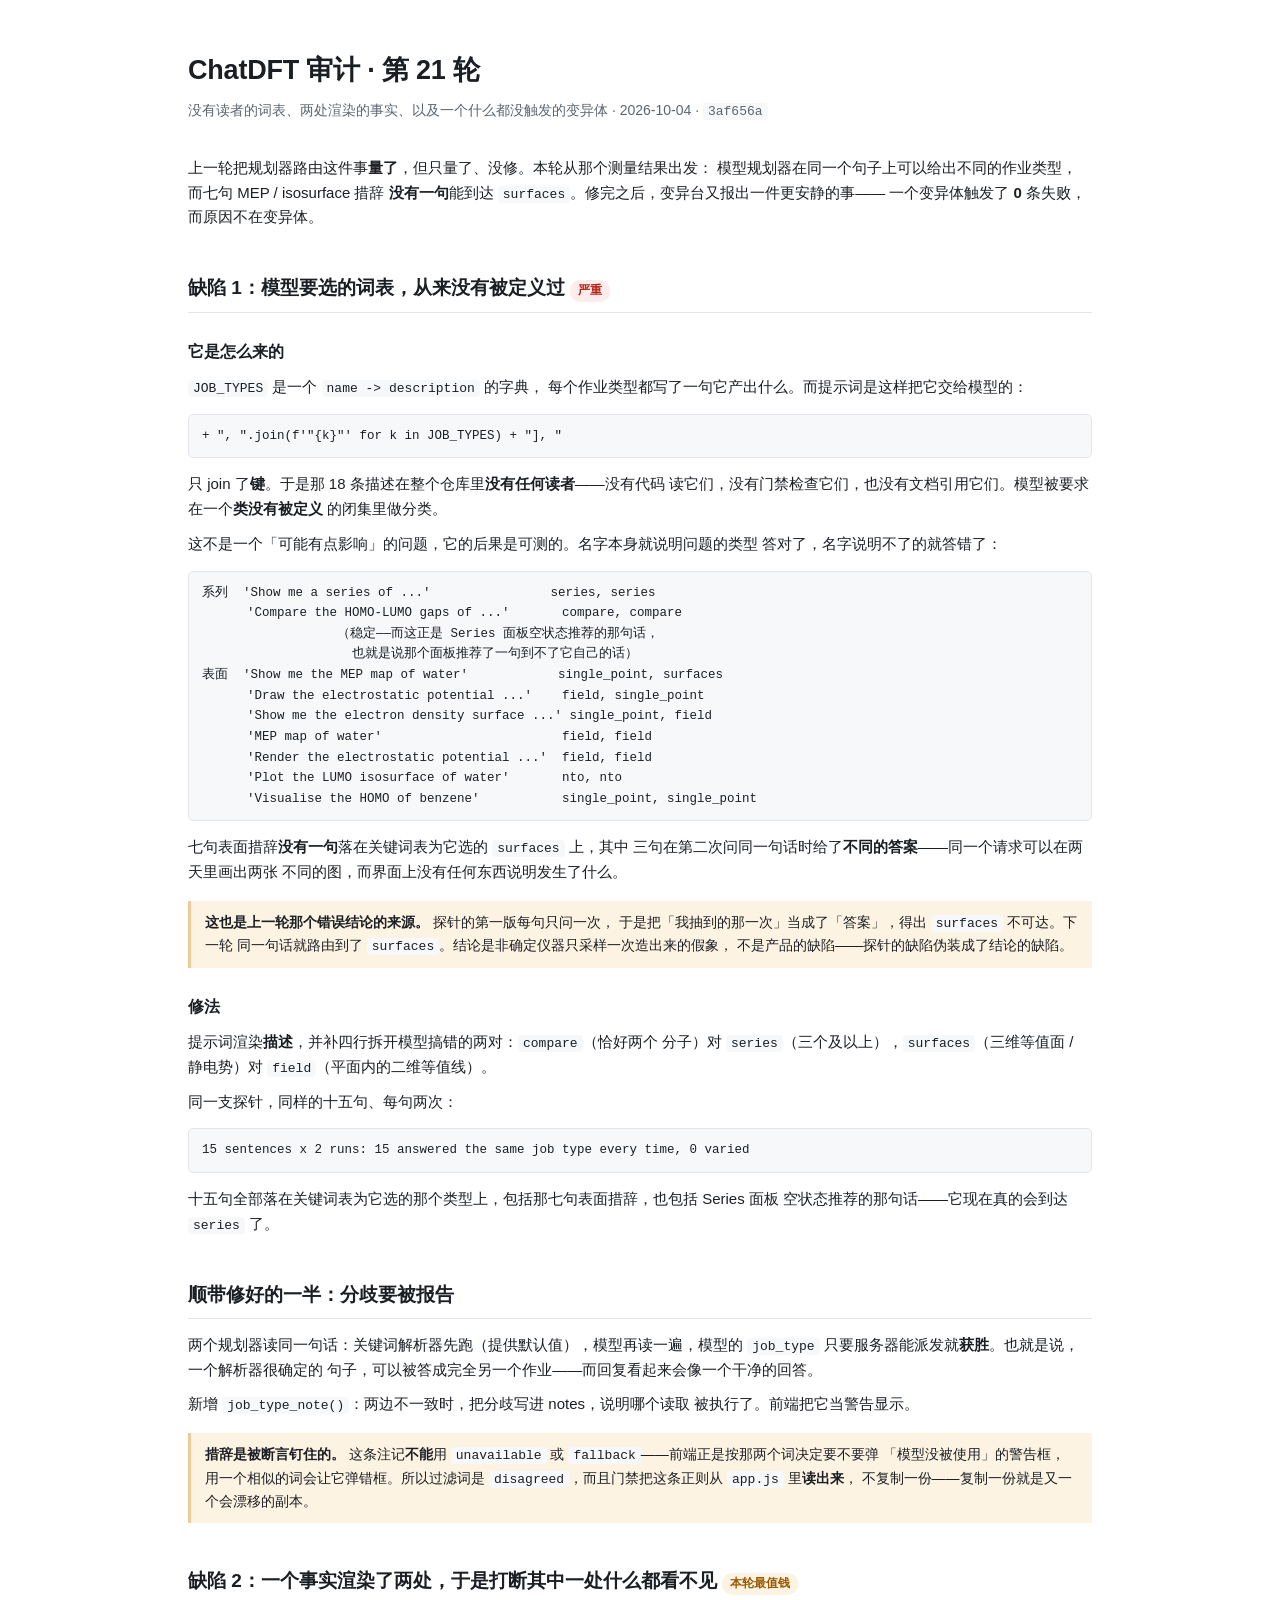
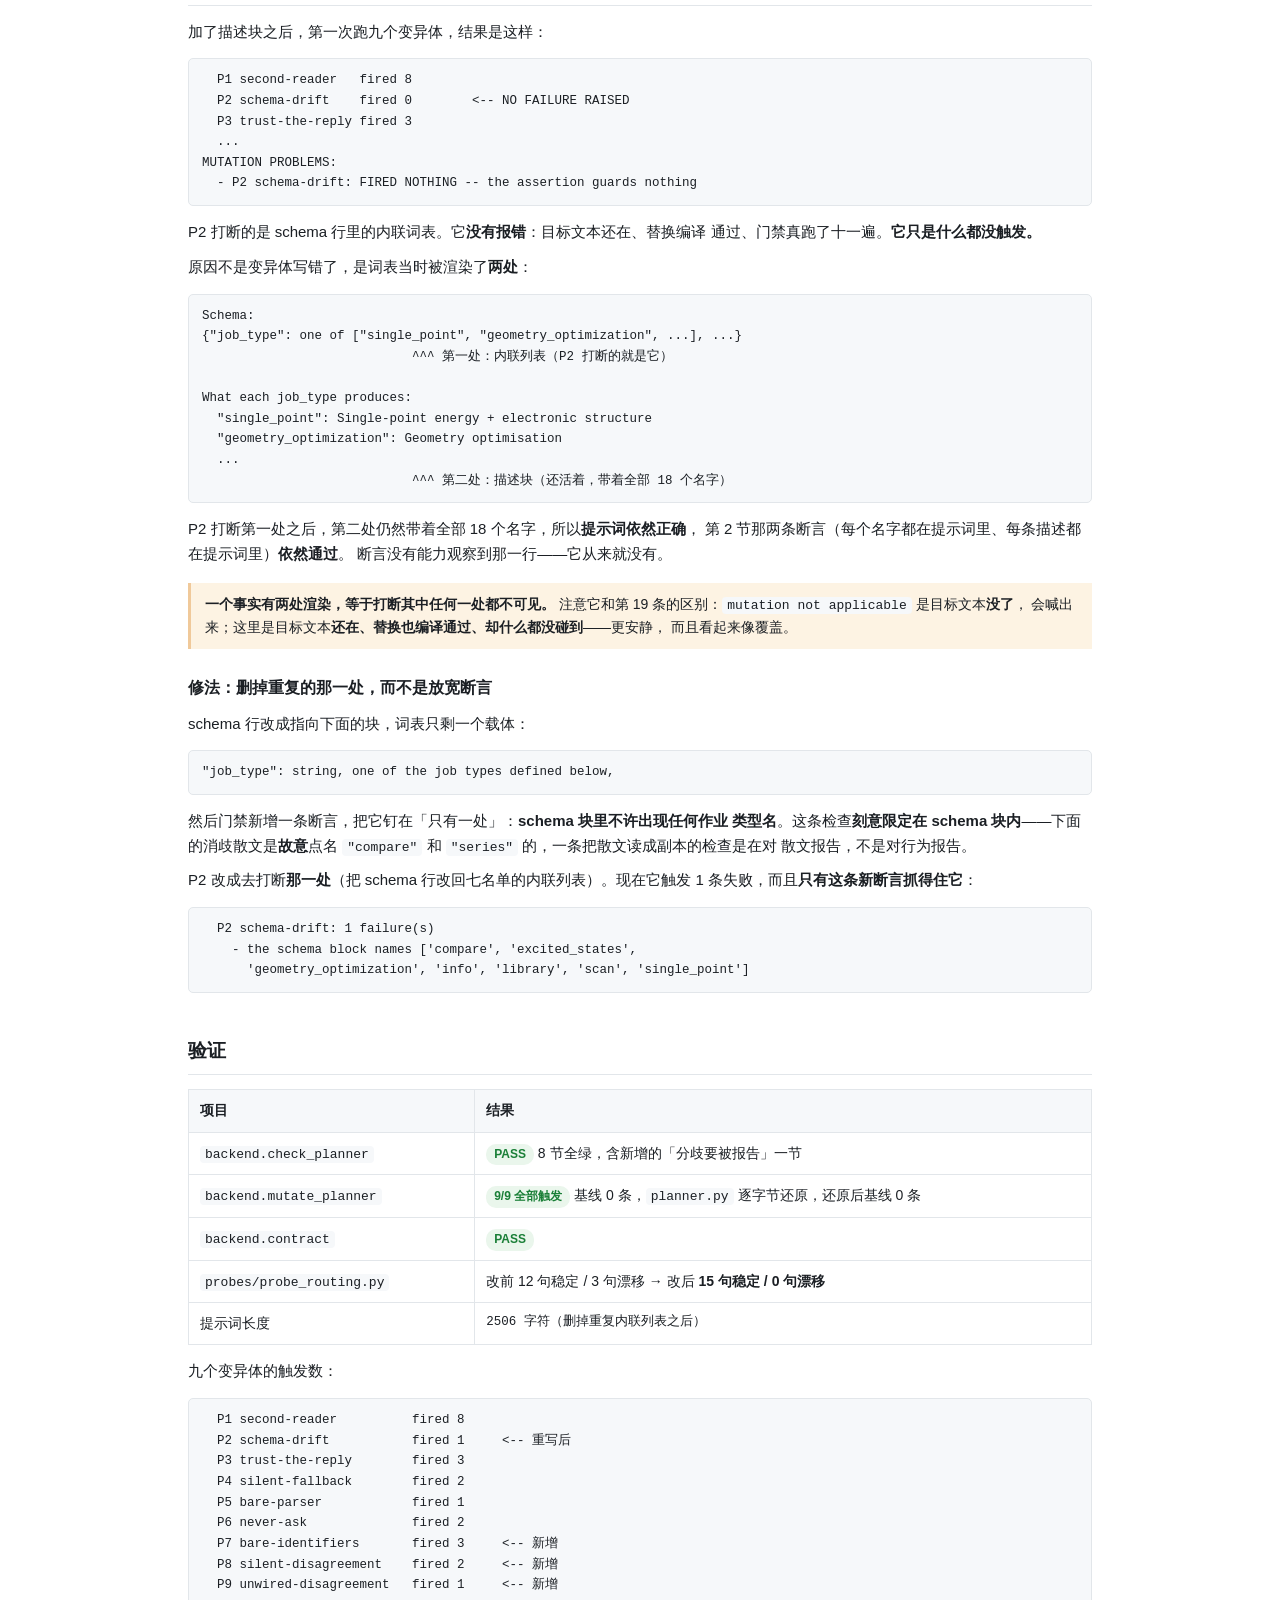
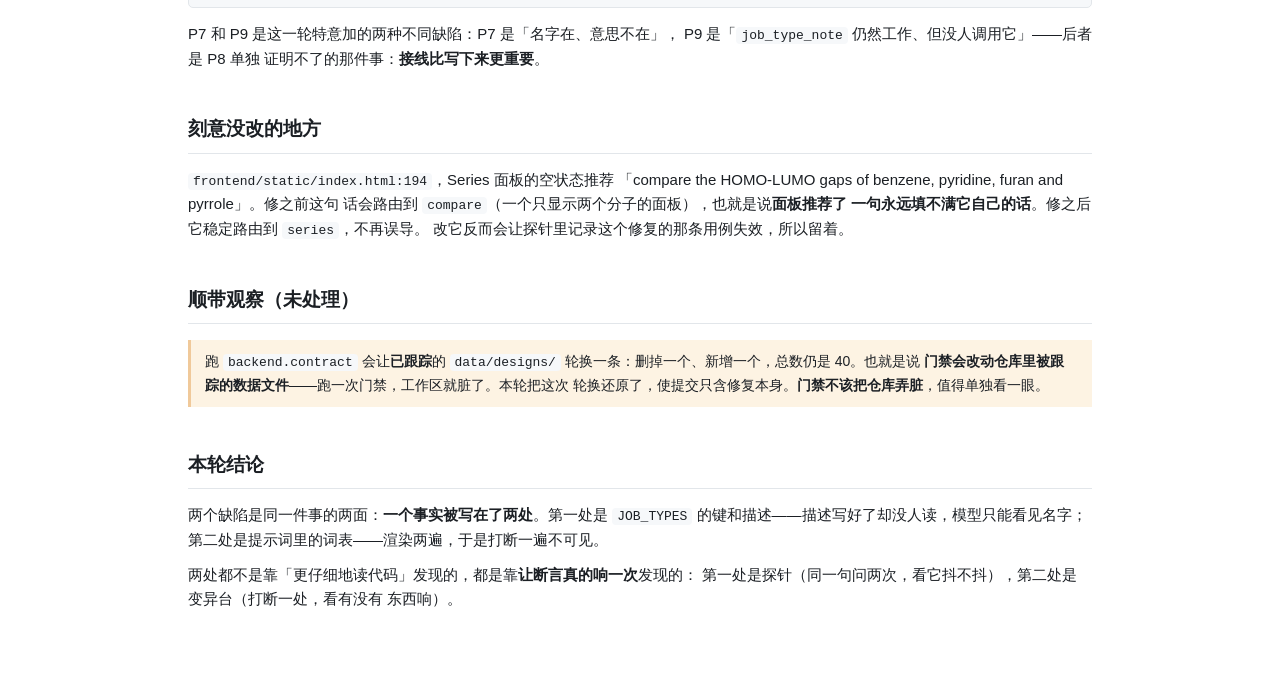
<file: reports/round-21-audit.html>
<!DOCTYPE html>
<html lang="zh-CN">
<head>
<meta charset="utf-8">
<meta name="viewport" content="width=device-width, initial-scale=1">
<title>ChatDFT 审计 · 第 21 轮 — 没有读者的词表、两处渲染的事实、什么都没触发的变异体</title>
<style>
  :root {
    --ink: #1b1f24; --muted: #5b6570; --line: #e2e6ea; --bg: #ffffff;
    --soft: #f6f8fa; --warn: #9a5b00; --warnbg: #fdf3e3;
    --ok: #1a7f37; --okbg: #eaf6ec; --bad: #b42318; --badbg: #fdeceb;
  }
  * { box-sizing: border-box; }
  body { margin: 0; background: var(--bg); color: var(--ink);
    font: 15px/1.65 -apple-system, "Segoe UI", "PingFang SC",
    "Microsoft YaHei", Roboto, sans-serif; }
  main { max-width: 960px; margin: 0 auto; padding: 48px 28px 80px; }
  h1 { font-size: 27px; margin: 0 0 6px; letter-spacing: -.2px; }
  .sub { color: var(--muted); margin: 0 0 34px; font-size: 14px; }
  h2 { font-size: 19px; margin: 42px 0 14px; padding-bottom: 8px;
    border-bottom: 1px solid var(--line); }
  h3 { font-size: 16px; margin: 26px 0 8px; }
  p { margin: 10px 0; }
  code { background: var(--soft); padding: 1px 5px; border-radius: 4px;
    font-family: "SFMono-Regular", Consolas, monospace; font-size: 13px; }
  table { width: 100%; border-collapse: collapse; margin: 14px 0;
    font-size: 14px; }
  th, td { text-align: left; padding: 9px 11px; border: 1px solid var(--line);
    vertical-align: top; }
  th { background: var(--soft); font-weight: 600; }
  td.n { font-family: "SFMono-Regular", Consolas, monospace; font-size: 12.5px;
    white-space: nowrap; }
  .tag { display: inline-block; padding: 1px 8px; border-radius: 10px;
    font-size: 12px; font-weight: 600; }
  .t-ok { background: var(--okbg); color: var(--ok); }
  .t-bad { background: var(--badbg); color: var(--bad); }
  .t-warn { background: var(--warnbg); color: var(--warn); }
  .note { background: var(--warnbg); border-left: 3px solid #f0c99a;
    padding: 10px 14px; margin: 16px 0; font-size: 14px; }
  .quote { font-family: "SFMono-Regular", Consolas, monospace; font-size: 12.5px;
    background: var(--soft); border: 1px solid var(--line); border-radius: 5px;
    padding: 11px 13px; margin: 14px 0; white-space: pre; overflow-x: auto; }
  ul, ol { padding-left: 24px; }
  li { margin: 5px 0; }
</style>
</head>
<body>
<main>

<h1>ChatDFT 审计 · 第 21 轮</h1>
<p class="sub">没有读者的词表、两处渲染的事实、以及一个什么都没触发的变异体 ·
2026-10-04 · <code>3af656a</code></p>

<p>上一轮把规划器路由这件事<b>量了</b>，但只量了、没修。本轮从那个测量结果出发：
模型规划器在同一个句子上可以给出不同的作业类型，而七句 MEP / isosurface 措辞
<b>没有一句</b>能到达 <code>surfaces</code>。修完之后，变异台又报出一件更安静的事——
一个变异体触发了 <b>0</b> 条失败，而原因不在变异体。</p>

<h2>缺陷 1：模型要选的词表，从来没有被定义过 <span class="tag t-bad">严重</span></h2>

<h3>它是怎么来的</h3>

<p><code>JOB_TYPES</code> 是一个 <code>name -&gt; description</code> 的字典，
每个作业类型都写了一句它产出什么。而提示词是这样把它交给模型的：</p>

<div class="quote">+ ", ".join(f'"{k}"' for k in JOB_TYPES) + "], "</div>

<p>只 join 了<b>键</b>。于是那 18 条描述在整个仓库里<b>没有任何读者</b>——没有代码
读它们，没有门禁检查它们，也没有文档引用它们。模型被要求在一个<b>类没有被定义</b>
的闭集里做分类。</p>

<p>这不是一个「可能有点影响」的问题，它的后果是可测的。名字本身就说明问题的类型
答对了，名字说明不了的就答错了：</p>

<div class="quote">系列  'Show me a series of ...'                series, series
      'Compare the HOMO-LUMO gaps of ...'       compare, compare
                  （稳定——而这正是 Series 面板空状态推荐的那句话，
                    也就是说那个面板推荐了一句到不了它自己的话）
表面  'Show me the MEP map of water'            single_point, surfaces
      'Draw the electrostatic potential ...'    field, single_point
      'Show me the electron density surface ...' single_point, field
      'MEP map of water'                        field, field
      'Render the electrostatic potential ...'  field, field
      'Plot the LUMO isosurface of water'       nto, nto
      'Visualise the HOMO of benzene'           single_point, single_point</div>

<p>七句表面措辞<b>没有一句</b>落在关键词表为它选的 <code>surfaces</code> 上，其中
三句在第二次问同一句话时给了<b>不同的答案</b>——同一个请求可以在两天里画出两张
不同的图，而界面上没有任何东西说明发生了什么。</p>

<div class="note"><b>这也是上一轮那个错误结论的来源。</b> 探针的第一版每句只问一次，
于是把「我抽到的那一次」当成了「答案」，得出 <code>surfaces</code> 不可达。下一轮
同一句话就路由到了 <code>surfaces</code>。结论是非确定仪器只采样一次造出来的假象，
不是产品的缺陷——探针的缺陷伪装成了结论的缺陷。</div>

<h3>修法</h3>

<p>提示词渲染<b>描述</b>，并补四行拆开模型搞错的两对：<code>compare</code>（恰好两个
分子）对 <code>series</code>（三个及以上），<code>surfaces</code>（三维等值面 /
静电势）对 <code>field</code>（平面内的二维等值线）。</p>

<p>同一支探针，同样的十五句、每句两次：</p>

<div class="quote">15 sentences x 2 runs: 15 answered the same job type every time, 0 varied</div>

<p>十五句全部落在关键词表为它选的那个类型上，包括那七句表面措辞，也包括 Series 面板
空状态推荐的那句话——它现在真的会到达 <code>series</code> 了。</p>

<h2>顺带修好的一半：分歧要被报告</h2>

<p>两个规划器读同一句话：关键词解析器先跑（提供默认值），模型再读一遍，模型的
<code>job_type</code> 只要服务器能派发就<b>获胜</b>。也就是说，一个解析器很确定的
句子，可以被答成完全另一个作业——而回复看起来会像一个干净的回答。</p>

<p>新增 <code>job_type_note()</code>：两边不一致时，把分歧写进 notes，说明哪个读取
被执行了。前端把它当警告显示。</p>

<div class="note"><b>措辞是被断言钉住的。</b> 这条注记<b>不能</b>用
<code>unavailable</code> 或 <code>fallback</code>——前端正是按那两个词决定要不要弹
「模型没被使用」的警告框，用一个相似的词会让它弹错框。所以过滤词是
<code>disagreed</code>，而且门禁把这条正则从 <code>app.js</code> 里<b>读出来</b>，
不复制一份——复制一份就是又一个会漂移的副本。</div>

<h2>缺陷 2：一个事实渲染了两处，于是打断其中一处什么都看不见 <span class="tag t-warn">本轮最值钱</span></h2>

<p>加了描述块之后，第一次跑九个变异体，结果是这样：</p>

<div class="quote">  P1 second-reader   fired 8
  P2 schema-drift    fired 0        &lt;-- NO FAILURE RAISED
  P3 trust-the-reply fired 3
  ...
MUTATION PROBLEMS:
  - P2 schema-drift: FIRED NOTHING -- the assertion guards nothing</div>

<p>P2 打断的是 schema 行里的内联词表。它<b>没有报错</b>：目标文本还在、替换编译
通过、门禁真跑了十一遍。<b>它只是什么都没触发。</b></p>

<p>原因不是变异体写错了，是词表当时被渲染了<b>两处</b>：</p>

<div class="quote">Schema:
{"job_type": one of ["single_point", "geometry_optimization", ...], ...}
                            ^^^ 第一处：内联列表（P2 打断的就是它）

What each job_type produces:
  "single_point": Single-point energy + electronic structure
  "geometry_optimization": Geometry optimisation
  ...
                            ^^^ 第二处：描述块（还活着，带着全部 18 个名字）</div>

<p>P2 打断第一处之后，第二处仍然带着全部 18 个名字，所以<b>提示词依然正确</b>，
第 2 节那两条断言（每个名字都在提示词里、每条描述都在提示词里）<b>依然通过</b>。
断言没有能力观察到那一行——它从来就没有。</p>

<div class="note"><b>一个事实有两处渲染，等于打断其中任何一处都不可见。</b>
注意它和第 19 条的区别：<code>mutation not applicable</code> 是目标文本<b>没了</b>，
会喊出来；这里是目标文本<b>还在、替换也编译通过、却什么都没碰到</b>——更安静，
而且看起来像覆盖。</div>

<h3>修法：删掉重复的那一处，而不是放宽断言</h3>

<p>schema 行改成指向下面的块，词表只剩一个载体：</p>

<div class="quote">"job_type": string, one of the job types defined below,</div>

<p>然后门禁新增一条断言，把它钉在「只有一处」：<b>schema 块里不许出现任何作业
类型名</b>。这条检查<b>刻意限定在 schema 块内</b>——下面的消歧散文是<b>故意</b>点名
<code>"compare"</code> 和 <code>"series"</code> 的，一条把散文读成副本的检查是在对
散文报告，不是对行为报告。</p>

<p>P2 改成去打断<b>那一处</b>（把 schema 行改回七名单的内联列表）。现在它触发
1 条失败，而且<b>只有这条新断言抓得住它</b>：</p>

<div class="quote">  P2 schema-drift: 1 failure(s)
    - the schema block names ['compare', 'excited_states',
      'geometry_optimization', 'info', 'library', 'scan', 'single_point']</div>

<h2>验证</h2>

<table>
<tr><th>项目</th><th>结果</th></tr>
<tr><td><code>backend.check_planner</code></td>
    <td><span class="tag t-ok">PASS</span> 8 节全绿，含新增的「分歧要被报告」一节</td></tr>
<tr><td><code>backend.mutate_planner</code></td>
    <td><span class="tag t-ok">9/9 全部触发</span> 基线 0 条，<code>planner.py</code>
    逐字节还原，还原后基线 0 条</td></tr>
<tr><td><code>backend.contract</code></td>
    <td><span class="tag t-ok">PASS</span></td></tr>
<tr><td><code>probes/probe_routing.py</code></td>
    <td>改前 12 句稳定 / 3 句漂移 → 改后 <b>15 句稳定 / 0 句漂移</b></td></tr>
<tr><td>提示词长度</td><td class="n">2506 字符（删掉重复内联列表之后）</td></tr>
</table>

<p>九个变异体的触发数：</p>

<div class="quote">  P1 second-reader          fired 8
  P2 schema-drift           fired 1     &lt;-- 重写后
  P3 trust-the-reply        fired 3
  P4 silent-fallback        fired 2
  P5 bare-parser            fired 1
  P6 never-ask              fired 2
  P7 bare-identifiers       fired 3     &lt;-- 新增
  P8 silent-disagreement    fired 2     &lt;-- 新增
  P9 unwired-disagreement   fired 1     &lt;-- 新增</div>

<p>P7 和 P9 是这一轮特意加的两种不同缺陷：P7 是「名字在、意思不在」，
P9 是「<code>job_type_note</code> 仍然工作、但没人调用它」——后者是 P8 单独
证明不了的那件事：<b>接线比写下来更重要</b>。</p>

<h2>刻意没改的地方</h2>

<p><code>frontend/static/index.html:194</code>，Series 面板的空状态推荐
「compare the HOMO-LUMO gaps of benzene, pyridine, furan and pyrrole」。修之前这句
话会路由到 <code>compare</code>（一个只显示两个分子的面板），也就是说<b>面板推荐了
一句永远填不满它自己的话</b>。修之后它稳定路由到 <code>series</code>，不再误导。
改它反而会让探针里记录这个修复的那条用例失效，所以留着。</p>

<h2>顺带观察（未处理）</h2>

<div class="note">跑 <code>backend.contract</code> 会让<b>已跟踪</b>的
<code>data/designs/</code> 轮换一条：删掉一个、新增一个，总数仍是 40。也就是说
<b>门禁会改动仓库里被跟踪的数据文件</b>——跑一次门禁，工作区就脏了。本轮把这次
轮换还原了，使提交只含修复本身。<b>门禁不该把仓库弄脏</b>，值得单独看一眼。</div>

<h2>本轮结论</h2>

<p>两个缺陷是同一件事的两面：<b>一个事实被写在了两处</b>。第一处是
<code>JOB_TYPES</code> 的键和描述——描述写好了却没人读，模型只能看见名字；
第二处是提示词里的词表——渲染两遍，于是打断一遍不可见。</p>

<p>两处都不是靠「更仔细地读代码」发现的，都是靠<b>让断言真的响一次</b>发现的：
第一处是探针（同一句问两次，看它抖不抖），第二处是变异台（打断一处，看有没有
东西响）。</p>

</main>
</body>
</html>
</file>
